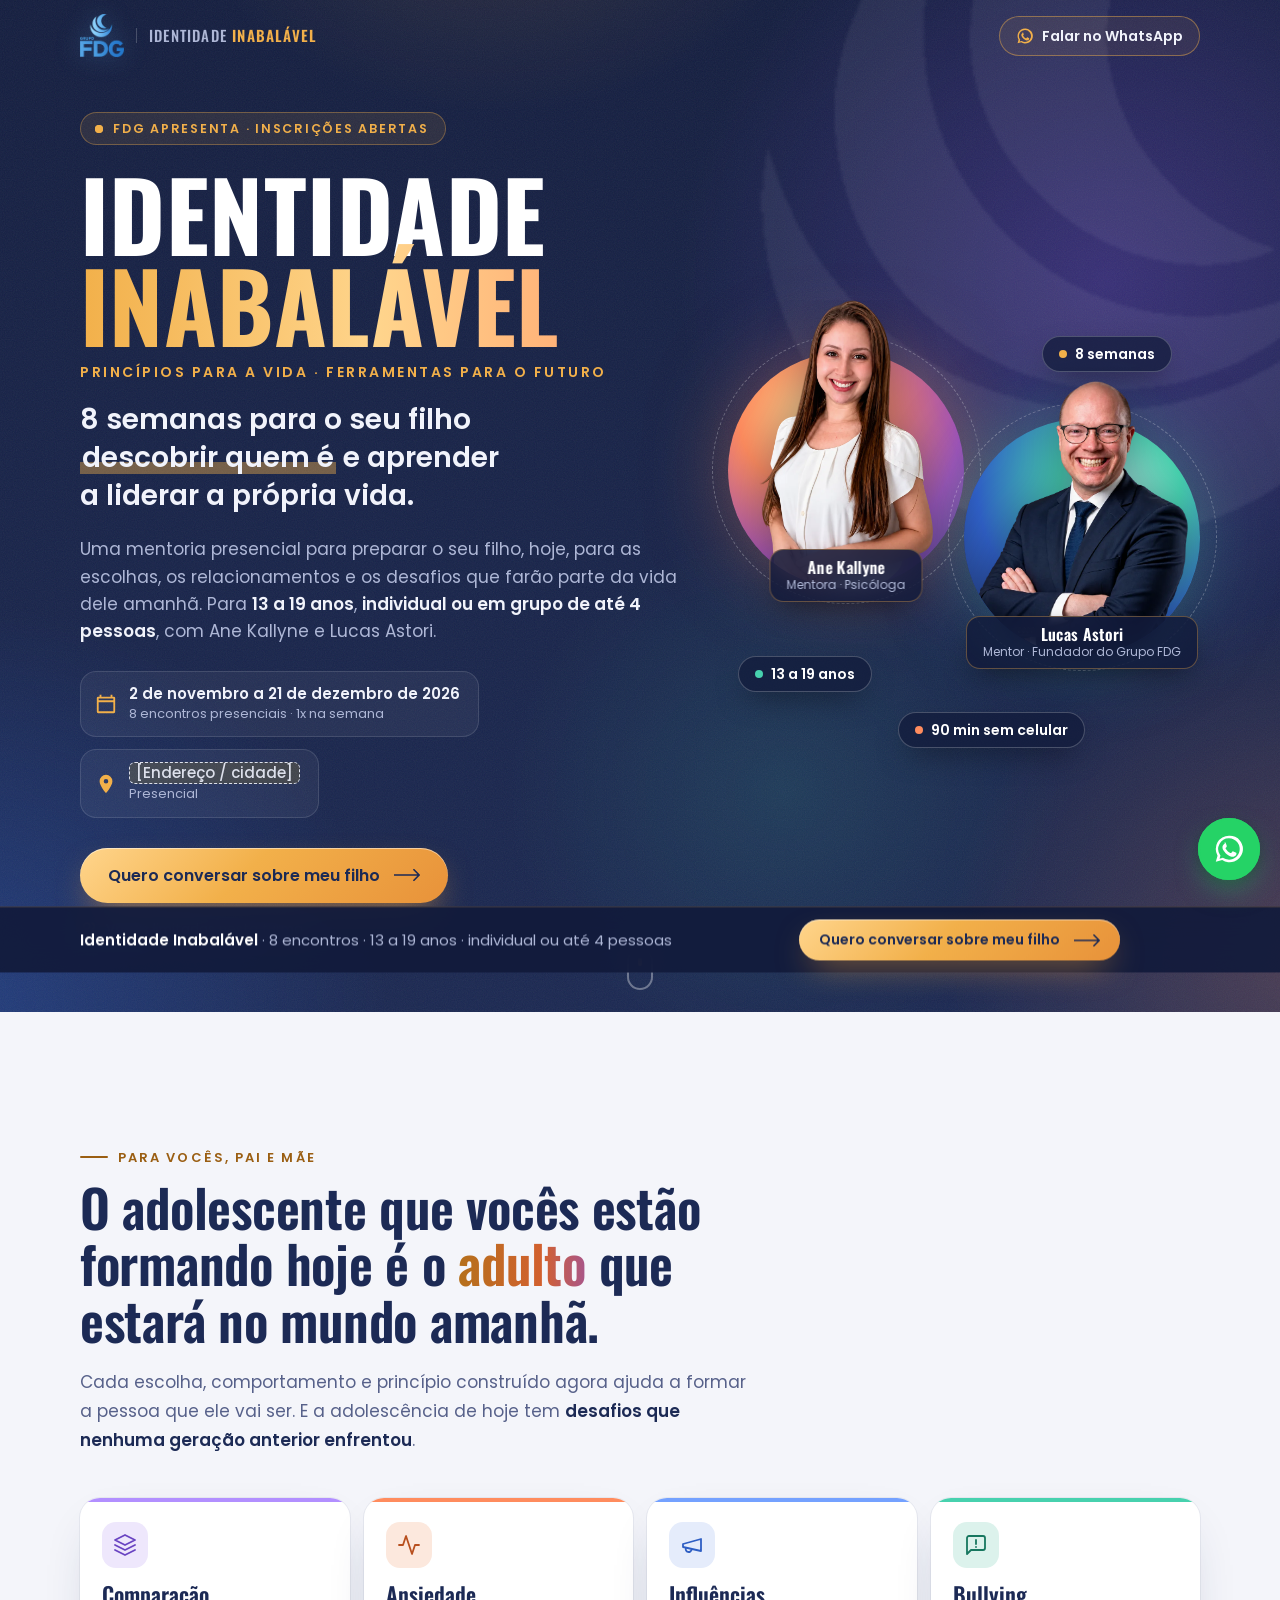
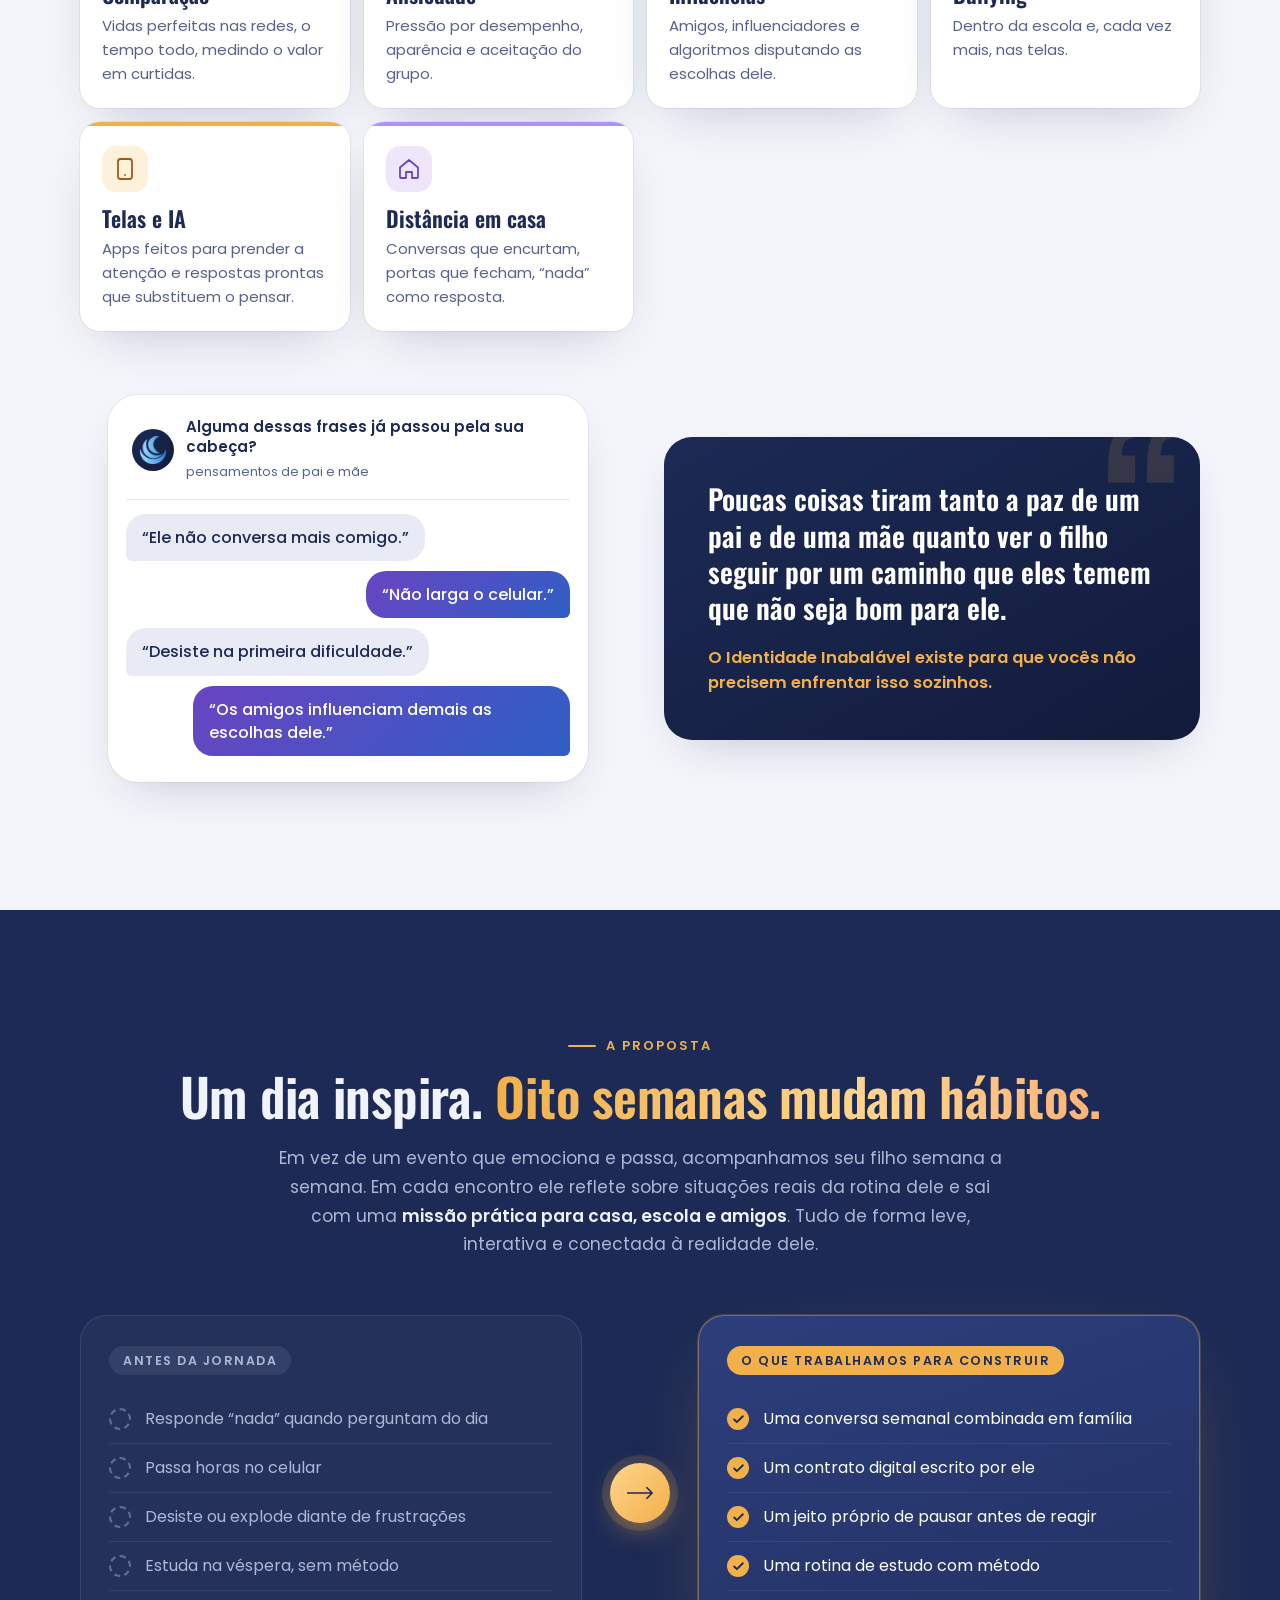
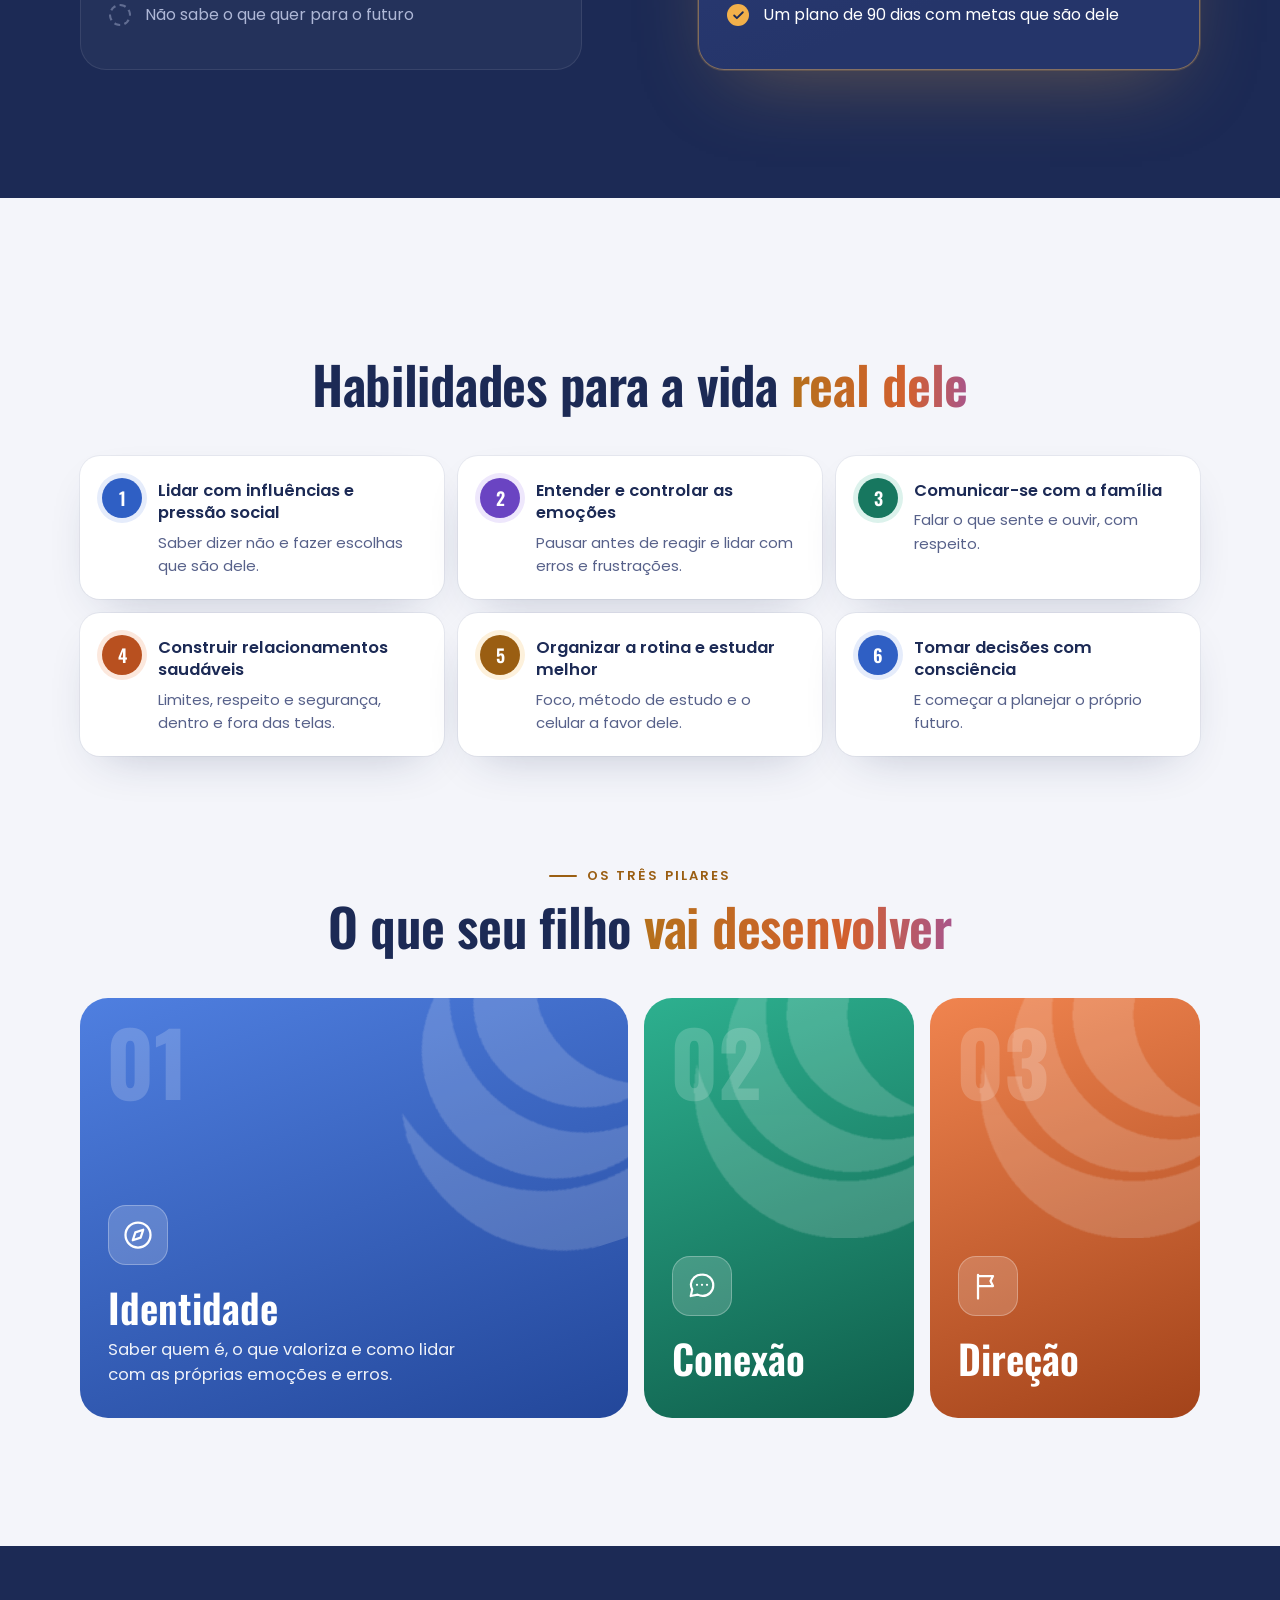
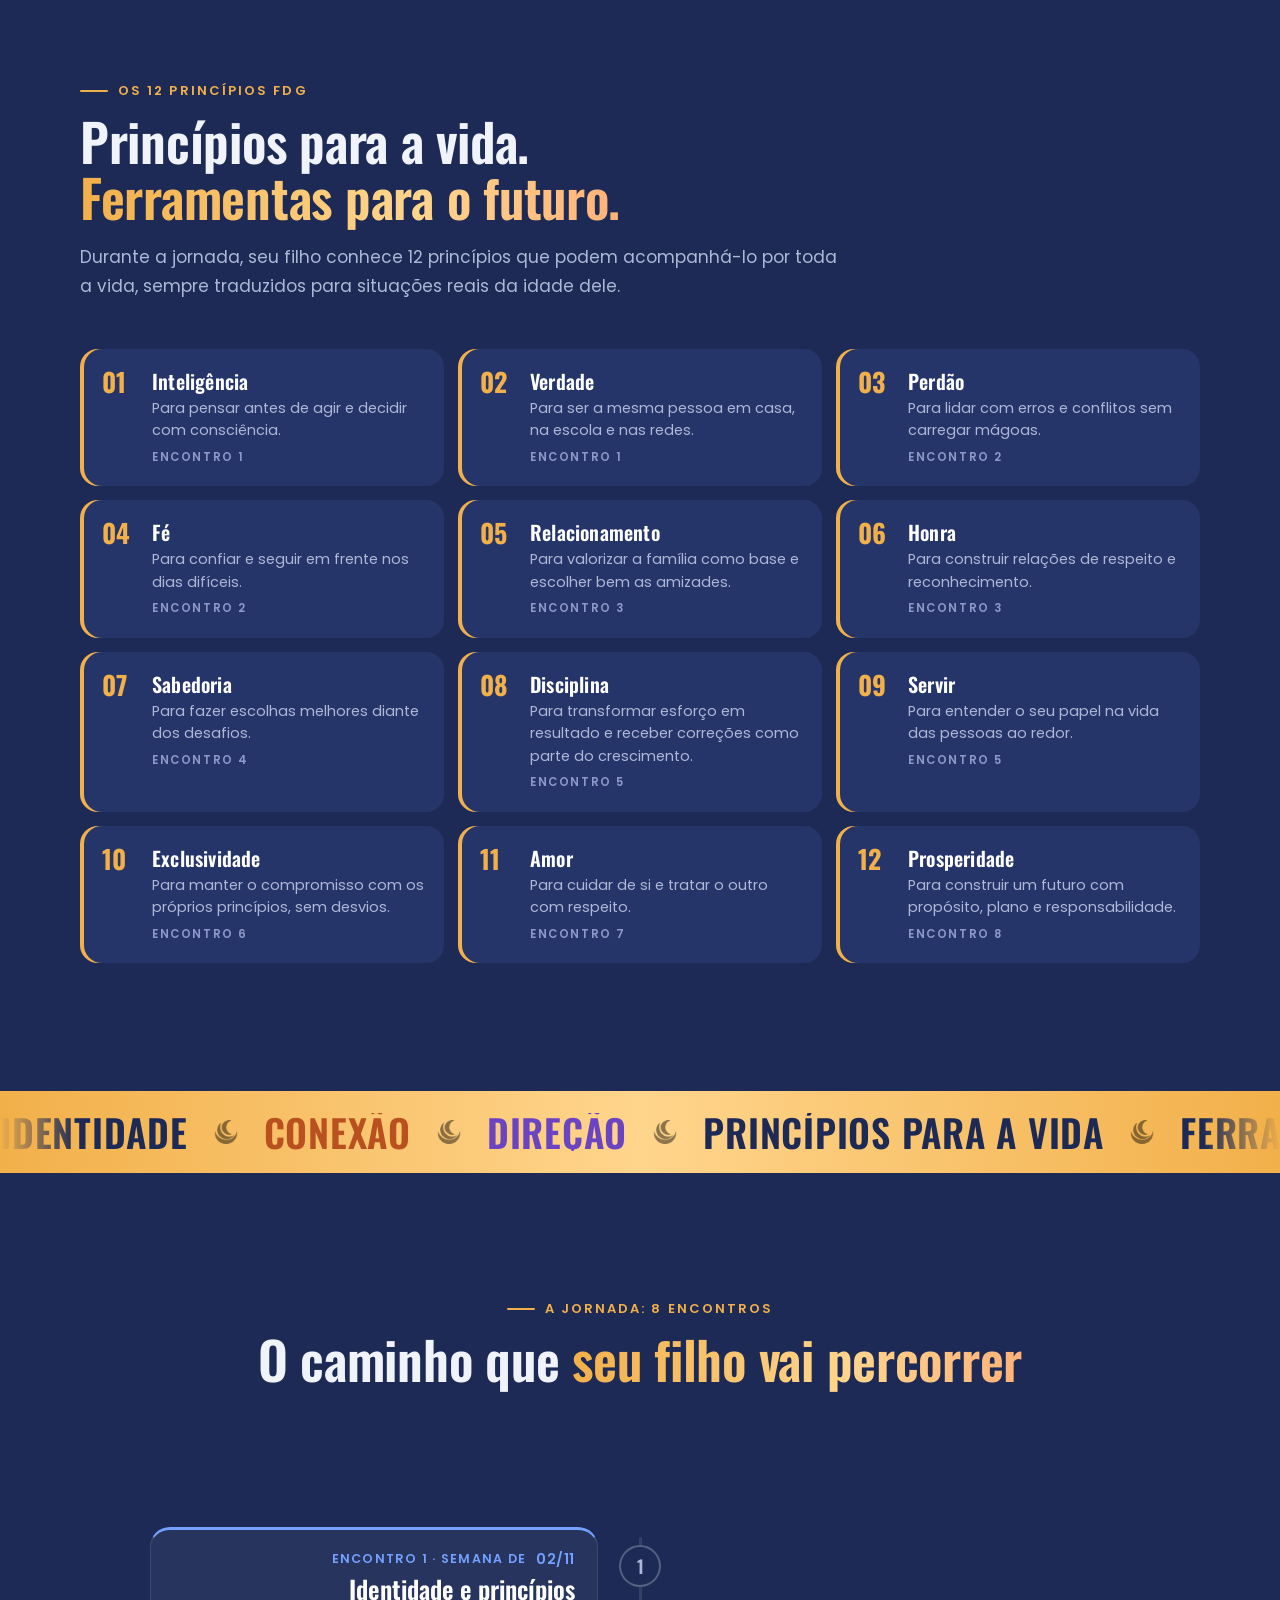
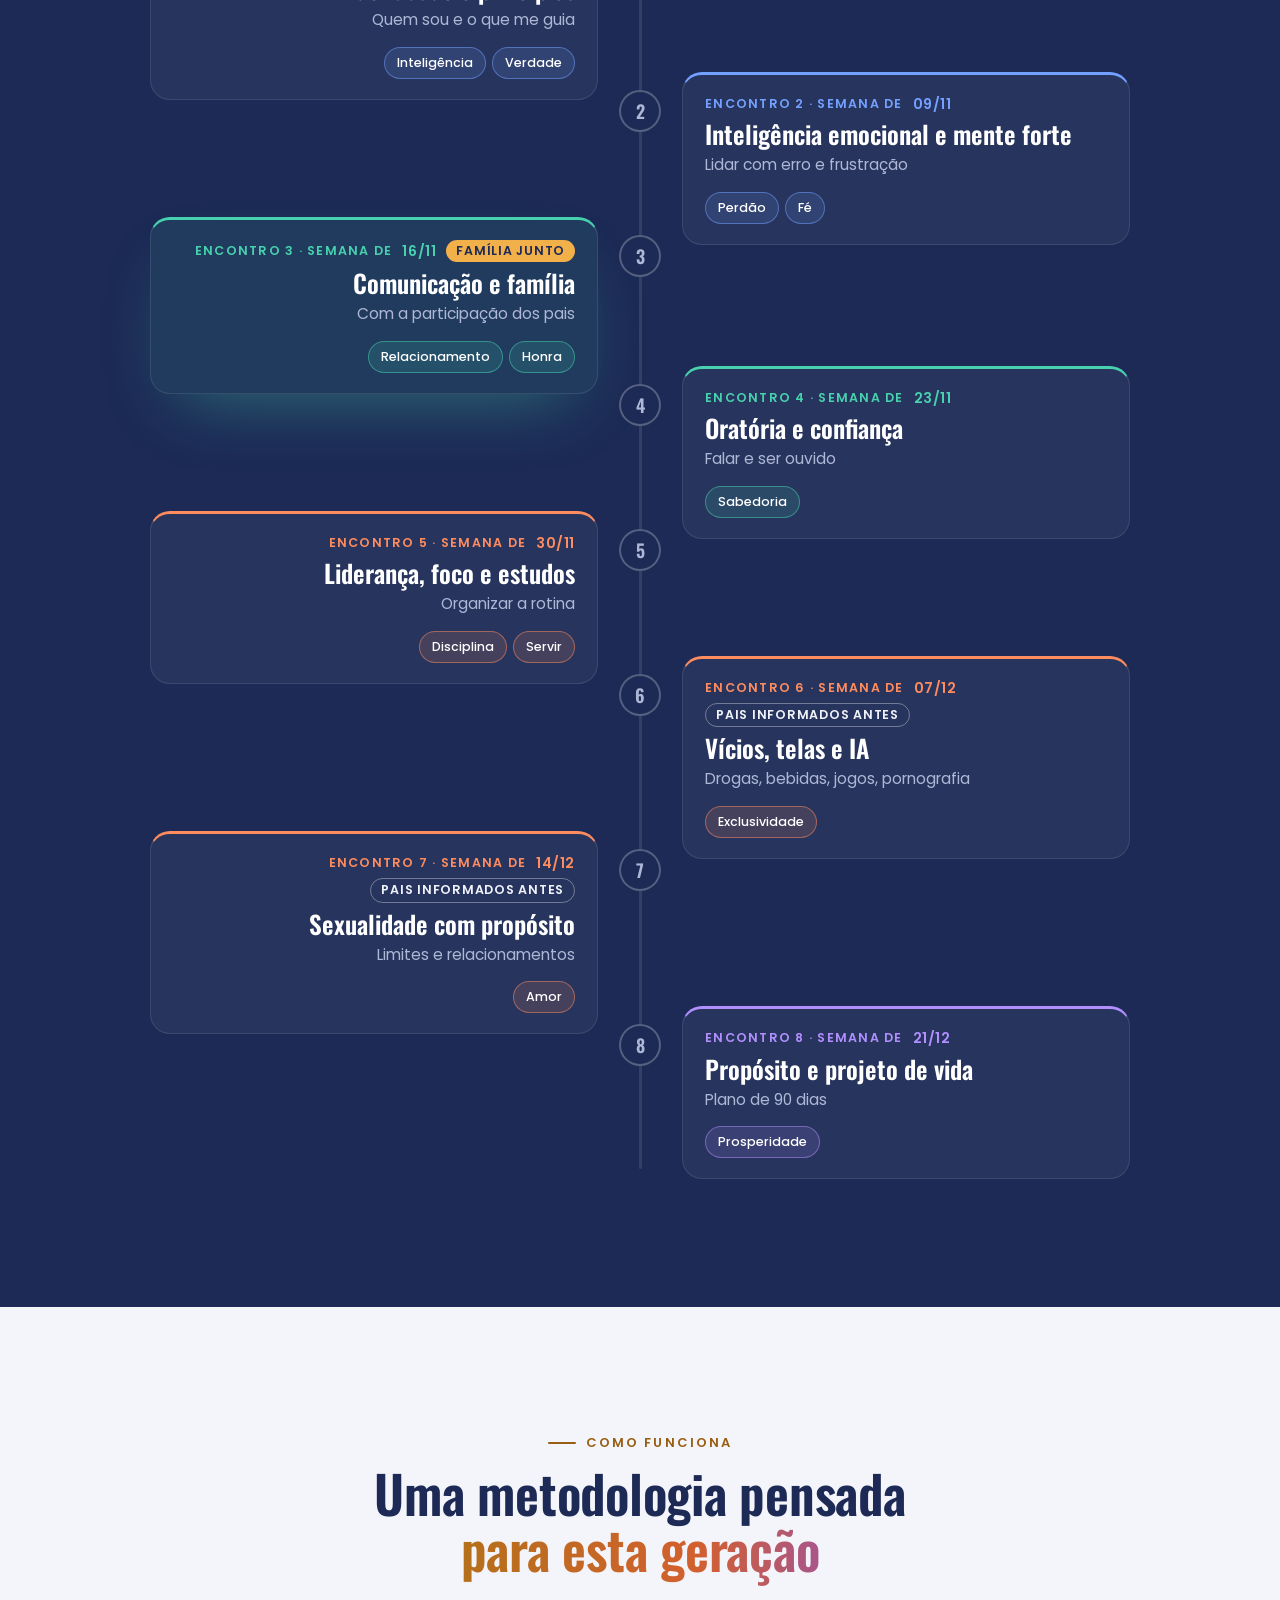
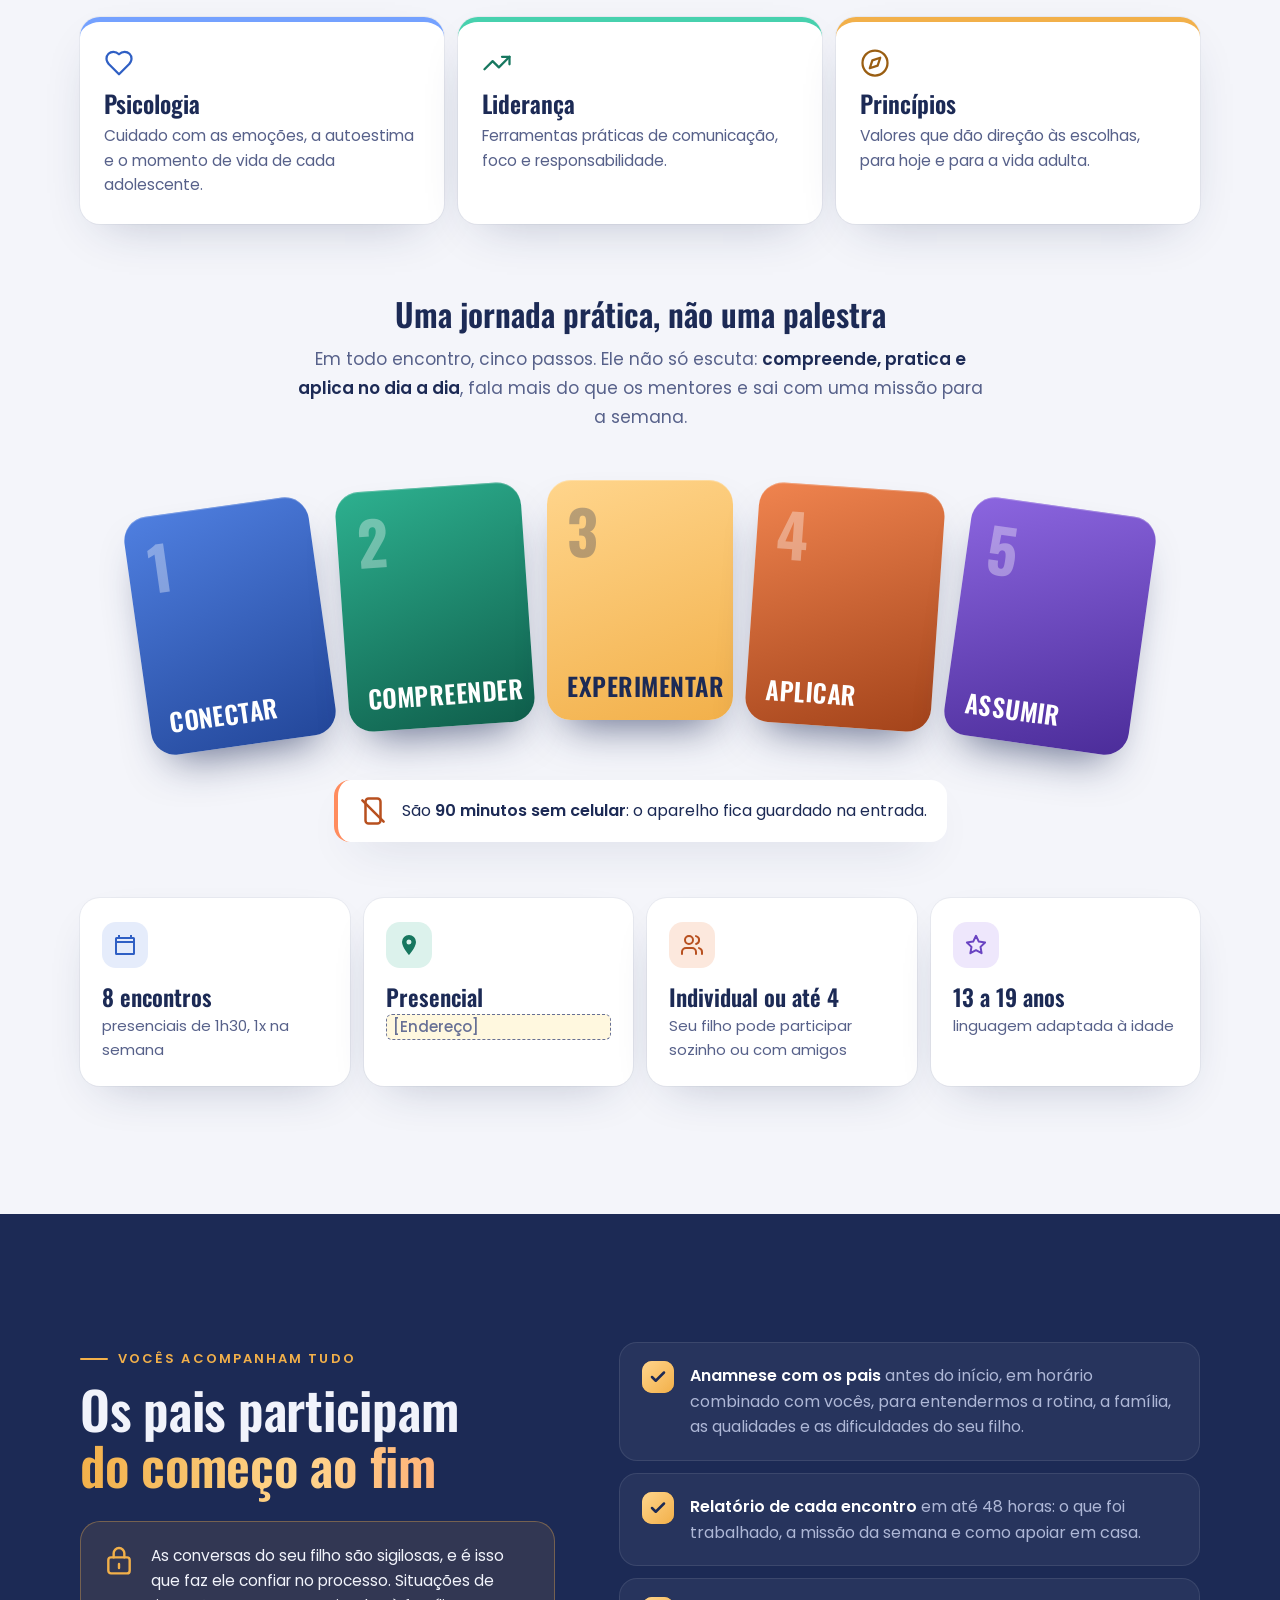
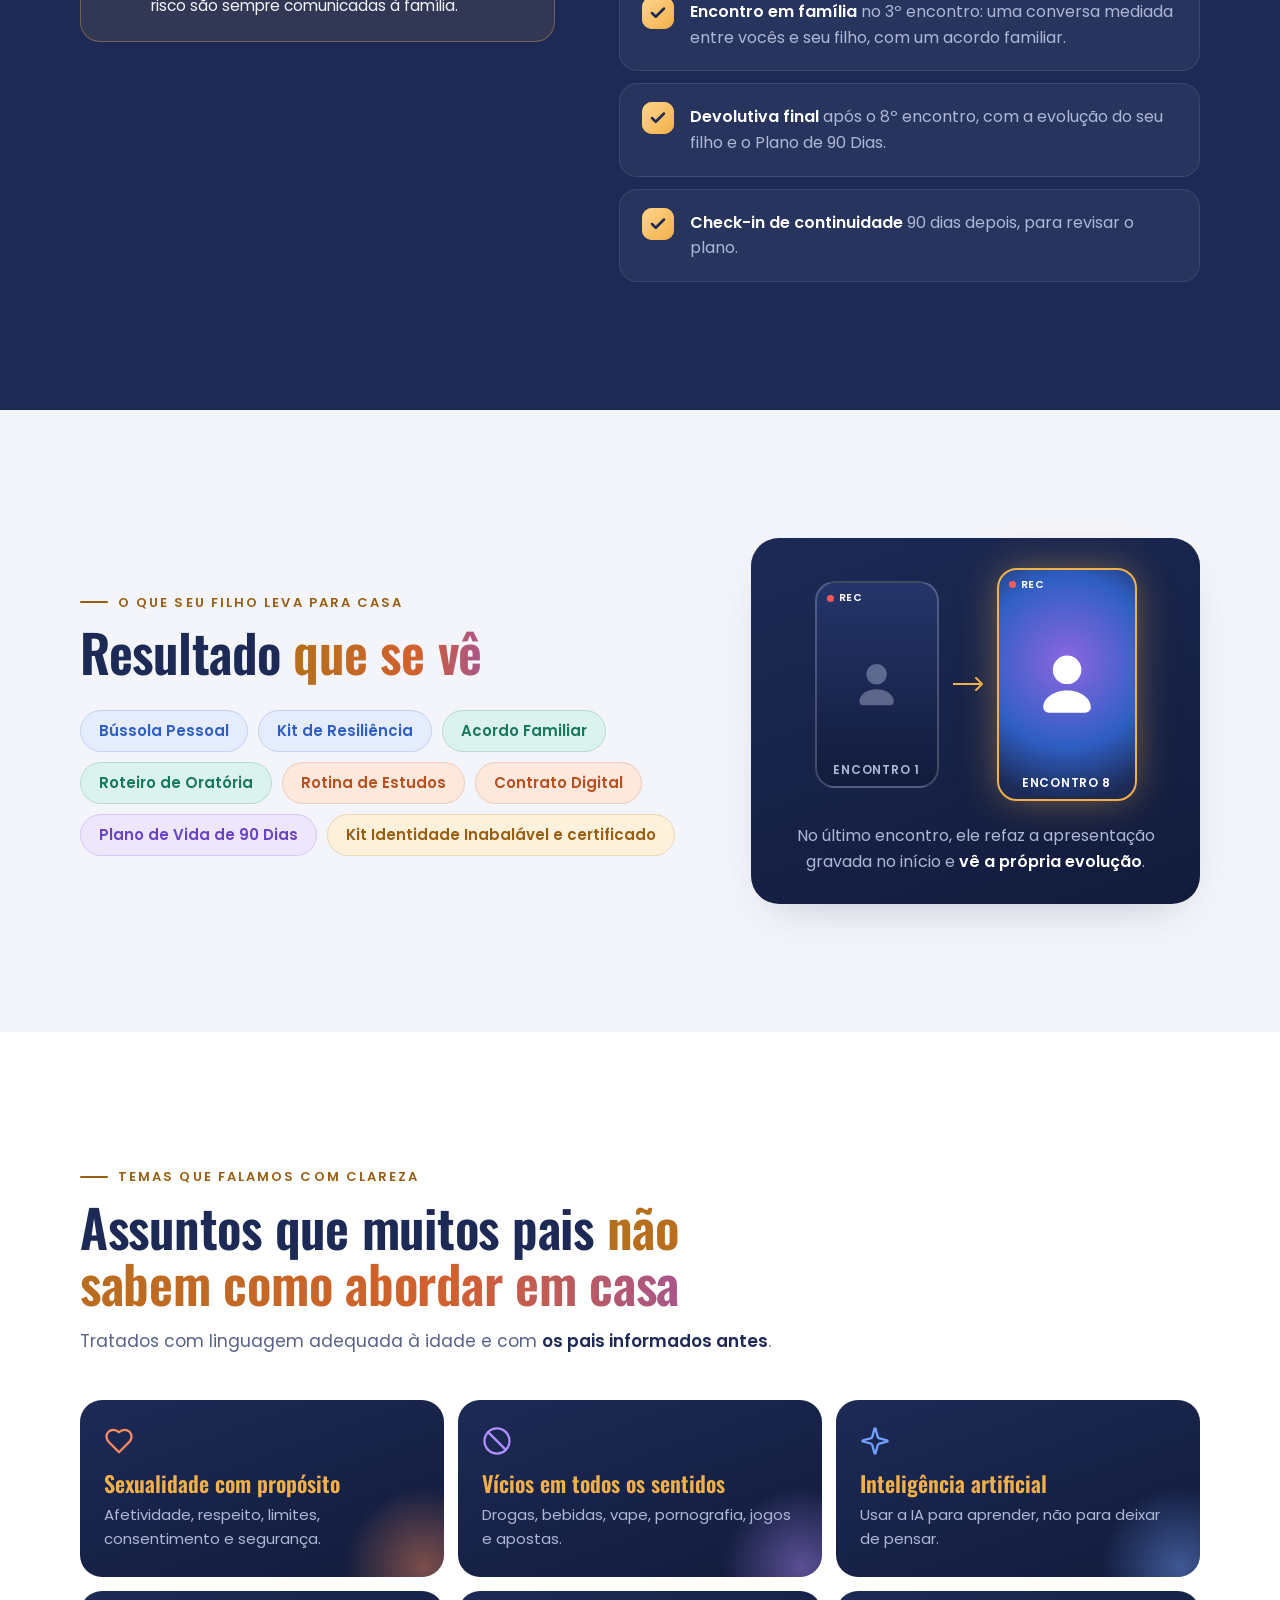
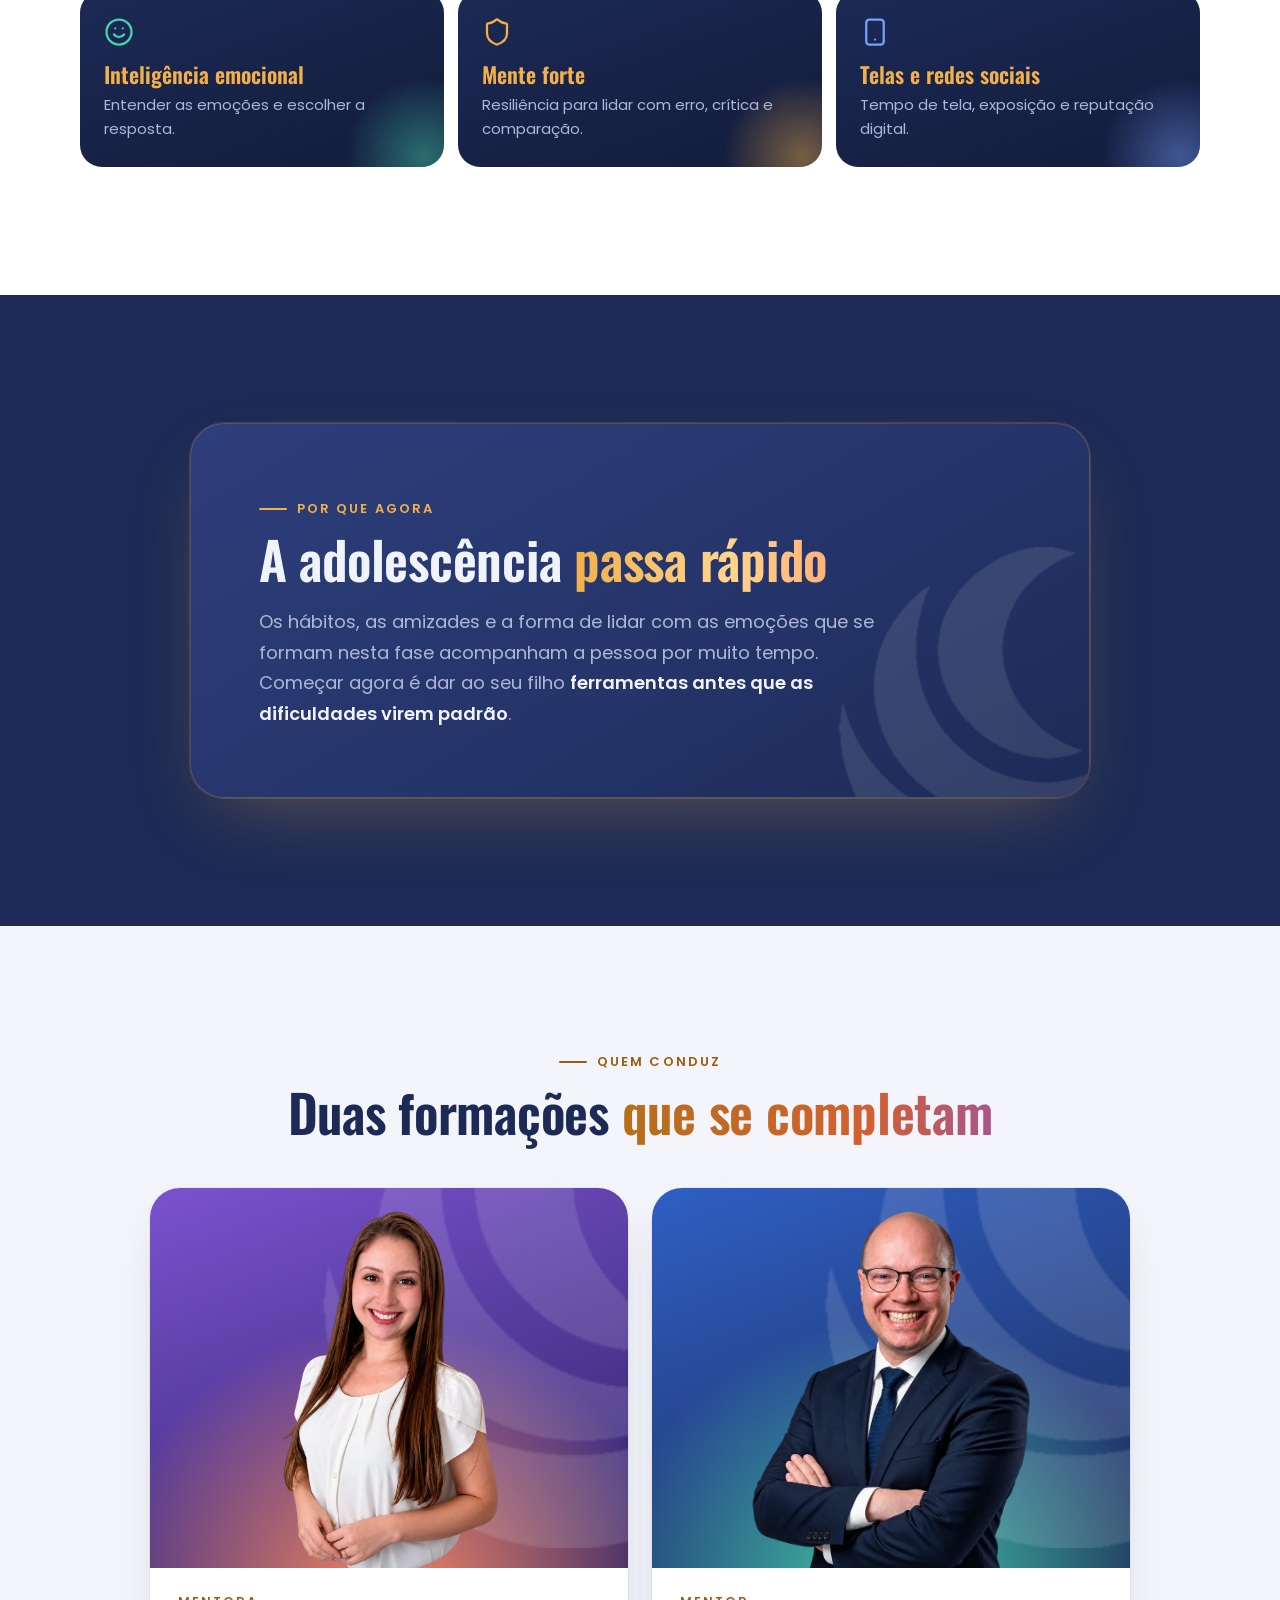
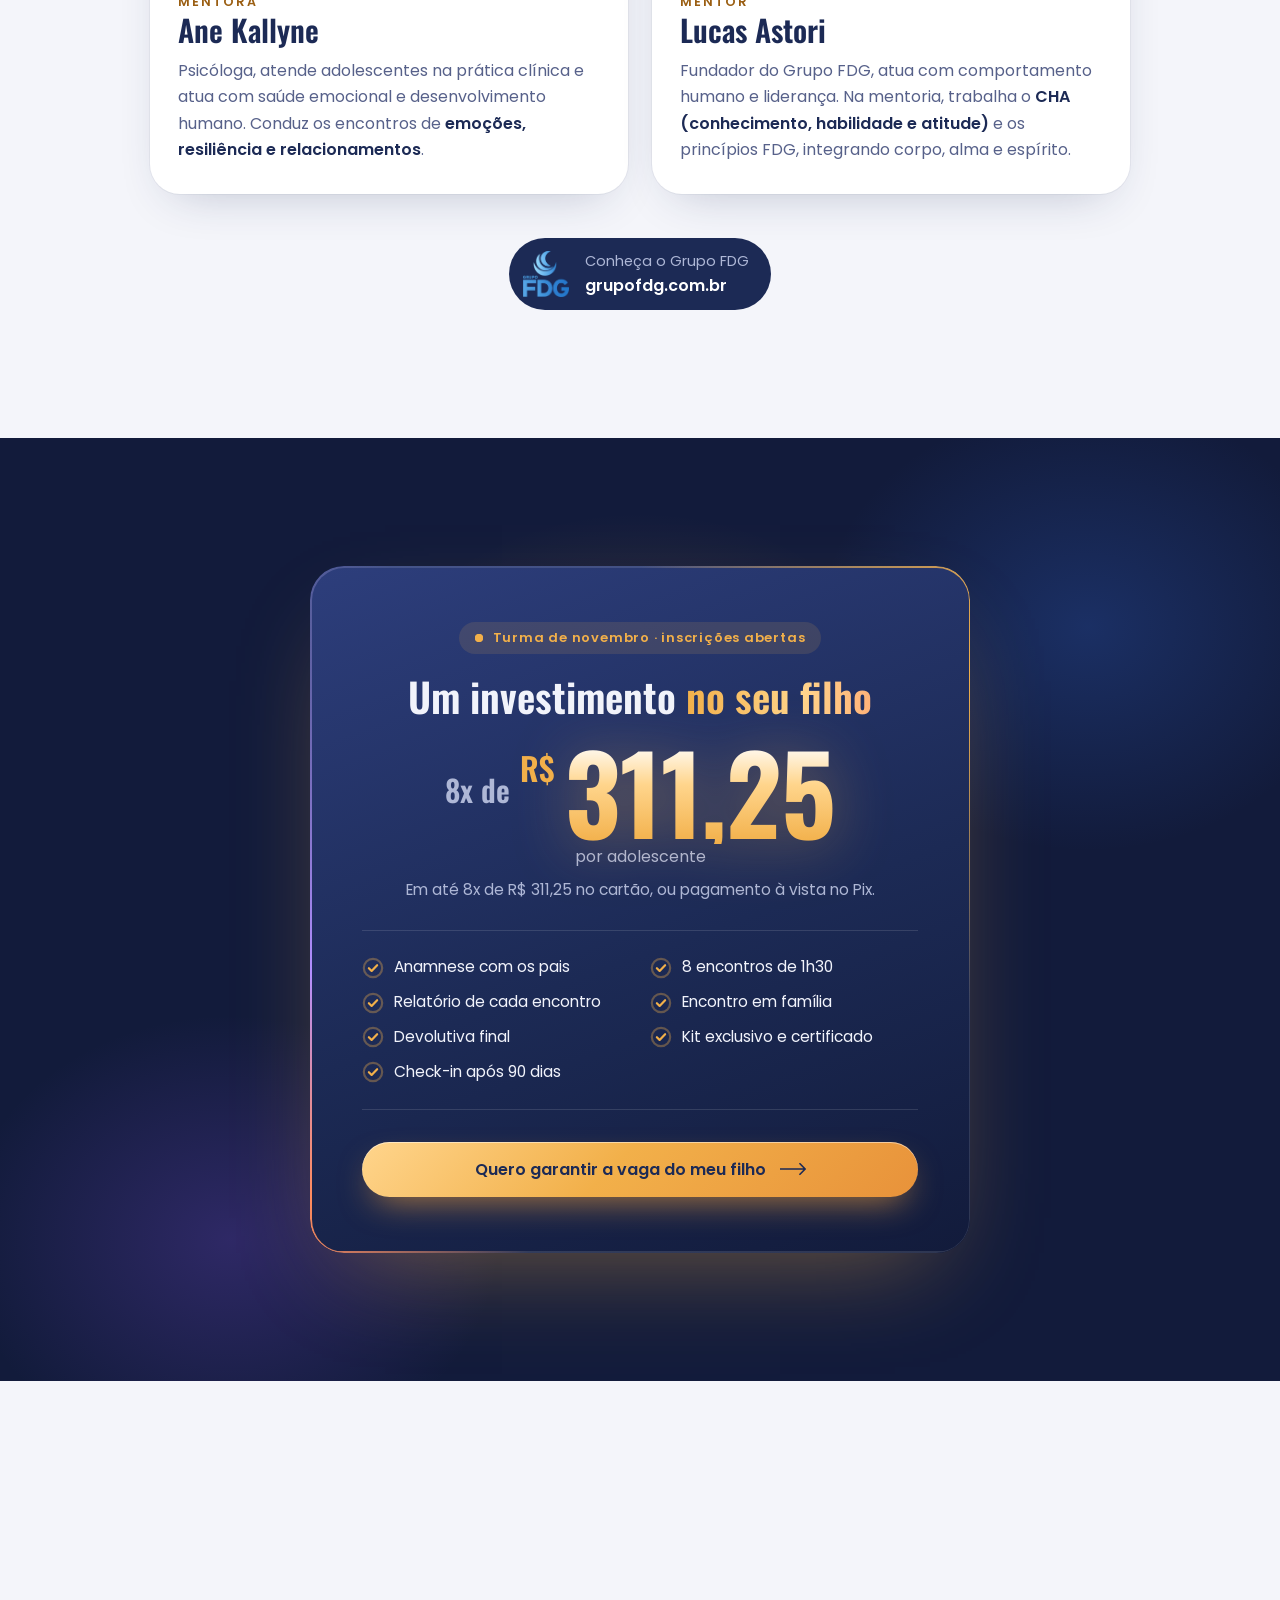
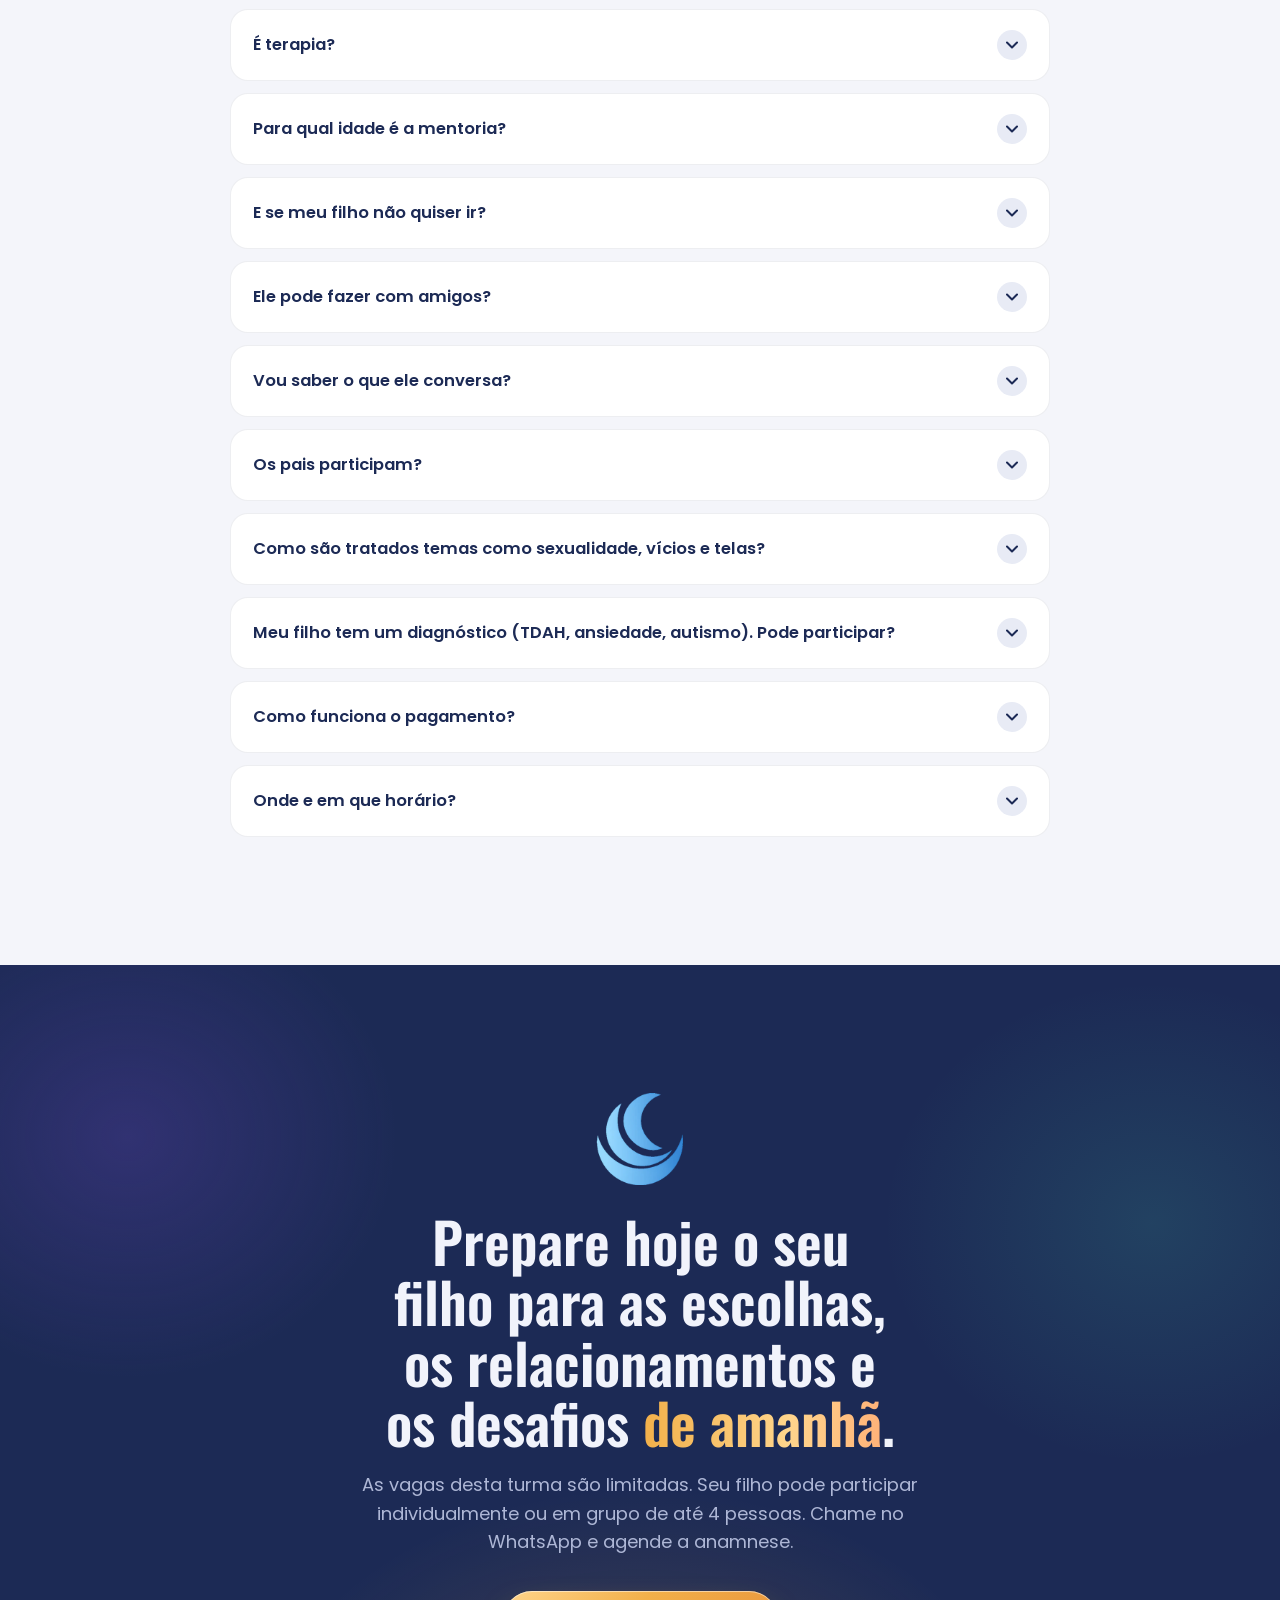
<file: mentoriaidentidade/index.html>
<!DOCTYPE html>
<html lang="pt-BR">
<head>
  <meta charset="utf-8" />
  <meta name="viewport" content="width=device-width, initial-scale=1" />
  <title>Identidade Inabalável · Mentoria para adolescentes · Grupo FDG</title>
  <meta name="description" content="Princípios para a vida, ferramentas para o futuro. Mentoria presencial de 8 semanas para adolescentes e jovens de 13 a 19 anos, individual ou em grupo de até 4 pessoas, com Ane Kallyne e Lucas Astori." />
  <meta name="theme-color" content="#1C2A55" />
  <meta property="og:type" content="website" />
  <meta property="og:locale" content="pt_BR" />
  <meta property="og:site_name" content="Grupo FDG" />
  <meta property="og:title" content="Identidade Inabalável · Mentoria para adolescentes" />
  <meta property="og:description" content="Uma mentoria de 8 semanas para preparar o seu filho, hoje, para as escolhas, os relacionamentos e os desafios de amanhã. 13 a 19 anos, individual ou em grupo de até 4 pessoas." />
  <meta property="og:image" content="assets/img/logo-fdg.png" />
  <link rel="icon" type="image/png" href="assets/img/favicon.png" />
  <link rel="preconnect" href="https://fonts.googleapis.com" />
  <link rel="preconnect" href="https://fonts.gstatic.com" crossorigin />
  <link rel="stylesheet" href="https://fonts.googleapis.com/css2?family=Oswald:wght@500;600;700&family=Poppins:wght@400;500;600;700&display=swap" />
  <link rel="preload" href="assets/img/logo-fdg.webp" as="image" />
  <link rel="stylesheet" href="assets/css/style.css" />
  <script>
    /* Marca a página como animada antes do primeiro quadro. O CSS só
       esconde o que vai ser revelado quando esta marca existe, então
       nada some para quem está sem JavaScript. */
    document.documentElement.dataset.anima = '';
  </script>
  <noscript>
    <style>
      [data-anima] .revela, [data-anima] .revela * { opacity: 1 !important; translate: none !important; transform: none !important; }
      [data-anima] .balao { opacity: 1 !important; translate: none !important; }
    </style>
  </noscript>
</head>
<body>

  <!-- ============ NAV FIXA ============ -->
  <header class="nav" data-nav>
    <div class="container nav__inner">
      <a class="nav__logo" href="#topo" aria-label="Grupo FDG, voltar ao topo">
        <img src="assets/img/logo-fdg.webp" width="200" height="197" alt="Grupo FDG" />
        <span class="nav__produto">Identidade <b>Inabalável</b></span>
      </a>
      <a class="nav__cta" href="https://wa.me/5541995309571?text=Ol%C3%A1!%20Vi%20a%20p%C3%A1gina%20do%20Identidade%20Inabal%C3%A1vel%20e%20quero%20saber%20mais%20para%20o%20meu%20filho." target="_blank" rel="noopener" data-cta="nav">
        <svg viewBox="0 0 24 24" aria-hidden="true"><use href="#i-zap" /></svg>
        <span>Falar no WhatsApp</span>
      </a>
    </div>
  </header>

  <main id="topo">

    <!-- ============ TOPO ============
         Em 5 segundos o pai entende o que é, para quem é e quando acontece. -->
    <section class="hero">
      <div class="hero__tinta" aria-hidden="true"></div>
      <div class="hero__grao" aria-hidden="true"></div>
      <img class="hero__lua" src="assets/img/simbolo-fdg.webp" width="256" height="256" alt="" aria-hidden="true" />

      <div class="container hero__grade">
        <div class="hero__texto">
          <p class="hero__olho entra" style="--d:0">
            <span class="pulso" aria-hidden="true"></span>
            FDG apresenta · Inscrições abertas
          </p>
          <h1 class="hero__titulo">
            <span class="hero__nome entra" style="--d:1">Identidade <span class="brilho">Inabalável</span></span>
            <span class="hero__lema entra" style="--d:2">Princípios para a vida · Ferramentas para o futuro</span>
            <span class="hero__frase entra" style="--d:3">8 semanas para o seu filho <span class="marca">descobrir quem é</span> e aprender a liderar a própria vida.</span>
          </h1>
          <p class="hero__sub entra" style="--d:4">
            Uma mentoria presencial para preparar o seu filho, hoje, para as escolhas, os
            relacionamentos e os desafios que farão parte da vida dele amanhã. Para
            <b>13 a 19 anos</b>, <b>individual ou em grupo de até 4 pessoas</b>, com Ane Kallyne e Lucas Astori.
          </p>

          <ul class="fichas entra" style="--d:5">
            <li class="ficha">
              <svg viewBox="0 0 24 24" aria-hidden="true"><use href="#i-agenda" /></svg>
              <span><b>2 de novembro a 21 de dezembro de 2026</b><small>8 encontros presenciais · 1x na semana</small></span>
            </li>
            <li class="ficha">
              <svg viewBox="0 0 24 24" aria-hidden="true"><use href="#i-local" /></svg>
              <span><b><span class="pendente">[Endereço / cidade]</span></b><small>Presencial</small></span>
            </li>
          </ul>

          <div class="hero__acoes entra" style="--d:6">
            <a class="btn" href="https://wa.me/5541995309571?text=Ol%C3%A1!%20Vi%20a%20p%C3%A1gina%20do%20Identidade%20Inabal%C3%A1vel%20e%20quero%20saber%20mais%20para%20o%20meu%20filho." target="_blank" rel="noopener" data-cta="hero">
              <span>Quero conversar sobre meu filho</span>
              <svg viewBox="0 0 32 16" aria-hidden="true"><use href="#i-seta" /></svg>
            </a>
            <p class="aviso">
              <svg viewBox="0 0 24 24" aria-hidden="true"><use href="#i-grupo" /></svg>
              Vagas limitadas nesta turma
            </p>
          </div>
        </div>

        <!-- Um retrato para cada mentor, cada um no seu disco de luz: um em
             tons quentes, outro em tons frios. -->
        <div class="hero__fotos entra" style="--d:2">
          <figure class="retrato retrato--ane">
            <span class="retrato__disco" aria-hidden="true"></span>
            <div class="retrato__recorte">
              <img src="assets/img/ane-kallyne.webp" width="640" height="1053" alt="Ane Kallyne" fetchpriority="high" />
            </div>
            <figcaption class="retrato__nome"><b>Ane Kallyne</b>Mentora · Psicóloga</figcaption>
          </figure>
          <figure class="retrato retrato--lucas">
            <span class="retrato__disco" aria-hidden="true"></span>
            <div class="retrato__recorte">
              <img src="assets/img/lucas-astori.webp" width="640" height="825" alt="Lucas Astori" fetchpriority="high" />
            </div>
            <figcaption class="retrato__nome"><b>Lucas Astori</b>Mentor · Fundador do Grupo FDG</figcaption>
          </figure>
          <span class="bolha bolha--1" aria-hidden="true">8 semanas</span>
          <span class="bolha bolha--2" aria-hidden="true">90 min sem celular</span>
          <span class="bolha bolha--3" aria-hidden="true">13 a 19 anos</span>
        </div>
      </div>

      <a class="hero__rolar" href="#pais" aria-label="Rolar para a próxima seção">
        <span></span>
      </a>
    </section>

    <!-- ============ PARA VOCÊS, PAI E MÃE ============
         Os desafios desta geração em cartões; depois as frases que os pais
         reconhecem, em balões que entram um a um com o "digitando" antes. -->
    <section class="pais secao secao--clara" id="pais">
      <div class="container">
        <div class="pais__topo revela">
          <p class="olho">Para vocês, pai e mãe</p>
          <h2 class="titulo">O adolescente que vocês estão formando hoje é o <span class="brilho">adulto</span> que estará no mundo amanhã.</h2>
          <p class="texto">
            Cada escolha, comportamento e princípio construído agora ajuda a formar a pessoa
            que ele vai ser. E a adolescência de hoje tem <b>desafios que nenhuma geração
            anterior enfrentou</b>.
          </p>
        </div>

        <ul class="desafios">
          <li class="desafio tom-roxo revela" style="--i:0">
            <span class="desafio__icone" aria-hidden="true"><svg viewBox="0 0 24 24"><use href="#i-camadas" /></svg></span>
            <h3>Comparação</h3>
            <p>Vidas perfeitas nas redes, o tempo todo, medindo o valor em curtidas.</p>
          </li>
          <li class="desafio tom-coral revela" style="--i:1">
            <span class="desafio__icone" aria-hidden="true"><svg viewBox="0 0 24 24"><use href="#i-pulso" /></svg></span>
            <h3>Ansiedade</h3>
            <p>Pressão por desempenho, aparência e aceitação do grupo.</p>
          </li>
          <li class="desafio tom-azul revela" style="--i:2">
            <span class="desafio__icone" aria-hidden="true"><svg viewBox="0 0 24 24"><use href="#i-megafone" /></svg></span>
            <h3>Influências</h3>
            <p>Amigos, influenciadores e algoritmos disputando as escolhas dele.</p>
          </li>
          <li class="desafio tom-verde revela" style="--i:0">
            <span class="desafio__icone" aria-hidden="true"><svg viewBox="0 0 24 24"><use href="#i-balao-alerta" /></svg></span>
            <h3>Bullying</h3>
            <p>Dentro da escola e, cada vez mais, nas telas.</p>
          </li>
          <li class="desafio tom-ouro revela" style="--i:1">
            <span class="desafio__icone" aria-hidden="true"><svg viewBox="0 0 24 24"><use href="#i-celular" /></svg></span>
            <h3>Telas e IA</h3>
            <p>Apps feitos para prender a atenção e respostas prontas que substituem o pensar.</p>
          </li>
          <li class="desafio tom-roxo revela" style="--i:2">
            <span class="desafio__icone" aria-hidden="true"><svg viewBox="0 0 24 24"><use href="#i-casa" /></svg></span>
            <h3>Distância em casa</h3>
            <p>Conversas que encurtam, portas que fecham, “nada” como resposta.</p>
          </li>
        </ul>

        <div class="pais__grade">
          <div class="conversa" data-conversa>
            <div class="conversa__topo" aria-hidden="true">
              <span class="conversa__avatar"></span>
              <span><b>Alguma dessas frases já passou pela sua cabeça?</b><small>pensamentos de pai e mãe</small></span>
            </div>
            <ul class="conversa__lista">
              <li class="balao">“Ele não conversa mais comigo.”</li>
              <li class="balao">“Não larga o celular.”</li>
              <li class="balao">“Desiste na primeira dificuldade.”</li>
              <li class="balao">“Os amigos influenciam demais as escolhas dele.”</li>
            </ul>
            <span class="digitando" aria-hidden="true"><i></i><i></i><i></i></span>
          </div>

          <blockquote class="desabafo revela">
            <p class="desabafo__frase">Poucas coisas tiram tanto a paz de um pai e de uma mãe quanto ver o filho seguir por um caminho que eles temem que não seja bom para ele.</p>
            <p class="desabafo__resposta">O Identidade Inabalável existe para que vocês não precisem enfrentar isso sozinhos.</p>
          </blockquote>
        </div>
      </div>
    </section>

    <!-- ============ A PROPOSTA ============ -->
    <section class="promessa secao secao--escura" id="proposta">
      <div class="container">
        <div class="promessa__topo revela">
          <p class="olho">A proposta</p>
          <h2 class="titulo centro">Um dia inspira. <span class="brilho">Oito semanas mudam hábitos.</span></h2>
          <p class="texto centro promessa__apoio">
            Em vez de um evento que emociona e passa, acompanhamos seu filho semana a semana.
            Em cada encontro ele reflete sobre situações reais da rotina dele e sai com uma
            <b>missão prática para casa, escola e amigos</b>. Tudo de forma leve, interativa e
            conectada à realidade dele.
          </p>
        </div>

        <div class="duelo">
          <article class="carta carta--antes revela">
            <p class="carta__selo">Antes da jornada</p>
            <ul class="carta__lista">
              <li style="--i:0">Responde “nada” quando perguntam do dia</li>
              <li style="--i:1">Passa horas no celular</li>
              <li style="--i:2">Desiste ou explode diante de frustrações</li>
              <li style="--i:3">Estuda na véspera, sem método</li>
              <li style="--i:4">Não sabe o que quer para o futuro</li>
            </ul>
          </article>

          <span class="duelo__seta" aria-hidden="true">
            <svg viewBox="0 0 32 16"><use href="#i-seta" /></svg>
          </span>

          <article class="carta carta--depois revela">
            <p class="carta__selo">O que trabalhamos para construir</p>
            <ul class="carta__lista">
              <li style="--i:0">Uma conversa semanal combinada em família</li>
              <li style="--i:1">Um contrato digital escrito por ele</li>
              <li style="--i:2">Um jeito próprio de pausar antes de reagir</li>
              <li style="--i:3">Uma rotina de estudo com método</li>
              <li style="--i:4">Um plano de 90 dias com metas que são dele</li>
            </ul>
          </article>
        </div>
      </div>
    </section>

    <!-- ============ O QUE VAI APRENDER + OS TRÊS PILARES ============
         Os pilares: no desktop é um acordeão horizontal (o ativo abre); no
         celular o mesmo <ul> vira carrossel com scroll-snap. Sem JS, ficam
         três painéis iguais com todo o texto à mostra. -->
    <section class="aprender secao secao--clara" id="aprender">
      <div class="container">
        <p class="olho centro revela">O que seu filho vai aprender</p>
        <h2 class="titulo centro revela">Habilidades para a vida <span class="brilho">real dele</span></h2>

        <ol class="habilidades">
          <li class="habilidade tom-azul revela" style="--i:0">
            <span class="habilidade__n" aria-hidden="true">1</span>
            <div><h3>Lidar com influências e pressão social</h3><p>Saber dizer não e fazer escolhas que são dele.</p></div>
          </li>
          <li class="habilidade tom-roxo revela" style="--i:1">
            <span class="habilidade__n" aria-hidden="true">2</span>
            <div><h3>Entender e controlar as emoções</h3><p>Pausar antes de reagir e lidar com erros e frustrações.</p></div>
          </li>
          <li class="habilidade tom-verde revela" style="--i:2">
            <span class="habilidade__n" aria-hidden="true">3</span>
            <div><h3>Comunicar-se com a família</h3><p>Falar o que sente e ouvir, com respeito.</p></div>
          </li>
          <li class="habilidade tom-coral revela" style="--i:0">
            <span class="habilidade__n" aria-hidden="true">4</span>
            <div><h3>Construir relacionamentos saudáveis</h3><p>Limites, respeito e segurança, dentro e fora das telas.</p></div>
          </li>
          <li class="habilidade tom-ouro revela" style="--i:1">
            <span class="habilidade__n" aria-hidden="true">5</span>
            <div><h3>Organizar a rotina e estudar melhor</h3><p>Foco, método de estudo e o celular a favor dele.</p></div>
          </li>
          <li class="habilidade tom-azul revela" style="--i:2">
            <span class="habilidade__n" aria-hidden="true">6</span>
            <div><h3>Tomar decisões com consciência</h3><p>E começar a planejar o próprio futuro.</p></div>
          </li>
        </ol>

        <div class="pilares">
          <p class="olho centro revela">Os três pilares</p>
          <h2 class="titulo centro revela">O que seu filho <span class="brilho">vai desenvolver</span></h2>

          <ul class="pilares__painel revela" data-acordeao data-carrossel="pilares">
            <li class="pilar pilar--azul ativo" tabindex="0">
              <span class="pilar__n" aria-hidden="true">01</span>
              <span class="pilar__icone" aria-hidden="true"><svg viewBox="0 0 24 24"><use href="#i-bussola" /></svg></span>
              <div class="pilar__conteudo">
                <h3 class="pilar__titulo">Identidade</h3>
                <p class="pilar__desc">Saber quem é, o que valoriza e como lidar com as próprias emoções e erros.</p>
              </div>
            </li>
            <li class="pilar pilar--verde" tabindex="0">
              <span class="pilar__n" aria-hidden="true">02</span>
              <span class="pilar__icone" aria-hidden="true"><svg viewBox="0 0 24 24"><use href="#i-conexao" /></svg></span>
              <div class="pilar__conteudo">
                <h3 class="pilar__titulo">Conexão</h3>
                <p class="pilar__desc">Conversar com a família, se expressar com confiança e escolher bem as relações.</p>
              </div>
            </li>
            <li class="pilar pilar--coral" tabindex="0">
              <span class="pilar__n" aria-hidden="true">03</span>
              <span class="pilar__icone" aria-hidden="true"><svg viewBox="0 0 24 24"><use href="#i-direcao" /></svg></span>
              <div class="pilar__conteudo">
                <h3 class="pilar__titulo">Direção</h3>
                <p class="pilar__desc">Liderar a rotina, usar a tela com consciência e construir um projeto de vida.</p>
              </div>
            </li>
          </ul>
          <div class="pontos" data-carrossel-pontos="pilares" aria-hidden="true">
            <span class="ativo"></span><span></span><span></span>
          </div>
        </div>
      </div>
    </section>

    <!-- ============ OS 12 PRINCÍPIOS FDG ============ -->
    <section class="principios secao secao--escura" id="principios">
      <div class="container">
        <div class="principios__topo revela">
          <p class="olho">Os 12 princípios FDG</p>
          <h2 class="titulo">Princípios para a vida. <span class="brilho">Ferramentas para o futuro.</span></h2>
          <p class="texto">
            Durante a jornada, seu filho conhece 12 princípios que podem acompanhá-lo por toda
            a vida, sempre traduzidos para situações reais da idade dele.
          </p>
        </div>

        <ol class="principios__lista">
          <li class="principio revela" style="--i:0"><span class="principio__n">01</span><div><h3>Inteligência</h3><p>Para pensar antes de agir e decidir com consciência.</p><small>Encontro 1</small></div></li>
          <li class="principio revela" style="--i:1"><span class="principio__n">02</span><div><h3>Verdade</h3><p>Para ser a mesma pessoa em casa, na escola e nas redes.</p><small>Encontro 1</small></div></li>
          <li class="principio revela" style="--i:2"><span class="principio__n">03</span><div><h3>Perdão</h3><p>Para lidar com erros e conflitos sem carregar mágoas.</p><small>Encontro 2</small></div></li>
          <li class="principio revela" style="--i:0"><span class="principio__n">04</span><div><h3>Fé</h3><p>Para confiar e seguir em frente nos dias difíceis.</p><small>Encontro 2</small></div></li>
          <li class="principio revela" style="--i:1"><span class="principio__n">05</span><div><h3>Relacionamento</h3><p>Para valorizar a família como base e escolher bem as amizades.</p><small>Encontro 3</small></div></li>
          <li class="principio revela" style="--i:2"><span class="principio__n">06</span><div><h3>Honra</h3><p>Para construir relações de respeito e reconhecimento.</p><small>Encontro 3</small></div></li>
          <li class="principio revela" style="--i:0"><span class="principio__n">07</span><div><h3>Sabedoria</h3><p>Para fazer escolhas melhores diante dos desafios.</p><small>Encontro 4</small></div></li>
          <li class="principio revela" style="--i:1"><span class="principio__n">08</span><div><h3>Disciplina</h3><p>Para transformar esforço em resultado e receber correções como parte do crescimento.</p><small>Encontro 5</small></div></li>
          <li class="principio revela" style="--i:2"><span class="principio__n">09</span><div><h3>Servir</h3><p>Para entender o seu papel na vida das pessoas ao redor.</p><small>Encontro 5</small></div></li>
          <li class="principio revela" style="--i:0"><span class="principio__n">10</span><div><h3>Exclusividade</h3><p>Para manter o compromisso com os próprios princípios, sem desvios.</p><small>Encontro 6</small></div></li>
          <li class="principio revela" style="--i:1"><span class="principio__n">11</span><div><h3>Amor</h3><p>Para cuidar de si e tratar o outro com respeito.</p><small>Encontro 7</small></div></li>
          <li class="principio revela" style="--i:2"><span class="principio__n">12</span><div><h3>Prosperidade</h3><p>Para construir um futuro com propósito, plano e responsabilidade.</p><small>Encontro 8</small></div></li>
        </ol>
      </div>
    </section>

    <!-- ============ FAIXA CORRIDA ============
         Marquise de CSS puro: a lista aparece duas vezes e o trilho anda
         metade da própria largura, então a volta é invisível. -->
    <div class="faixa" aria-hidden="true">
      <div class="faixa__janela">
        <div class="faixa__trilho">
          <span>Identidade</span><span>Conexão</span><span>Direção</span><span>Princípios para a vida</span><span>Ferramentas para o futuro</span>
          <span>Identidade</span><span>Conexão</span><span>Direção</span><span>Princípios para a vida</span><span>Ferramentas para o futuro</span>
        </div>
      </div>
    </div>

    <!-- ============ A JORNADA: 8 ENCONTROS ============
         A linha do tempo se desenha conforme a seção sobe na tela. As cores
         seguem o portfólio: azul, verde, coral e roxo por fase. -->
    <section class="jornada secao secao--escura" id="jornada">
      <div class="container">
        <p class="olho centro revela">A jornada: 8 encontros</p>
        <h2 class="titulo centro revela">O caminho que <span class="brilho">seu filho vai percorrer</span></h2>
        <p class="texto centro jornada__apoio revela">
          Um encontro presencial por semana, de <b>1h30</b>, em <b>horário combinado com cada família</b>.
        </p>

        <div class="trilho">
          <span class="trilho__risco" aria-hidden="true"></span>
          <span class="trilho__risco trilho__risco--cheio" data-trilha aria-hidden="true"></span>
          <ol class="passos">
            <li class="passo tom-azul revela">
              <span class="passo__no" aria-hidden="true">1</span>
              <div class="passo__card">
                <p class="passo__data">Encontro 1 · semana de <time datetime="2026-11-02">02/11</time></p>
                <h3 class="passo__titulo">Identidade e princípios</h3>
                <p class="passo__texto">Quem sou e o que me guia</p>
                <p class="principios-chips"><span>Inteligência</span><span>Verdade</span></p>
              </div>
            </li>
            <li class="passo tom-azul revela">
              <span class="passo__no" aria-hidden="true">2</span>
              <div class="passo__card">
                <p class="passo__data">Encontro 2 · semana de <time datetime="2026-11-09">09/11</time></p>
                <h3 class="passo__titulo">Inteligência emocional e mente forte</h3>
                <p class="passo__texto">Lidar com erro e frustração</p>
                <p class="principios-chips"><span>Perdão</span><span>Fé</span></p>
              </div>
            </li>
            <li class="passo tom-verde passo--destaque revela">
              <span class="passo__no" aria-hidden="true">3</span>
              <div class="passo__card">
                <p class="passo__data">Encontro 3 · semana de <time datetime="2026-11-16">16/11</time> <em class="etiqueta">Família junto</em></p>
                <h3 class="passo__titulo">Comunicação e família</h3>
                <p class="passo__texto">Com a participação dos pais</p>
                <p class="principios-chips"><span>Relacionamento</span><span>Honra</span></p>
              </div>
            </li>
            <li class="passo tom-verde revela">
              <span class="passo__no" aria-hidden="true">4</span>
              <div class="passo__card">
                <p class="passo__data">Encontro 4 · semana de <time datetime="2026-11-23">23/11</time></p>
                <h3 class="passo__titulo">Oratória e confiança</h3>
                <p class="passo__texto">Falar e ser ouvido</p>
                <p class="principios-chips"><span>Sabedoria</span></p>
              </div>
            </li>
            <li class="passo tom-coral revela">
              <span class="passo__no" aria-hidden="true">5</span>
              <div class="passo__card">
                <p class="passo__data">Encontro 5 · semana de <time datetime="2026-11-30">30/11</time></p>
                <h3 class="passo__titulo">Liderança, foco e estudos</h3>
                <p class="passo__texto">Organizar a rotina</p>
                <p class="principios-chips"><span>Disciplina</span><span>Servir</span></p>
              </div>
            </li>
            <li class="passo tom-coral revela">
              <span class="passo__no" aria-hidden="true">6</span>
              <div class="passo__card">
                <p class="passo__data">Encontro 6 · semana de <time datetime="2026-12-07">07/12</time> <em class="etiqueta etiqueta--contorno">Pais informados antes</em></p>
                <h3 class="passo__titulo">Vícios, telas e IA</h3>
                <p class="passo__texto">Drogas, bebidas, jogos, pornografia</p>
                <p class="principios-chips"><span>Exclusividade</span></p>
              </div>
            </li>
            <li class="passo tom-coral revela">
              <span class="passo__no" aria-hidden="true">7</span>
              <div class="passo__card">
                <p class="passo__data">Encontro 7 · semana de <time datetime="2026-12-14">14/12</time> <em class="etiqueta etiqueta--contorno">Pais informados antes</em></p>
                <h3 class="passo__titulo">Sexualidade com propósito</h3>
                <p class="passo__texto">Limites e relacionamentos</p>
                <p class="principios-chips"><span>Amor</span></p>
              </div>
            </li>
            <li class="passo tom-roxo revela">
              <span class="passo__no" aria-hidden="true">8</span>
              <div class="passo__card">
                <p class="passo__data">Encontro 8 · semana de <time datetime="2026-12-21">21/12</time></p>
                <h3 class="passo__titulo">Propósito e projeto de vida</h3>
                <p class="passo__texto">Plano de 90 dias</p>
                <p class="principios-chips"><span>Prosperidade</span></p>
              </div>
            </li>
          </ol>
        </div>
      </div>
    </section>

    <!-- ============ COMO FUNCIONA ============
         Os cinco passos chegam empilhados e se abrem em leque quando a
         seção aparece, como quem espalha um baralho na mesa. -->
    <section class="funciona secao secao--clara" id="como-funciona">
      <div class="container">
        <div class="funciona__texto revela">
          <p class="olho">Como funciona</p>
          <h2 class="titulo">Uma metodologia pensada <span class="brilho">para esta geração</span></h2>
        </div>

        <ul class="metodo">
          <li class="metodo__item tom-azul revela" style="--i:0">
            <svg viewBox="0 0 24 24" aria-hidden="true"><use href="#i-coracao" /></svg>
            <h3>Psicologia</h3>
            <p>Cuidado com as emoções, a autoestima e o momento de vida de cada adolescente.</p>
          </li>
          <li class="metodo__item tom-verde revela" style="--i:1">
            <svg viewBox="0 0 24 24" aria-hidden="true"><use href="#i-subindo" /></svg>
            <h3>Liderança</h3>
            <p>Ferramentas práticas de comunicação, foco e responsabilidade.</p>
          </li>
          <li class="metodo__item tom-ouro revela" style="--i:2">
            <svg viewBox="0 0 24 24" aria-hidden="true"><use href="#i-bussola" /></svg>
            <h3>Princípios</h3>
            <p>Valores que dão direção às escolhas, para hoje e para a vida adulta.</p>
          </li>
        </ul>

        <div class="funciona__passos revela">
          <h3 class="funciona__sub">Uma jornada prática, não uma palestra</h3>
          <p class="texto">
            Em todo encontro, cinco passos. Ele não só escuta: <b>compreende, pratica e aplica
            no dia a dia</b>, fala mais do que os mentores e sai com uma missão para a semana.
          </p>
        </div>

        <ol class="leque revela" aria-label="Os cinco passos de cada encontro">
          <li class="leque__carta" style="--i:0"><span>1</span>Conectar</li>
          <li class="leque__carta" style="--i:1"><span>2</span>Compreender</li>
          <li class="leque__carta" style="--i:2"><span>3</span>Experimentar</li>
          <li class="leque__carta" style="--i:3"><span>4</span>Aplicar</li>
          <li class="leque__carta" style="--i:4"><span>5</span>Assumir</li>
        </ol>

        <p class="sem-celular revela">
          <svg viewBox="0 0 24 24" aria-hidden="true"><use href="#i-sem-celular" /></svg>
          <span>São <b>90 minutos sem celular</b>: o aparelho fica guardado na entrada.</span>
        </p>

        <ul class="formato">
          <li class="formato__item tom-azul revela" style="--i:0">
            <svg viewBox="0 0 24 24" aria-hidden="true"><use href="#i-agenda" /></svg>
            <b>8 encontros</b><span>presenciais de 1h30, 1x na semana</span>
          </li>
          <li class="formato__item tom-verde revela" style="--i:1">
            <svg viewBox="0 0 24 24" aria-hidden="true"><use href="#i-local" /></svg>
            <b>Presencial</b><span class="pendente">[Endereço]</span>
          </li>
          <li class="formato__item tom-coral revela" style="--i:2">
            <svg viewBox="0 0 24 24" aria-hidden="true"><use href="#i-grupo" /></svg>
            <b>Individual ou até 4</b><span>Seu filho pode participar sozinho ou com amigos</span>
          </li>
          <li class="formato__item tom-roxo revela" style="--i:3">
            <svg viewBox="0 0 24 24" aria-hidden="true"><use href="#i-estrela" /></svg>
            <b>13 a 19 anos</b><span>linguagem adaptada à idade</span>
          </li>
        </ul>
      </div>
    </section>

    <!-- ============ VOCÊS ACOMPANHAM TUDO ============
         O maior diferencial para os pais. -->
    <section class="acompanha secao secao--escura" id="acompanha">
      <div class="container acompanha__grade">
        <div class="acompanha__lado revela">
          <p class="olho">Vocês acompanham tudo</p>
          <h2 class="titulo">Os pais participam <span class="brilho">do começo ao fim</span></h2>
          <div class="sigilo">
            <svg viewBox="0 0 24 24" aria-hidden="true"><use href="#i-cadeado" /></svg>
            <p>As conversas do seu filho são sigilosas, e é isso que faz ele confiar no processo. Situações de risco são sempre comunicadas à família.</p>
          </div>
        </div>

        <ol class="checklist revela">
          <li style="--i:0">
            <span class="checkbox" aria-hidden="true"><svg viewBox="0 0 24 24"><path d="M20 6 9 17l-5-5" /></svg></span>
            <p><b>Anamnese com os pais</b> antes do início, em horário combinado com vocês, para entendermos a rotina, a família, as qualidades e as dificuldades do seu filho.</p>
          </li>
          <li style="--i:1">
            <span class="checkbox" aria-hidden="true"><svg viewBox="0 0 24 24"><path d="M20 6 9 17l-5-5" /></svg></span>
            <p><b>Relatório de cada encontro</b> em até 48 horas: o que foi trabalhado, a missão da semana e como apoiar em casa.</p>
          </li>
          <li style="--i:2">
            <span class="checkbox" aria-hidden="true"><svg viewBox="0 0 24 24"><path d="M20 6 9 17l-5-5" /></svg></span>
            <p><b>Encontro em família</b> no 3º encontro: uma conversa mediada entre vocês e seu filho, com um acordo familiar.</p>
          </li>
          <li style="--i:3">
            <span class="checkbox" aria-hidden="true"><svg viewBox="0 0 24 24"><path d="M20 6 9 17l-5-5" /></svg></span>
            <p><b>Devolutiva final</b> após o 8º encontro, com a evolução do seu filho e o Plano de 90 Dias.</p>
          </li>
          <li style="--i:4">
            <span class="checkbox" aria-hidden="true"><svg viewBox="0 0 24 24"><path d="M20 6 9 17l-5-5" /></svg></span>
            <p><b>Check-in de continuidade</b> 90 dias depois, para revisar o plano.</p>
          </li>
        </ol>
      </div>
    </section>

    <!-- ============ O QUE SEU FILHO LEVA PARA CASA ============ -->
    <section class="leva secao secao--clara" id="leva">
      <div class="container leva__grade">
        <div class="leva__texto revela">
          <p class="olho">O que seu filho leva para casa</p>
          <h2 class="titulo">Resultado <span class="brilho">que se vê</span></h2>
          <ul class="etiquetas">
            <li class="tom-azul" style="--i:0">Bússola Pessoal</li>
            <li class="tom-azul" style="--i:1">Kit de Resiliência</li>
            <li class="tom-verde" style="--i:2">Acordo Familiar</li>
            <li class="tom-verde" style="--i:3">Roteiro de Oratória</li>
            <li class="tom-coral" style="--i:4">Rotina de Estudos</li>
            <li class="tom-coral" style="--i:5">Contrato Digital</li>
            <li class="tom-roxo" style="--i:6">Plano de Vida de 90 Dias</li>
            <li class="tom-ouro" style="--i:7">Kit Identidade Inabalável e certificado</li>
          </ul>
        </div>

        <!-- Quando o kit estiver pronto, trocar este bloco por uma foto dele. -->
        <figure class="evolucao revela">
          <div class="evolucao__telas">
            <div class="tela tela--antes">
              <span class="tela__rec"><i></i>REC</span>
              <span class="tela__rotulo">Encontro 1</span>
              <svg viewBox="0 0 24 24" aria-hidden="true"><use href="#i-pessoa" /></svg>
            </div>
            <span class="evolucao__seta" aria-hidden="true"><svg viewBox="0 0 32 16"><use href="#i-seta" /></svg></span>
            <div class="tela tela--depois">
              <span class="tela__rec"><i></i>REC</span>
              <span class="tela__rotulo">Encontro 8</span>
              <svg viewBox="0 0 24 24" aria-hidden="true"><use href="#i-pessoa" /></svg>
            </div>
          </div>
          <figcaption>No último encontro, ele refaz a apresentação gravada no início e <b>vê a própria evolução</b>.</figcaption>
        </figure>
      </div>
    </section>

    <!-- ============ TEMAS QUE FALAMOS COM CLAREZA ============ -->
    <section class="temas secao secao--branca" id="temas">
      <div class="container">
        <div class="temas__topo revela">
          <p class="olho">Temas que falamos com clareza</p>
          <h2 class="titulo">Assuntos que muitos pais <span class="brilho">não sabem como abordar em casa</span></h2>
          <p class="texto">Tratados com linguagem adequada à idade e com <b>os pais informados antes</b>.</p>
        </div>

        <ul class="temas__lista">
          <li class="tema tom-coral revela" style="--i:0">
            <svg viewBox="0 0 24 24" aria-hidden="true"><use href="#i-coracao" /></svg>
            <h3>Sexualidade com propósito</h3>
            <p>Afetividade, respeito, limites, consentimento e segurança.</p>
          </li>
          <li class="tema tom-roxo revela" style="--i:1">
            <svg viewBox="0 0 24 24" aria-hidden="true"><use href="#i-proibido" /></svg>
            <h3>Vícios em todos os sentidos</h3>
            <p>Drogas, bebidas, vape, pornografia, jogos e apostas.</p>
          </li>
          <li class="tema tom-azul revela" style="--i:2">
            <svg viewBox="0 0 24 24" aria-hidden="true"><use href="#i-brilhos" /></svg>
            <h3>Inteligência artificial</h3>
            <p>Usar a IA para aprender, não para deixar de pensar.</p>
          </li>
          <li class="tema tom-verde revela" style="--i:0">
            <svg viewBox="0 0 24 24" aria-hidden="true"><use href="#i-sorriso" /></svg>
            <h3>Inteligência emocional</h3>
            <p>Entender as emoções e escolher a resposta.</p>
          </li>
          <li class="tema tom-ouro revela" style="--i:1">
            <svg viewBox="0 0 24 24" aria-hidden="true"><use href="#i-escudo" /></svg>
            <h3>Mente forte</h3>
            <p>Resiliência para lidar com erro, crítica e comparação.</p>
          </li>
          <li class="tema tom-azul revela" style="--i:2">
            <svg viewBox="0 0 24 24" aria-hidden="true"><use href="#i-celular" /></svg>
            <h3>Telas e redes sociais</h3>
            <p>Tempo de tela, exposição e reputação digital.</p>
          </li>
        </ul>
      </div>
    </section>

    <!-- ============ POR QUE AGORA ============
         Tom de cuidado, não de medo. Sem contagem regressiva. -->
    <section class="agora secao secao--escura" id="agora">
      <div class="container">
        <article class="agora__card revela">
          <img class="agora__lua" src="assets/img/simbolo-fdg.webp" width="256" height="256" alt="" aria-hidden="true" loading="lazy" />
          <p class="olho">Por que agora</p>
          <h2 class="titulo">A adolescência <span class="brilho">passa rápido</span></h2>
          <p class="texto">
            Os hábitos, as amizades e a forma de lidar com as emoções que se formam nesta fase
            acompanham a pessoa por muito tempo. Começar agora é dar ao seu filho
            <b>ferramentas antes que as dificuldades virem padrão</b>.
          </p>
        </article>
      </div>
    </section>

    <!-- ============ QUEM CONDUZ ============
         Antes de publicar o número do CRP da Ane ou depoimentos, confirmar
         as regras de publicidade do CRP-08. -->
    <section class="time secao secao--clara" id="quem-conduz">
      <div class="container">
        <p class="olho centro revela">Quem conduz</p>
        <h2 class="titulo centro revela">Duas formações <span class="brilho">que se completam</span></h2>

        <ul class="time__lista">
          <li class="pessoa pessoa--ane revela" style="--i:0">
            <figure class="pessoa__foto">
              <img src="assets/img/ane-kallyne.webp" width="640" height="1053" loading="lazy" decoding="async" alt="Ane Kallyne, psicóloga" />
            </figure>
            <div class="pessoa__info">
              <p class="pessoa__papel">Mentora</p>
              <h3 class="pessoa__nome">Ane Kallyne</h3>
              <p class="pessoa__bio">
                Psicóloga, atende adolescentes na prática clínica e atua com saúde emocional e
                desenvolvimento humano. Conduz os encontros de <b>emoções, resiliência e
                relacionamentos</b>.
              </p>
            </div>
          </li>
          <li class="pessoa pessoa--lucas revela" style="--i:1">
            <figure class="pessoa__foto">
              <img src="assets/img/lucas-astori.webp" width="640" height="825" loading="lazy" decoding="async" alt="Lucas Astori, fundador do Grupo FDG" />
            </figure>
            <div class="pessoa__info">
              <p class="pessoa__papel">Mentor</p>
              <h3 class="pessoa__nome">Lucas Astori</h3>
              <p class="pessoa__bio">
                Fundador do Grupo FDG, atua com comportamento humano e liderança. Na mentoria,
                trabalha o <b>CHA (conhecimento, habilidade e atitude)</b> e os princípios FDG,
                integrando corpo, alma e espírito.
              </p>
            </div>
          </li>
        </ul>

        <a class="time__fdg revela" href="https://grupofdg.com.br" target="_blank" rel="noopener">
          <img src="assets/img/logo-fdg.webp" width="200" height="197" loading="lazy" decoding="async" alt="Grupo FDG" />
          <span>Conheça o Grupo FDG <b>grupofdg.com.br</b></span>
        </a>
      </div>
    </section>

    <!-- ============ INVESTIMENTO ============ -->
    <section class="investimento secao" id="investimento">
      <div class="investimento__luz" aria-hidden="true"></div>
      <div class="container">
        <article class="preco revela">
          <p class="preco__lote"><span class="pulso" aria-hidden="true"></span> Turma de novembro · inscrições abertas</p>
          <h2 class="preco__titulo">Um investimento <span class="brilho">no seu filho</span></h2>
          <p class="preco__valor">
            <span class="preco__vezes">8x de</span>
            <span class="preco__moeda">R$</span><span class="preco__num">311,25</span>
            <span class="preco__por">por adolescente</span>
          </p>
          <p class="preco__parcelas">Em até 8x de R$ 311,25 no cartão, ou pagamento à vista no Pix.</p>

          <ul class="incluso">
            <li><svg viewBox="0 0 24 24" aria-hidden="true"><use href="#i-check" /></svg>Anamnese com os pais</li>
            <li><svg viewBox="0 0 24 24" aria-hidden="true"><use href="#i-check" /></svg>8 encontros de 1h30</li>
            <li><svg viewBox="0 0 24 24" aria-hidden="true"><use href="#i-check" /></svg>Relatório de cada encontro</li>
            <li><svg viewBox="0 0 24 24" aria-hidden="true"><use href="#i-check" /></svg>Encontro em família</li>
            <li><svg viewBox="0 0 24 24" aria-hidden="true"><use href="#i-check" /></svg>Devolutiva final</li>
            <li><svg viewBox="0 0 24 24" aria-hidden="true"><use href="#i-check" /></svg>Kit exclusivo e certificado</li>
            <li><svg viewBox="0 0 24 24" aria-hidden="true"><use href="#i-check" /></svg>Check-in após 90 dias</li>
          </ul>

          <a class="btn btn--bloco" href="https://wa.me/5541995309571?text=Ol%C3%A1!%20Vi%20a%20p%C3%A1gina%20do%20Identidade%20Inabal%C3%A1vel%20e%20quero%20saber%20mais%20para%20o%20meu%20filho." target="_blank" rel="noopener" data-cta="investimento">
            <span>Quero garantir a vaga do meu filho</span>
            <svg viewBox="0 0 32 16" aria-hidden="true"><use href="#i-seta" /></svg>
          </a>
        </article>
      </div>
    </section>

    <!-- ============ PERGUNTAS FREQUENTES ============
         <details> nativo: abre e fecha sem JavaScript; o main.js só
         acrescenta a animação de altura. -->
    <section class="faq secao secao--clara" id="faq">
      <div class="container">
        <h2 class="titulo centro revela">Perguntas <span class="brilho">frequentes</span></h2>
        <div class="faq__lista revela">
          <details class="faq__item">
            <summary><span>É terapia?</span><svg class="faq__seta" viewBox="0 0 24 24" aria-hidden="true"><path d="m6 9 6 6 6-6" /></svg></summary>
            <div class="faq__resposta"><p>Não. É uma mentoria educacional e de desenvolvimento pessoal, com conteúdo estruturado e começo, meio e fim. Quando percebemos uma necessidade clínica, orientamos a família a buscar acompanhamento especializado.</p></div>
          </details>
          <details class="faq__item">
            <summary><span>Para qual idade é a mentoria?</span><svg class="faq__seta" viewBox="0 0 24 24" aria-hidden="true"><path d="m6 9 6 6 6-6" /></svg></summary>
            <div class="faq__resposta"><p>Para adolescentes e jovens de 13 a 19 anos, com linguagem adaptada à idade de cada um.</p></div>
          </details>
          <details class="faq__item">
            <summary><span>E se meu filho não quiser ir?</span><svg class="faq__seta" viewBox="0 0 24 24" aria-hidden="true"><path d="m6 9 6 6 6-6" /></svg></summary>
            <div class="faq__resposta"><p>É comum. Apresente como um programa de confiança e liderança, não como um “conserto”. Participar com amigos costuma ajudar muito.</p></div>
          </details>
          <details class="faq__item">
            <summary><span>Ele pode fazer com amigos?</span><svg class="faq__seta" viewBox="0 0 24 24" aria-hidden="true"><path d="m6 9 6 6 6-6" /></svg></summary>
            <div class="faq__resposta"><p>Sim. Seu filho pode participar individualmente ou em grupo de até 4 pessoas. O investimento é por adolescente, e cada família tem a sua anamnese, os seus relatórios e a sua devolutiva.</p></div>
          </details>
          <details class="faq__item">
            <summary><span>Vou saber o que ele conversa?</span><svg class="faq__seta" viewBox="0 0 24 24" aria-hidden="true"><path d="m6 9 6 6 6-6" /></svg></summary>
            <div class="faq__resposta"><p>Você recebe o relatório de cada encontro com o tema, as atividades, a missão e como apoiar em casa. O conteúdo das conversas fica na sala, exceto em situação de risco.</p></div>
          </details>
          <details class="faq__item">
            <summary><span>Os pais participam?</span><svg class="faq__seta" viewBox="0 0 24 24" aria-hidden="true"><path d="m6 9 6 6 6-6" /></svg></summary>
            <div class="faq__resposta"><p>Sim: anamnese, relatórios, encontro em família, devolutiva final e check-in após 90 dias.</p></div>
          </details>
          <details class="faq__item">
            <summary><span>Como são tratados temas como sexualidade, vícios e telas?</span><svg class="faq__seta" viewBox="0 0 24 24" aria-hidden="true"><path d="m6 9 6 6 6-6" /></svg></summary>
            <div class="faq__resposta"><p>Vícios, telas e IA são o tema do encontro 6; sexualidade com propósito, do encontro 7. Sempre com linguagem adequada à idade e foco em respeito, limites, consentimento e segurança. Os pais recebem antes uma explicação do conteúdo.</p></div>
          </details>
          <details class="faq__item">
            <summary><span>Meu filho tem um diagnóstico (TDAH, ansiedade, autismo). Pode participar?</span><svg class="faq__seta" viewBox="0 0 24 24" aria-hidden="true"><path d="m6 9 6 6 6-6" /></svg></summary>
            <div class="faq__resposta"><p>Na maioria dos casos, sim. Conversamos na anamnese para entender e adaptar. A mentoria complementa, mas não substitui o acompanhamento que ele já faz.</p></div>
          </details>
          <details class="faq__item">
            <summary><span>Como funciona o pagamento?</span><svg class="faq__seta" viewBox="0 0 24 24" aria-hidden="true"><path d="m6 9 6 6 6-6" /></svg></summary>
            <div class="faq__resposta"><p>Em até 8x de R$ 311,25 no cartão, ou à vista no Pix, por adolescente.</p></div>
          </details>
          <details class="faq__item">
            <summary><span>Onde e em que horário?</span><svg class="faq__seta" viewBox="0 0 24 24" aria-hidden="true"><path d="m6 9 6 6 6-6" /></svg></summary>
            <div class="faq__resposta"><p><span class="pendente">[Endereço]</span>. Um encontro por semana, de 1h30, em horário combinado com cada família.</p></div>
          </details>
          <!-- PENDENTE: definir se haverá garantia. Se houver, descomentar e preencher;
               se não houver, apagar este bloco.
          <details class="faq__item">
            <summary><span>E se não gostarmos?</span><svg class="faq__seta" viewBox="0 0 24 24" aria-hidden="true"><path d="m6 9 6 6 6-6" /></svg></summary>
            <div class="faq__resposta"><p>[Texto da garantia]</p></div>
          </details>
          -->
        </div>
      </div>
    </section>

    <!-- ============ FECHAMENTO E CONTATO ============ -->
    <section class="fecho secao" id="contato">
      <div class="fecho__luz" aria-hidden="true"></div>
      <div class="container">
        <img class="fecho__lua revela" src="assets/img/simbolo-fdg.webp" width="256" height="256" alt="" aria-hidden="true" loading="lazy" />
        <h2 class="fecho__frase revela">Prepare hoje o seu filho para as escolhas, os relacionamentos e os desafios <span class="brilho">de amanhã</span>.</h2>
        <p class="fecho__texto revela">
          As vagas desta turma são limitadas. Seu filho pode participar individualmente ou em
          grupo de até 4 pessoas. Chame no WhatsApp e agende a anamnese.
        </p>
        <a class="btn revela" href="https://wa.me/5541995309571?text=Ol%C3%A1!%20Vi%20a%20p%C3%A1gina%20do%20Identidade%20Inabal%C3%A1vel%20e%20quero%20saber%20mais%20para%20o%20meu%20filho." target="_blank" rel="noopener" data-cta="fechamento">
          <svg viewBox="0 0 24 24" aria-hidden="true"><use href="#i-zap" /></svg>
          <span>Chamar no WhatsApp</span>
        </a>
        <p class="fecho__fone revela"><b>(41) 99530-9571</b> · Ane Kallyne</p>
      </div>
    </section>
  </main>

  <!-- ============ RODAPÉ ============ -->
  <footer class="rodape">
    <div class="container rodape__inner">
      <img class="rodape__logo" src="assets/img/logo-fdg.webp" width="200" height="197" loading="lazy" decoding="async" alt="Grupo FDG" />
      <p class="rodape__aviso">Mentoria educacional e de desenvolvimento pessoal. Não substitui psicoterapia.</p>
      <ul class="rodape__links">
        <li><a href="https://grupofdg.com.br" target="_blank" rel="noopener">grupofdg.com.br</a></li>
        <li>
          <a href="https://www.instagram.com/grupofdg.oficial/" target="_blank" rel="noopener">
            <svg viewBox="0 0 24 24" aria-hidden="true"><use href="#i-insta" /></svg>@grupofdg.oficial
          </a>
        </li>
        <li>
          <a href="https://wa.me/5541995309571?text=Ol%C3%A1!%20Vi%20a%20p%C3%A1gina%20do%20Identidade%20Inabal%C3%A1vel%20e%20quero%20saber%20mais%20para%20o%20meu%20filho." target="_blank" rel="noopener">
            <svg viewBox="0 0 24 24" aria-hidden="true"><use href="#i-zap" /></svg>(41) 99530-9571
          </a>
        </li>
      </ul>
      <p class="rodape__copy">© <span data-ano>2026</span> Grupo FDG · Identidade Inabalável</p>
    </div>
  </footer>

  <!-- ============ BARRA FIXA (desktop) ============
       Sobe depois que o topo sai da tela e some na seção de investimento
       e no fechamento, onde o botão já está à vista. -->
  <div class="barra" data-barra>
    <div class="container barra__inner">
      <p class="barra__texto"><b>Identidade Inabalável</b> · 8 encontros · 13 a 19 anos · individual ou até 4 pessoas</p>
      <a class="btn btn--mini" href="https://wa.me/5541995309571?text=Ol%C3%A1!%20Vi%20a%20p%C3%A1gina%20do%20Identidade%20Inabal%C3%A1vel%20e%20quero%20saber%20mais%20para%20o%20meu%20filho." target="_blank" rel="noopener" data-cta="barra">
        <span>Quero conversar sobre meu filho</span>
        <svg viewBox="0 0 32 16" aria-hidden="true"><use href="#i-seta" /></svg>
      </a>
    </div>
  </div>

  <!-- ============ BOTÃO FLUTUANTE DE WHATSAPP ============ -->
  <a class="zap-flutuante" href="https://wa.me/5541995309571?text=Ol%C3%A1!%20Vi%20a%20p%C3%A1gina%20do%20Identidade%20Inabal%C3%A1vel%20e%20quero%20saber%20mais%20para%20o%20meu%20filho." target="_blank" rel="noopener" aria-label="Conversar no WhatsApp" data-cta="flutuante">
    <svg viewBox="0 0 24 24" aria-hidden="true"><use href="#i-zap" /></svg>
  </a>

  <!-- ============ ÍCONES ============ -->
  <svg width="0" height="0" style="position:absolute" aria-hidden="true">
    <symbol id="i-seta" viewBox="0 0 32 16"><path fill="currentColor" d="M31.7 8.7a1 1 0 0 0 0-1.4L25.3.9a1 1 0 1 0-1.4 1.4L29.6 8l-5.7 5.7a1 1 0 1 0 1.4 1.4ZM0 9h31V7H0Z" /></symbol>
    <symbol id="i-zap" viewBox="0 0 24 24"><path fill="currentColor" d="M12 2a10 10 0 0 0-8.6 15l-1.3 4.6 4.8-1.3A10 10 0 1 0 12 2Zm0 2a8 8 0 1 1-4.2 14.8l-.4-.2-2.5.7.7-2.4-.3-.4A8 8 0 0 1 12 4Zm-3.3 4.3c-.2 0-.5.1-.7.4-.3.3-.9.9-.9 2.1s.9 2.4 1 2.6c.1.2 1.7 2.8 4.3 3.8 2.1.8 2.6.7 3 .6.6-.1 1.7-.7 2-1.4.2-.7.2-1.2.2-1.4l-.6-.3-1.8-.9c-.2-.1-.4-.1-.6.1l-.8 1c-.2.2-.3.2-.6.1-.3-.1-1.2-.5-2.2-1.4-.8-.7-1.4-1.6-1.5-1.9-.2-.3 0-.4.1-.6l.4-.5.3-.5v-.5c0-.2-.6-1.6-.9-2.2-.2-.5-.4-.5-.6-.5Z" /></symbol>
    <symbol id="i-agenda" viewBox="0 0 24 24"><path fill="currentColor" d="M7 2v2h10V2h2v2h1.5A1.5 1.5 0 0 1 22 5.5v15a1.5 1.5 0 0 1-1.5 1.5h-17A1.5 1.5 0 0 1 2 20.5v-15A1.5 1.5 0 0 1 3.5 4H5V2h2ZM20 10H4v10h16V10Zm0-4H4v2h16V6Z" /></symbol>
    <symbol id="i-local" viewBox="0 0 24 24"><path fill="currentColor" d="M12 2a7 7 0 0 1 7 7c0 5.2-7 13-7 13S5 14.2 5 9a7 7 0 0 1 7-7Zm0 4.5A2.5 2.5 0 1 0 12 11.5a2.5 2.5 0 0 0 0-5Z" /></symbol>
    <symbol id="i-grupo" viewBox="0 0 24 24"><g fill="none" stroke="currentColor" stroke-width="2" stroke-linecap="round" stroke-linejoin="round"><path d="M16 21v-2a4 4 0 0 0-4-4H6a4 4 0 0 0-4 4v2" /><circle cx="9" cy="7" r="4" /><path d="M22 21v-2a4 4 0 0 0-3-3.9" /><path d="M16 3.1a4 4 0 0 1 0 7.8" /></g></symbol>
    <symbol id="i-estrela" viewBox="0 0 24 24"><path fill="none" stroke="currentColor" stroke-width="2" stroke-linejoin="round" d="m12 2.8 2.8 5.8 6.3.9-4.6 4.4 1.1 6.3L12 17.2l-5.6 3 1.1-6.3-4.6-4.4 6.3-.9L12 2.8Z" /></symbol>
    <symbol id="i-sem-celular" viewBox="0 0 24 24"><g fill="none" stroke="currentColor" stroke-width="2" stroke-linecap="round" stroke-linejoin="round"><rect x="6" y="2" width="12" height="20" rx="2.5" /><path d="M3.5 3.5 20.5 20.5" /></g></symbol>
    <symbol id="i-bussola" viewBox="0 0 24 24"><g fill="none" stroke="currentColor" stroke-width="1.8" stroke-linecap="round" stroke-linejoin="round"><circle cx="12" cy="12" r="10" /><path d="m16.2 7.8-2.1 6.3-6.3 2.1 2.1-6.3 6.3-2.1Z" /></g></symbol>
    <symbol id="i-conexao" viewBox="0 0 24 24"><g fill="none" stroke="currentColor" stroke-width="1.8" stroke-linecap="round" stroke-linejoin="round"><path d="M21 11.5a8.4 8.4 0 0 1-8.5 8.4 8.6 8.6 0 0 1-4-1L3 20l1.2-5.3a8.2 8.2 0 0 1-1.1-4.1A8.4 8.4 0 0 1 11.6 3a8.4 8.4 0 0 1 9.4 8.5Z" /><path d="M8 11h.01M12 11h.01M16 11h.01" /></g></symbol>
    <symbol id="i-direcao" viewBox="0 0 24 24"><g fill="none" stroke="currentColor" stroke-width="1.8" stroke-linecap="round" stroke-linejoin="round"><path d="M4 22V3" /><path d="M4 4h12l-2 4 2 4H4" /></g></symbol>
    <symbol id="i-cadeado" viewBox="0 0 24 24"><g fill="none" stroke="currentColor" stroke-width="1.8" stroke-linecap="round" stroke-linejoin="round"><rect x="4" y="10" width="16" height="12" rx="2" /><path d="M8 10V7a4 4 0 0 1 8 0v3" /><path d="M12 15v3" /></g></symbol>
    <symbol id="i-check" viewBox="0 0 24 24"><g fill="none" stroke="currentColor" stroke-width="2.4" stroke-linecap="round" stroke-linejoin="round"><circle cx="12" cy="12" r="10" opacity=".35" /><path d="m7.5 12.2 3 3 6-6.2" /></g></symbol>
    <symbol id="i-pessoa" viewBox="0 0 24 24"><path fill="currentColor" d="M12 12a4.5 4.5 0 1 0 0-9 4.5 4.5 0 0 0 0 9Zm0 2c-4.2 0-7.5 2.4-7.5 5.3 0 .9.8 1.7 1.8 1.7h11.4c1 0 1.8-.8 1.8-1.7 0-2.9-3.3-5.3-7.5-5.3Z" /></symbol>
    <symbol id="i-insta" viewBox="0 0 24 24"><g fill="none" stroke="currentColor" stroke-width="1.9"><rect x="3" y="3" width="18" height="18" rx="5" /><circle cx="12" cy="12" r="4" /><circle cx="17.5" cy="6.5" r=".6" fill="currentColor" /></g></symbol>
    <symbol id="i-camadas" viewBox="0 0 24 24"><g fill="none" stroke="currentColor" stroke-width="1.8" stroke-linecap="round" stroke-linejoin="round"><path d="m12 2 10 5-10 5L2 7l10-5Z" /><path d="m2 17 10 5 10-5" /><path d="m2 12 10 5 10-5" /></g></symbol>
    <symbol id="i-pulso" viewBox="0 0 24 24"><path fill="none" stroke="currentColor" stroke-width="1.8" stroke-linecap="round" stroke-linejoin="round" d="M22 12h-4l-3 9L9 3l-3 9H2" /></symbol>
    <symbol id="i-megafone" viewBox="0 0 24 24"><g fill="none" stroke="currentColor" stroke-width="1.8" stroke-linecap="round" stroke-linejoin="round"><path d="m3 11 18-5v12L3 14v-3Z" /><path d="M11.6 16.8a3 3 0 1 1-5.8-1.6" /></g></symbol>
    <symbol id="i-balao-alerta" viewBox="0 0 24 24"><g fill="none" stroke="currentColor" stroke-width="1.8" stroke-linecap="round" stroke-linejoin="round"><path d="M21 15a2 2 0 0 1-2 2H7l-4 4V5a2 2 0 0 1 2-2h14a2 2 0 0 1 2 2Z" /><path d="M12 7v4M12 14h.01" /></g></symbol>
    <symbol id="i-celular" viewBox="0 0 24 24"><g fill="none" stroke="currentColor" stroke-width="1.8" stroke-linecap="round" stroke-linejoin="round"><rect x="5" y="2" width="14" height="20" rx="2.5" /><path d="M12 18h.01" /></g></symbol>
    <symbol id="i-casa" viewBox="0 0 24 24"><path fill="none" stroke="currentColor" stroke-width="1.8" stroke-linecap="round" stroke-linejoin="round" d="M3 10.5 12 3l9 7.5V20a1 1 0 0 1-1 1h-5v-6H9v6H4a1 1 0 0 1-1-1Z" /></symbol>
    <symbol id="i-coracao" viewBox="0 0 24 24"><path fill="none" stroke="currentColor" stroke-width="1.8" stroke-linecap="round" stroke-linejoin="round" d="M19 14c1.5-1.5 3-3.2 3-5.5A5.5 5.5 0 0 0 16.5 3c-1.8 0-3 .5-4.5 2-1.5-1.5-2.7-2-4.5-2A5.5 5.5 0 0 0 2 8.5c0 2.3 1.5 4 3 5.5l7 7Z" /></symbol>
    <symbol id="i-subindo" viewBox="0 0 24 24"><g fill="none" stroke="currentColor" stroke-width="1.8" stroke-linecap="round" stroke-linejoin="round"><path d="M22 7 13.5 15.5 8.5 10.5 2 17" /><path d="M16 7h6v6" /></g></symbol>
    <symbol id="i-escudo" viewBox="0 0 24 24"><path fill="none" stroke="currentColor" stroke-width="1.8" stroke-linecap="round" stroke-linejoin="round" d="M20 13c0 5-3.5 7.5-7.7 9a1 1 0 0 1-.6 0C7.5 20.5 4 18 4 13V6a1 1 0 0 1 1-1c2 0 4.5-1.2 6.2-2.7a1.2 1.2 0 0 1 1.6 0C14.5 3.8 17 5 19 5a1 1 0 0 1 1 1Z" /></symbol>
    <symbol id="i-proibido" viewBox="0 0 24 24"><g fill="none" stroke="currentColor" stroke-width="1.8" stroke-linecap="round"><circle cx="12" cy="12" r="10" /><path d="m4.9 4.9 14.2 14.2" /></g></symbol>
    <symbol id="i-brilhos" viewBox="0 0 24 24"><path fill="none" stroke="currentColor" stroke-width="1.8" stroke-linejoin="round" d="M9.9 15.5A2 2 0 0 0 8.5 14l-6.1-1.6a.5.5 0 0 1 0-1L8.5 9.9A2 2 0 0 0 9.9 8.5l1.6-6.1a.5.5 0 0 1 1 0l1.6 6.1a2 2 0 0 0 1.4 1.4l6.1 1.6a.5.5 0 0 1 0 1l-6.1 1.6a2 2 0 0 0-1.4 1.4l-1.6 6.1a.5.5 0 0 1-1 0Z" /></symbol>
    <symbol id="i-sorriso" viewBox="0 0 24 24"><g fill="none" stroke="currentColor" stroke-width="1.8" stroke-linecap="round" stroke-linejoin="round"><circle cx="12" cy="12" r="10" /><path d="M8 14s1.5 2 4 2 4-2 4-2" /><path d="M9 9h.01M15 9h.01" /></g></symbol>
  </svg>

  <script src="assets/js/main.js" defer></script>
</body>
</html>
</file>
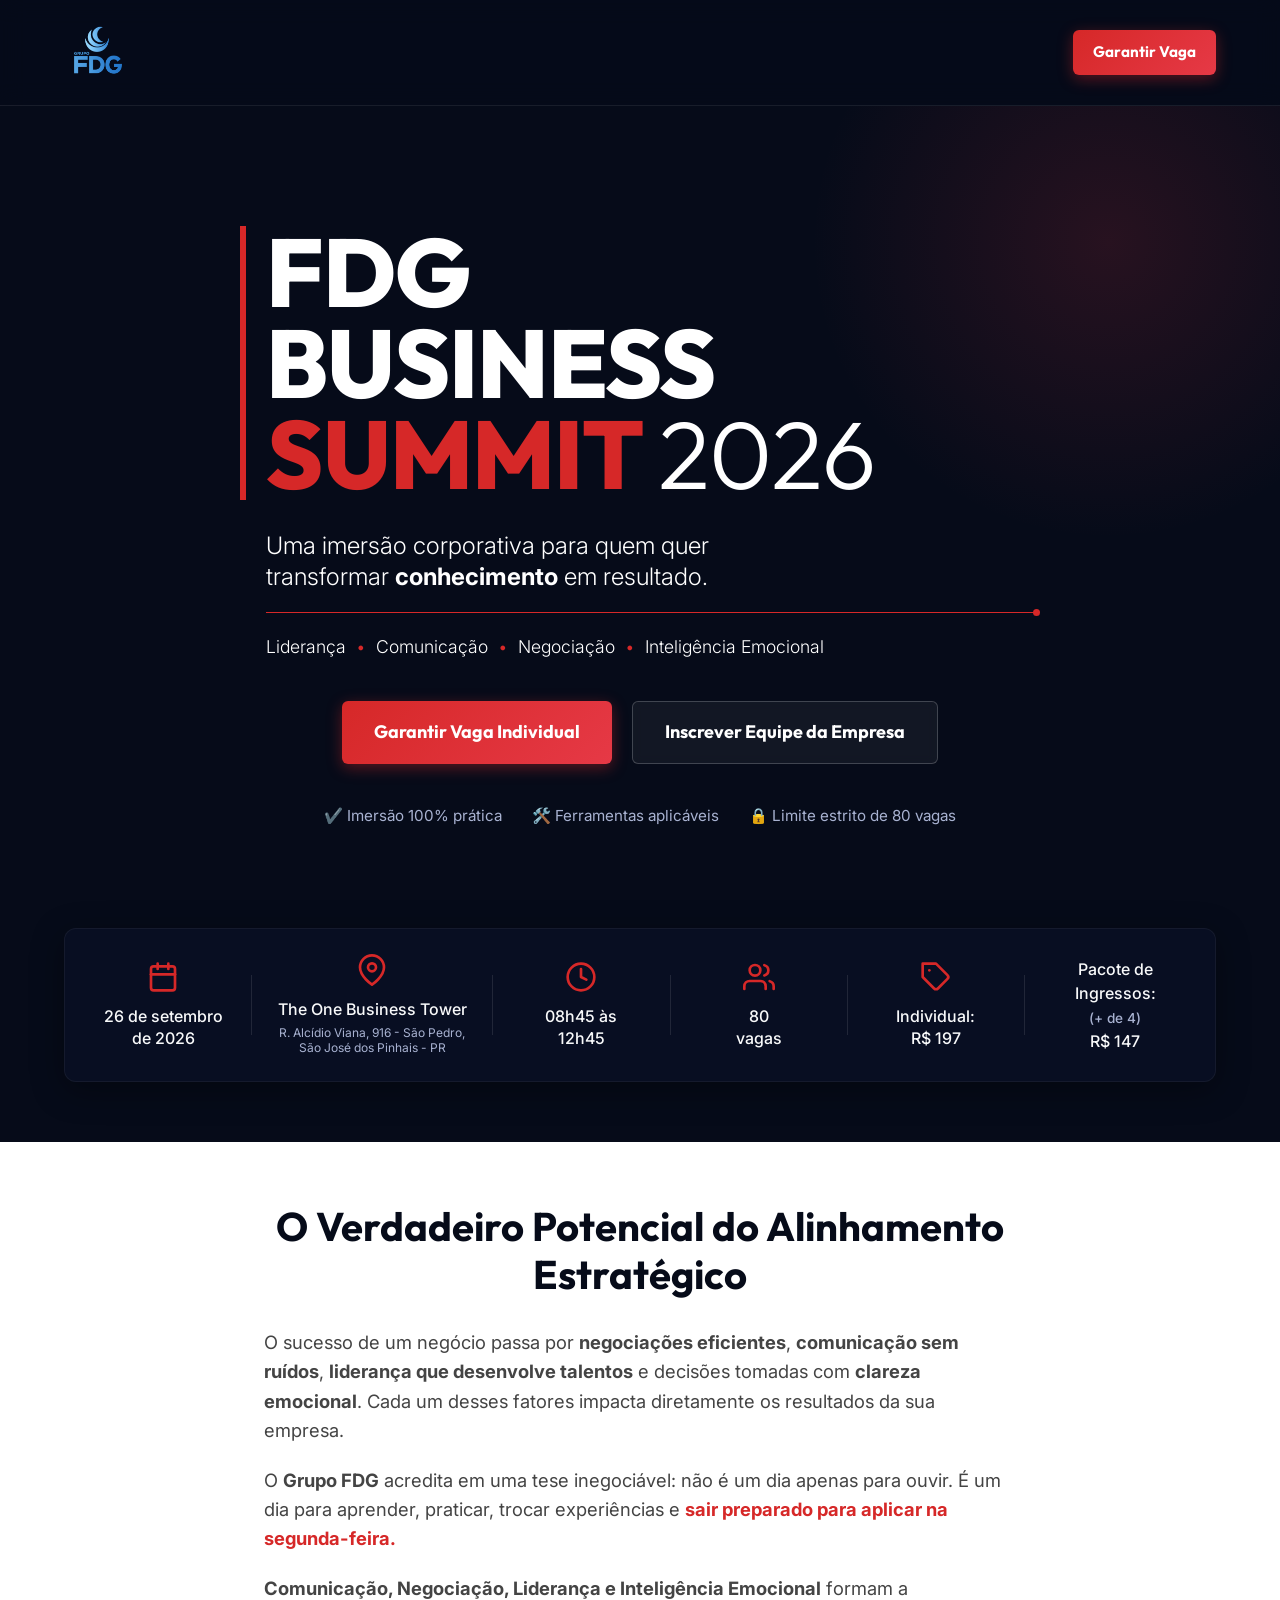
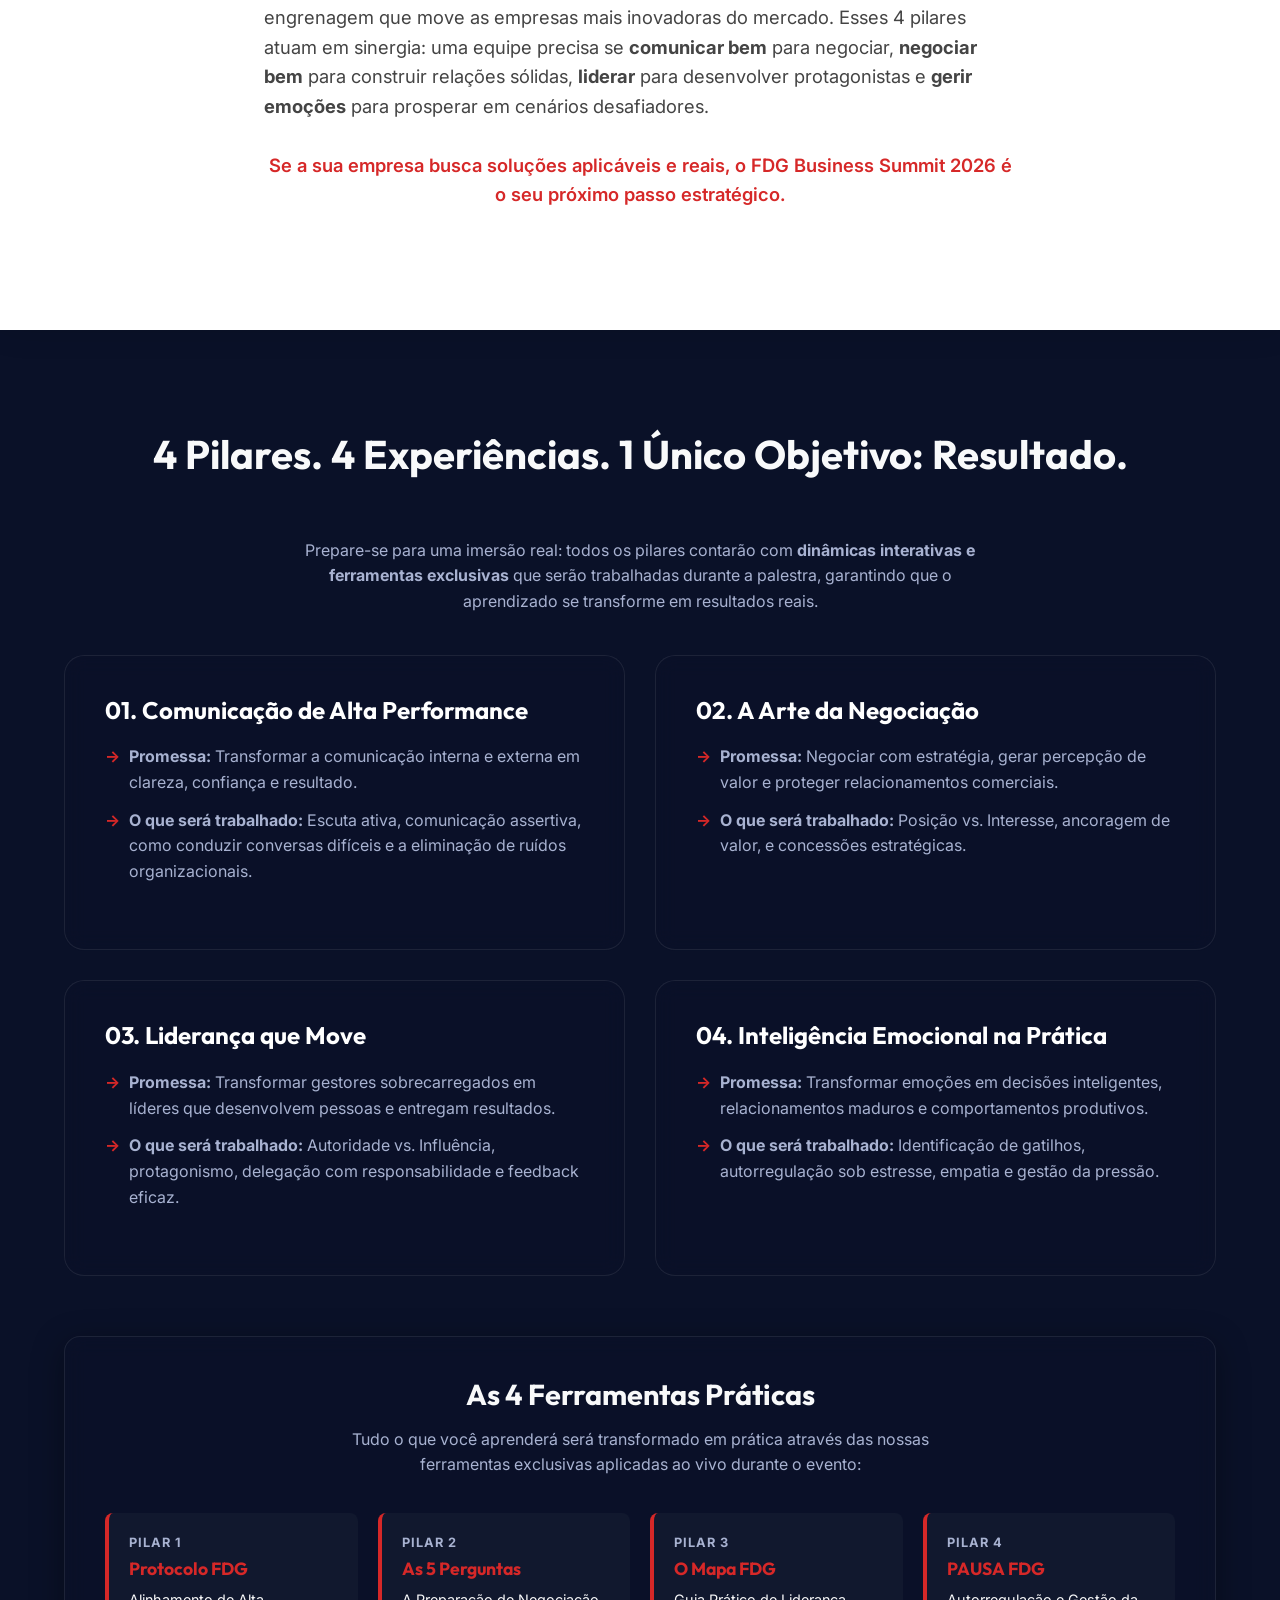
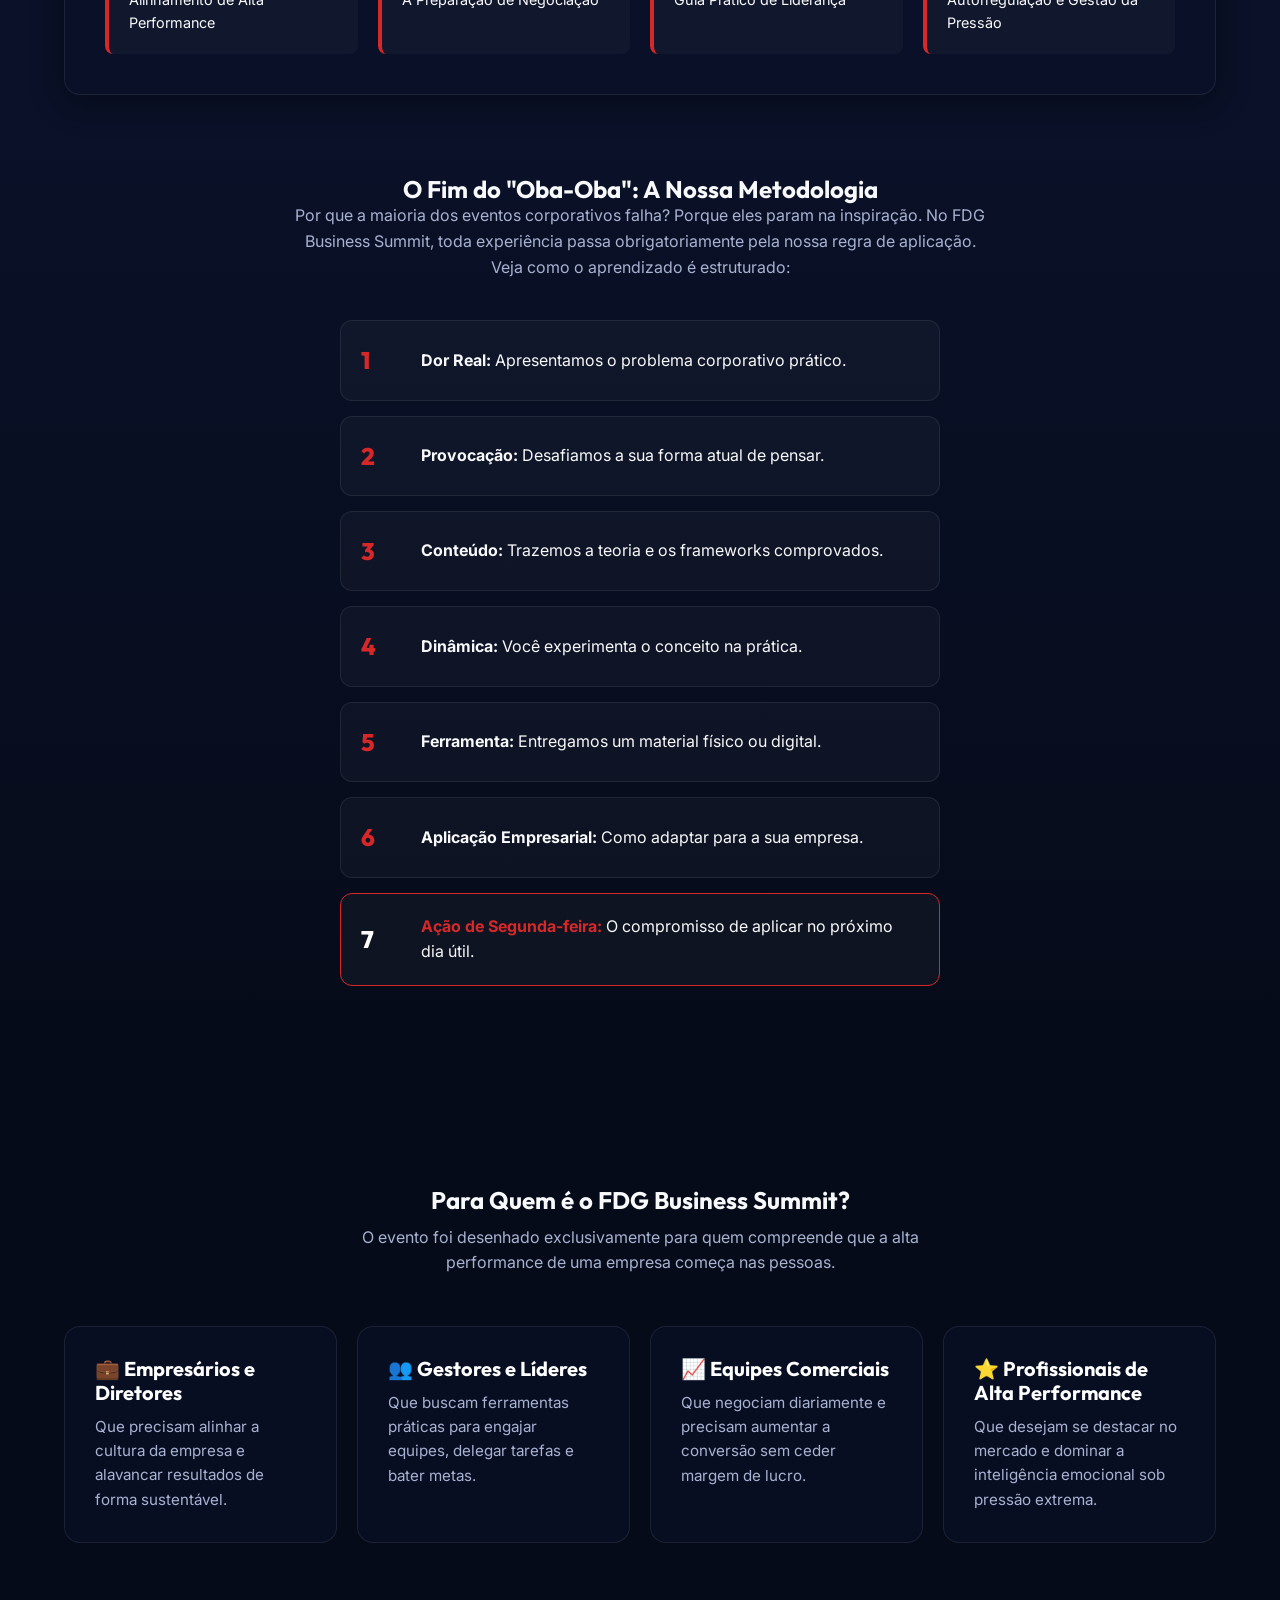
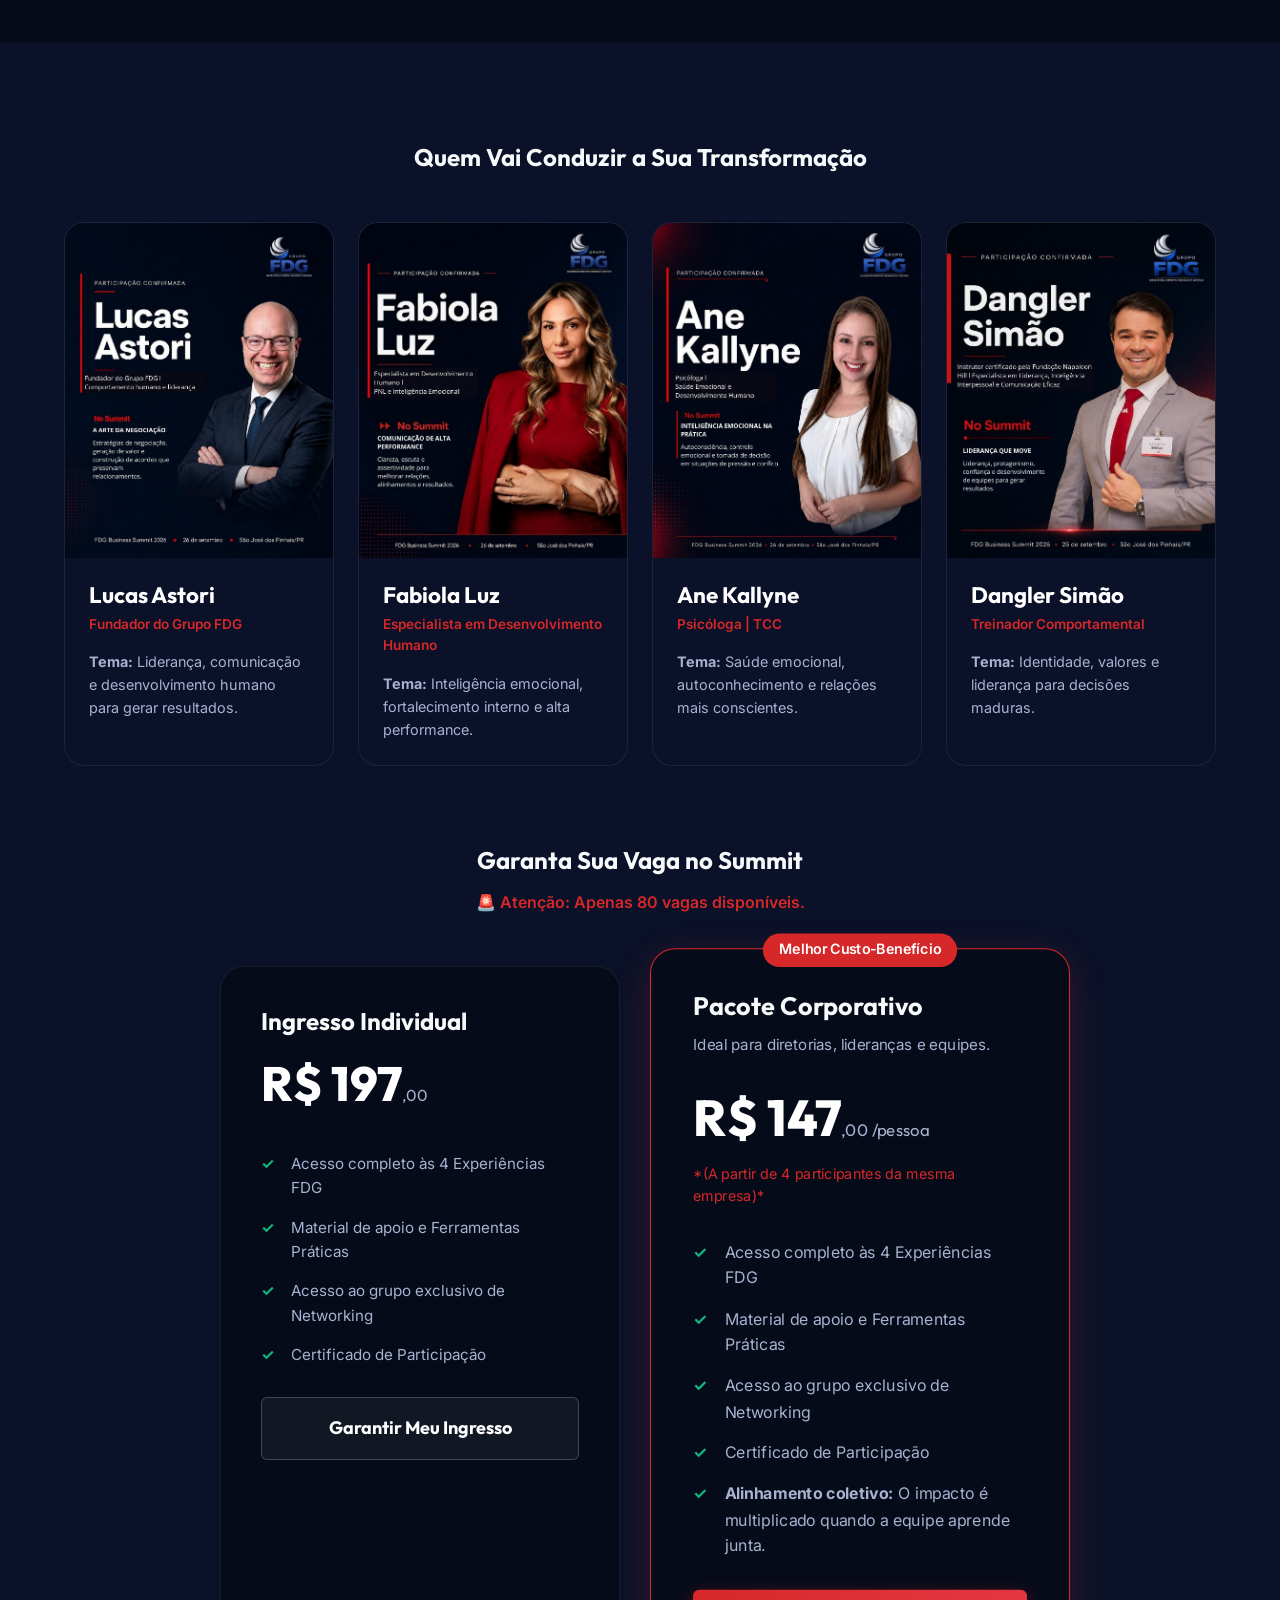
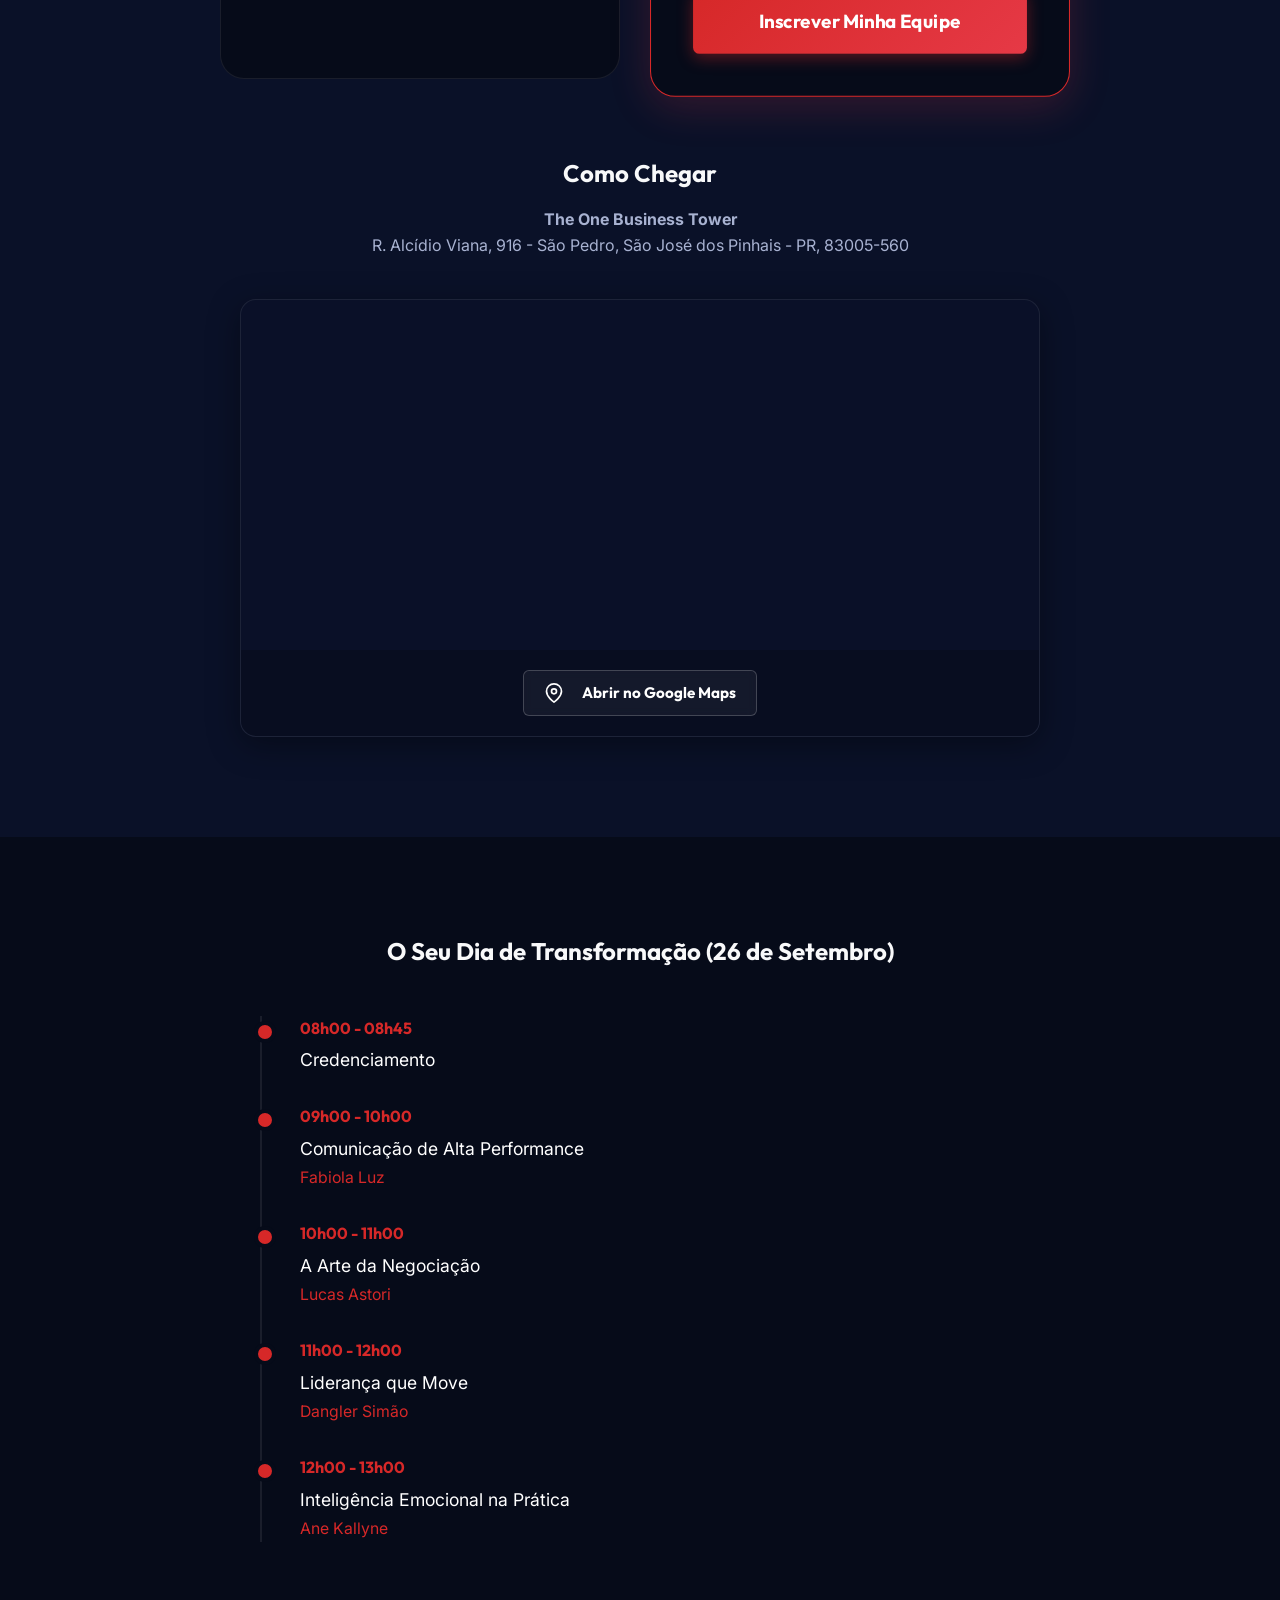
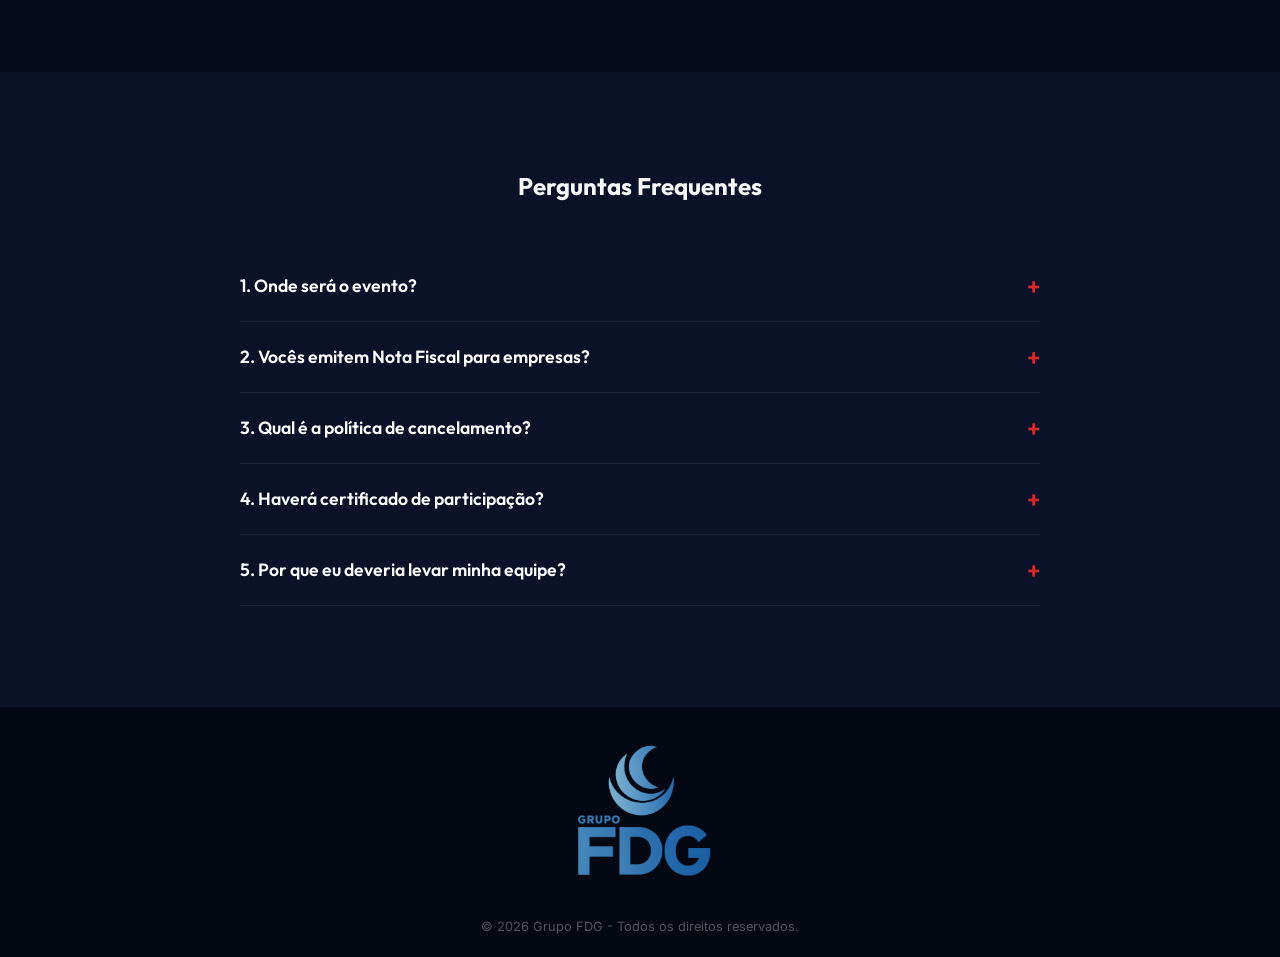
<file: performancequemove/index.html>
<!DOCTYPE html>
<html lang="pt-BR">

<head>
    <meta charset="UTF-8" />
    <meta name="viewport" content="width=device-width, initial-scale=1.0" />
    <title>FDG Business Summit 2026 - O Maior Motor de Resultados</title>

    <meta name="description"
        content="O FDG Business Summit 2026 transforma Comunicação, Negociação, Liderança e Inteligência Emocional em resultados práticos para sua empresa." />
    <meta name="author" content="Grupo FDG" />
    <meta name="keywords"
        content="liderança, negociação, inteligência emocional, comunicação corporativa, evento corporativo, FDG Business Summit" />

    <meta property="og:type" content="website" />
    <meta property="og:title" content="FDG Business Summit 2026 - Performance que Move" />
    <meta property="og:description"
        content="Empresas não precisam de mais conteúdo que termine quando a palestra acabar. Precisam de experiências que gerem reflexão, atitude e resultado." />
    <meta property="og:image"
        content="https://pub-bb2e103a32db4e198524a2e9ed8f35b4.r2.dev/1c620894-750a-4762-99f4-dfb0a093b654/id-preview-6aa3a929--ab237af7-a664-40a6-93f9-e608ab9f322d.lovable.app-1778099895234.png" />

    <meta name="twitter:card" content="summary_large_image" />
    <meta name="twitter:title" content="FDG Business Summit 2026 - Performance que Move" />
    <meta name="twitter:description"
        content="Empresas não precisam de mais conteúdo que termine quando a palestra acabar. Precisam de experiências que gerem reflexão, atitude e resultado." />
    <meta name="twitter:image"
        content="https://pub-bb2e103a32db4e198524a2e9ed8f35b4.r2.dev/1c620894-750a-4762-99f4-dfb0a093b654/id-preview-6aa3a929--ab237af7-a664-40a6-93f9-e608ab9f322d.lovable.app-1778099895234.png" />

    <!-- Meta Pixel Code -->
    <script>
        !function (f, b, e, v, n, t, s) {
            if (f.fbq) return; n = f.fbq = function () {
                n.callMethod ?
                    n.callMethod.apply(n, arguments) : n.queue.push(arguments)
            };
            if (!f._fbq) f._fbq = n; n.push = n; n.loaded = !0; n.version = '2.0';
            n.queue = []; t = b.createElement(e); t.async = !0;
            t.src = v; s = b.getElementsByTagName(e)[0];
            s.parentNode.insertBefore(t, s)
        }(window, document, 'script',
            'https://connect.facebook.net/en_US/fbevents.js');
        fbq('init', '1463704374780907');
        fbq('track', 'PageView');
    </script>
    <noscript>
        <img height="1" width="1" style="display:none"
            src="https://www.facebook.com/tr?id=1463704374780907&ev=PageView&noscript=1" />
    </noscript>
    <!-- End Meta Pixel Code -->

    <!-- Clarity Code -->
    <script type="text/javascript">
        (function (c, l, a, r, i, t, y) {
            c[a] = c[a] || function () { (c[a].q = c[a].q || []).push(arguments) };
            t = l.createElement(r); t.async = 1; t.src = "https://www.clarity.ms/tag/" + i;
            y = l.getElementsByTagName(r)[0]; y.parentNode.insertBefore(t, y);
        })(window, document, "clarity", "script", "tbqxpksva5");
    </script>

    <link rel="stylesheet" href="styles.css?v=2" />
</head>

<body>

    <!-- NAVBAR -->
    <nav class="navbar">
        <div class="container">
            <a href="#" class="logo">
                <img src="logo-azul.png" alt="Grupo FDG" style="height: 65px; width: auto;">
            </a>
            <a href="#ingressos" class="btn btn-primary" style="padding: 10px 20px; font-size: 0.95rem;">Garantir
                Vaga</a>
        </div>
    </nav>

    <!-- HERO SECTION -->
    <header class="hero">
        <div class="container" style="display: flex; flex-direction: column; align-items: center;">
            <div class="hero-custom-content"
                style="display: flex; flex-direction: column; align-items: flex-start; text-align: left; margin: 0 auto 40px auto; max-width: 800px; width: 100%;">
                <div style="display: flex; align-items: stretch; gap: 20px; margin-bottom: 30px;">
                    <div style="width: 6px; background-color: var(--accent-primary);"></div>
                    <div style="font-family: var(--font-heading); line-height: 0.95; letter-spacing: -1px;">
                        <div style="font-size: clamp(3rem, 8vw, 6rem); font-weight: 800; color: #fff;">FDG</div>
                        <div style="font-size: clamp(3rem, 8vw, 6rem); font-weight: 800; color: #fff;">BUSINESS</div>
                        <div style="font-size: clamp(3rem, 8vw, 6rem); font-weight: 800; color: #fff;"><span
                                style="color: var(--accent-primary);">SUMMIT</span> <span
                                style="font-weight: 300;">2026</span></div>
                    </div>
                </div>

                <div style="width: 100%; padding-left: 26px;">
                    <p
                        style="font-size: clamp(1.2rem, 3vw, 1.5rem); color: #fff; margin-bottom: 20px; font-weight: 300; line-height: 1.3;">
                        Uma imersão corporativa para quem quer<br>
                        transformar <strong>conhecimento</strong> em resultado.
                    </p>

                    <div
                        style="position: relative; height: 1px; background-color: var(--accent-primary); width: 100%; margin-bottom: 20px;">
                        <div
                            style="position: absolute; right: 0; top: -3px; width: 7px; height: 7px; background-color: var(--accent-primary); border-radius: 50%;">
                        </div>
                    </div>

                    <p style="font-size: clamp(0.9rem, 2vw, 1.1rem); color: #fff; font-weight: 300;">
                        Liderança <span style="color: var(--accent-primary); margin: 0 5px;">•</span> Comunicação <span
                            style="color: var(--accent-primary); margin: 0 5px;">•</span> Negociação <span
                            style="color: var(--accent-primary); margin: 0 5px;">•</span> Inteligência Emocional
                    </p>
                </div>
            </div>

            <div class="hero-ctas">
                <a href="#ingressos" class="btn btn-primary">Garantir Vaga Individual</a>
                <a href="#ingressos" class="btn btn-secondary">Inscrever Equipe da Empresa</a>
            </div>

            <div class="badges">
                <span>✔️ Imersão 100% prática</span>
                <span>🛠️ Ferramentas aplicáveis</span>
                <span>🔒 Limite estrito de 80 vagas</span>
            </div>
        </div>
    </header>

    <!-- EVENT INFO STRIP -->
    <section class="event-info-strip"
        style="background-color: var(--bg-primary); padding: 0 0 60px 0; position: relative; z-index: 10;">
        <div class="container">
            <div class="info-strip-box"
                style="background: rgba(10, 17, 40, 0.6); border: 1px solid rgba(255, 255, 255, 0.05); border-radius: 12px; padding: 25px 30px; display: flex; justify-content: space-between; align-items: center; flex-wrap: wrap; gap: 20px; box-shadow: 0 8px 32px 0 rgba(0, 0, 0, 0.37);">

                <!-- Date -->
                <div class="info-strip-item"
                    style="display: flex; flex-direction: column; align-items: center; text-align: center; flex: 1; min-width: 120px;">
                    <svg width="32" height="32" viewBox="0 0 24 24" fill="none" stroke="var(--accent-primary)"
                        stroke-width="2" stroke-linecap="round" stroke-linejoin="round" style="margin-bottom: 12px;">
                        <rect x="3" y="4" width="18" height="18" rx="2" ry="2"></rect>
                        <line x1="16" y1="2" x2="16" y2="6"></line>
                        <line x1="8" y1="2" x2="8" y2="6"></line>
                        <line x1="3" y1="10" x2="21" y2="10"></line>
                    </svg>
                    <span style="font-size: 1rem; font-weight: 500; line-height: 1.4;">26 de setembro<br>de 2026</span>
                </div>

                <div class="strip-divider"
                    style="width: 1px; height: 60px; background: rgba(255,255,255,0.1); display: block;"></div>

                <!-- Location -->
                <div class="info-strip-item"
                    style="display: flex; flex-direction: column; align-items: center; text-align: center; flex: 1; min-width: 200px;">
                    <svg width="32" height="32" viewBox="0 0 24 24" fill="none" stroke="var(--accent-primary)"
                        stroke-width="2" stroke-linecap="round" stroke-linejoin="round" style="margin-bottom: 12px;">
                        <path d="M21 10c0 7-9 13-9 13s-9-6-9-13a9 9 0 0 1 18 0z"></path>
                        <circle cx="12" cy="10" r="3"></circle>
                    </svg>
                    <span style="font-size: 1rem; font-weight: 500; line-height: 1.4;">The One Business Tower</span>
                    <span
                        style="font-size: 0.75rem; color: var(--text-muted); line-height: 1.3; margin-top: 4px; max-width: 220px;">R.
                        Alcídio Viana, 916 - São Pedro, São José dos Pinhais - PR</span>
                </div>

                <div class="strip-divider"
                    style="width: 1px; height: 60px; background: rgba(255,255,255,0.1); display: block;"></div>

                <!-- Time -->
                <div class="info-strip-item"
                    style="display: flex; flex-direction: column; align-items: center; text-align: center; flex: 1; min-width: 100px;">
                    <svg width="32" height="32" viewBox="0 0 24 24" fill="none" stroke="var(--accent-primary)"
                        stroke-width="2" stroke-linecap="round" stroke-linejoin="round" style="margin-bottom: 12px;">
                        <circle cx="12" cy="12" r="10"></circle>
                        <polyline points="12 6 12 12 16 14"></polyline>
                    </svg>
                    <span style="font-size: 1rem; font-weight: 500; line-height: 1.4;">08h45 às<br>12h45</span>
                </div>

                <div class="strip-divider"
                    style="width: 1px; height: 60px; background: rgba(255,255,255,0.1); display: block;"></div>

                <!-- Capacity -->
                <div class="info-strip-item"
                    style="display: flex; flex-direction: column; align-items: center; text-align: center; flex: 1; min-width: 80px;">
                    <svg width="32" height="32" viewBox="0 0 24 24" fill="none" stroke="var(--accent-primary)"
                        stroke-width="2" stroke-linecap="round" stroke-linejoin="round" style="margin-bottom: 12px;">
                        <path d="M17 21v-2a4 4 0 0 0-4-4H5a4 4 0 0 0-4 4v2"></path>
                        <circle cx="9" cy="7" r="4"></circle>
                        <path d="M23 21v-2a4 4 0 0 0-3-3.87"></path>
                        <path d="M16 3.13a4 4 0 0 1 0 7.75"></path>
                    </svg>
                    <span style="font-size: 1rem; font-weight: 500; line-height: 1.4;">80<br>vagas</span>
                </div>

                <div class="strip-divider"
                    style="width: 1px; height: 60px; background: rgba(255,255,255,0.1); display: block;"></div>

                <!-- Price Individual -->
                <div class="info-strip-item"
                    style="display: flex; flex-direction: column; align-items: center; text-align: center; flex: 1; min-width: 120px;">
                    <svg width="32" height="32" viewBox="0 0 24 24" fill="none" stroke="var(--accent-primary)"
                        stroke-width="2" stroke-linecap="round" stroke-linejoin="round" style="margin-bottom: 12px;">
                        <path d="M20.59 13.41l-7.17 7.17a2 2 0 0 1-2.83 0L2 12V2h10l8.59 8.59a2 2 0 0 1 0 2.82z"></path>
                        <line x1="7" y1="7" x2="7.01" y2="7"></line>
                    </svg>
                    <span style="font-size: 1rem; font-weight: 500; line-height: 1.4;">Individual:<br>R$ 197</span>
                </div>

                <div class="strip-divider"
                    style="width: 1px; height: 60px; background: rgba(255,255,255,0.1); display: block;"></div>

                <!-- Price Pacote -->
                <div class="info-strip-item"
                    style="display: flex; flex-direction: column; align-items: center; text-align: center; flex: 1; min-width: 140px; justify-content: center;">
                    <span style="font-size: 1rem; font-weight: 500; line-height: 1.5;">Pacote de<br>Ingressos:<br><span
                            style="font-size: 0.85rem; color: var(--text-muted);">(+ de 4)</span><br>R$ 147</span>
                </div>
            </div>
        </div>
    </section>

    <!-- STYLE OVERRIDES FOR MOBILE STRIP -->
    <style>
        @media (max-width: 992px) {
            .info-strip-box {
                flex-direction: column;
                gap: 20px !important;
            }

            .strip-divider {
                width: 100% !important;
                height: 1px !important;
            }
        }
    </style>

    <!-- MANIFESTO -->
    <section class="manifesto section-padding">
        <div class="container">
            <h2 class="text-center">O Verdadeiro Potencial do Alinhamento Estratégico</h2>
            <p>O sucesso de um negócio passa por <strong>negociações eficientes</strong>, <strong>comunicação sem
                    ruídos</strong>, <strong>liderança que desenvolve talentos</strong> e decisões tomadas com
                <strong>clareza emocional</strong>. Cada um desses fatores impacta diretamente os resultados da sua
                empresa.
            </p>
            <p>O <strong>Grupo FDG</strong> acredita em uma tese inegociável: não é um dia apenas para ouvir. É um dia
                para aprender, praticar, trocar experiências e <span class="highlight">sair preparado para aplicar na
                    segunda-feira.</span></p>
            <p><strong>Comunicação, Negociação, Liderança e Inteligência Emocional</strong> formam a engrenagem que move
                as empresas mais inovadoras do mercado. Esses 4 pilares atuam em sinergia: uma equipe precisa se
                <strong>comunicar bem</strong> para negociar, <strong>negociar bem</strong> para construir relações
                sólidas, <strong>liderar</strong> para desenvolver protagonistas e <strong>gerir emoções</strong> para
                prosperar em cenários desafiadores.
            </p>
            <p class="text-center" style="margin-top: 30px; font-weight: 600; color: var(--accent-primary);">Se a sua
                empresa busca soluções aplicáveis e reais, o FDG Business Summit 2026 é o seu próximo passo estratégico.
            </p>
        </div>
    </section>

    <!-- EXPERIÊNCIAS -->
    <section class="experiencias section-padding bg-alt" style="padding-bottom: 40px;">
        <div class="container">
            <h2 class="text-center">4 Pilares. 4 Experiências. 1 Único Objetivo: Resultado.</h2>
            <p class="text-center" style="color: var(--text-muted); max-width: 700px; margin: 10px auto 40px;">
                Prepare-se para uma imersão real: todos os pilares contarão com <strong>dinâmicas interativas e
                    ferramentas exclusivas</strong> que serão trabalhadas durante a palestra, garantindo que o
                aprendizado se transforme em resultados reais.
            </p>

            <div class="grid-experiencias">

                <div class="card-experiencia">
                    <h3>01. Comunicação de Alta Performance</h3>
                    <ul>
                        <li><strong>Promessa:</strong> Transformar a comunicação interna e externa em clareza, confiança
                            e resultado.</li>
                        <li><strong>O que será trabalhado:</strong> Escuta ativa, comunicação assertiva, como conduzir
                            conversas difíceis e a eliminação de ruídos organizacionais.</li>
                    </ul>
                </div>

                <div class="card-experiencia">
                    <h3>02. A Arte da Negociação</h3>
                    <ul>
                        <li><strong>Promessa:</strong> Negociar com estratégia, gerar percepção de valor e proteger
                            relacionamentos comerciais.</li>
                        <li><strong>O que será trabalhado:</strong> Posição vs. Interesse, ancoragem de valor, e
                            concessões estratégicas.</li>
                    </ul>
                </div>

                <div class="card-experiencia">
                    <h3>03. Liderança que Move</h3>
                    <ul>
                        <li><strong>Promessa:</strong> Transformar gestores sobrecarregados em líderes que desenvolvem
                            pessoas e entregam resultados.</li>
                        <li><strong>O que será trabalhado:</strong> Autoridade vs. Influência, protagonismo, delegação
                            com responsabilidade e feedback eficaz.</li>
                    </ul>
                </div>

                <div class="card-experiencia">
                    <h3>04. Inteligência Emocional na Prática</h3>
                    <ul>
                        <li><strong>Promessa:</strong> Transformar emoções em decisões inteligentes, relacionamentos
                            maduros e comportamentos produtivos.</li>
                        <li><strong>O que será trabalhado:</strong> Identificação de gatilhos, autorregulação sob
                            estresse, empatia e gestão da pressão.</li>
                    </ul>
                </div>

            </div>

            <!-- BOX DE FERRAMENTAS PRÁTICAS -->
            <div class="box-ferramentas text-center"
                style="margin-top: 60px; padding: 40px; background: var(--bg-card); border: 1px solid var(--glass-border); border-radius: 16px; backdrop-filter: blur(10px); box-shadow: var(--glass-shadow);">
                <h3 style="margin-bottom: 15px; font-size: 1.8rem; color: var(--text-main);">As 4 Ferramentas Práticas
                </h3>
                <p
                    style="color: var(--text-muted); margin-bottom: 35px; max-width: 600px; margin-left: auto; margin-right: auto;">
                    Tudo o que você aprenderá será transformado em prática através das nossas ferramentas exclusivas
                    aplicadas ao vivo durante o evento:
                </p>

                <div class="grid-ferramentas"
                    style="display: grid; grid-template-columns: repeat(auto-fit, minmax(220px, 1fr)); gap: 20px; text-align: left;">

                    <div class="ferramenta-item"
                        style="padding: 20px; background: rgba(255,255,255,0.03); border-radius: 8px; border-left: 4px solid var(--accent-primary); transition: transform 0.3s ease;"
                        onmouseover="this.style.transform='translateY(-5px)'"
                        onmouseout="this.style.transform='translateY(0)'">
                        <div
                            style="font-size: 0.8rem; font-weight: bold; color: var(--text-muted); margin-bottom: 5px; text-transform: uppercase; letter-spacing: 1px;">
                            Pilar 1</div>
                        <h4 style="color: var(--accent-primary); margin-bottom: 8px; font-size: 1.1rem;">Protocolo FDG
                        </h4>
                        <p style="font-size: 0.9rem; margin: 0; color: var(--text-main);">Alinhamento de Alta
                            Performance</p>
                    </div>

                    <div class="ferramenta-item"
                        style="padding: 20px; background: rgba(255,255,255,0.03); border-radius: 8px; border-left: 4px solid var(--accent-primary); transition: transform 0.3s ease;"
                        onmouseover="this.style.transform='translateY(-5px)'"
                        onmouseout="this.style.transform='translateY(0)'">
                        <div
                            style="font-size: 0.8rem; font-weight: bold; color: var(--text-muted); margin-bottom: 5px; text-transform: uppercase; letter-spacing: 1px;">
                            Pilar 2</div>
                        <h4 style="color: var(--accent-primary); margin-bottom: 8px; font-size: 1.1rem;">As 5 Perguntas
                        </h4>
                        <p style="font-size: 0.9rem; margin: 0; color: var(--text-main);">A Preparação de Negociação</p>
                    </div>

                    <div class="ferramenta-item"
                        style="padding: 20px; background: rgba(255,255,255,0.03); border-radius: 8px; border-left: 4px solid var(--accent-primary); transition: transform 0.3s ease;"
                        onmouseover="this.style.transform='translateY(-5px)'"
                        onmouseout="this.style.transform='translateY(0)'">
                        <div
                            style="font-size: 0.8rem; font-weight: bold; color: var(--text-muted); margin-bottom: 5px; text-transform: uppercase; letter-spacing: 1px;">
                            Pilar 3</div>
                        <h4 style="color: var(--accent-primary); margin-bottom: 8px; font-size: 1.1rem;">O Mapa FDG</h4>
                        <p style="font-size: 0.9rem; margin: 0; color: var(--text-main);">Guia Prático de Liderança</p>
                    </div>

                    <div class="ferramenta-item"
                        style="padding: 20px; background: rgba(255,255,255,0.03); border-radius: 8px; border-left: 4px solid var(--accent-primary); transition: transform 0.3s ease;"
                        onmouseover="this.style.transform='translateY(-5px)'"
                        onmouseout="this.style.transform='translateY(0)'">
                        <div
                            style="font-size: 0.8rem; font-weight: bold; color: var(--text-muted); margin-bottom: 5px; text-transform: uppercase; letter-spacing: 1px;">
                            Pilar 4</div>
                        <h4 style="color: var(--accent-primary); margin-bottom: 8px; font-size: 1.1rem;">PAUSA FDG</h4>
                        <p style="font-size: 0.9rem; margin: 0; color: var(--text-main);">Autorregulação e Gestão da
                            Pressão</p>
                    </div>

                </div>
            </div>

        </div>
    </section>

    <!-- METODOLOGIA -->
    <section class="metodologia section-padding" style="padding-top: 40px;">
        <div class="container text-center">
            <h2>O Fim do "Oba-Oba": A Nossa Metodologia</h2>
            <p style="color: var(--text-muted); max-width: 700px; margin: 0 auto;">Por que a maioria dos eventos
                corporativos falha? Porque eles param na inspiração. No FDG Business Summit, toda experiência passa
                obrigatoriamente pela nossa regra de aplicação. Veja como o aprendizado é estruturado:</p>

            <div class="funil-steps text-left" style="text-align: left;">
                <div class="step">
                    <div class="step-num">1</div>
                    <div><strong>Dor Real:</strong> Apresentamos o problema corporativo prático.</div>
                </div>
                <div class="step">
                    <div class="step-num">2</div>
                    <div><strong>Provocação:</strong> Desafiamos a sua forma atual de pensar.</div>
                </div>
                <div class="step">
                    <div class="step-num">3</div>
                    <div><strong>Conteúdo:</strong> Trazemos a teoria e os frameworks comprovados.</div>
                </div>
                <div class="step">
                    <div class="step-num">4</div>
                    <div><strong>Dinâmica:</strong> Você experimenta o conceito na prática.</div>
                </div>
                <div class="step">
                    <div class="step-num">5</div>
                    <div><strong>Ferramenta:</strong> Entregamos um material físico ou digital.</div>
                </div>
                <div class="step">
                    <div class="step-num">6</div>
                    <div><strong>Aplicação Empresarial:</strong> Como adaptar para a sua empresa.</div>
                </div>
                <div class="step" style="border-color: var(--accent-primary);">
                    <div class="step-num" style="color: #fff;">7</div>
                    <div><strong style="color: var(--accent-primary);">Ação de Segunda-feira:</strong> O compromisso de
                        aplicar no próximo dia útil.</div>
                </div>
            </div>
        </div>
    </section>

    <!-- PUBLICO ALVO -->
    <section class="publico">
        <div class="container text-center">
            <h2>Para Quem é o FDG Business Summit?</h2>
            <p style="color: var(--text-muted); max-width: 600px; margin: 10px auto 0;">O evento foi desenhado
                exclusivamente para quem compreende que a alta performance de uma empresa começa nas pessoas.</p>

            <div class="publico-grid text-left" style="text-align: left;">
                <div class="publico-card">
                    <h4>💼 Empresários e Diretores</h4>
                    <p>Que precisam alinhar a cultura da empresa e alavancar resultados de forma sustentável.</p>
                </div>
                <div class="publico-card">
                    <h4>👥 Gestores e Líderes</h4>
                    <p>Que buscam ferramentas práticas para engajar equipes, delegar tarefas e bater metas.</p>
                </div>
                <div class="publico-card">
                    <h4>📈 Equipes Comerciais</h4>
                    <p>Que negociam diariamente e precisam aumentar a conversão sem ceder margem de lucro.</p>
                </div>
                <div class="publico-card">
                    <h4>⭐ Profissionais de Alta Performance</h4>
                    <p>Que desejam se destacar no mercado e dominar a inteligência emocional sob pressão extrema.</p>
                </div>
            </div>
        </div>
    </section>

    <!-- ESPECIALISTAS -->
    <section class="especialistas section-padding bg-alt" style="padding-bottom: 40px;">
        <div class="container">
            <h2 class="text-center">Quem Vai Conduzir a Sua Transformação</h2>

            <div class="grid">

                <div class="palestrante-card">
                    <img src="./fotos-palestrantes/lucas-astori.jpeg" alt="Lucas Astori" class="palestrante-img">
                    <div class="palestrante-info">
                        <h3>Lucas Astori</h3>
                        <span class="cargo">Fundador do Grupo FDG</span>
                        <p><strong>Tema:</strong> Liderança, comunicação e desenvolvimento humano para gerar resultados.
                        </p>
                    </div>
                </div>

                <div class="palestrante-card">
                    <img src="./fotos-palestrantes/fabiola-luz.jpeg" alt="Fabiola Luz" class="palestrante-img">
                    <div class="palestrante-info">
                        <h3>Fabiola Luz</h3>
                        <span class="cargo">Especialista em Desenvolvimento Humano</span>
                        <p><strong>Tema:</strong> Inteligência emocional, fortalecimento interno e alta performance.</p>
                    </div>
                </div>

                <div class="palestrante-card">
                    <img src="./fotos-palestrantes/ane-kallyne.jpeg" alt="Ane Kallyne" class="palestrante-img">
                    <div class="palestrante-info">
                        <h3>Ane Kallyne</h3>
                        <span class="cargo">Psicóloga | TCC</span>
                        <p><strong>Tema:</strong> Saúde emocional, autoconhecimento e relações mais conscientes.</p>
                    </div>
                </div>

                <div class="palestrante-card">
                    <img src="./fotos-palestrantes/dangler-simao.jpeg" alt="Dangler Simão" class="palestrante-img">
                    <div class="palestrante-info">
                        <h3>Dangler Simão</h3>
                        <span class="cargo">Treinador Comportamental</span>
                        <p><strong>Tema:</strong> Identidade, valores e liderança para decisões maduras.</p>
                    </div>
                </div>

            </div>
        </div>
    </section>

    <!-- INGRESSOS -->
    <section id="ingressos" class="ingressos section-padding" style="padding-top: 40px; padding-bottom: 40px;">
        <div class="container text-center">
            <h2>Garanta Sua Vaga no Summit</h2>
            <div class="escassez">🚨 Atenção: Apenas 80 vagas disponíveis.</div>

            <div class="cards-preco text-left" style="text-align: left;">

                <div class="card-preco">
                    <h3>Ingresso Individual</h3>
                    <div class="preco">R$ 197<span>,00</span></div>
                    <ul>
                        <li>Acesso completo às 4 Experiências FDG</li>
                        <li>Material de apoio e Ferramentas Práticas</li>
                        <li>Acesso ao grupo exclusivo de Networking</li>
                        <li>Certificado de Participação</li>
                    </ul>
                    <a href="#" onclick="abrirModal('modal-individual'); return false;"
                        class="btn btn-secondary">Garantir Meu Ingresso</a>
                </div>

                <div class="card-preco destaque">
                    <h3>Pacote Corporativo</h3>
                    <p style="color: var(--text-muted); font-size: 0.9rem; margin-bottom: 20px;">Ideal para diretorias,
                        lideranças e equipes.</p>
                    <div class="preco">R$ 147<span>,00 /pessoa</span></div>
                    <p style="color: var(--accent-primary); font-size: 0.85rem; margin-top: -15px;">*(A partir de 4
                        participantes da mesma empresa)*</p>
                    <ul>
                        <li>Acesso completo às 4 Experiências FDG</li>
                        <li>Material de apoio e Ferramentas Práticas</li>
                        <li>Acesso ao grupo exclusivo de Networking</li>
                        <li>Certificado de Participação</li>
                        <li><strong>Alinhamento coletivo:</strong> O impacto é multiplicado quando a equipe aprende
                            junta.</li>
                    </ul>
                    <a href="#" onclick="abrirModal('modal-equipe'); return false;" class="btn btn-primary">Inscrever
                        Minha Equipe</a>
                </div>

            </div>
        </div>
    </section>

    <!-- LOCAL DO EVENTO / MAPA -->
    <section class="local-evento section-padding bg-alt" style="padding-top: 40px;">
        <div class="container text-center">
            <h2 style="margin-bottom: 20px;">Como Chegar</h2>
            <p
                style="color: var(--text-muted); margin-bottom: 40px; max-width: 600px; margin-left: auto; margin-right: auto;">
                <strong>The One Business Tower</strong><br>
                R. Alcídio Viana, 916 - São Pedro, São José dos Pinhais - PR, 83005-560
            </p>
            <div class="map-box"
                style="border-radius: 16px; overflow: hidden; border: 1px solid var(--glass-border); box-shadow: var(--glass-shadow); max-width: 800px; margin: 0 auto; background: var(--bg-card);">
                <iframe
                    src="https://maps.google.com/maps?q=The%20One%20Business%20Tower,%20Sao%20Jose%20dos%20Pinhais&t=&z=15&ie=UTF8&iwloc=&output=embed"
                    width="100%" height="350" style="border:0; display: block;" allowfullscreen="" loading="lazy"
                    referrerpolicy="no-referrer-when-downgrade">
                </iframe>
                <div style="padding: 20px; background: rgba(0,0,0,0.2); display: flex; justify-content: center;">
                    <a href="https://maps.app.goo.gl/KMEcyvw8XHFReB487" target="_blank" class="btn btn-secondary"
                        style="padding: 10px 20px; font-size: 0.95rem;">
                        <svg width="20" height="20" viewBox="0 0 24 24" fill="none" stroke="currentColor"
                            stroke-width="2" stroke-linecap="round" stroke-linejoin="round" style="margin-right: 8px;">
                            <path d="M21 10c0 7-9 13-9 13s-9-6-9-13a9 9 0 0 1 18 0z"></path>
                            <circle cx="12" cy="10" r="3"></circle>
                        </svg>
                        Abrir no Google Maps
                    </a>
                </div>
            </div>
        </div>
    </section>

    <!-- CRONOGRAMA -->
    <section class="cronograma section-padding">
        <div class="container">
            <h2 class="text-center">O Seu Dia de Transformação (26 de Setembro)</h2>
            <div class="timeline">
                <div class="timeline-item">
                    <div class="time">08h00 - 08h45</div>
                    <div class="event">Credenciamento</div>
                </div>
                <div class="timeline-item">
                    <div class="time">09h00 - 10h00</div>
                    <div class="event">Comunicação de Alta Performance<br><span
                            style="font-size: 0.9em; color: var(--accent-primary);">Fabiola Luz</span></div>
                </div>
                <div class="timeline-item">
                    <div class="time">10h00 - 11h00</div>
                    <div class="event">A Arte da Negociação<br><span
                            style="font-size: 0.9em; color: var(--accent-primary);">Lucas Astori</span></div>
                </div>
                <div class="timeline-item">
                    <div class="time">11h00 - 12h00</div>
                    <div class="event">Liderança que Move<br><span
                            style="font-size: 0.9em; color: var(--accent-primary);">Dangler Simão</span></div>
                </div>
                <div class="timeline-item">
                    <div class="time">12h00 - 13h00</div>
                    <div class="event">Inteligência Emocional na Prática<br><span
                            style="font-size: 0.9em; color: var(--accent-primary);">Ane Kallyne</span></div>
                </div>
            </div>
        </div>
    </section>

    <!-- FAQ -->
    <section class="faq section-padding">
        <div class="container text-center">
            <h2>Perguntas Frequentes</h2>

            <div class="faq-list">

                <div class="faq-item">
                    <button class="faq-question">1. Onde será o evento?</button>
                    <div class="faq-answer">
                        The One Business Tower<br>
                        R. Alcídio Viana, 916 - São Pedro, São José dos Pinhais - PR
                    </div>
                </div>

                <div class="faq-item">
                    <button class="faq-question">2. Vocês emitem Nota Fiscal para empresas?</button>
                    <div class="faq-answer">
                        Sim. No momento do checkout ou através do nosso atendimento corporativo, você pode informar os
                        dados da sua empresa e a Nota Fiscal será emitida após a confirmação do pagamento.
                    </div>
                </div>

                <div class="faq-item">
                    <button class="faq-question">3. Qual é a política de cancelamento?</button>
                    <div class="faq-answer">
                        Você pode solicitar o cancelamento e reembolso integral até 7 dias após a compra, conforme o
                        código de defesa do consumidor, desde que a solicitação seja feita até 48 horas antes do evento.
                    </div>
                </div>

                <div class="faq-item">
                    <button class="faq-question">4. Haverá certificado de participação?</button>
                    <div class="faq-answer">
                        Sim! Todos os participantes receberão um certificado oficial do Grupo FDG comprovando a carga
                        horária e os conteúdos práticos desenvolvidos na imersão.
                    </div>
                </div>

                <div class="faq-item">
                    <button class="faq-question">5. Por que eu deveria levar minha equipe?</button>
                    <div class="faq-answer">
                        A transformação organizacional acontece mais rápido quando as lideranças compartilham a mesma
                        visão e vocabulário. O Pacote Corporativo garante que sua equipe saia da imersão com o mesmo
                        nível de alinhamento, acelerando a "Ação de Segunda-feira".
                    </div>
                </div>

            </div>
        </div>
    </section>

    <!-- MODAIS -->
    <div id="modal-individual" class="modal">
        <div class="modal-content">
            <span class="close-modal" onclick="fecharModal('modal-individual')">&times;</span>
            <h2>Garantir Ingresso Individual</h2>
            <form id="form-individual" onsubmit="enviarWhatsAppIndividual(event)">
                <div class="input-group">
                    <label for="ind-nome">Nome completo</label>
                    <input type="text" id="ind-nome" required>
                </div>
                <div class="input-group">
                    <label for="ind-email">E-mail</label>
                    <input type="email" id="ind-email" required>
                </div>
                <div class="input-group">
                    <label for="ind-telefone">WhatsApp</label>
                    <input type="tel" id="ind-telefone" required>
                </div>
                <div class="input-group">
                    <label for="ind-pagamento">Forma de Pagamento</label>
                    <select id="ind-pagamento" required onchange="toggleParcelas('ind')">
                        <option value="">Selecione...</option>
                        <option value="Pix">Pix</option>
                        <option value="Débito">Débito</option>
                        <option value="Crédito">Crédito</option>
                    </select>
                </div>
                <div class="input-group" id="ind-parcelas-group" style="display: none;">
                    <label for="ind-parcelas">Parcelamento</label>
                    <select id="ind-parcelas">
                        <option value="1x">1x</option>
                        <option value="2x">2x</option>
                        <option value="3x">3x</option>
                    </select>
                </div>
                <button type="submit" class="btn btn-primary" style="width: 100%; border: none;">Garantir Ingresso via
                    WhatsApp</button>
            </form>
        </div>
    </div>

    <div id="modal-equipe" class="modal">
        <div class="modal-content">
            <span class="close-modal" onclick="fecharModal('modal-equipe')">&times;</span>
            <h2>Inscrever Minha Equipe</h2>
            <form id="form-equipe" onsubmit="enviarWhatsAppEquipe(event)">
                <div class="input-group">
                    <label for="eq-nome">Nome do Responsável</label>
                    <input type="text" id="eq-nome" required>
                </div>
                <div class="input-group">
                    <label for="eq-empresa">Nome da Empresa</label>
                    <input type="text" id="eq-empresa" required>
                </div>
                <div class="input-group">
                    <label for="eq-email">E-mail Corporativo</label>
                    <input type="email" id="eq-email" required>
                </div>
                <div class="input-group">
                    <label for="eq-telefone">WhatsApp</label>
                    <input type="tel" id="eq-telefone" required>
                </div>
                <div class="input-group">
                    <label for="eq-quantidade">Quantidade de Participantes (Min. 4)</label>
                    <input type="number" id="eq-quantidade" min="4" value="4" required>
                </div>
                <div class="input-group">
                    <label for="eq-pagamento">Forma de Pagamento</label>
                    <select id="eq-pagamento" required onchange="toggleParcelas('eq')">
                        <option value="">Selecione...</option>
                        <option value="Pix">Pix</option>
                        <option value="Débito">Débito</option>
                        <option value="Crédito">Crédito</option>
                    </select>
                </div>
                <div class="input-group" id="eq-parcelas-group" style="display: none;">
                    <label for="eq-parcelas">Parcelamento</label>
                    <select id="eq-parcelas">
                        <option value="1x">1x</option>
                        <option value="2x">2x</option>
                        <option value="3x">3x</option>
                    </select>
                </div>
                <button type="submit" class="btn btn-primary" style="width: 100%; border: none;">Inscrever Equipe via
                    WhatsApp</button>
            </form>
        </div>
    </div>

    <!-- FOOTER -->
    <footer>
        <div class="container">
            <a href="#" class="logo">
                <img src="logo-azul.png" alt="Grupo FDG"
                    style="height: 180px; width: auto; opacity: 0.8; transition: opacity 0.3s;"
                    onmouseover="this.style.opacity=1" onmouseout="this.style.opacity=0.8">
            </a>
            <div class="copyright">
                © 2026 Grupo FDG - Todos os direitos reservados.
            </div>
        </div>
    </footer>

    <script>
        // Simple FAQ Accordion Script
        const faqItems = document.querySelectorAll('.faq-item');
        faqItems.forEach(item => {
            const btn = item.querySelector('.faq-question');
            btn.addEventListener('click', () => {
                const isActive = item.classList.contains('active');
                // Close all
                faqItems.forEach(i => i.classList.remove('active'));
                // Toggle current
                if (!isActive) {
                    item.classList.add('active');
                }
            });
        });

        // Modals and WhatsApp Logic
        function abrirModal(id) {
            document.getElementById(id).style.display = 'flex';
        }

        function fecharModal(id) {
            document.getElementById(id).style.display = 'none';
        }

        // Close modal when clicking outside
        window.onclick = function (event) {
            if (event.target.classList.contains('modal')) {
                event.target.style.display = "none";
            }
        }

        // Configuração Google Sheets
        const GOOGLE_APP_SCRIPT_URL = "https://script.google.com/macros/s/AKfycbwGATUzZ0NAJ-sfRncNgCiYom1rc1VroD_ouRgwxmnPoko5_nEmRrqBbfbhFDwPUFoP/exec";

        function salvarNoGoogleSheets(dados) {
            // Se ainda não colocou a URL, apenas ignora o salvamento e segue para o WhatsApp
            if (GOOGLE_APP_SCRIPT_URL === "COLE_SUA_URL_DO_GOOGLE_SCRIPT_AQUI") return;

            const formData = new FormData();
            for (const key in dados) {
                formData.append(key, dados[key]);
            }

            // Faz o envio silencioso para a planilha (no-cors evita erros de segurança no navegador)
            fetch(GOOGLE_APP_SCRIPT_URL, {
                method: 'POST',
                body: formData,
                mode: 'no-cors'
            }).catch(error => console.error('Erro ao salvar na planilha:', error));
        }

        function enviarWhatsAppIndividual(e) {
            e.preventDefault();
            const nome = document.getElementById('ind-nome').value;
            const email = document.getElementById('ind-email').value;
            const telefone = document.getElementById('ind-telefone').value;
            const pagamento = document.getElementById('ind-pagamento').value;
            let pagamentoTexto = pagamento;
            if (pagamento === 'Crédito') {
                pagamentoTexto += ` (${document.getElementById('ind-parcelas').value})`;
            }

            // Prepara os dados para a planilha
            const dadosPlanilha = {
                tipo: 'Individual',
                nome: nome,
                email: email,
                telefone: telefone,
                empresa: 'Individual',
                quantidade: 1,
                pagamento: pagamentoTexto,
                data: new Date().toLocaleString('pt-BR')
            };
            salvarNoGoogleSheets(dadosPlanilha);

            const texto = `Olá! Gostaria de garantir meu ingresso INDIVIDUAL para o FDG Business Summit.%0A%0A*Nome:* ${nome}%0A*E-mail:* ${email}%0A*WhatsApp:* ${telefone}%0A*Forma de Pagamento:* ${pagamentoTexto}`;
            window.open(`https://wa.me/554195309571?text=${texto}`, '_blank');
            fecharModal('modal-individual');
        }

        function enviarWhatsAppEquipe(e) {
            e.preventDefault();
            const nome = document.getElementById('eq-nome').value;
            const empresa = document.getElementById('eq-empresa').value;
            const email = document.getElementById('eq-email').value;
            const telefone = document.getElementById('eq-telefone').value;
            const quantidade = document.getElementById('eq-quantidade').value;
            const pagamento = document.getElementById('eq-pagamento').value;
            let pagamentoTexto = pagamento;
            if (pagamento === 'Crédito') {
                pagamentoTexto += ` (${document.getElementById('eq-parcelas').value})`;
            }

            // Prepara os dados para a planilha
            const dadosPlanilha = {
                tipo: 'Equipe',
                nome: nome,
                email: email,
                telefone: telefone,
                empresa: empresa,
                quantidade: quantidade,
                pagamento: pagamentoTexto,
                data: new Date().toLocaleString('pt-BR')
            };
            salvarNoGoogleSheets(dadosPlanilha);

            const texto = `Olá! Gostaria de inscrever minha EQUIPE no FDG Business Summit.%0A%0A*Responsável:* ${nome}%0A*Empresa:* ${empresa}%0A*E-mail:* ${email}%0A*WhatsApp:* ${telefone}%0A*Participantes:* ${quantidade}%0A*Forma de Pagamento:* ${pagamentoTexto}`;
            window.open(`https://wa.me/554195309571?text=${texto}`, '_blank');
            fecharModal('modal-equipe');
        }

        function toggleParcelas(prefix) {
            const pagamento = document.getElementById(prefix + '-pagamento').value;
            const parcelasGroup = document.getElementById(prefix + '-parcelas-group');
            if (pagamento === 'Crédito') {
                parcelasGroup.style.display = 'block';
            } else {
                parcelasGroup.style.display = 'none';
            }
        }
    </script>
</body>

</html>
</file>
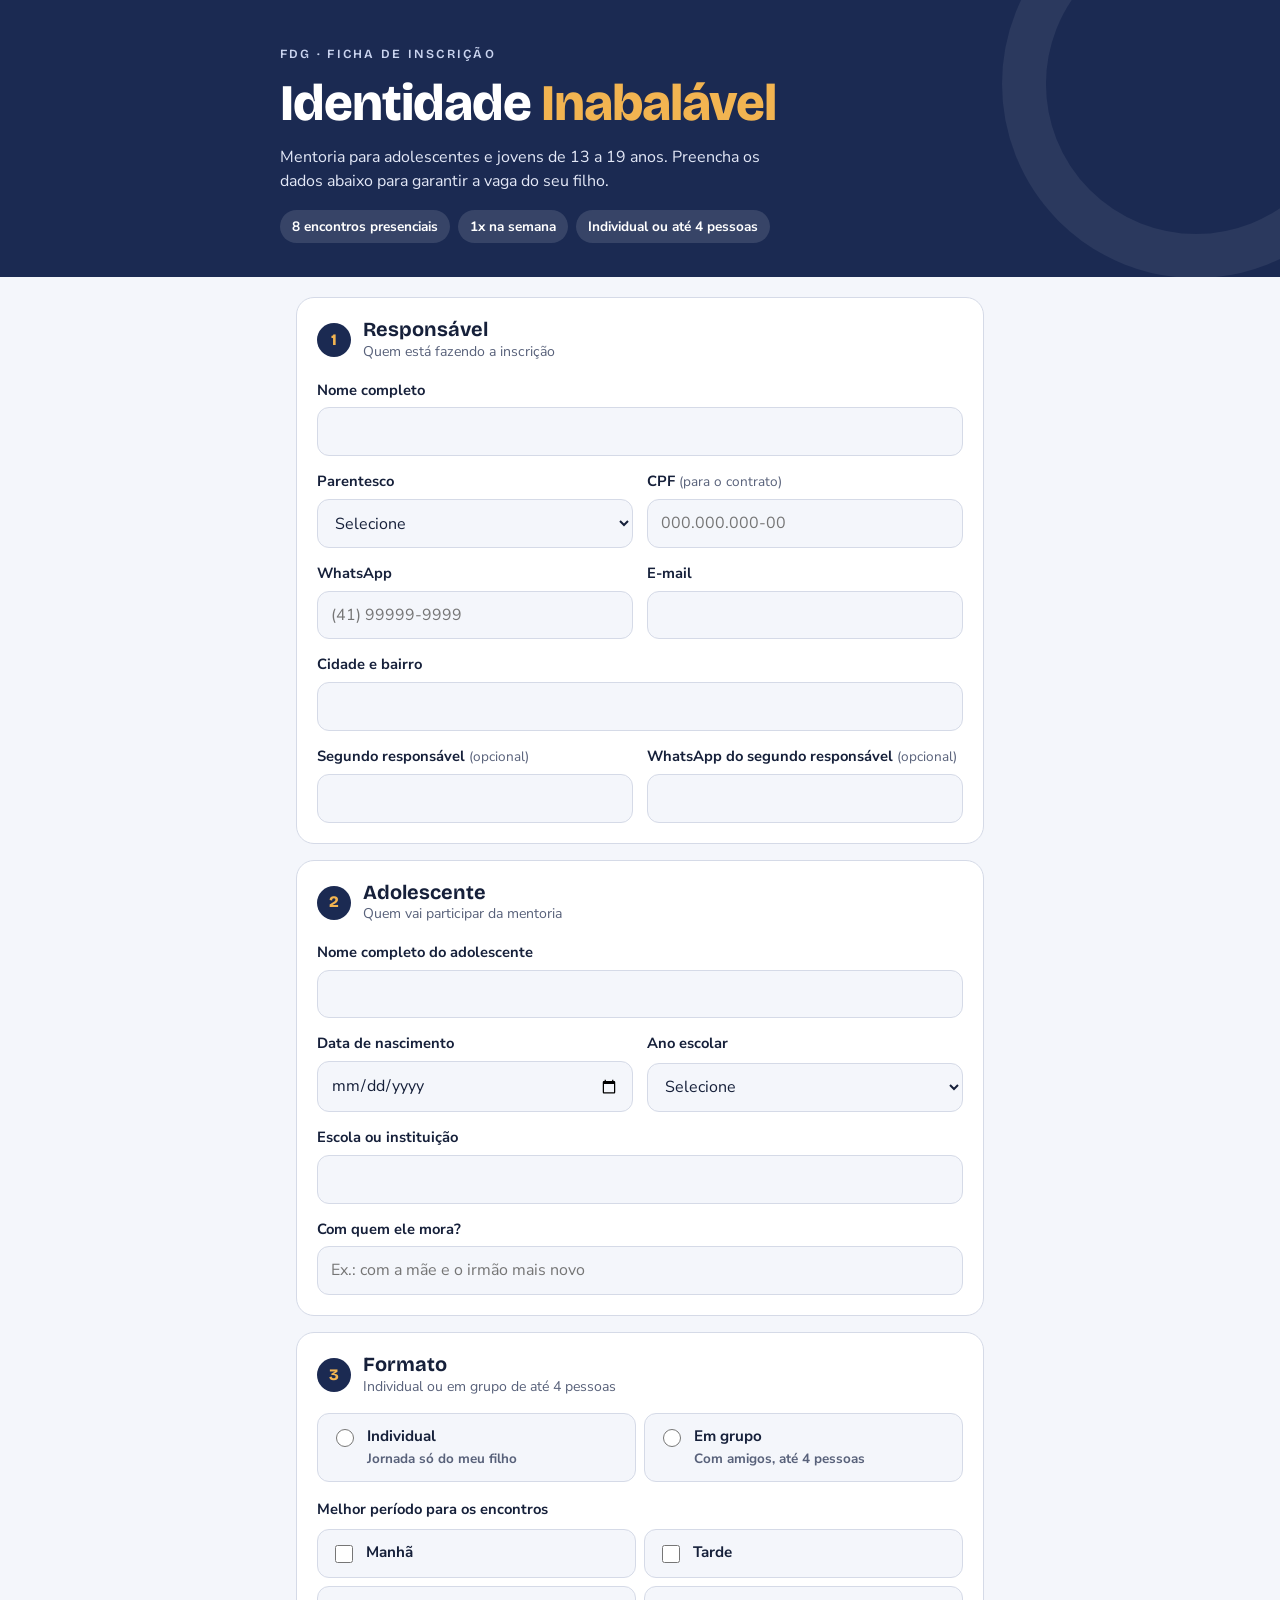
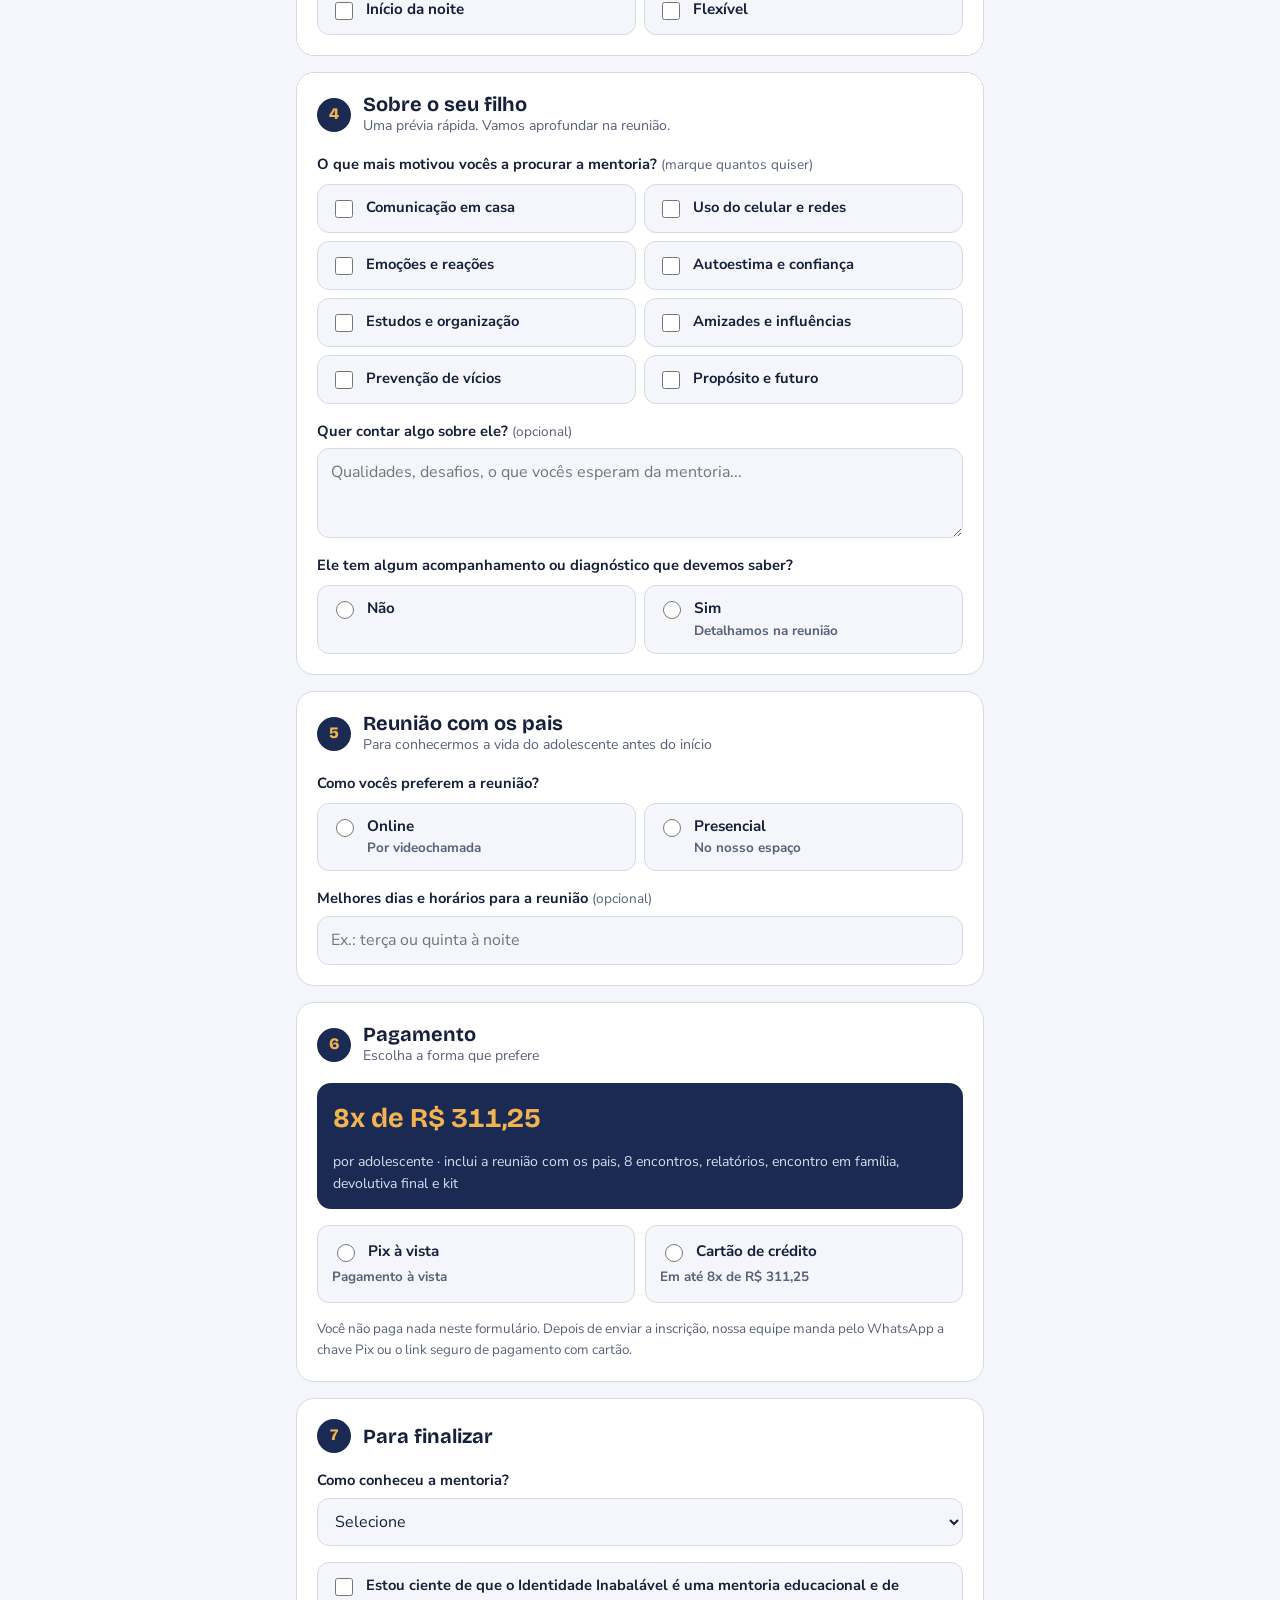
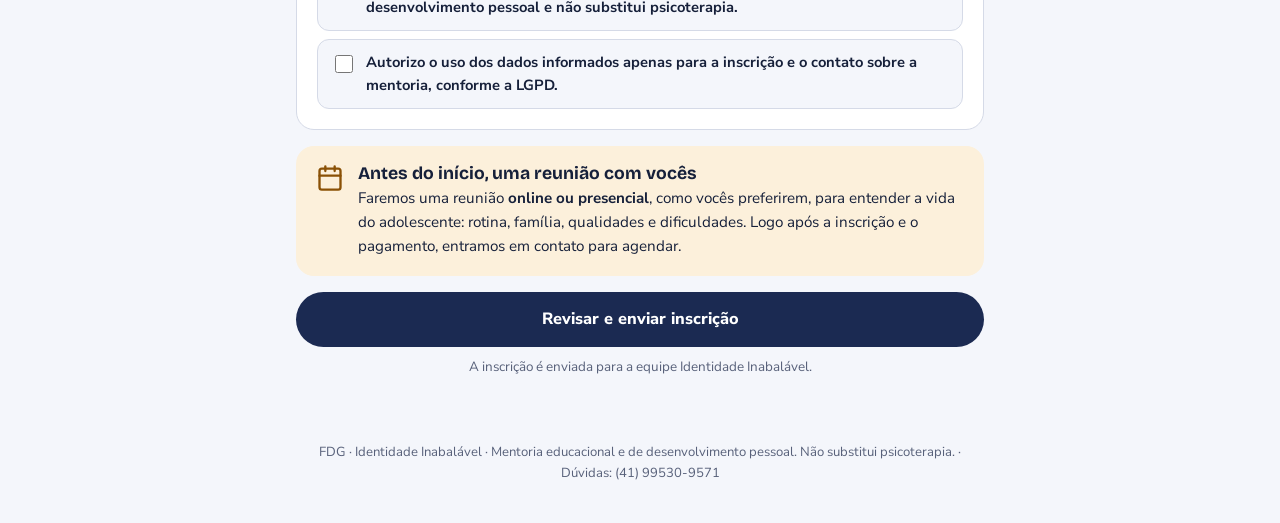
<file: mentoriaidentidade/formulario/index.html>
<!doctype html>
<html lang="pt-BR">
<head>
<meta charset="utf-8">
<meta name="viewport" content="width=device-width,initial-scale=1,viewport-fit=cover">
<title>Inscrição Identidade Inabalável</title>
<link rel="preconnect" href="https://fonts.googleapis.com">
<link rel="preconnect" href="https://fonts.gstatic.com" crossorigin>
<link rel="stylesheet" href="https://fonts.googleapis.com/css2?family=Bricolage+Grotesque:opsz,wght@12..96,600;12..96,800&family=Nunito+Sans:wght@400;600;700;800&display=swap">
<style>
/* Layout: faixa azul de capa → aviso da reunião → formulário em etapas numeradas (cartões) → resumo e envio pelo WhatsApp */
:root{
  --bg:#F4F6FB; --paper:#FFFFFF; --ink:#16203A; --muted:#58617A; --line:#D5DAE7;
  --navy:#1B2A52; --navy-2:#2C3D6E; --gold:#E9A23B; --gold-ink:#8A5106; --gold-soft:#FCF0DB;
  --focus:#2F6FD6; --ok:#136B60; --ok-soft:#E1F4F1; --err:#B4362D; --err-soft:#FBE6E4;
  --display:"Bricolage Grotesque","Trebuchet MS",system-ui,sans-serif;
  --body:"Nunito Sans","Segoe UI",system-ui,sans-serif;
}
@media (prefers-color-scheme: dark){:root:not([data-theme="light"]){
  --bg:#0F1528; --paper:#172036; --ink:#E9ECF5; --muted:#A3ABC2; --line:#2E3A58;
  --navy:#22325F; --navy-2:#30437A; --gold:#F2B451; --gold-ink:#F2B451; --gold-soft:#3A2E1A;
  --focus:#6E9CF0; --ok:#4CC3B3; --ok-soft:#14332F; --err:#EE7A70; --err-soft:#3B1D1B; color-scheme:dark}}
:root[data-theme="dark"]{
  --bg:#0F1528; --paper:#172036; --ink:#E9ECF5; --muted:#A3ABC2; --line:#2E3A58;
  --navy:#22325F; --navy-2:#30437A; --gold:#F2B451; --gold-ink:#F2B451; --gold-soft:#3A2E1A;
  --focus:#6E9CF0; --ok:#4CC3B3; --ok-soft:#14332F; --err:#EE7A70; --err-soft:#3B1D1B; color-scheme:dark}
*{box-sizing:border-box}
body{background:var(--bg);color:var(--ink);font-family:var(--body);font-size:16px;line-height:1.55}
h1,h2,h3{font-family:var(--display);line-height:1.12;margin:0;text-wrap:balance}
p{margin:0}
.hero{background:var(--navy);color:#fff;padding-inline:20px;padding-block:44px 34px;position:relative;overflow:hidden}
.hero::after{content:"";position:absolute;right:-110px;top:-110px;width:300px;height:300px;border-radius:50%;border:44px solid rgba(255,255,255,.07)}
.hero-in{max-width:720px;margin:0 auto;display:grid;gap:12px;position:relative}
.tag{font-family:var(--display);font-weight:600;font-size:.78rem;letter-spacing:.18em;text-transform:uppercase;color:#C9D3EE}
.hero h1{font-size:clamp(2.1rem,7vw,3.2rem);font-weight:800;letter-spacing:-.02em}
.hero h1 span{color:#F2B451}
.hero p{color:#E3E8F7;max-width:52ch}
.facts{display:flex;flex-wrap:wrap;gap:8px;margin-top:4px}
.facts span{font-size:.85rem;font-weight:700;padding:6px 12px;border-radius:99px;background:rgba(255,255,255,.12)}
.wrap{max-width:720px;margin:0 auto;padding-inline:16px;padding-block:20px 64px;display:grid;gap:16px}
.notice{background:var(--gold-soft);border-radius:18px;padding:18px 20px;display:grid;grid-template-columns:auto 1fr;gap:14px;align-items:start}
.notice svg{width:28px;height:28px;color:var(--gold-ink);flex:none}
.notice h2{font-size:1.1rem;margin-bottom:4px}
.notice p{font-size:.95rem}
.card{background:var(--paper);border:1px solid var(--line);border-radius:18px;padding:20px;display:grid;gap:16px}
.card-h{display:flex;gap:12px;align-items:center}
.num{font-family:var(--display);font-weight:800;width:34px;height:34px;border-radius:50%;background:var(--navy);color:#F2B451;display:grid;place-items:center;flex:none}
.card-h h2{font-size:1.25rem}
.card-h p{font-size:.88rem;color:var(--muted)}
.grid{display:grid;grid-template-columns:1fr 1fr;gap:14px}
.full{grid-column:1/-1}
.field{display:grid;gap:6px;min-width:0}
label,.lbl{font-weight:700;font-size:.92rem}
.opt{font-weight:400;color:var(--muted);font-size:.85rem}
input[type=text],input[type=email],input[type=tel],input[type=date],select,textarea{
  width:100%;font:inherit;font-size:1rem;color:var(--ink);background:var(--bg);border:1.5px solid var(--line);border-radius:12px;padding:11px 13px;min-height:46px}
textarea{min-height:90px;resize:vertical}
input:focus-visible,select:focus-visible,textarea:focus-visible{outline:none;border-color:var(--focus);box-shadow:0 0 0 3px color-mix(in srgb,var(--focus) 25%,transparent)}
.choices{display:grid;gap:8px}
.choices.two{grid-template-columns:1fr 1fr}
.choice{display:flex;gap:10px;align-items:flex-start;border:1.5px solid var(--line);border-radius:12px;padding:11px 13px;cursor:pointer;background:var(--bg)}
.choice input{margin-top:4px;accent-color:var(--navy);width:18px;height:18px;flex:none}
.choice:has(input:checked){border-color:var(--gold);background:var(--gold-soft)}
.choice:has(input:focus-visible){outline:3px solid color-mix(in srgb,var(--focus) 35%,transparent)}
.choice b{display:block;font-size:.95rem}
.choice small{display:block;color:var(--muted);font-size:.84rem}
.pay{display:grid;grid-template-columns:1fr 1fr;gap:10px}
.pay .choice{flex-direction:column;gap:4px;padding:14px}
.pay .choice .row{display:flex;gap:10px;align-items:center}
.price{background:var(--navy);color:#fff;border-radius:14px;padding:14px 16px;display:flex;justify-content:space-between;align-items:center;gap:12px;flex-wrap:wrap}
.price b{font-family:var(--display);font-size:1.7rem;color:#F2B451;font-variant-numeric:tabular-nums}
.price span{font-size:.88rem;color:#D6DDF0}
.err{color:var(--err);font-size:.84rem;font-weight:700;display:none}
.field.invalid .err,.block.invalid .err{display:block}
.field.invalid input,.field.invalid select{border-color:var(--err)}
.block{display:grid;gap:8px}
.hidden{display:none!important}
.submit{display:grid;gap:10px}
button,.btn{font:inherit;font-weight:800;font-size:1.02rem;border:none;border-radius:99px;padding:15px 22px;cursor:pointer;min-height:52px;display:inline-flex;align-items:center;justify-content:center;gap:10px;text-decoration:none}
.primary{background:var(--navy);color:#fff}
.primary:hover{background:var(--navy-2)}
.wa{background:#1F8F5F;color:#fff}
.wa:hover{background:#18784F}
.ghost{background:transparent;color:var(--ink);border:1.5px solid var(--line)}
button:focus-visible,.btn:focus-visible{outline:3px solid var(--focus);outline-offset:3px}
.fine{font-size:.84rem;color:var(--muted)}
.summary{white-space:pre-wrap;font-size:.88rem;background:var(--bg);border:1px solid var(--line);border-radius:12px;padding:14px;max-height:280px;overflow:auto}
.steps{display:grid;gap:10px;counter-reset:s}
.steps li{list-style:none;display:grid;grid-template-columns:32px 1fr;gap:12px;align-items:start}
.steps li::before{counter-increment:s;content:counter(s);width:32px;height:32px;border-radius:50%;background:var(--gold);color:#16203A;font-weight:800;display:grid;place-items:center;font-family:var(--display)}
.steps{padding:0;margin:0}
.done-h{display:flex;gap:12px;align-items:center}
.done-h svg{width:34px;height:34px;color:var(--ok)}
footer{max-width:720px;margin:0 auto;padding-inline:16px;padding-block:0 40px;font-size:.82rem;color:var(--muted);text-align:center}
@media (max-width:560px){.grid,.choices.two,.pay{grid-template-columns:1fr}.card{padding:16px}}
@media (prefers-reduced-motion:reduce){*{transition:none!important}}
</style>

<style>body{margin:0}button:disabled{opacity:.7;cursor:wait}</style>
</head>
<body>
<header class="hero">
  <div class="hero-in">
    <div class="tag">FDG · Ficha de inscrição</div>
    <h1>Identidade <span>Inabalável</span></h1>
    <p>Mentoria para adolescentes e jovens de 13 a 19 anos. Preencha os dados abaixo para garantir a vaga do seu filho.</p>
    <div class="facts"><span>8 encontros presenciais</span><span>1x na semana</span><span>Individual ou até 4 pessoas</span></div>
  </div>
</header>

<main class="wrap">

  <form id="form" novalidate>
  <div style="display:grid;gap:16px">

    <section class="card" aria-labelledby="c1">
      <div class="card-h"><span class="num">1</span><div><h2 id="c1">Responsável</h2><p>Quem está fazendo a inscrição</p></div></div>
      <div class="grid">
        <div class="field full"><label for="r_nome">Nome completo</label><input type="text" id="r_nome" autocomplete="name" required><span class="err">Informe o nome do responsável.</span></div>
        <div class="field"><label for="r_par">Parentesco</label><select id="r_par" required><option value="">Selecione</option><option>Mãe</option><option>Pai</option><option>Avó / Avô</option><option>Outro responsável legal</option></select><span class="err">Selecione o parentesco.</span></div>
        <div class="field"><label for="r_cpf">CPF <span class="opt">(para o contrato)</span></label><input type="text" id="r_cpf" inputmode="numeric" maxlength="14" placeholder="000.000.000-00" required><span class="err">Informe um CPF válido.</span></div>
        <div class="field"><label for="r_tel">WhatsApp</label><input type="tel" id="r_tel" autocomplete="tel" placeholder="(41) 99999-9999" required><span class="err">Informe um WhatsApp com DDD.</span></div>
        <div class="field"><label for="r_email">E-mail</label><input type="email" id="r_email" autocomplete="email" required><span class="err">Informe um e-mail válido.</span></div>
        <div class="field full"><label for="r_cidade">Cidade e bairro</label><input type="text" id="r_cidade" autocomplete="address-level2" required><span class="err">Informe a cidade.</span></div>
        <div class="field"><label for="r2_nome">Segundo responsável <span class="opt">(opcional)</span></label><input type="text" id="r2_nome"></div>
        <div class="field"><label for="r2_tel">WhatsApp do segundo responsável <span class="opt">(opcional)</span></label><input type="tel" id="r2_tel"></div>
      </div>
    </section>

    <section class="card" aria-labelledby="c2">
      <div class="card-h"><span class="num">2</span><div><h2 id="c2">Adolescente</h2><p>Quem vai participar da mentoria</p></div></div>
      <div class="grid">
        <div class="field full"><label for="a_nome">Nome completo do adolescente</label><input type="text" id="a_nome" required><span class="err">Informe o nome do adolescente.</span></div>
        <div class="field"><label for="a_nasc">Data de nascimento</label><input type="date" id="a_nasc" required><span class="err" id="a_nasc_err">Informe a data de nascimento.</span></div>
        <div class="field"><label for="a_ano">Ano escolar</label><select id="a_ano" required><option value="">Selecione</option><option>6º ano</option><option>7º ano</option><option>8º ano</option><option>9º ano</option><option>1º ano do Ensino Médio</option><option>2º ano do Ensino Médio</option><option>3º ano do Ensino Médio</option><option>Ensino Médio concluído</option><option>Ensino superior / técnico</option><option>Outro</option></select><span class="err">Selecione o ano escolar.</span></div>
        <div class="field full"><label for="a_escola">Escola ou instituição</label><input type="text" id="a_escola" required><span class="err">Informe a escola.</span></div>
        <div class="field full"><label for="a_mora">Com quem ele mora?</label><input type="text" id="a_mora" placeholder="Ex.: com a mãe e o irmão mais novo" required><span class="err">Conte com quem ele mora.</span></div>
      </div>
    </section>

    <section class="card" aria-labelledby="c3">
      <div class="card-h"><span class="num">3</span><div><h2 id="c3">Formato</h2><p>Individual ou em grupo de até 4 pessoas</p></div></div>
      <div class="block" id="b_formato">
        <div class="choices two" role="radiogroup" aria-label="Formato">
          <label class="choice"><input type="radio" name="formato" value="Individual" required><span><b>Individual</b><small>Jornada só do meu filho</small></span></label>
          <label class="choice"><input type="radio" name="formato" value="Em grupo"><span><b>Em grupo</b><small>Com amigos, até 4 pessoas</small></span></label>
        </div>
        <span class="err">Escolha o formato.</span>
      </div>
      <div class="field hidden" id="f_amigo"><label for="amigo">Nomes dos amigos e contato dos responsáveis</label><textarea id="amigo" placeholder="Ex.: Pedro, mãe Júlia (41) 99999-9999; Ana, pai Carlos (41) 98888-8888"></textarea><span class="fine">Cada família faz a sua própria inscrição.</span></div>
      <div class="block" id="b_periodo">
        <span class="lbl">Melhor período para os encontros</span>
        <div class="choices two">
          <label class="choice"><input type="checkbox" name="periodo" value="Manhã"><span><b>Manhã</b></span></label>
          <label class="choice"><input type="checkbox" name="periodo" value="Tarde"><span><b>Tarde</b></span></label>
          <label class="choice"><input type="checkbox" name="periodo" value="Início da noite"><span><b>Início da noite</b></span></label>
          <label class="choice"><input type="checkbox" name="periodo" value="Flexível"><span><b>Flexível</b></span></label>
        </div>
        <span class="err">Escolha pelo menos um período.</span>
      </div>
    </section>

    <section class="card" aria-labelledby="c4">
      <div class="card-h"><span class="num">4</span><div><h2 id="c4">Sobre o seu filho</h2><p>Uma prévia rápida. Vamos aprofundar na reunião.</p></div></div>
      <div class="block">
        <span class="lbl">O que mais motivou vocês a procurar a mentoria? <span class="opt">(marque quantos quiser)</span></span>
        <div class="choices two">
          <label class="choice"><input type="checkbox" name="motivo" value="Comunicação em casa"><span>Comunicação em casa</span></label>
          <label class="choice"><input type="checkbox" name="motivo" value="Uso do celular e redes"><span>Uso do celular e redes</span></label>
          <label class="choice"><input type="checkbox" name="motivo" value="Emoções e reações"><span>Emoções e reações</span></label>
          <label class="choice"><input type="checkbox" name="motivo" value="Autoestima e confiança"><span>Autoestima e confiança</span></label>
          <label class="choice"><input type="checkbox" name="motivo" value="Estudos e organização"><span>Estudos e organização</span></label>
          <label class="choice"><input type="checkbox" name="motivo" value="Amizades e influências"><span>Amizades e influências</span></label>
          <label class="choice"><input type="checkbox" name="motivo" value="Prevenção de vícios"><span>Prevenção de vícios</span></label>
          <label class="choice"><input type="checkbox" name="motivo" value="Propósito e futuro"><span>Propósito e futuro</span></label>
        </div>
      </div>
      <div class="field"><label for="obs">Quer contar algo sobre ele? <span class="opt">(opcional)</span></label><textarea id="obs" placeholder="Qualidades, desafios, o que vocês esperam da mentoria..."></textarea></div>
      <div class="block" id="b_acomp">
        <span class="lbl">Ele tem algum acompanhamento ou diagnóstico que devemos saber?</span>
        <div class="choices two">
          <label class="choice"><input type="radio" name="acomp" value="Não"><span><b>Não</b></span></label>
          <label class="choice"><input type="radio" name="acomp" value="Sim, conversamos na reunião"><span><b>Sim</b><small>Detalhamos na reunião</small></span></label>
        </div>
        <span class="err">Responda esta pergunta.</span>
      </div>
    </section>

    <section class="card" aria-labelledby="c5">
      <div class="card-h"><span class="num">5</span><div><h2 id="c5">Reunião com os pais</h2><p>Para conhecermos a vida do adolescente antes do início</p></div></div>
      <div class="block" id="b_reuniao">
        <span class="lbl">Como vocês preferem a reunião?</span>
        <div class="choices two">
          <label class="choice"><input type="radio" name="reuniao" value="Online"><span><b>Online</b><small>Por videochamada</small></span></label>
          <label class="choice"><input type="radio" name="reuniao" value="Presencial"><span><b>Presencial</b><small>No nosso espaço</small></span></label>
        </div>
        <span class="err">Escolha online ou presencial.</span>
      </div>
      <div class="field"><label for="reu_hor">Melhores dias e horários para a reunião <span class="opt">(opcional)</span></label><input type="text" id="reu_hor" placeholder="Ex.: terça ou quinta à noite"></div>
    </section>

    <section class="card" aria-labelledby="c6">
      <div class="card-h"><span class="num">6</span><div><h2 id="c6">Pagamento</h2><p>Escolha a forma que prefere</p></div></div>
      <div class="price"><b>8x de R$ 311,25</b><span>por adolescente · inclui a reunião com os pais, 8 encontros, relatórios, encontro em família, devolutiva final e kit</span></div>
      <div class="block" id="b_pag">
        <div class="pay">
          <label class="choice"><span class="row"><input type="radio" name="pag" value="Pix à vista"><b>Pix à vista</b></span><small>Pagamento à vista</small></label>
          <label class="choice"><span class="row"><input type="radio" name="pag" value="Cartão de crédito"><b>Cartão de crédito</b></span><small>Em até 8x de R$ 311,25</small></label>
        </div>
        <span class="err">Escolha a forma de pagamento.</span>
      </div>
      <div class="field hidden" id="f_parc"><label for="parc">Em quantas vezes?</label><select id="parc"><option>1x</option><option>2x</option><option>3x</option><option>4x</option><option>5x</option><option>6x</option><option>7x</option><option>8x</option></select></div>
      <p class="fine">Você não paga nada neste formulário. Depois de enviar a inscrição, nossa equipe manda pelo WhatsApp a chave Pix ou o link seguro de pagamento com cartão.</p>
    </section>

    <section class="card" aria-labelledby="c7">
      <div class="card-h"><span class="num">7</span><div><h2 id="c7">Para finalizar</h2></div></div>
      <div class="field"><label for="origem">Como conheceu a mentoria?</label><select id="origem"><option value="">Selecione</option><option>Instagram</option><option>Indicação de amigos ou família</option><option>Escola</option><option>Igreja</option><option>Empresa ou palestra da FDG</option><option>Outro</option></select></div>
      <div class="block" id="b_termos">
        <label class="choice"><input type="checkbox" id="t1"><span>Estou ciente de que o Identidade Inabalável é uma mentoria educacional e de desenvolvimento pessoal e não substitui psicoterapia.</span></label>
        <label class="choice"><input type="checkbox" id="t2"><span>Autorizo o uso dos dados informados apenas para a inscrição e o contato sobre a mentoria, conforme a LGPD.</span></label>
        <span class="err">Marque as duas opções para continuar.</span>
      </div>
    </section>

    <section class="notice" aria-labelledby="n-t">
    <svg viewBox="0 0 24 24" fill="none" stroke="currentColor" stroke-width="2" stroke-linecap="round" stroke-linejoin="round" aria-hidden="true"><rect x="3" y="4" width="18" height="18" rx="2"/><path d="M16 2v4M8 2v4M3 10h18"/></svg>
    <div>
      <h2 id="n-t">Antes do início, uma reunião com vocês</h2>
      <p>Faremos uma reunião <b>online ou presencial</b>, como vocês preferirem, para entender a vida do adolescente: rotina, família, qualidades e dificuldades. Logo após a inscrição e o pagamento, entramos em contato para agendar.</p>
    </div>
  </section>

    <div class="submit">
      <button type="submit" class="primary">Revisar e enviar inscrição</button>
      <p class="fine" style="text-align:center">A inscrição é enviada para a equipe Identidade Inabalável.</p>
    </div>
  </div>
  </form>

  <section class="card hidden" id="review" aria-labelledby="rv">
    <div class="done-h">
      <svg viewBox="0 0 24 24" fill="none" stroke="currentColor" stroke-width="2.2" stroke-linecap="round" stroke-linejoin="round" aria-hidden="true"><circle cx="12" cy="12" r="10"/><path d="m8 12 3 3 5-6"/></svg>
      <div><h2 id="rv">Inscrição recebida!</h2><p class="fine" id="rvSub"></p></div>
    </div>
    <a class="btn wa" id="waBtn" href="#" target="_blank" rel="noopener">
      <svg viewBox="0 0 24 24" width="22" height="22" fill="none" stroke="currentColor" stroke-width="2" stroke-linecap="round" stroke-linejoin="round" aria-hidden="true"><path d="M21 11.5a8.4 8.4 0 0 1-12.6 7.3L3 20l1.3-5.2A8.4 8.4 0 1 1 21 11.5Z"/></svg>
      Avisar pelo WhatsApp
    </a>
    <div class="grid">
      <button type="button" class="ghost" id="copyBtn">Copiar inscrição</button>
      <button type="button" class="ghost" id="editBtn">Corrigir dados</button>
    </div>
    <p class="fine" id="copyMsg" aria-live="polite">Se precisar, copie a inscrição e envie para (41) 99530-9571.</p>
    <div class="summary" id="summary" tabindex="0" aria-label="Resumo da inscrição"></div>
    <h3 style="font-size:1.1rem">Próximos passos</h3>
    <ol class="steps">
      <li><span><b>Pagamento:</b> enviamos pelo WhatsApp a chave Pix ou o link de pagamento com cartão.</span></li>
      <li><span><b>Reunião com os pais:</b> logo após o pagamento, entramos em contato para agendar a reunião online ou presencial.</span></li>
      <li><span><b>Início da jornada:</b> combinamos o horário dos encontros e seu filho recebe o Kit Identidade Inabalável.</span></li>
    </ol>
  </section>
</main>

<footer>FDG · Identidade Inabalável · Mentoria educacional e de desenvolvimento pessoal. Não substitui psicoterapia. · Dúvidas: (41) 99530-9571</footer>

<script>
(function(){
  var WA = "5541995309571";
  var $ = function(id){return document.getElementById(id);};
  var form = $("form");
  function val(id){return ($(id).value||"").trim();}
  function radio(n){var e=form.querySelector('input[name="'+n+'"]:checked');return e?e.value:"";}
  function checks(n){return Array.prototype.map.call(form.querySelectorAll('input[name="'+n+'"]:checked'),function(e){return e.value;});}
  function digits(s){return s.replace(/\D/g,"");}
  function setInvalid(el,bad){var f=el.closest(".field")||el.closest(".block");if(f)f.classList.toggle("invalid",bad);}

  $("r_cpf").addEventListener("input",function(e){var d=digits(e.target.value).slice(0,11);var o=d;if(d.length>9)o=d.slice(0,3)+"."+d.slice(3,6)+"."+d.slice(6,9)+"-"+d.slice(9);else if(d.length>6)o=d.slice(0,3)+"."+d.slice(3,6)+"."+d.slice(6);else if(d.length>3)o=d.slice(0,3)+"."+d.slice(3);e.target.value=o;});
  form.addEventListener("change",function(e){
    if(e.target.name==="formato")$("f_amigo").classList.toggle("hidden",radio("formato")!=="Em grupo");
    if(e.target.name==="pag")$("f_parc").classList.toggle("hidden",radio("pag")!=="Cartão de crédito");
    var b=e.target.closest(".block");if(b)b.classList.remove("invalid");
    var f=e.target.closest(".field");if(f)f.classList.remove("invalid");
  });
  form.addEventListener("input",function(e){var f=e.target.closest(".field");if(f)f.classList.remove("invalid");});

  function cpfOk(c){c=digits(c);if(c.length!==11||/^(\d)\1+$/.test(c))return false;var s=0,r;for(var i=0;i<9;i++)s+=+c[i]*(10-i);r=(s*10)%11%10;if(r!==+c[9])return false;s=0;for(i=0;i<10;i++)s+=+c[i]*(11-i);r=(s*10)%11%10;return r===+c[10];}
  function age(d){if(!d)return null;var b=new Date(d+"T12:00:00"),n=new Date();var a=n.getFullYear()-b.getFullYear();var m=n.getMonth()-b.getMonth();if(m<0||(m===0&&n.getDate()<b.getDate()))a--;return a;}

  function validate(){
    var first=null,ok=true;
    function check(el,bad){setInvalid(el,bad);if(bad){ok=false;if(!first)first=el;}}
    ["r_nome","r_cidade","a_nome","a_escola","a_mora"].forEach(function(id){check($(id),val(id).length<2);});
    check($("r_par"),!val("r_par"));
    check($("a_ano"),!val("a_ano"));
    check($("r_cpf"),!cpfOk(val("r_cpf")));
    check($("r_tel"),digits(val("r_tel")).length<10);
    check($("r_email"),!/^[^\s@]+@[^\s@]+\.[^\s@]{2,}$/.test(val("r_email")));
    var a=age(val("a_nasc"));
    $("a_nasc_err").textContent=!val("a_nasc")?"Informe a data de nascimento.":"A mentoria é para jovens de 13 a 19 anos.";
    check($("a_nasc"),a===null||a<13||a>19);
    function blk(id,bad){var b=$(id);b.classList.toggle("invalid",bad);if(bad){ok=false;if(!first)first=b;}}
    blk("b_formato",!radio("formato"));
    blk("b_periodo",checks("periodo").length===0);
    blk("b_acomp",!radio("acomp"));
    blk("b_reuniao",!radio("reuniao"));
    blk("b_pag",!radio("pag"));
    blk("b_termos",!($("t1").checked&&$("t2").checked));
    if(first){first.scrollIntoView({behavior:"smooth",block:"center"});var fo=first.querySelector?first.querySelector("input,select")||first:first;try{fo.focus({preventScroll:true});}catch(e){}}
    return ok;
  }

  function fmtDate(d){var p=d.split("-");return p[2]+"/"+p[1]+"/"+p[0];}
  function buildText(){
    var a=age(val("a_nasc"));
    var pag=radio("pag")+(radio("pag")==="Cartão de crédito"?" em "+val("parc"):"");
    var L=[];
    L.push("*INSCRIÇÃO · IDENTIDADE INABALÁVEL*","");
    L.push("*Responsável*");
    L.push("Nome: "+val("r_nome")+" ("+val("r_par")+")");
    L.push("CPF: "+val("r_cpf"));
    L.push("WhatsApp: "+val("r_tel"));
    L.push("E-mail: "+val("r_email"));
    L.push("Cidade/bairro: "+val("r_cidade"));
    if(val("r2_nome"))L.push("2º responsável: "+val("r2_nome")+(val("r2_tel")?" · "+val("r2_tel"):""));
    L.push("","*Adolescente*");
    L.push("Nome: "+val("a_nome"));
    L.push("Nascimento: "+fmtDate(val("a_nasc"))+" ("+a+" anos)");
    L.push("Ano escolar: "+val("a_ano")+" · Escola: "+val("a_escola"));
    L.push("Mora com: "+val("a_mora"));
    L.push("","*Formato*");
    L.push(radio("formato")+(radio("formato")==="Em grupo"&&val("amigo")?" · "+val("amigo"):""));
    L.push("Períodos: "+checks("periodo").join(", "));
    L.push("","*Sobre o adolescente*");
    var m=checks("motivo");if(m.length)L.push("Motivos: "+m.join(", "));
    if(val("obs"))L.push("Observações: "+val("obs"));
    L.push("Acompanhamento/diagnóstico: "+radio("acomp"));
    L.push("","*Reunião com os pais*");
    L.push(radio("reuniao")+(val("reu_hor")?" · "+val("reu_hor"):""));
    L.push("","*Pagamento*");
    L.push(pag);
    if(val("origem"))L.push("","Conheceu por: "+val("origem"));
    L.push("","Ciente de que é mentoria e não psicoterapia: sim · Autoriza uso dos dados (LGPD): sim");
    return L.join("\n");
  }

  var EMAIL = "anekallynec@gmail.com";
  form.addEventListener("submit",function(e){
    e.preventDefault();
    if(!validate())return;
    var t=buildText();
    var btn=form.querySelector("button[type=submit]");
    btn.disabled=true;btn.textContent="Enviando inscrição...";
    var payload={
      _subject:"Nova inscrição Identidade Inabalável: "+val("a_nome"),
      _template:"box", _captcha:"false",
      "Responsável":val("r_nome")+" ("+val("r_par")+")",
      "CPF":val("r_cpf"),"WhatsApp":val("r_tel"),"email":val("r_email"),
      "Adolescente":val("a_nome"),
      "Inscrição completa":t
    };
    fetch("https://formsubmit.co/ajax/"+EMAIL,{method:"POST",headers:{"Content-Type":"application/json","Accept":"application/json"},body:JSON.stringify(payload)})
      .then(function(r){return r.json().then(function(j){if(!r.ok||String(j.success)!=="true")throw new Error(j.message||"falha");});})
      .then(function(){showDone(t,true);})
      .catch(function(){showDone(t,false);});
  });
  function showDone(t,ok){
    var btn=form.querySelector("button[type=submit]");btn.disabled=false;btn.textContent="Revisar e enviar inscrição";
    $("summary").textContent=t;
    $("waBtn").href="https://wa.me/"+WA+"?text="+encodeURIComponent(t);
    $("rv").textContent=ok?"Inscrição recebida!":"Falta um toque";
    $("rvSub").textContent=ok?"Recebemos seus dados por e-mail. Se quiser, avise também pelo WhatsApp.":"Não conseguimos enviar automaticamente. Toque no botão verde para enviar pelo WhatsApp.";
    form.classList.add("hidden");
    $("review").classList.remove("hidden");
    $("review").scrollIntoView({behavior:"smooth",block:"start"});
  }
  $("editBtn").addEventListener("click",function(){$("review").classList.add("hidden");form.classList.remove("hidden");form.scrollIntoView({behavior:"smooth"});});
  $("copyBtn").addEventListener("click",function(){
    var t=$("summary").textContent,msg=$("copyMsg");
    function sel(){var r=document.createRange();r.selectNodeContents($("summary"));var s=window.getSelection();s.removeAllRanges();s.addRange(r);msg.textContent="Texto selecionado. Copie e envie para (41) 99530-9571.";}
    try{navigator.clipboard.writeText(t).then(function(){msg.textContent="Inscrição copiada. Cole no WhatsApp (41) 99530-9571.";},sel);}catch(err){sel();}
  });
})();
</script>

</body>
</html>
</file>
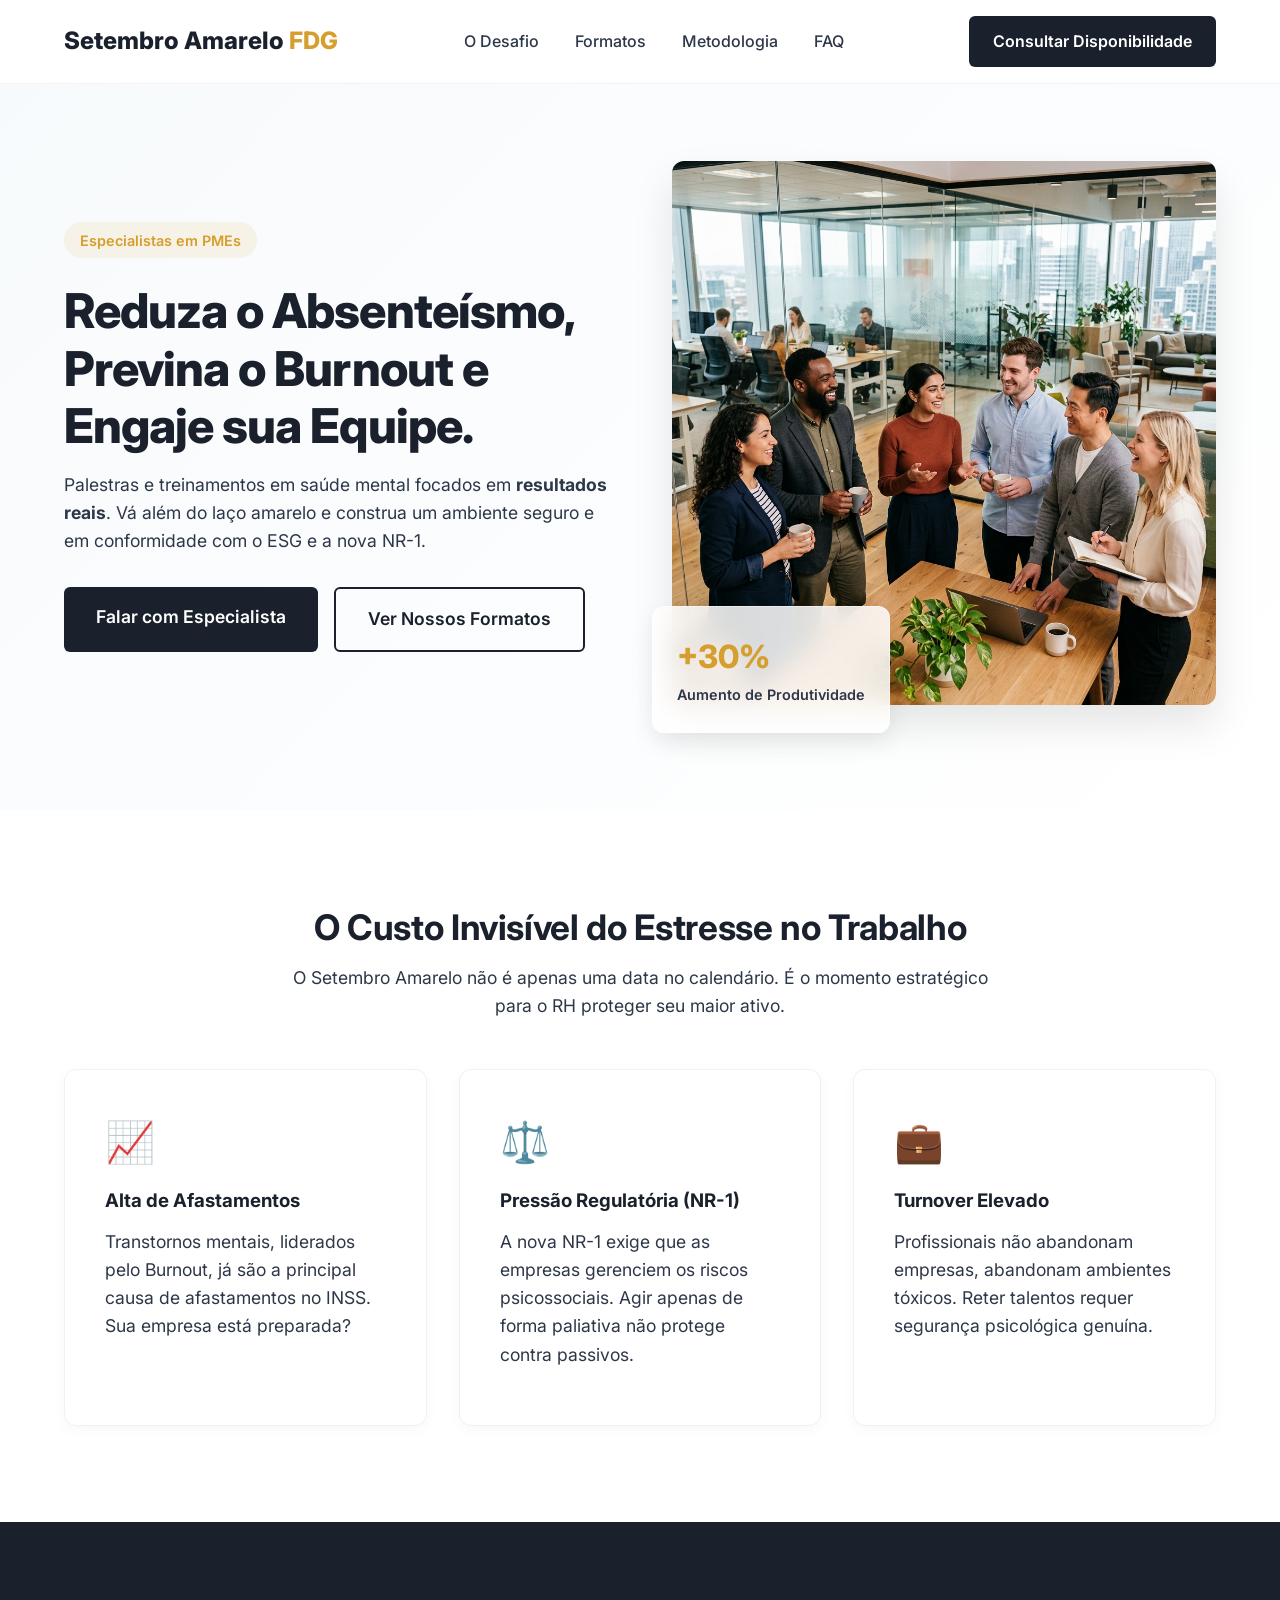
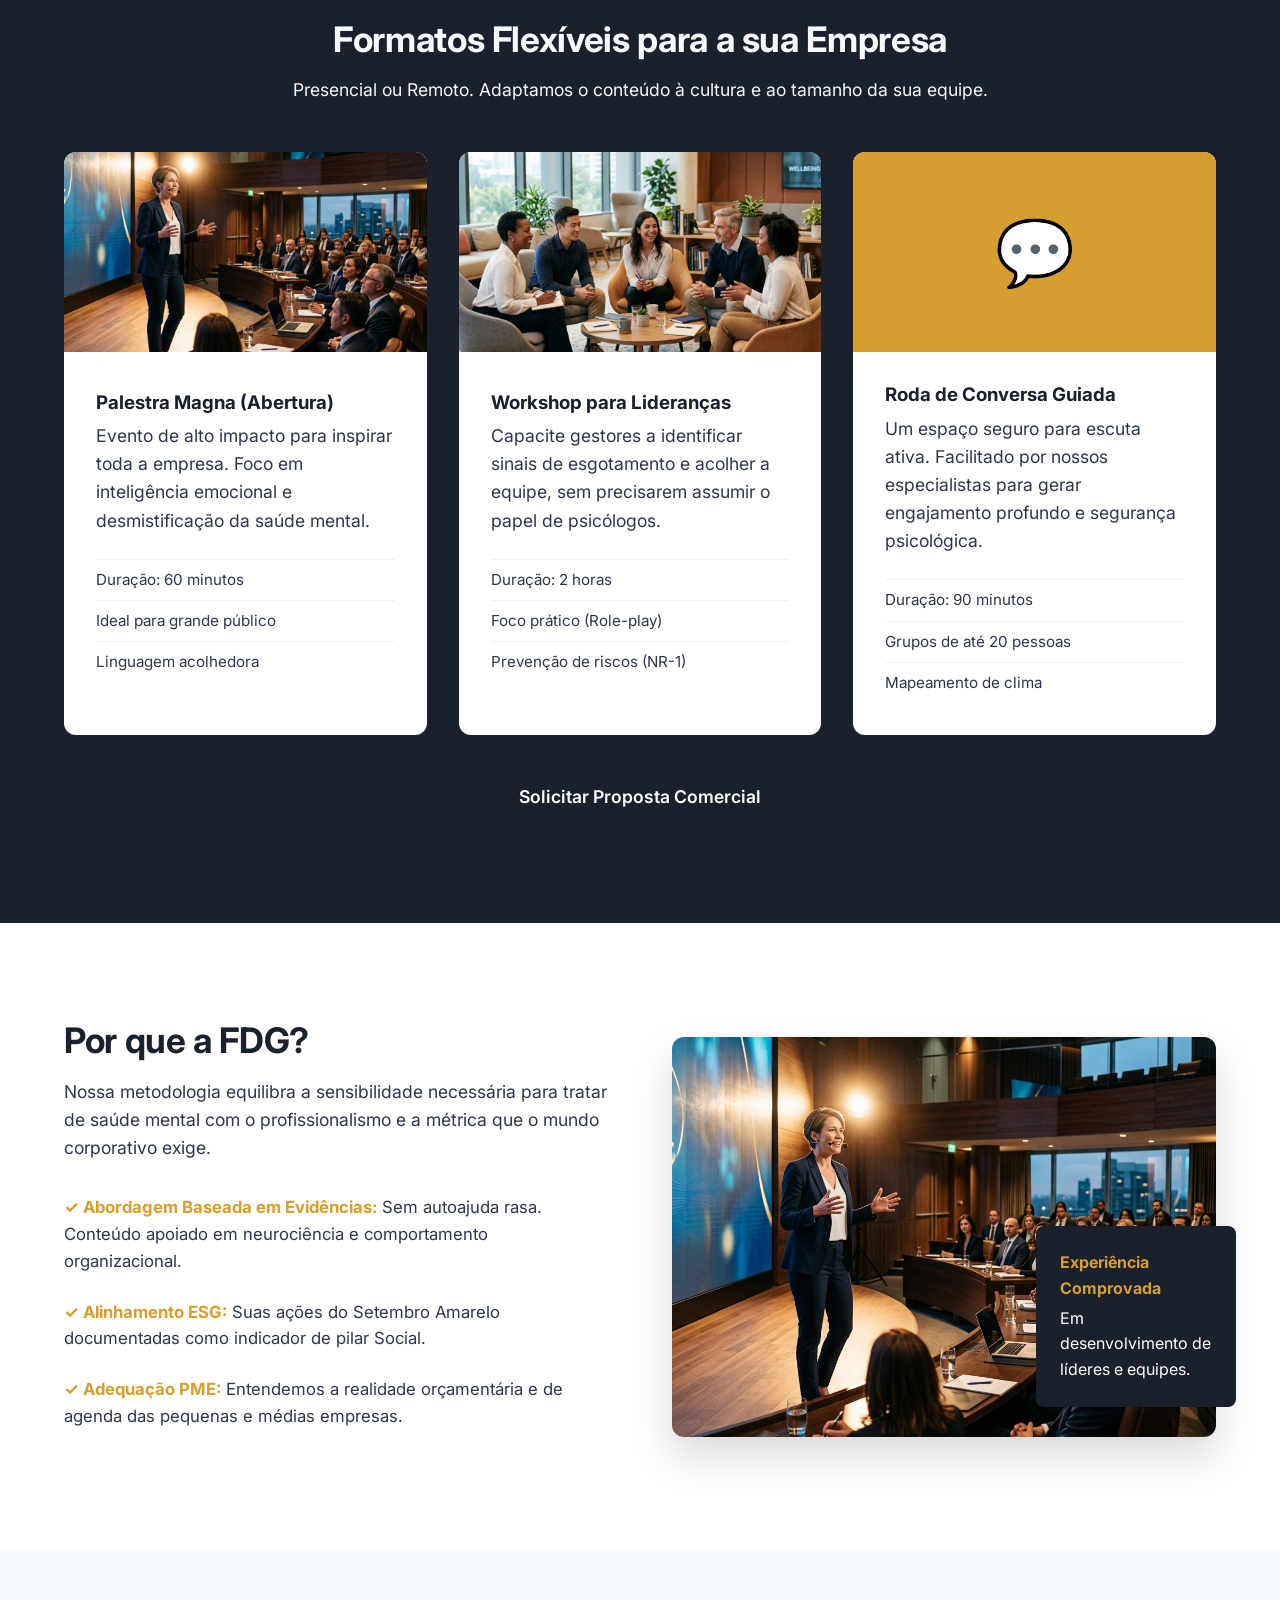
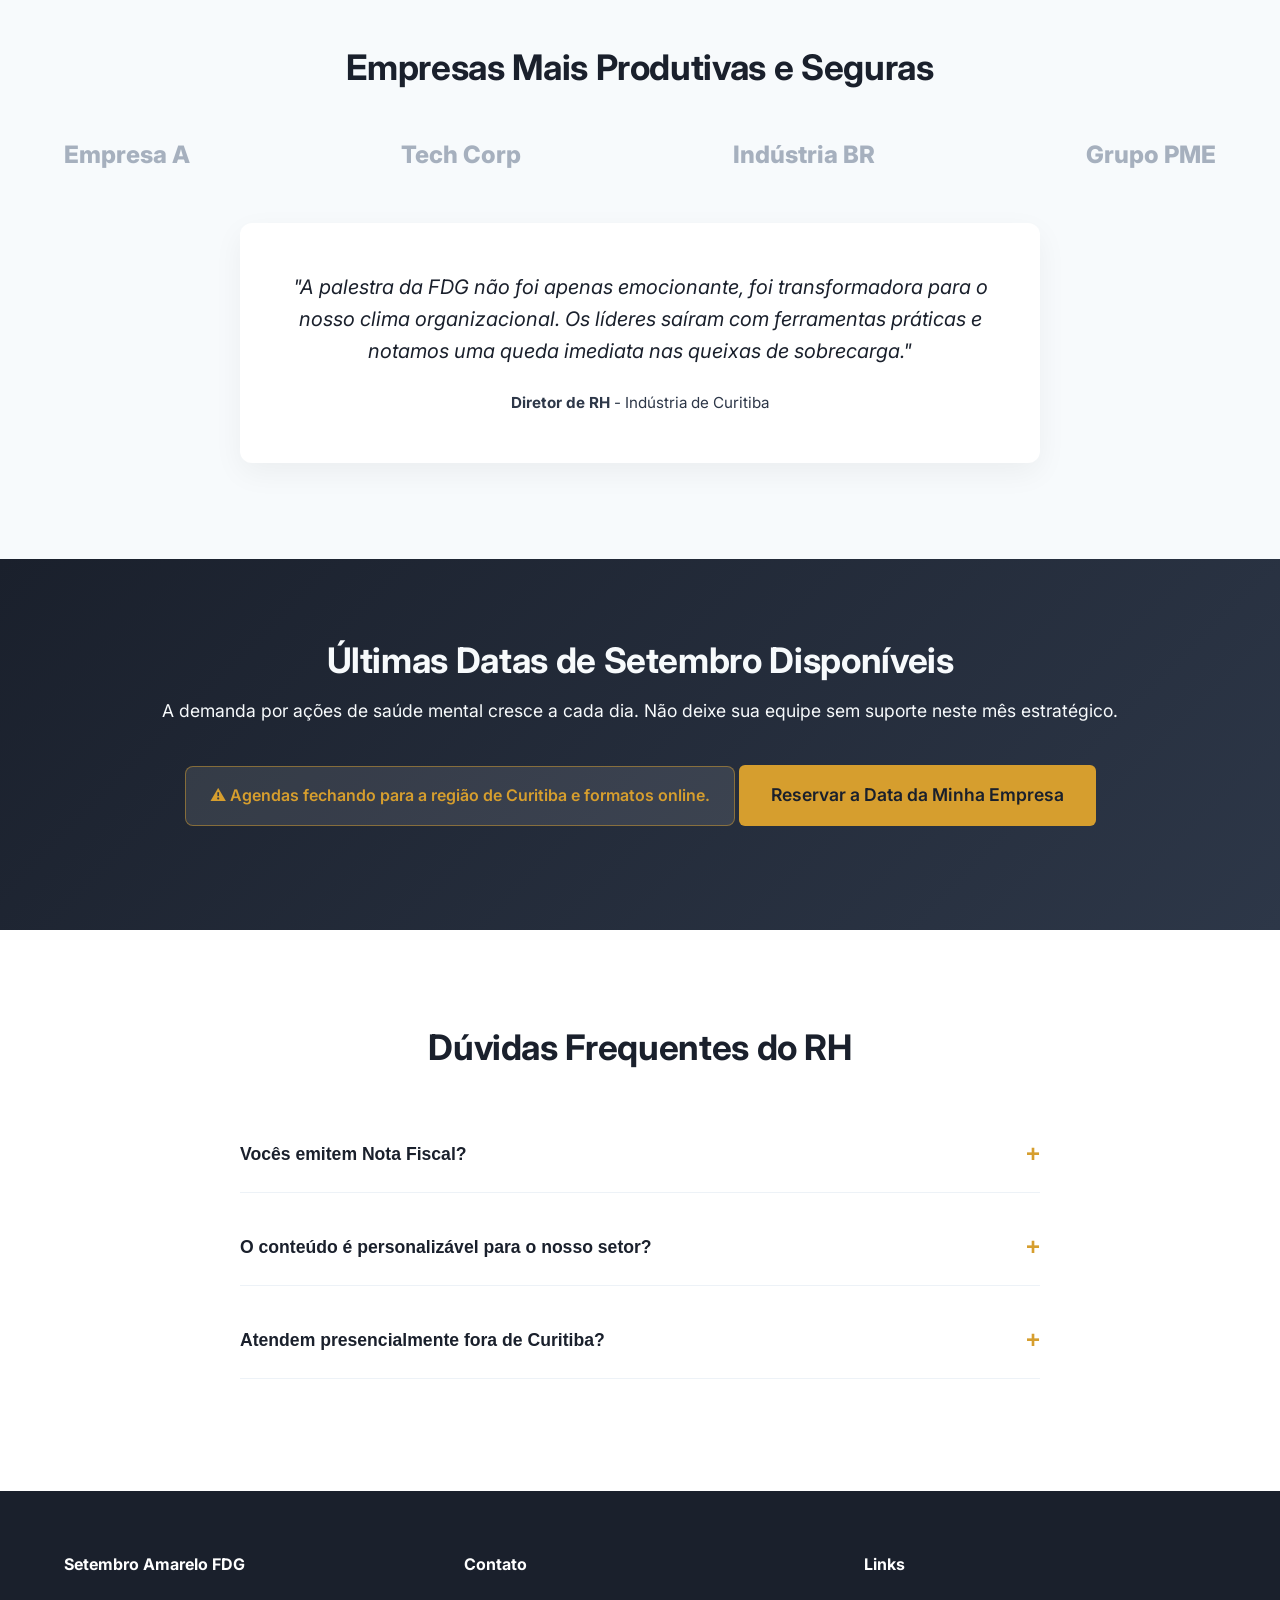
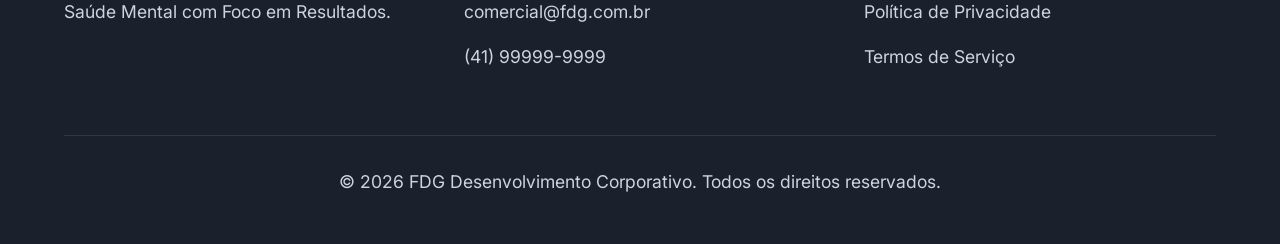
<file: setembroamarelo/Site 1/index.html>
<!DOCTYPE html>
<html lang="pt-BR">
<head>
    <meta charset="UTF-8">
    <meta name="viewport" content="width=device-width, initial-scale=1.0">
    <title>Setembro Amarelo FDG | Engajamento e Prevenção para Empresas</title>
    <link href="https://fonts.googleapis.com/css2?family=Inter:wght@300;400;500;600;700;800&display=swap" rel="stylesheet">
    <link rel="stylesheet" href="styles.css">
</head>
<body>
    <!-- Navbar -->
    <header class="navbar">
        <div class="container nav-container">
            <div class="logo">Setembro Amarelo <span>FDG</span></div>
            <nav class="nav-links">
                <a href="#contexto">O Desafio</a>
                <a href="#solucoes">Formatos</a>
                <a href="#diferenciais">Metodologia</a>
                <a href="#faq">FAQ</a>
            </nav>
            <a href="https://wa.me/5541999999999" class="btn btn-primary" target="_blank">Consultar Disponibilidade</a>
        </div>
    </header>

    <!-- 1. Hero Section -->
    <section class="hero">
        <div class="container hero-content">
            <div class="hero-text">
                <div class="badge">Especialistas em PMEs</div>
                <h1>Reduza o Absenteísmo, Previna o Burnout e Engaje sua Equipe.</h1>
                <p>Palestras e treinamentos em saúde mental focados em <strong>resultados reais</strong>. Vá além do laço amarelo e construa um ambiente seguro e em conformidade com o ESG e a nova NR-1.</p>
                <div class="hero-cta">
                    <a href="https://wa.me/5541999999999" class="btn btn-primary btn-large" target="_blank">Falar com Especialista</a>
                    <a href="#solucoes" class="btn btn-secondary btn-large">Ver Nossos Formatos</a>
                </div>
            </div>
            <div class="hero-image-wrapper">
                <img src="assets/images/hero.png" alt="Equipe corporativa engajada" class="hero-image">
                <div class="glass-card stat-card">
                    <span class="stat-number">+30%</span>
                    <span class="stat-text">Aumento de Produtividade</span>
                </div>
            </div>
        </div>
    </section>

    <!-- 2. Contexto (Dor) -->
    <section id="contexto" class="contexto-section">
        <div class="container">
            <div class="section-header">
                <h2>O Custo Invisível do Estresse no Trabalho</h2>
                <p>O Setembro Amarelo não é apenas uma data no calendário. É o momento estratégico para o RH proteger seu maior ativo.</p>
            </div>
            <div class="contexto-grid">
                <div class="context-card fade-in">
                    <div class="icon-warning">📈</div>
                    <h3>Alta de Afastamentos</h3>
                    <p>Transtornos mentais, liderados pelo Burnout, já são a principal causa de afastamentos no INSS. Sua empresa está preparada?</p>
                </div>
                <div class="context-card fade-in">
                    <div class="icon-warning">⚖️</div>
                    <h3>Pressão Regulatória (NR-1)</h3>
                    <p>A nova NR-1 exige que as empresas gerenciem os riscos psicossociais. Agir apenas de forma paliativa não protege contra passivos.</p>
                </div>
                <div class="context-card fade-in">
                    <div class="icon-warning">💼</div>
                    <h3>Turnover Elevado</h3>
                    <p>Profissionais não abandonam empresas, abandonam ambientes tóxicos. Reter talentos requer segurança psicológica genuína.</p>
                </div>
            </div>
        </div>
    </section>

    <!-- 3. Soluções e Formatos -->
    <section id="solucoes" class="solucoes-section bg-dark">
        <div class="container">
            <div class="section-header text-light">
                <h2>Formatos Flexíveis para a sua Empresa</h2>
                <p>Presencial ou Remoto. Adaptamos o conteúdo à cultura e ao tamanho da sua equipe.</p>
            </div>
            <div class="solucoes-grid">
                <div class="solucao-card card-premium fade-in">
                    <img src="assets/images/speaker.png" alt="Palestra Magna" class="card-img">
                    <div class="card-content">
                        <h3>Palestra Magna (Abertura)</h3>
                        <p>Evento de alto impacto para inspirar toda a empresa. Foco em inteligência emocional e desmistificação da saúde mental.</p>
                        <ul class="features">
                            <li>Duração: 60 minutos</li>
                            <li>Ideal para grande público</li>
                            <li>Linguagem acolhedora</li>
                        </ul>
                    </div>
                </div>
                <div class="solucao-card card-premium fade-in" style="animation-delay: 0.2s">
                    <img src="assets/images/wellness.png" alt="Treinamento de Liderança" class="card-img">
                    <div class="card-content">
                        <h3>Workshop para Lideranças</h3>
                        <p>Capacite gestores a identificar sinais de esgotamento e acolher a equipe, sem precisarem assumir o papel de psicólogos.</p>
                        <ul class="features">
                            <li>Duração: 2 horas</li>
                            <li>Foco prático (Role-play)</li>
                            <li>Prevenção de riscos (NR-1)</li>
                        </ul>
                    </div>
                </div>
                <div class="solucao-card card-premium fade-in" style="animation-delay: 0.4s">
                    <div class="card-img-placeholder bg-gold">
                        <span>💬</span>
                    </div>
                    <div class="card-content">
                        <h3>Roda de Conversa Guiada</h3>
                        <p>Um espaço seguro para escuta ativa. Facilitado por nossos especialistas para gerar engajamento profundo e segurança psicológica.</p>
                        <ul class="features">
                            <li>Duração: 90 minutos</li>
                            <li>Grupos de até 20 pessoas</li>
                            <li>Mapeamento de clima</li>
                        </ul>
                    </div>
                </div>
            </div>
            <div class="center-cta mt-4">
                 <a href="https://wa.me/5541999999999" class="btn btn-primary btn-large" target="_blank">Solicitar Proposta Comercial</a>
            </div>
        </div>
    </section>

    <!-- 4. Diferenciais e Metodologia -->
    <section id="diferenciais" class="diferenciais-section">
         <div class="container layout-split">
            <div class="split-text">
                <h2>Por que a FDG?</h2>
                <p>Nossa metodologia equilibra a sensibilidade necessária para tratar de saúde mental com o profissionalismo e a métrica que o mundo corporativo exige.</p>
                <ul class="diferencial-list">
                    <li>
                        <strong>✓ Abordagem Baseada em Evidências:</strong> Sem autoajuda rasa. Conteúdo apoiado em neurociência e comportamento organizacional.
                    </li>
                    <li>
                        <strong>✓ Alinhamento ESG:</strong> Suas ações do Setembro Amarelo documentadas como indicador de pilar Social.
                    </li>
                    <li>
                        <strong>✓ Adequação PME:</strong> Entendemos a realidade orçamentária e de agenda das pequenas e médias empresas.
                    </li>
                </ul>
            </div>
            <div class="split-image">
                <div class="expert-badge">
                    <span class="expert-title">Experiência Comprovada</span>
                    <span class="expert-desc">Em desenvolvimento de líderes e equipes.</span>
                </div>
            </div>
         </div>
    </section>

    <!-- 5. Prova Social -->
    <section class="prova-social-section bg-light">
        <div class="container">
            <div class="section-header">
                <h2>Empresas Mais Produtivas e Seguras</h2>
            </div>
            <div class="logos-grid">
                <div class="logo-item">Empresa A</div>
                <div class="logo-item">Tech Corp</div>
                <div class="logo-item">Indústria BR</div>
                <div class="logo-item">Grupo PME</div>
            </div>
            <div class="depoimento-box mt-4">
                <p class="quote">"A palestra da FDG não foi apenas emocionante, foi transformadora para o nosso clima organizacional. Os líderes saíram com ferramentas práticas e notamos uma queda imediata nas queixas de sobrecarga."</p>
                <div class="author">
                    <strong>Diretor de RH</strong> - Indústria de Curitiba
                </div>
            </div>
        </div>
    </section>

    <!-- 6. Escassez e Urgência -->
    <section class="escassez-section">
        <div class="container text-center text-light">
            <h2>Últimas Datas de Setembro Disponíveis</h2>
            <p>A demanda por ações de saúde mental cresce a cada dia. Não deixe sua equipe sem suporte neste mês estratégico.</p>
            <div class="urgency-banner">
                <span>⚠️ Agendas fechando para a região de Curitiba e formatos online.</span>
            </div>
            <a href="https://wa.me/5541999999999" class="btn btn-gold btn-large mt-3" target="_blank">Reservar a Data da Minha Empresa</a>
        </div>
    </section>

    <!-- 7. FAQ -->
    <section id="faq" class="faq-section">
        <div class="container">
            <div class="section-header">
                <h2>Dúvidas Frequentes do RH</h2>
            </div>
            <div class="faq-accordion">
                <div class="faq-item">
                    <button class="faq-question">Vocês emitem Nota Fiscal? <span class="icon">+</span></button>
                    <div class="faq-answer"><p>Sim, atuamos 100% regulamentados e emitimos NF para todas as soluções e pacotes empresariais.</p></div>
                </div>
                <div class="faq-item">
                    <button class="faq-question">O conteúdo é personalizável para o nosso setor? <span class="icon">+</span></button>
                    <div class="faq-answer"><p>Absolutamente. Realizamos um briefing prévio com o RH para entender o perfil da equipe e as dores específicas do seu segmento de mercado.</p></div>
                </div>
                <div class="faq-item">
                    <button class="faq-question">Atendem presencialmente fora de Curitiba? <span class="icon">+</span></button>
                    <div class="faq-answer"><p>Atendemos presencialmente toda a região de Curitiba e metropolitana. Para outras localidades, oferecemos a solução 100% online (ao vivo) ou avaliamos o deslocamento.</p></div>
                </div>
            </div>
        </div>
    </section>

    <!-- 8. Footer -->
    <footer class="footer">
        <div class="container">
            <div class="footer-grid">
                <div>
                    <h4>Setembro Amarelo FDG</h4>
                    <p>Saúde Mental com Foco em Resultados.</p>
                </div>
                <div>
                    <h4>Contato</h4>
                    <p>comercial@fdg.com.br</p>
                    <p>(41) 99999-9999</p>
                </div>
                <div>
                    <h4>Links</h4>
                    <p><a href="#">Política de Privacidade</a></p>
                    <p><a href="#">Termos de Serviço</a></p>
                </div>
            </div>
            <div class="footer-bottom">
                <p>&copy; 2026 FDG Desenvolvimento Corporativo. Todos os direitos reservados.</p>
            </div>
        </div>
    </footer>

    <script src="script.js"></script>
</body>
</html>
</file>
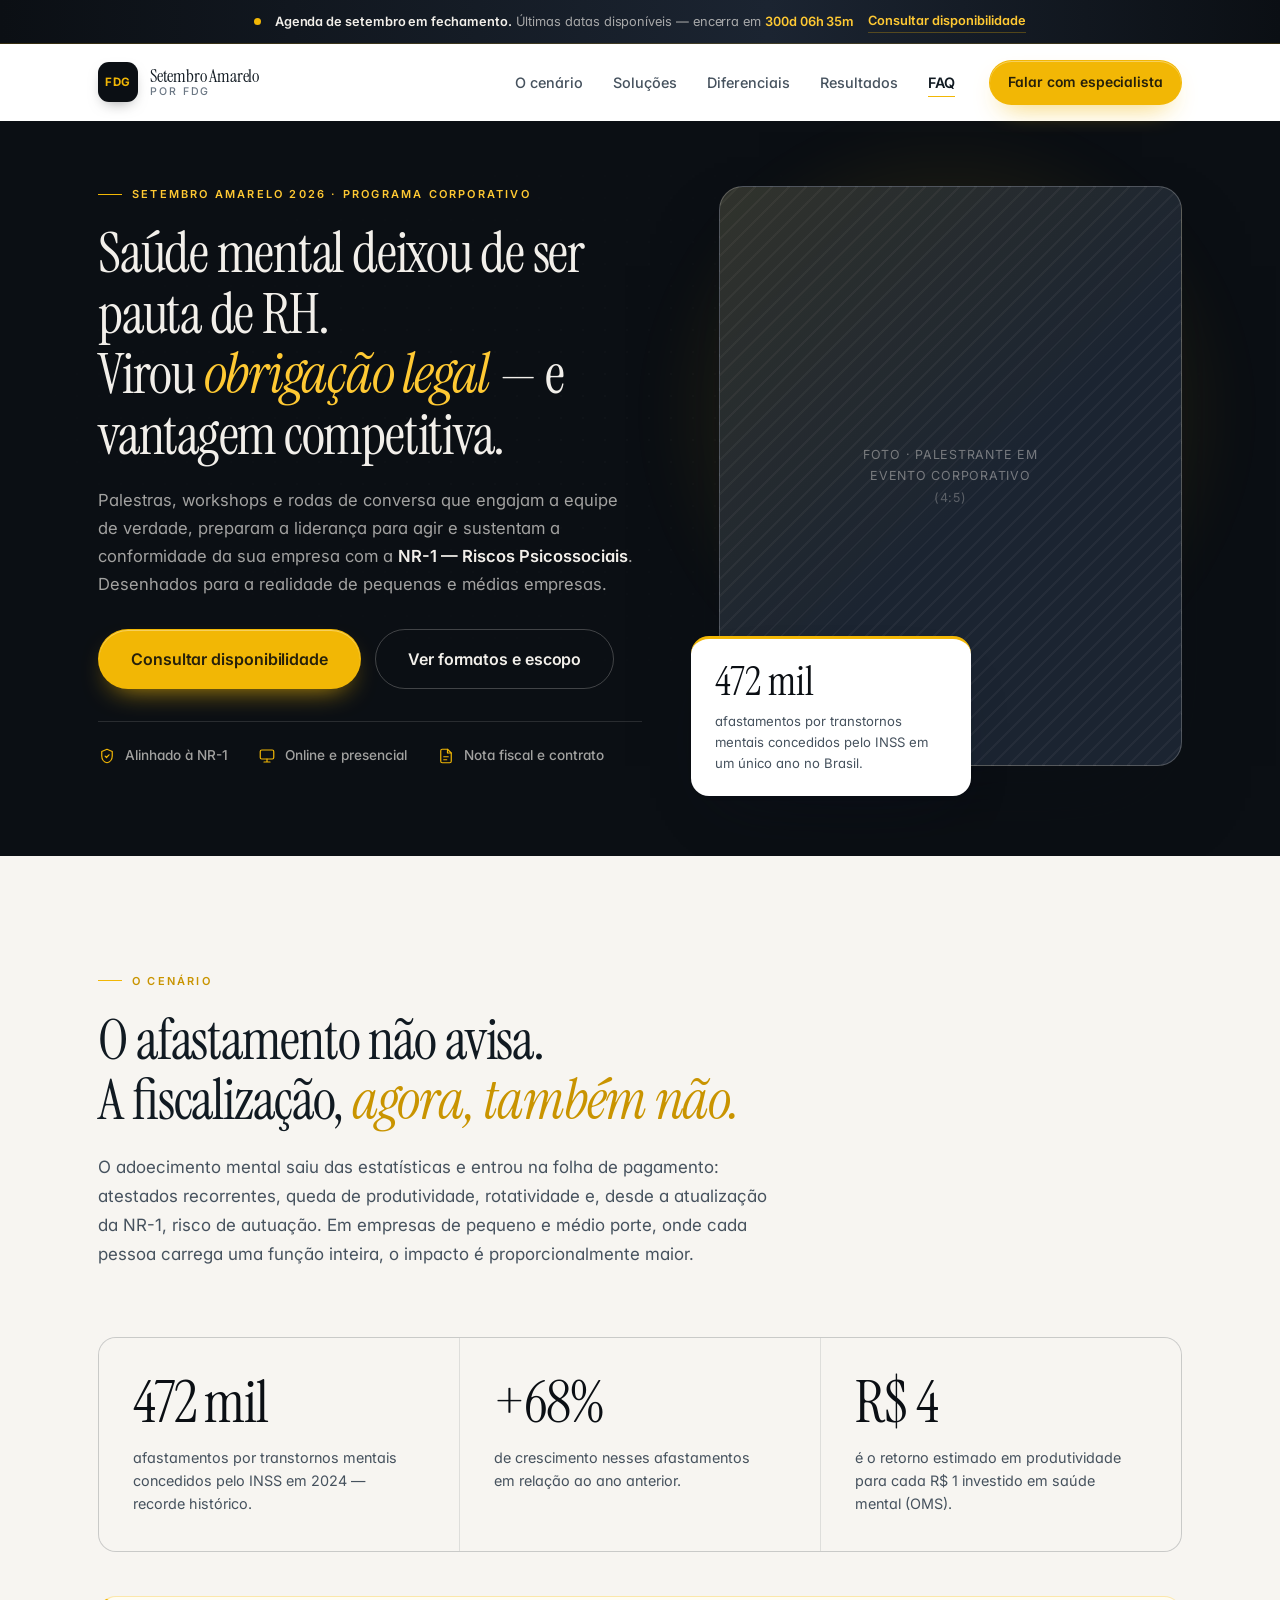
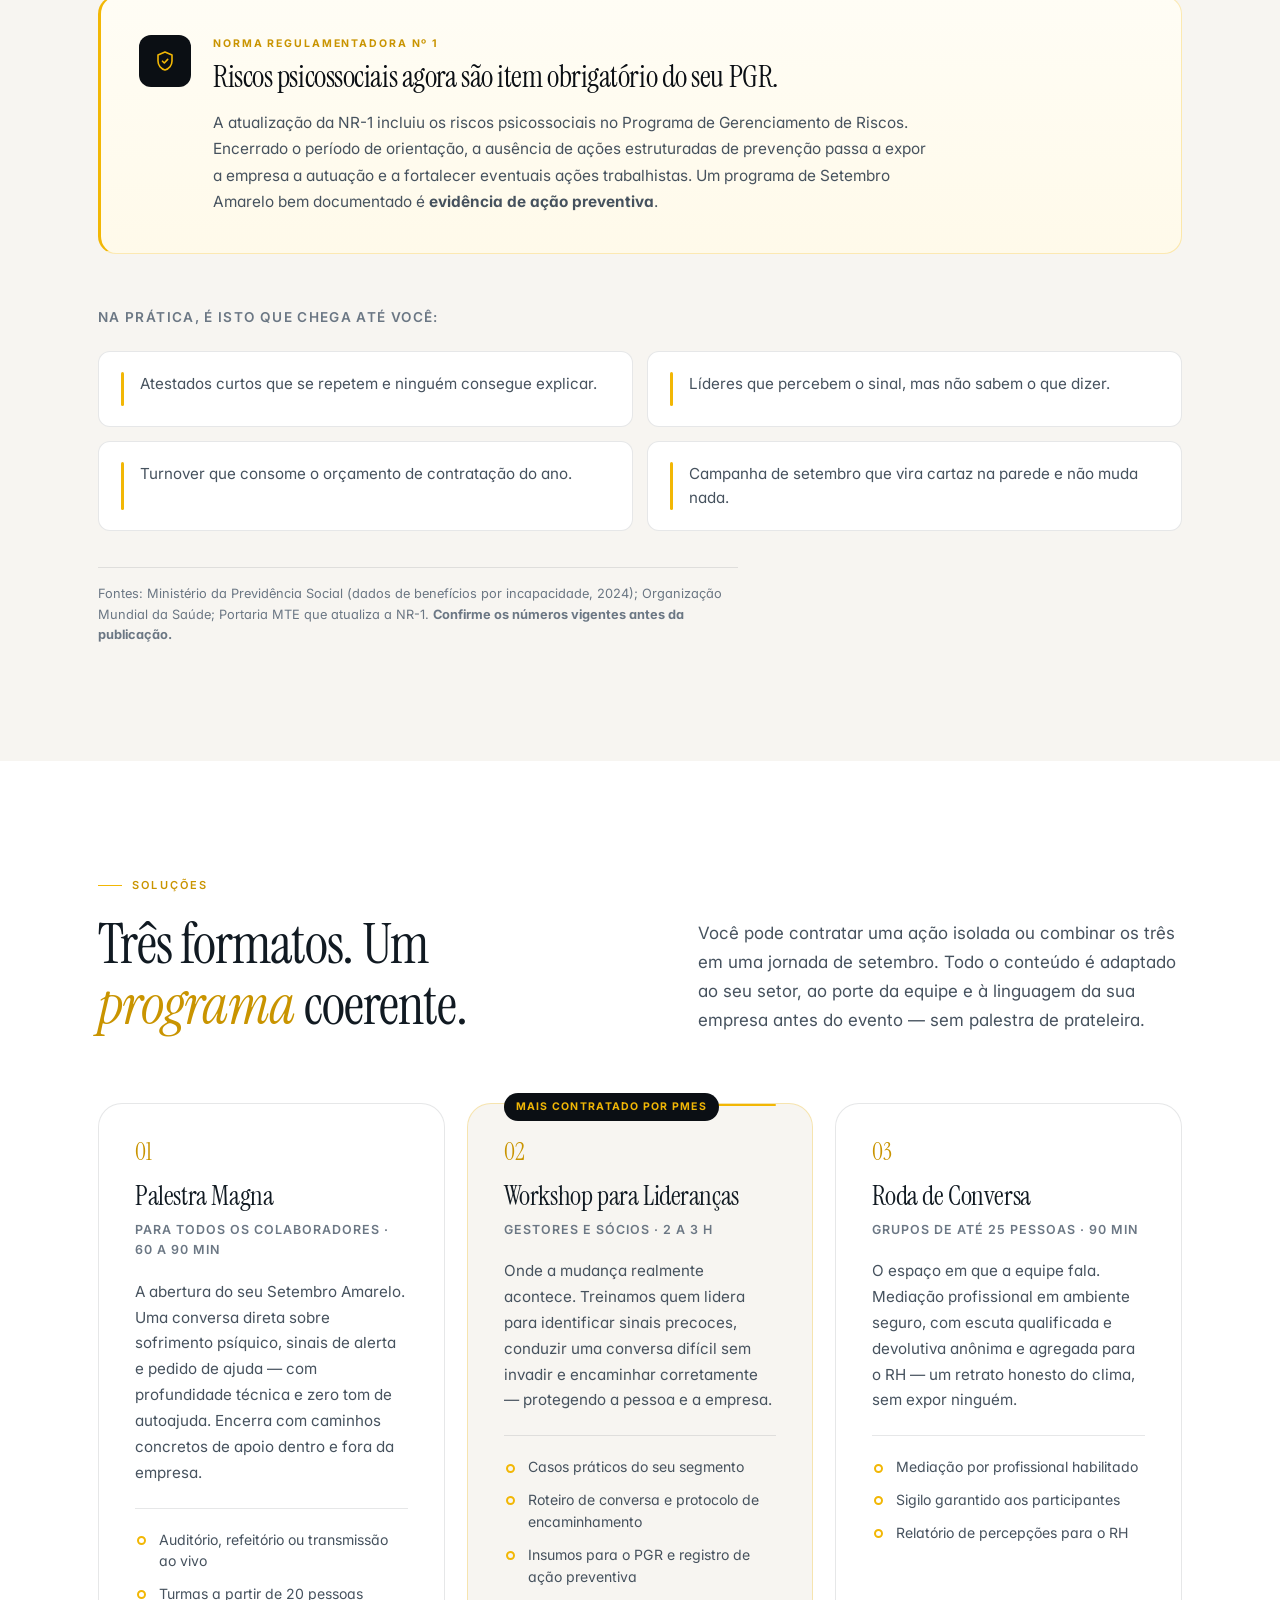
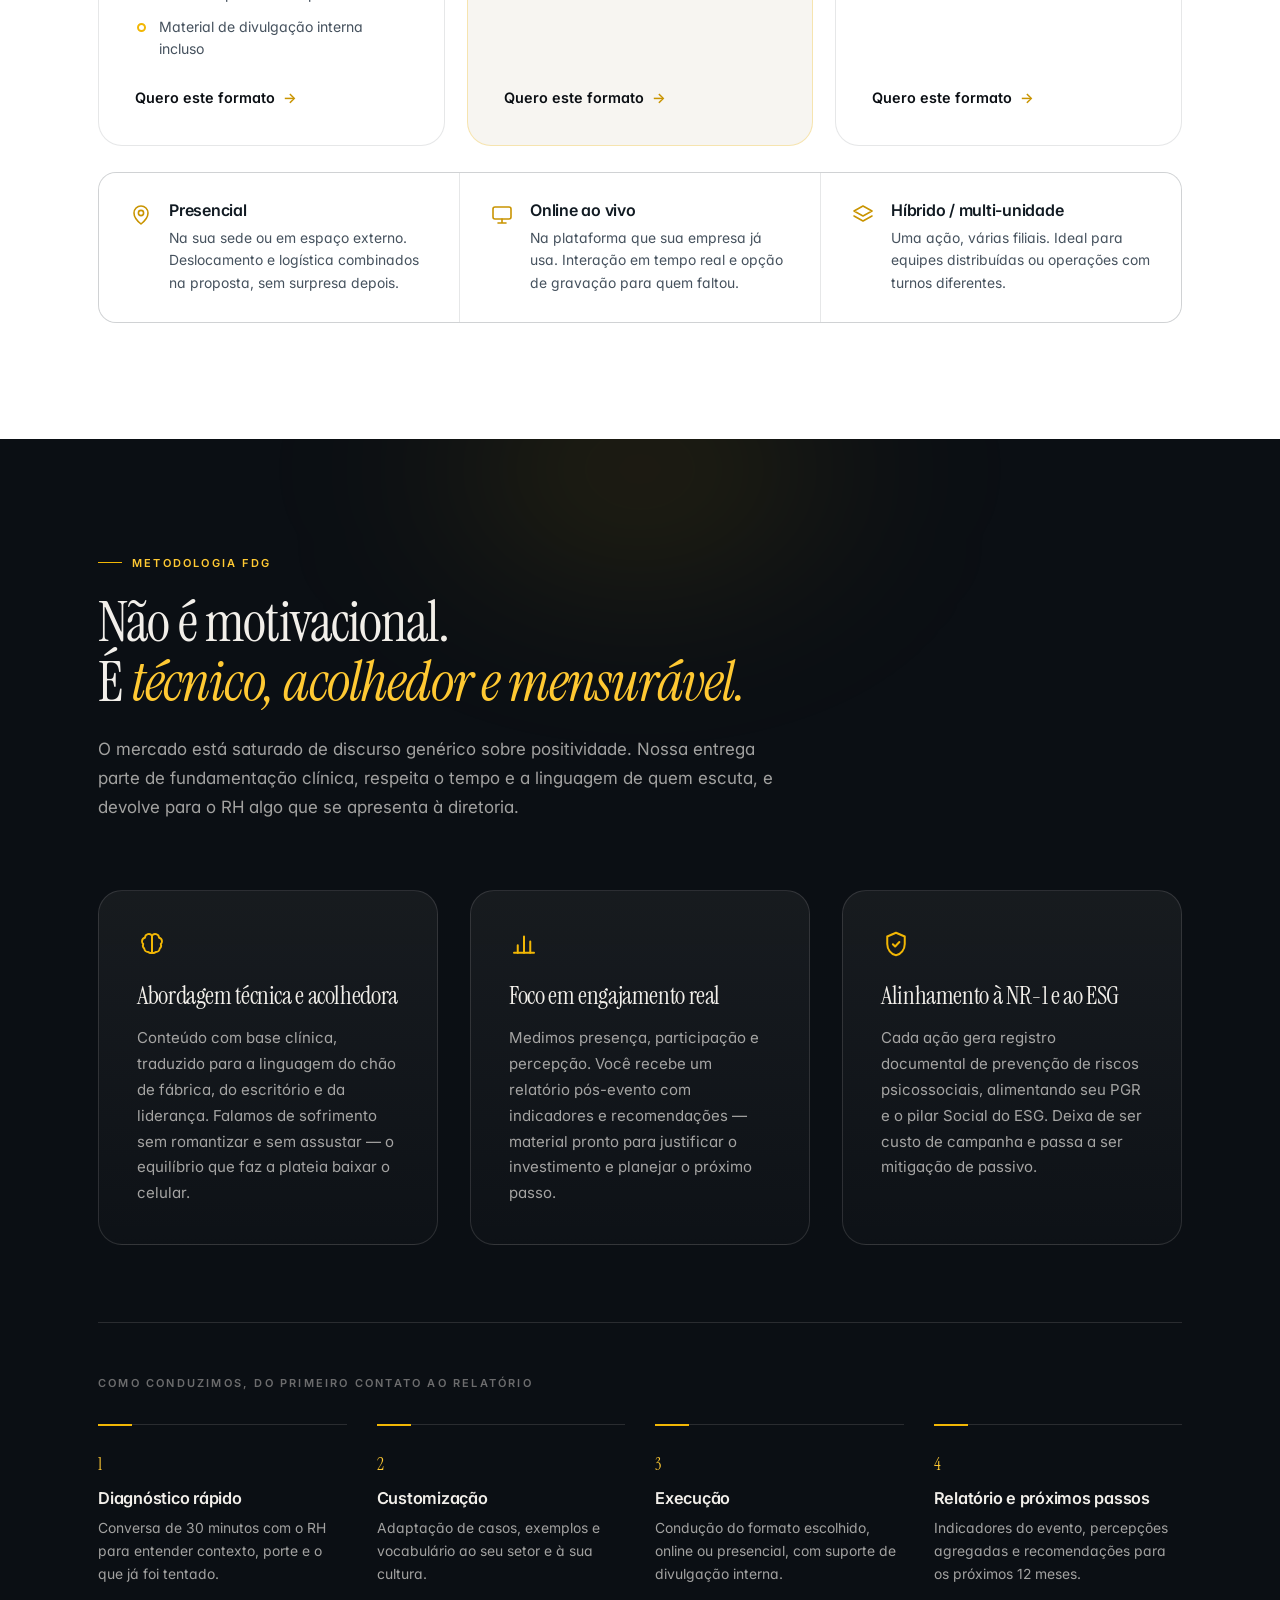
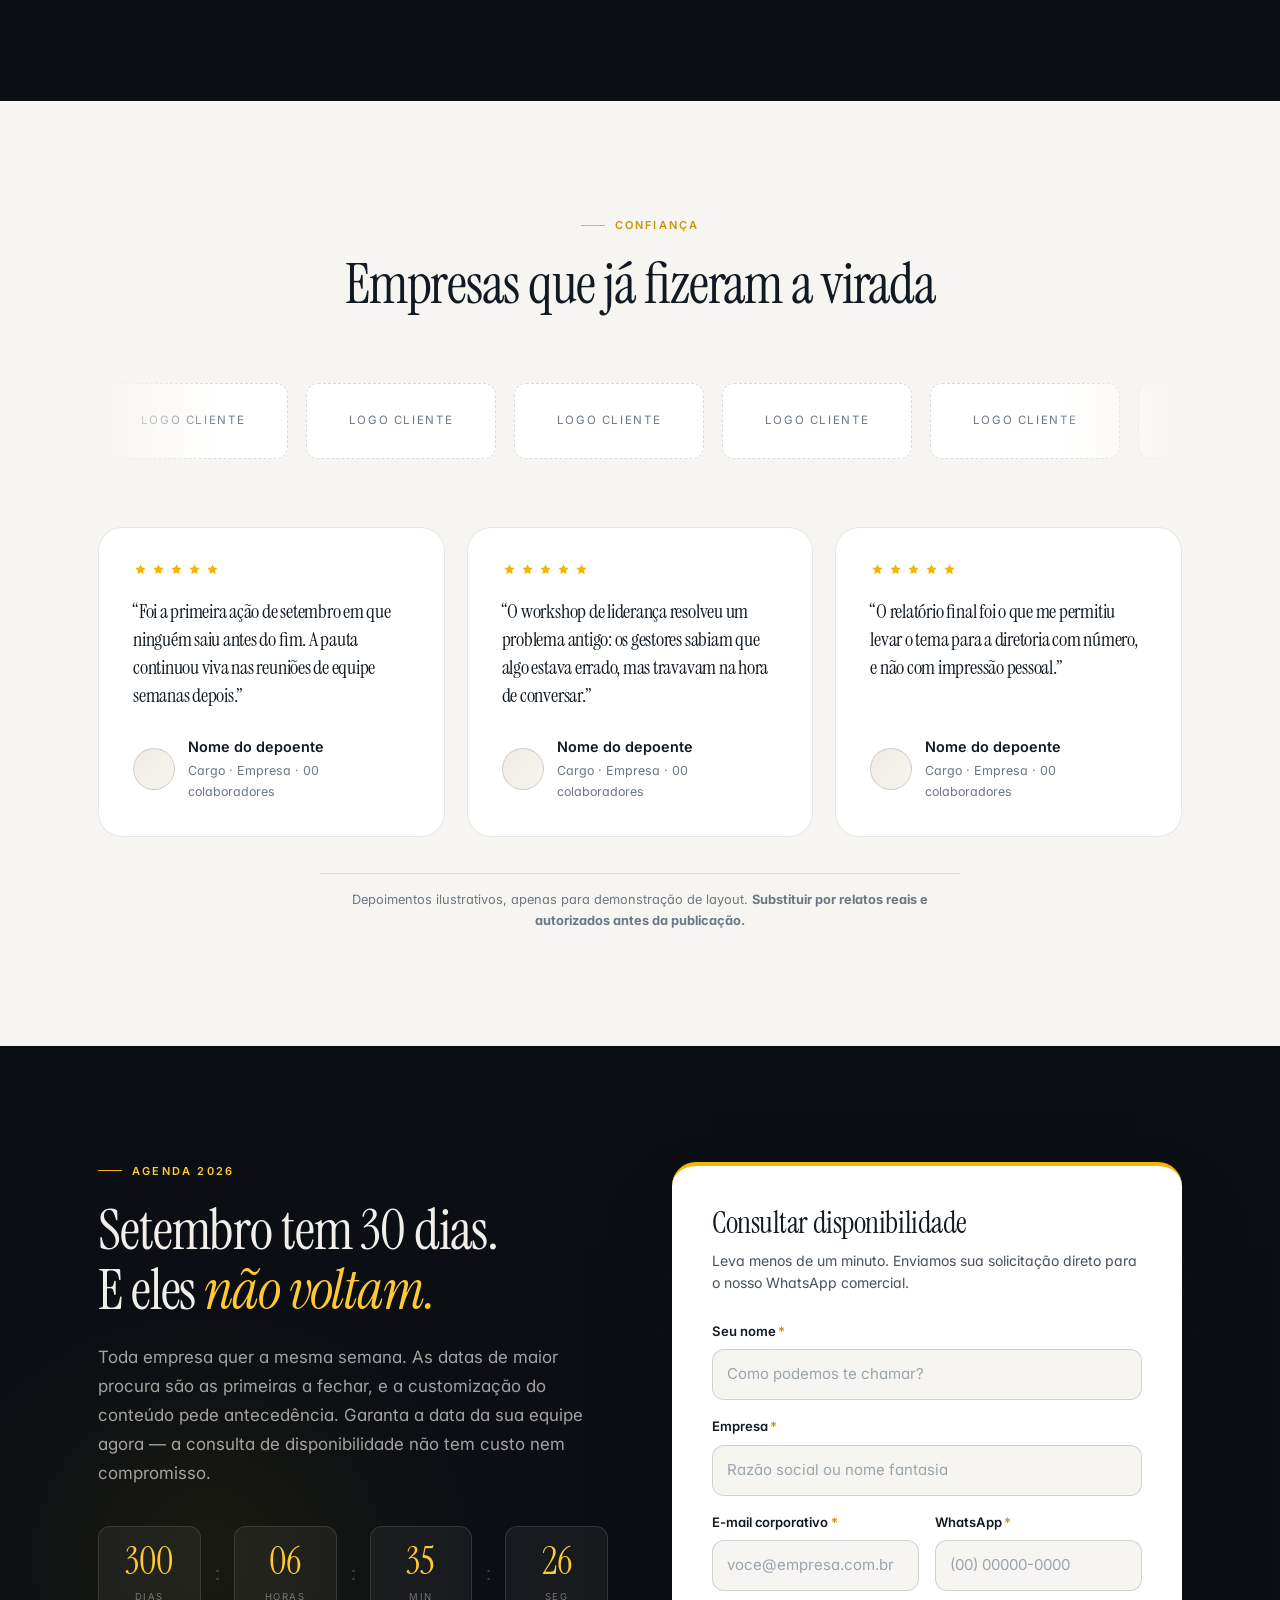
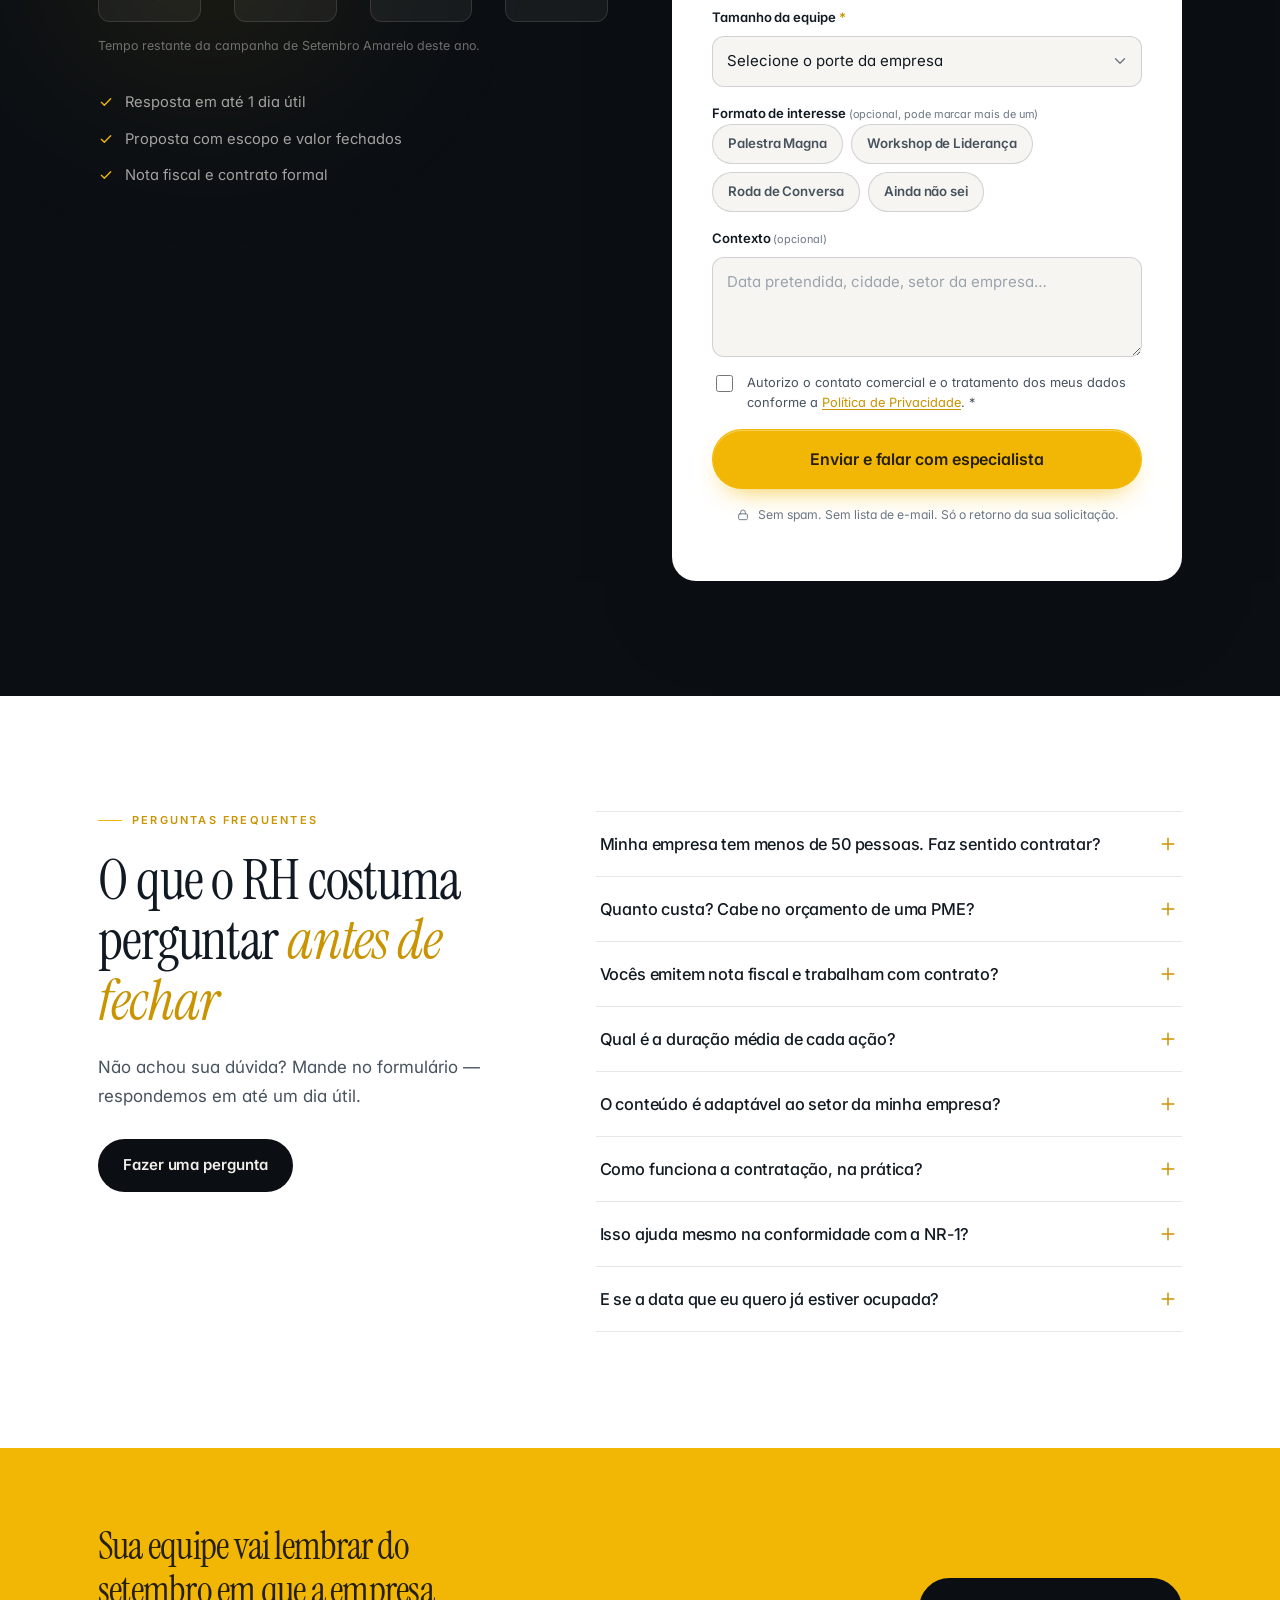
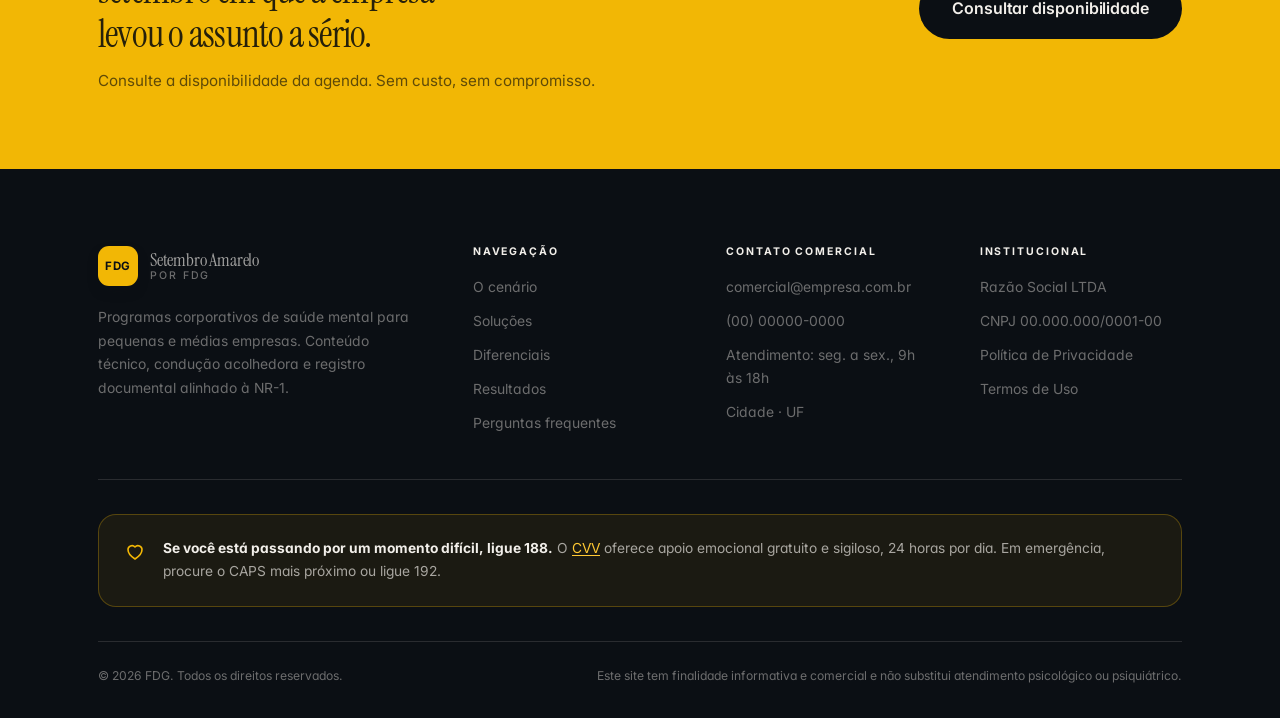
<file: setembroamarelo/Site 2/index.html>
<!DOCTYPE html>
<html lang="pt-BR">
<head>
<meta charset="UTF-8">
<meta name="viewport" content="width=device-width, initial-scale=1">
<meta name="theme-color" content="#0B0F14">

<title>Setembro Amarelo FDG | Programa corporativo de saúde mental para PMEs</title>
<meta name="description" content="Palestras, workshops e rodas de conversa para o Setembro Amarelo da sua empresa. Conteúdo técnico e acolhedor, alinhado à NR-1 (riscos psicossociais). Online e presencial, sob medida para pequenas e médias empresas.">
<link rel="canonical" href="https://www.exemplo.com.br/">

<!-- Open Graph / Social -->
<meta property="og:type" content="website">
<meta property="og:locale" content="pt_BR">
<meta property="og:site_name" content="Setembro Amarelo FDG">
<meta property="og:title" content="Setembro Amarelo FDG | Saúde mental corporativa para PMEs">
<meta property="og:description" content="Um programa que engaja a equipe, prepara a liderança e coloca sua empresa em conformidade com a NR-1. Online e presencial.">
<meta property="og:image" content="assets/img/og-image.jpg">
<meta property="og:url" content="https://www.exemplo.com.br/">
<meta name="twitter:card" content="summary_large_image">

<link rel="icon" href="data:image/svg+xml,%3Csvg xmlns='http://www.w3.org/2000/svg' viewBox='0 0 64 64'%3E%3Crect width='64' height='64' rx='14' fill='%230B0F14'/%3E%3Cpath d='M20 44V20h18v5H26v5h10v5H26v9z' fill='%23F2B705'/%3E%3C/svg%3E">

<link rel="preconnect" href="https://fonts.googleapis.com">
<link rel="preconnect" href="https://fonts.gstatic.com" crossorigin>
<link href="https://fonts.googleapis.com/css2?family=Instrument+Serif:ital@0;1&family=Inter:wght@400;500;600;700&display=swap" rel="stylesheet">

<link rel="stylesheet" href="assets/css/styles.css">
</head>
<body>

<a class="skip-link" href="#hero">Pular para o conteúdo</a>

<!-- ═══════════════ BARRA DE URGÊNCIA ═══════════════ -->
<div class="topbar" id="topbar">
  <div class="topbar__inner">
    <span class="topbar__dot" aria-hidden="true"></span>
    <p class="topbar__text">
      <strong>Agenda de setembro em fechamento.</strong>
      <span class="topbar__hide-sm">Últimas datas disponíveis &mdash;</span>
      encerra em <span class="topbar__count" id="topbar-countdown" aria-live="off">--d --h --m</span>
    </p>
    <a class="topbar__link" href="#contato">Consultar disponibilidade</a>
  </div>
</div>

<!-- ═══════════════ HEADER ═══════════════ -->
<header class="header" id="header">
  <div class="header__inner">
    <a class="brand" href="#hero" aria-label="Setembro Amarelo FDG — início">
      <span class="brand__mark" aria-hidden="true">FDG</span>
      <span class="brand__text">
        <span class="brand__name">Setembro Amarelo</span>
        <span class="brand__sub">por FDG</span>
      </span>
    </a>

    <nav class="nav" id="nav" aria-label="Navegação principal">
      <ul class="nav__list">
        <li><a class="nav__link" href="#contexto">O cenário</a></li>
        <li><a class="nav__link" href="#solucoes">Soluções</a></li>
        <li><a class="nav__link" href="#diferenciais">Diferenciais</a></li>
        <li><a class="nav__link" href="#prova">Resultados</a></li>
        <li><a class="nav__link" href="#faq">FAQ</a></li>
      </ul>
      <a class="btn btn--primary btn--sm nav__cta" href="#contato">Falar com especialista</a>
    </nav>

    <button class="burger" id="burger" type="button" aria-label="Abrir menu" aria-expanded="false" aria-controls="nav">
      <span></span><span></span><span></span>
    </button>
  </div>
</header>
<div class="nav-backdrop" id="nav-backdrop" hidden></div>

<main>

<!-- ═══════════════ 1. HERO ═══════════════ -->
<section class="hero" id="hero">
  <div class="hero__glow" aria-hidden="true"></div>
  <div class="wrap hero__grid">

    <div class="hero__copy">
      <p class="eyebrow eyebrow--light reveal">Setembro Amarelo 2026 &middot; Programa corporativo</p>

      <h1 class="hero__title reveal" data-delay="1">
        Saúde mental deixou de ser pauta de RH.<br>
        Virou <em>obrigação legal</em> &mdash; e vantagem competitiva.
      </h1>

      <p class="hero__lead reveal" data-delay="2">
        Palestras, workshops e rodas de conversa que engajam a equipe de verdade,
        preparam a liderança para agir e sustentam a conformidade da sua empresa
        com a <strong>NR-1 &mdash; Riscos Psicossociais</strong>. Desenhados para a
        realidade de pequenas e médias empresas.
      </p>

      <div class="hero__actions reveal" data-delay="3">
        <a class="btn btn--primary btn--lg" href="#contato">Consultar disponibilidade</a>
        <a class="btn btn--ghost btn--lg" href="#solucoes">Ver formatos e escopo</a>
      </div>

      <ul class="hero__trust reveal" data-delay="4">
        <li><svg class="ic" aria-hidden="true"><use href="#i-shield"></use></svg> Alinhado à NR-1</li>
        <li><svg class="ic" aria-hidden="true"><use href="#i-screen"></use></svg> Online e presencial</li>
        <li><svg class="ic" aria-hidden="true"><use href="#i-doc"></use></svg> Nota fiscal e contrato</li>
      </ul>
    </div>

    <div class="hero__visual reveal" data-delay="3">
      <!-- SUBSTITUIR: foto do palestrante em evento corporativo (proporção 4:5, mín. 900x1125px) -->
      <figure class="photo photo--hero">
        <div class="photo__slot" role="img" aria-label="Foto do palestrante em evento corporativo">
          <span class="photo__label">Foto &middot; palestrante em evento corporativo <em>(4:5)</em></span>
        </div>
      </figure>

      <div class="hero__card">
        <p class="hero__card-num"><span data-count="472" data-suffix=" mil">0</span></p>
        <p class="hero__card-txt">afastamentos por transtornos mentais concedidos pelo INSS em um único ano no Brasil.</p>
      </div>
    </div>

  </div>
</section>

<!-- ═══════════════ 2. CONTEXTO E URGÊNCIA ═══════════════ -->
<section class="section section--bone" id="contexto">
  <div class="wrap">

    <header class="sec-head reveal">
      <p class="eyebrow">O cenário</p>
      <h2 class="sec-title">O afastamento não avisa.<br>A fiscalização, <em>agora, também não.</em></h2>
      <p class="sec-lead">
        O adoecimento mental saiu das estatísticas e entrou na folha de pagamento:
        atestados recorrentes, queda de produtividade, rotatividade e, desde a
        atualização da NR-1, risco de autuação. Em empresas de pequeno e médio porte,
        onde cada pessoa carrega uma função inteira, o impacto é proporcionalmente maior.
      </p>
    </header>

    <div class="stats reveal" data-delay="1">
      <div class="stat">
        <p class="stat__num"><span data-count="472" data-suffix=" mil">0</span></p>
        <p class="stat__label">afastamentos por transtornos mentais concedidos pelo INSS em 2024 &mdash; recorde histórico.</p>
      </div>
      <div class="stat">
        <p class="stat__num"><span data-count="68" data-prefix="+" data-suffix="%">0</span></p>
        <p class="stat__label">de crescimento nesses afastamentos em relação ao ano anterior.</p>
      </div>
      <div class="stat">
        <p class="stat__num">R$ <span data-count="4">0</span></p>
        <p class="stat__label">é o retorno estimado em produtividade para cada R$ 1 investido em saúde mental (OMS).</p>
      </div>
    </div>

    <div class="alert reveal" data-delay="2">
      <div class="alert__icon" aria-hidden="true"><svg class="ic ic--lg"><use href="#i-shield"></use></svg></div>
      <div class="alert__body">
        <p class="alert__tag">Norma Regulamentadora nº 1</p>
        <h3 class="alert__title">Riscos psicossociais agora são item obrigatório do seu PGR.</h3>
        <p class="alert__text">
          A atualização da NR-1 incluiu os riscos psicossociais no Programa de Gerenciamento de Riscos.
          Encerrado o período de orientação, a ausência de ações estruturadas de prevenção passa a
          expor a empresa a autuação e a fortalecer eventuais ações trabalhistas. Um programa de
          Setembro Amarelo bem documentado é <strong>evidência de ação preventiva</strong>.
        </p>
      </div>
    </div>

    <p class="pains-intro reveal" data-delay="3">Na prática, é isto que chega até você:</p>
    <ul class="pains reveal" data-delay="3">
      <li class="pain"><span class="pain__bar" aria-hidden="true"></span>Atestados curtos que se repetem e ninguém consegue explicar.</li>
      <li class="pain"><span class="pain__bar" aria-hidden="true"></span>Líderes que percebem o sinal, mas não sabem o que dizer.</li>
      <li class="pain"><span class="pain__bar" aria-hidden="true"></span>Turnover que consome o orçamento de contratação do ano.</li>
      <li class="pain"><span class="pain__bar" aria-hidden="true"></span>Campanha de setembro que vira cartaz na parede e não muda nada.</li>
    </ul>

    <p class="note reveal">
      Fontes: Ministério da Previdência Social (dados de benefícios por incapacidade, 2024);
      Organização Mundial da Saúde; Portaria MTE que atualiza a NR-1.
      <strong>Confirme os números vigentes antes da publicação.</strong>
    </p>

  </div>
</section>

<!-- ═══════════════ 3. SOLUÇÕES E FORMATOS ═══════════════ -->
<section class="section" id="solucoes">
  <div class="wrap">

    <header class="sec-head sec-head--split reveal">
      <div>
        <p class="eyebrow">Soluções</p>
        <h2 class="sec-title">Três formatos. Um <em>programa</em> coerente.</h2>
      </div>
      <p class="sec-lead sec-lead--right">
        Você pode contratar uma ação isolada ou combinar os três em uma jornada de setembro.
        Todo o conteúdo é adaptado ao seu setor, ao porte da equipe e à linguagem da sua empresa
        antes do evento &mdash; sem palestra de prateleira.
      </p>
    </header>

    <div class="cards">

      <article class="card reveal" data-delay="1">
        <p class="card__num">01</p>
        <h3 class="card__title">Palestra Magna</h3>
        <p class="card__for">Para todos os colaboradores &middot; 60 a 90 min</p>
        <p class="card__text">
          A abertura do seu Setembro Amarelo. Uma conversa direta sobre sofrimento psíquico,
          sinais de alerta e pedido de ajuda &mdash; com profundidade técnica e zero
          tom de autoajuda. Encerra com caminhos concretos de apoio dentro e fora da empresa.
        </p>
        <ul class="card__list">
          <li>Auditório, refeitório ou transmissão ao vivo</li>
          <li>Turmas a partir de 20 pessoas</li>
          <li>Material de divulgação interna incluso</li>
        </ul>
        <a class="card__cta" href="#contato">Quero este formato <span aria-hidden="true">&rarr;</span></a>
      </article>

      <article class="card card--featured reveal" data-delay="2">
        <p class="card__flag">Mais contratado por PMEs</p>
        <p class="card__num">02</p>
        <h3 class="card__title">Workshop para Lideranças</h3>
        <p class="card__for">Gestores e sócios &middot; 2 a 3 h</p>
        <p class="card__text">
          Onde a mudança realmente acontece. Treinamos quem lidera para identificar sinais
          precoces, conduzir uma conversa difícil sem invadir e encaminhar corretamente &mdash;
          protegendo a pessoa e a empresa.
        </p>
        <ul class="card__list">
          <li>Casos práticos do seu segmento</li>
          <li>Roteiro de conversa e protocolo de encaminhamento</li>
          <li>Insumos para o PGR e registro de ação preventiva</li>
        </ul>
        <a class="card__cta" href="#contato">Quero este formato <span aria-hidden="true">&rarr;</span></a>
      </article>

      <article class="card reveal" data-delay="3">
        <p class="card__num">03</p>
        <h3 class="card__title">Roda de Conversa</h3>
        <p class="card__for">Grupos de até 25 pessoas &middot; 90 min</p>
        <p class="card__text">
          O espaço em que a equipe fala. Mediação profissional em ambiente seguro,
          com escuta qualificada e devolutiva anônima e agregada para o RH &mdash;
          um retrato honesto do clima, sem expor ninguém.
        </p>
        <ul class="card__list">
          <li>Mediação por profissional habilitado</li>
          <li>Sigilo garantido aos participantes</li>
          <li>Relatório de percepções para o RH</li>
        </ul>
        <a class="card__cta" href="#contato">Quero este formato <span aria-hidden="true">&rarr;</span></a>
      </article>

    </div>

    <div class="modes reveal" data-delay="1">
      <div class="mode">
        <svg class="ic ic--lg" aria-hidden="true"><use href="#i-pin"></use></svg>
        <div>
          <h4>Presencial</h4>
          <p>Na sua sede ou em espaço externo. Deslocamento e logística combinados na proposta, sem surpresa depois.</p>
        </div>
      </div>
      <div class="mode">
        <svg class="ic ic--lg" aria-hidden="true"><use href="#i-screen"></use></svg>
        <div>
          <h4>Online ao vivo</h4>
          <p>Na plataforma que sua empresa já usa. Interação em tempo real e opção de gravação para quem faltou.</p>
        </div>
      </div>
      <div class="mode">
        <svg class="ic ic--lg" aria-hidden="true"><use href="#i-layers"></use></svg>
        <div>
          <h4>Híbrido / multi-unidade</h4>
          <p>Uma ação, várias filiais. Ideal para equipes distribuídas ou operações com turnos diferentes.</p>
        </div>
      </div>
    </div>

  </div>
</section>

<!-- ═══════════════ 4. DIFERENCIAIS ═══════════════ -->
<section class="section section--ink" id="diferenciais">
  <div class="glow glow--top" aria-hidden="true"></div>
  <div class="wrap">

    <header class="sec-head reveal">
      <p class="eyebrow eyebrow--light">Metodologia FDG</p>
      <h2 class="sec-title sec-title--light">Não é motivacional.<br>É <em>técnico, acolhedor e mensurável.</em></h2>
      <p class="sec-lead sec-lead--light">
        O mercado está saturado de discurso genérico sobre positividade. Nossa entrega
        parte de fundamentação clínica, respeita o tempo e a linguagem de quem escuta,
        e devolve para o RH algo que se apresenta à diretoria.
      </p>
    </header>

    <div class="pillars">
      <article class="pillar reveal" data-delay="1">
        <svg class="ic ic--xl" aria-hidden="true"><use href="#i-brain"></use></svg>
        <h3>Abordagem técnica e acolhedora</h3>
        <p>
          Conteúdo com base clínica, traduzido para a linguagem do chão de fábrica,
          do escritório e da liderança. Falamos de sofrimento sem romantizar e sem
          assustar &mdash; o equilíbrio que faz a plateia baixar o celular.
        </p>
      </article>
      <article class="pillar reveal" data-delay="2">
        <svg class="ic ic--xl" aria-hidden="true"><use href="#i-chart"></use></svg>
        <h3>Foco em engajamento real</h3>
        <p>
          Medimos presença, participação e percepção. Você recebe um relatório pós-evento
          com indicadores e recomendações &mdash; material pronto para justificar o
          investimento e planejar o próximo passo.
        </p>
      </article>
      <article class="pillar reveal" data-delay="3">
        <svg class="ic ic--xl" aria-hidden="true"><use href="#i-shield"></use></svg>
        <h3>Alinhamento à NR-1 e ao ESG</h3>
        <p>
          Cada ação gera registro documental de prevenção de riscos psicossociais,
          alimentando seu PGR e o pilar Social do ESG. Deixa de ser custo de campanha
          e passa a ser mitigação de passivo.
        </p>
      </article>
    </div>

    <div class="steps reveal" data-delay="1">
      <p class="steps__title">Como conduzimos, do primeiro contato ao relatório</p>
      <ol class="steps__list">
        <li class="stepx">
          <span class="stepx__n">1</span>
          <h4>Diagnóstico rápido</h4>
          <p>Conversa de 30 minutos com o RH para entender contexto, porte e o que já foi tentado.</p>
        </li>
        <li class="stepx">
          <span class="stepx__n">2</span>
          <h4>Customização</h4>
          <p>Adaptação de casos, exemplos e vocabulário ao seu setor e à sua cultura.</p>
        </li>
        <li class="stepx">
          <span class="stepx__n">3</span>
          <h4>Execução</h4>
          <p>Condução do formato escolhido, online ou presencial, com suporte de divulgação interna.</p>
        </li>
        <li class="stepx">
          <span class="stepx__n">4</span>
          <h4>Relatório e próximos passos</h4>
          <p>Indicadores do evento, percepções agregadas e recomendações para os próximos 12 meses.</p>
        </li>
      </ol>
    </div>

  </div>
</section>

<!-- ═══════════════ 5. PROVA SOCIAL ═══════════════ -->
<section class="section section--bone" id="prova">
  <div class="wrap">

    <header class="sec-head sec-head--center reveal">
      <p class="eyebrow">Confiança</p>
      <h2 class="sec-title">Empresas que já fizeram a virada</h2>
    </header>

    <!-- SUBSTITUIR: logos reais de clientes (SVG ou PNG transparente, altura 40px) -->
    <div class="marquee reveal" data-delay="1" aria-label="Empresas atendidas">
      <div class="marquee__track" id="marquee-track">
        <div class="marquee__group">
          <span class="logo-slot">Logo cliente</span>
          <span class="logo-slot">Logo cliente</span>
          <span class="logo-slot">Logo cliente</span>
          <span class="logo-slot">Logo cliente</span>
          <span class="logo-slot">Logo cliente</span>
          <span class="logo-slot">Logo cliente</span>
        </div>
      </div>
    </div>

    <div class="quotes">
      <!-- SUBSTITUIR: depoimentos reais (nome, cargo, empresa e foto opcional) -->
      <figure class="quote reveal" data-delay="1">
        <div class="quote__stars" aria-label="Avaliação 5 de 5">
          <svg class="ic" aria-hidden="true"><use href="#i-star"></use></svg>
          <svg class="ic" aria-hidden="true"><use href="#i-star"></use></svg>
          <svg class="ic" aria-hidden="true"><use href="#i-star"></use></svg>
          <svg class="ic" aria-hidden="true"><use href="#i-star"></use></svg>
          <svg class="ic" aria-hidden="true"><use href="#i-star"></use></svg>
        </div>
        <blockquote>
          <p>&ldquo;Foi a primeira ação de setembro em que ninguém saiu antes do fim.
          A pauta continuou viva nas reuniões de equipe semanas depois.&rdquo;</p>
        </blockquote>
        <figcaption>
          <span class="quote__avatar" aria-hidden="true"></span>
          <span>
            <strong>Nome do depoente</strong>
            <em>Cargo &middot; Empresa &middot; 00 colaboradores</em>
          </span>
        </figcaption>
      </figure>

      <figure class="quote reveal" data-delay="2">
        <div class="quote__stars" aria-label="Avaliação 5 de 5">
          <svg class="ic" aria-hidden="true"><use href="#i-star"></use></svg>
          <svg class="ic" aria-hidden="true"><use href="#i-star"></use></svg>
          <svg class="ic" aria-hidden="true"><use href="#i-star"></use></svg>
          <svg class="ic" aria-hidden="true"><use href="#i-star"></use></svg>
          <svg class="ic" aria-hidden="true"><use href="#i-star"></use></svg>
        </div>
        <blockquote>
          <p>&ldquo;O workshop de liderança resolveu um problema antigo: os gestores sabiam
          que algo estava errado, mas travavam na hora de conversar.&rdquo;</p>
        </blockquote>
        <figcaption>
          <span class="quote__avatar" aria-hidden="true"></span>
          <span>
            <strong>Nome do depoente</strong>
            <em>Cargo &middot; Empresa &middot; 00 colaboradores</em>
          </span>
        </figcaption>
      </figure>

      <figure class="quote reveal" data-delay="3">
        <div class="quote__stars" aria-label="Avaliação 5 de 5">
          <svg class="ic" aria-hidden="true"><use href="#i-star"></use></svg>
          <svg class="ic" aria-hidden="true"><use href="#i-star"></use></svg>
          <svg class="ic" aria-hidden="true"><use href="#i-star"></use></svg>
          <svg class="ic" aria-hidden="true"><use href="#i-star"></use></svg>
          <svg class="ic" aria-hidden="true"><use href="#i-star"></use></svg>
        </div>
        <blockquote>
          <p>&ldquo;O relatório final foi o que me permitiu levar o tema para a diretoria
          com número, e não com impressão pessoal.&rdquo;</p>
        </blockquote>
        <figcaption>
          <span class="quote__avatar" aria-hidden="true"></span>
          <span>
            <strong>Nome do depoente</strong>
            <em>Cargo &middot; Empresa &middot; 00 colaboradores</em>
          </span>
        </figcaption>
      </figure>
    </div>

    <p class="note note--center reveal">
      Depoimentos ilustrativos, apenas para demonstração de layout.
      <strong>Substituir por relatos reais e autorizados antes da publicação.</strong>
    </p>

  </div>
</section>

<!-- ═══════════════ 6. ESCASSEZ + FORMULÁRIO ═══════════════ -->
<section class="section section--ink offer" id="contato">
  <div class="glow glow--center" aria-hidden="true"></div>
  <div class="wrap offer__grid">

    <div class="offer__copy reveal">
      <p class="eyebrow eyebrow--light">Agenda 2026</p>
      <h2 class="sec-title sec-title--light">Setembro tem 30 dias.<br>E eles <em>não voltam.</em></h2>
      <p class="sec-lead sec-lead--light">
        Toda empresa quer a mesma semana. As datas de maior procura são as primeiras a fechar,
        e a customização do conteúdo pede antecedência. Garanta a data da sua equipe agora &mdash;
        a consulta de disponibilidade não tem custo nem compromisso.
      </p>

      <div class="countdown" id="countdown" aria-live="polite">
        <div class="countdown__unit"><span id="cd-d">--</span><small>dias</small></div>
        <div class="countdown__sep" aria-hidden="true">:</div>
        <div class="countdown__unit"><span id="cd-h">--</span><small>horas</small></div>
        <div class="countdown__sep" aria-hidden="true">:</div>
        <div class="countdown__unit"><span id="cd-m">--</span><small>min</small></div>
        <div class="countdown__sep" aria-hidden="true">:</div>
        <div class="countdown__unit"><span id="cd-s">--</span><small>seg</small></div>
      </div>
      <p class="countdown__cap">Tempo restante da campanha de Setembro Amarelo deste ano.</p>

      <ul class="offer__list">
        <li><svg class="ic" aria-hidden="true"><use href="#i-check"></use></svg> Resposta em até 1 dia útil</li>
        <li><svg class="ic" aria-hidden="true"><use href="#i-check"></use></svg> Proposta com escopo e valor fechados</li>
        <li><svg class="ic" aria-hidden="true"><use href="#i-check"></use></svg> Nota fiscal e contrato formal</li>
      </ul>
    </div>

    <div class="form-card reveal" data-delay="1">
      <h3 class="form-card__title">Consultar disponibilidade</h3>
      <p class="form-card__sub">Leva menos de um minuto. Enviamos sua solicitação direto para o nosso WhatsApp comercial.</p>

      <form class="form" id="lead-form" novalidate>
        <div class="field">
          <label for="f-nome">Seu nome <span aria-hidden="true">*</span></label>
          <input type="text" id="f-nome" name="nome" autocomplete="name" required placeholder="Como podemos te chamar?">
          <p class="field__err" data-err-for="f-nome"></p>
        </div>

        <div class="field">
          <label for="f-empresa">Empresa <span aria-hidden="true">*</span></label>
          <input type="text" id="f-empresa" name="empresa" autocomplete="organization" required placeholder="Razão social ou nome fantasia">
          <p class="field__err" data-err-for="f-empresa"></p>
        </div>

        <div class="field-row">
          <div class="field">
            <label for="f-email">E-mail corporativo <span aria-hidden="true">*</span></label>
            <input type="email" id="f-email" name="email" autocomplete="email" required placeholder="voce@empresa.com.br">
            <p class="field__err" data-err-for="f-email"></p>
          </div>
          <div class="field">
            <label for="f-tel">WhatsApp <span aria-hidden="true">*</span></label>
            <input type="tel" id="f-tel" name="telefone" autocomplete="tel" required inputmode="numeric" maxlength="15" placeholder="(00) 00000-0000">
            <p class="field__err" data-err-for="f-tel"></p>
          </div>
        </div>

        <div class="field">
          <label for="f-porte">Tamanho da equipe <span aria-hidden="true">*</span></label>
          <div class="select-wrap">
            <select id="f-porte" name="porte" required>
              <option value="" selected disabled>Selecione o porte da empresa</option>
              <option>Até 50 colaboradores</option>
              <option>De 51 a 200 colaboradores</option>
              <option>De 201 a 500 colaboradores</option>
              <option>Mais de 500 colaboradores</option>
            </select>
            <svg class="ic select-wrap__ic" aria-hidden="true"><use href="#i-chevron"></use></svg>
          </div>
          <p class="field__err" data-err-for="f-porte"></p>
        </div>

        <fieldset class="field field--chips">
          <legend>Formato de interesse <small>(opcional, pode marcar mais de um)</small></legend>
          <div class="chips">
            <label class="chip"><input type="checkbox" name="formato" value="Palestra Magna"><span>Palestra Magna</span></label>
            <label class="chip"><input type="checkbox" name="formato" value="Workshop para Lideranças"><span>Workshop de Liderança</span></label>
            <label class="chip"><input type="checkbox" name="formato" value="Roda de Conversa"><span>Roda de Conversa</span></label>
            <label class="chip"><input type="checkbox" name="formato" value="Ainda não sei"><span>Ainda não sei</span></label>
          </div>
        </fieldset>

        <div class="field">
          <label for="f-msg">Contexto <small>(opcional)</small></label>
          <textarea id="f-msg" name="mensagem" rows="3" placeholder="Data pretendida, cidade, setor da empresa…"></textarea>
        </div>

        <label class="consent">
          <input type="checkbox" id="f-lgpd" name="lgpd" required>
          <span>Autorizo o contato comercial e o tratamento dos meus dados conforme a <a href="#" class="link">Política de Privacidade</a>. <span aria-hidden="true">*</span></span>
        </label>
        <p class="field__err" data-err-for="f-lgpd"></p>

        <!-- honeypot anti-spam -->
        <div class="hp" aria-hidden="true"><label>Não preencha<input type="text" name="website" tabindex="-1" autocomplete="off"></label></div>

        <button class="btn btn--primary btn--lg btn--block" type="submit">
          Enviar e falar com especialista
        </button>
        <p class="form__foot">
          <svg class="ic" aria-hidden="true"><use href="#i-lock"></use></svg>
          Sem spam. Sem lista de e-mail. Só o retorno da sua solicitação.
        </p>
        <p class="form__status" id="form-status" role="status" aria-live="polite"></p>
      </form>
    </div>

  </div>
</section>

<!-- ═══════════════ 7. FAQ ═══════════════ -->
<section class="section" id="faq">
  <div class="wrap faq__grid">

    <header class="sec-head reveal">
      <p class="eyebrow">Perguntas frequentes</p>
      <h2 class="sec-title">O que o RH costuma<br>perguntar <em>antes de fechar</em></h2>
      <p class="sec-lead">Não achou sua dúvida? Mande no formulário &mdash; respondemos em até um dia útil.</p>
      <a class="btn btn--dark" href="#contato">Fazer uma pergunta</a>
    </header>

    <div class="accordion reveal" data-delay="1" id="accordion">

      <div class="acc">
        <h3><button class="acc__head" type="button" aria-expanded="false" aria-controls="acc-1" id="acc-btn-1">
          <span>Minha empresa tem menos de 50 pessoas. Faz sentido contratar?</span>
          <svg class="ic acc__ic" aria-hidden="true"><use href="#i-plus"></use></svg>
        </button></h3>
        <div class="acc__panel" id="acc-1" role="region" aria-labelledby="acc-btn-1">
          <div class="acc__inner"><p>
            Faz, e talvez mais do que em uma empresa grande. Em equipes enxutas, um único
            afastamento redistribui trabalho para todo mundo e o efeito aparece no mês seguinte.
            Além disso, a NR-1 não isenta pequenas e médias empresas da gestão de riscos
            psicossociais. Temos formatos e turmas dimensionados para times a partir de 20 pessoas.
          </p></div>
        </div>
      </div>

      <div class="acc">
        <h3><button class="acc__head" type="button" aria-expanded="false" aria-controls="acc-2" id="acc-btn-2">
          <span>Quanto custa? Cabe no orçamento de uma PME?</span>
          <svg class="ic acc__ic" aria-hidden="true"><use href="#i-plus"></use></svg>
        </button></h3>
        <div class="acc__panel" id="acc-2" role="region" aria-labelledby="acc-btn-2">
          <div class="acc__inner"><p>
            O investimento varia conforme formato, duração, número de participantes e
            modalidade (online ou presencial, com ou sem deslocamento). Justamente por isso
            não trabalhamos com tabela fixa: você recebe uma proposta fechada, sem custo
            surpresa, depois de uma conversa de 30 minutos. O formato online costuma ser
            a porta de entrada mais acessível.
          </p></div>
        </div>
      </div>

      <div class="acc">
        <h3><button class="acc__head" type="button" aria-expanded="false" aria-controls="acc-3" id="acc-btn-3">
          <span>Vocês emitem nota fiscal e trabalham com contrato?</span>
          <svg class="ic acc__ic" aria-hidden="true"><use href="#i-plus"></use></svg>
        </button></h3>
        <div class="acc__panel" id="acc-3" role="region" aria-labelledby="acc-btn-3">
          <div class="acc__inner"><p>
            Sim. Emitimos nota fiscal de serviço e formalizamos contrato com escopo,
            data, valor e condições de pagamento. Também fornecemos os documentos usuais
            para cadastro de fornecedor no seu departamento financeiro.
          </p></div>
        </div>
      </div>

      <div class="acc">
        <h3><button class="acc__head" type="button" aria-expanded="false" aria-controls="acc-4" id="acc-btn-4">
          <span>Qual é a duração média de cada ação?</span>
          <svg class="ic acc__ic" aria-hidden="true"><use href="#i-plus"></use></svg>
        </button></h3>
        <div class="acc__panel" id="acc-4" role="region" aria-labelledby="acc-btn-4">
          <div class="acc__inner"><p>
            A Palestra Magna leva de 60 a 90 minutos, incluindo espaço para perguntas.
            O Workshop para Lideranças ocupa de 2 a 3 horas. A Roda de Conversa dura
            cerca de 90 minutos por grupo. Tudo pode ser ajustado à janela que a sua
            operação consegue abrir &mdash; inclusive em horários de troca de turno.
          </p></div>
        </div>
      </div>

      <div class="acc">
        <h3><button class="acc__head" type="button" aria-expanded="false" aria-controls="acc-5" id="acc-btn-5">
          <span>O conteúdo é adaptável ao setor da minha empresa?</span>
          <svg class="ic acc__ic" aria-hidden="true"><use href="#i-plus"></use></svg>
        </button></h3>
        <div class="acc__panel" id="acc-5" role="region" aria-labelledby="acc-btn-5">
          <div class="acc__inner"><p>
            Sempre. Antes do evento fazemos um diagnóstico rápido com o RH para adequar
            exemplos, vocabulário e casos práticos à sua realidade &mdash; indústria,
            varejo, serviços, saúde, tecnologia ou logística. A diferença entre uma ação
            que engaja e uma que não engaja costuma estar exatamente aí.
          </p></div>
        </div>
      </div>

      <div class="acc">
        <h3><button class="acc__head" type="button" aria-expanded="false" aria-controls="acc-6" id="acc-btn-6">
          <span>Como funciona a contratação, na prática?</span>
          <svg class="ic acc__ic" aria-hidden="true"><use href="#i-plus"></use></svg>
        </button></h3>
        <div class="acc__panel" id="acc-6" role="region" aria-labelledby="acc-btn-6">
          <div class="acc__inner"><p>
            São quatro passos: (1) você envia o formulário e retornamos para uma conversa
            de 30 minutos; (2) enviamos proposta com escopo, data e valor; (3) aprovada a
            proposta, assinamos contrato e reservamos a data na agenda; (4) executamos a
            ação e entregamos o relatório pós-evento.
          </p></div>
        </div>
      </div>

      <div class="acc">
        <h3><button class="acc__head" type="button" aria-expanded="false" aria-controls="acc-7" id="acc-btn-7">
          <span>Isso ajuda mesmo na conformidade com a NR-1?</span>
          <svg class="ic acc__ic" aria-hidden="true"><use href="#i-plus"></use></svg>
        </button></h3>
        <div class="acc__panel" id="acc-7" role="region" aria-labelledby="acc-btn-7">
          <div class="acc__inner"><p>
            As ações geram registro documental de medidas preventivas relacionadas a riscos
            psicossociais, que podem compor o seu PGR. Importante ser transparente: uma ação
            de Setembro Amarelo é uma peça do conjunto, não substitui o levantamento de riscos
            nem a assessoria jurídica e de SST da sua empresa. Entregamos a evidência da ação
            preventiva para que o seu time a integre ao programa.
          </p></div>
        </div>
      </div>

      <div class="acc">
        <h3><button class="acc__head" type="button" aria-expanded="false" aria-controls="acc-8" id="acc-btn-8">
          <span>E se a data que eu quero já estiver ocupada?</span>
          <svg class="ic acc__ic" aria-hidden="true"><use href="#i-plus"></use></svg>
        </button></h3>
        <div class="acc__panel" id="acc-8" role="region" aria-labelledby="acc-btn-8">
          <div class="acc__inner"><p>
            Oferecemos as datas mais próximas disponíveis e, quando faz sentido, o formato
            online como alternativa para a semana desejada. Vale lembrar que a pauta não
            precisa morrer em 30 de setembro &mdash; muitas empresas estendem o programa ao
            longo do ano, o que costuma dar resultado melhor.
          </p></div>
        </div>
      </div>

    </div>
  </div>
</section>

<!-- ═══════════════ CTA FINAL ═══════════════ -->
<section class="cta-final">
  <div class="wrap cta-final__inner reveal">
    <div>
      <h2>Sua equipe vai lembrar do setembro em que a empresa levou o assunto a sério.</h2>
      <p>Consulte a disponibilidade da agenda. Sem custo, sem compromisso.</p>
    </div>
    <a class="btn btn--dark btn--lg" href="#contato">Consultar disponibilidade</a>
  </div>
</section>

</main>

<!-- ═══════════════ 8. RODAPÉ ═══════════════ -->
<footer class="footer">
  <div class="wrap">
    <div class="footer__top">

      <div class="footer__brand">
        <a class="brand brand--light" href="#hero">
          <span class="brand__mark" aria-hidden="true">FDG</span>
          <span class="brand__text">
            <span class="brand__name">Setembro Amarelo</span>
            <span class="brand__sub">por FDG</span>
          </span>
        </a>
        <p class="footer__desc">
          Programas corporativos de saúde mental para pequenas e médias empresas.
          Conteúdo técnico, condução acolhedora e registro documental alinhado à NR-1.
        </p>
      </div>

      <nav class="footer__col" aria-label="Navegação do rodapé">
        <h3>Navegação</h3>
        <ul>
          <li><a href="#contexto">O cenário</a></li>
          <li><a href="#solucoes">Soluções</a></li>
          <li><a href="#diferenciais">Diferenciais</a></li>
          <li><a href="#prova">Resultados</a></li>
          <li><a href="#faq">Perguntas frequentes</a></li>
        </ul>
      </nav>

      <div class="footer__col">
        <h3>Contato comercial</h3>
        <!-- SUBSTITUIR: dados reais de contato -->
        <ul>
          <li><a href="mailto:comercial@empresa.com.br">comercial@empresa.com.br</a></li>
          <li><a href="tel:+550000000000">(00) 00000-0000</a></li>
          <li>Atendimento: seg. a sex., 9h &agrave;s 18h</li>
          <li>Cidade &middot; UF</li>
        </ul>
      </div>

      <div class="footer__col">
        <h3>Institucional</h3>
        <!-- SUBSTITUIR: CNPJ e links das políticas -->
        <ul>
          <li>Razão Social LTDA</li>
          <li>CNPJ 00.000.000/0001-00</li>
          <li><a href="#">Política de Privacidade</a></li>
          <li><a href="#">Termos de Uso</a></li>
        </ul>
      </div>

    </div>

    <div class="footer__crisis">
      <svg class="ic ic--lg" aria-hidden="true"><use href="#i-heart"></use></svg>
      <p>
        <strong>Se você está passando por um momento difícil, ligue 188.</strong>
        O <a href="https://www.cvv.org.br" target="_blank" rel="noopener">CVV</a> oferece
        apoio emocional gratuito e sigiloso, 24 horas por dia. Em emergência, procure o
        CAPS mais próximo ou ligue 192.
      </p>
    </div>

    <div class="footer__bottom">
      <p>&copy; <span id="year">2026</span> FDG. Todos os direitos reservados.</p>
      <p>Este site tem finalidade informativa e comercial e não substitui atendimento psicológico ou psiquiátrico.</p>
    </div>
  </div>
</footer>

<!-- WhatsApp flutuante -->
<a class="wa" id="wa-float" href="#contato" aria-label="Falar no WhatsApp">
  <svg viewBox="0 0 24 24" aria-hidden="true"><use href="#i-whats"></use></svg>
  <span>Falar agora</span>
</a>

<!-- Voltar ao topo -->
<button class="totop" id="totop" type="button" aria-label="Voltar ao topo">
  <svg class="ic" aria-hidden="true"><use href="#i-arrow-up"></use></svg>
</button>

<!-- ═══════════════ SPRITE DE ÍCONES ═══════════════ -->
<svg class="sprite" aria-hidden="true" focusable="false">
  <symbol id="i-shield" viewBox="0 0 24 24" fill="none" stroke="currentColor" stroke-width="1.6" stroke-linecap="round" stroke-linejoin="round"><path d="M12 3l7 3v6c0 4.4-3 8.2-7 9-4-.8-7-4.6-7-9V6l7-3z"/><path d="M9.5 12.2l1.8 1.8 3.4-3.6"/></symbol>
  <symbol id="i-screen" viewBox="0 0 24 24" fill="none" stroke="currentColor" stroke-width="1.6" stroke-linecap="round" stroke-linejoin="round"><rect x="3" y="4" width="18" height="12" rx="2"/><path d="M8 20h8M12 16v4"/></symbol>
  <symbol id="i-doc" viewBox="0 0 24 24" fill="none" stroke="currentColor" stroke-width="1.6" stroke-linecap="round" stroke-linejoin="round"><path d="M14 3H7a2 2 0 00-2 2v14a2 2 0 002 2h10a2 2 0 002-2V8z"/><path d="M14 3v5h5M9 13h6M9 17h4"/></symbol>
  <symbol id="i-pin" viewBox="0 0 24 24" fill="none" stroke="currentColor" stroke-width="1.6" stroke-linecap="round" stroke-linejoin="round"><path d="M12 21s7-5.6 7-11a7 7 0 10-14 0c0 5.4 7 11 7 11z"/><circle cx="12" cy="10" r="2.6"/></symbol>
  <symbol id="i-layers" viewBox="0 0 24 24" fill="none" stroke="currentColor" stroke-width="1.6" stroke-linecap="round" stroke-linejoin="round"><path d="M12 3l9 5-9 5-9-5 9-5z"/><path d="M3 13l9 5 9-5"/></symbol>
  <symbol id="i-brain" viewBox="0 0 24 24" fill="none" stroke="currentColor" stroke-width="1.5" stroke-linecap="round" stroke-linejoin="round"><path d="M12 5.5A3 3 0 006.4 7 3 3 0 004 9.8a3 3 0 001 2.2 3 3 0 00.8 3.6A3 3 0 009 18.4a3 3 0 003 .6z"/><path d="M12 5.5A3 3 0 0117.6 7 3 3 0 0120 9.8a3 3 0 01-1 2.2 3 3 0 01-.8 3.6A3 3 0 0115 18.4a3 3 0 01-3 .6z"/><path d="M12 5.5V19"/></symbol>
  <symbol id="i-chart" viewBox="0 0 24 24" fill="none" stroke="currentColor" stroke-width="1.6" stroke-linecap="round" stroke-linejoin="round"><path d="M4 19h16"/><path d="M7 19v-6M12 19V6M17 19v-9"/></symbol>
  <symbol id="i-check" viewBox="0 0 24 24" fill="none" stroke="currentColor" stroke-width="2" stroke-linecap="round" stroke-linejoin="round"><path d="M5 12.5l4.5 4.5L19 7"/></symbol>
  <symbol id="i-plus" viewBox="0 0 24 24" fill="none" stroke="currentColor" stroke-width="1.8" stroke-linecap="round"><path d="M12 5v14M5 12h14"/></symbol>
  <symbol id="i-chevron" viewBox="0 0 24 24" fill="none" stroke="currentColor" stroke-width="1.8" stroke-linecap="round" stroke-linejoin="round"><path d="M6 9l6 6 6-6"/></symbol>
  <symbol id="i-arrow-up" viewBox="0 0 24 24" fill="none" stroke="currentColor" stroke-width="1.8" stroke-linecap="round" stroke-linejoin="round"><path d="M12 19V5M6 11l6-6 6 6"/></symbol>
  <symbol id="i-lock" viewBox="0 0 24 24" fill="none" stroke="currentColor" stroke-width="1.6" stroke-linecap="round" stroke-linejoin="round"><rect x="4.5" y="10" width="15" height="10" rx="2"/><path d="M8 10V7.5a4 4 0 018 0V10"/></symbol>
  <symbol id="i-star" viewBox="0 0 24 24" fill="currentColor"><path d="M12 3.6l2.5 5.2 5.7.8-4.1 4 1 5.7-5.1-2.7-5.1 2.7 1-5.7-4.1-4 5.7-.8z"/></symbol>
  <symbol id="i-heart" viewBox="0 0 24 24" fill="none" stroke="currentColor" stroke-width="1.6" stroke-linecap="round" stroke-linejoin="round"><path d="M12 20s-7-4.4-7-9.2A4 4 0 0112 8a4 4 0 017 2.8C19 15.6 12 20 12 20z"/></symbol>
  <symbol id="i-whats" viewBox="0 0 24 24" fill="currentColor"><path d="M12 2a10 10 0 00-8.6 15L2 22l5.2-1.4A10 10 0 1012 2zm0 2a8 8 0 11-4.2 14.8l-.3-.2-3 .8.8-3-.2-.3A8 8 0 0112 4zm-3.5 4c-.2 0-.5.1-.8.4-.3.3-.9.9-.9 2.1s.9 2.4 1 2.6c.1.2 1.8 2.9 4.5 3.9 2.2.9 2.7.7 3.2.7.5 0 1.6-.7 1.9-1.3.2-.7.2-1.2.2-1.3-.1-.1-.3-.2-.6-.3l-2-1c-.3-.1-.5-.2-.7.1l-.7.9c-.1.2-.3.2-.5.1-.3-.1-1.2-.4-2.2-1.4-.8-.7-1.4-1.6-1.5-1.9-.2-.3 0-.4.1-.5l.5-.6c.1-.2.2-.3.3-.5 0-.2 0-.4-.1-.5l-.8-2c-.2-.5-.4-.5-.6-.5z"/></symbol>
</svg>

<!-- Dados estruturados -->
<script type="application/ld+json">
{
  "@context": "https://schema.org",
  "@graph": [
    {
      "@type": "Organization",
      "@id": "https://www.exemplo.com.br/#org",
      "name": "Setembro Amarelo FDG",
      "description": "Programas corporativos de saúde mental para pequenas e médias empresas.",
      "areaServed": "BR"
    },
    {
      "@type": "Service",
      "name": "Programa corporativo de Setembro Amarelo",
      "serviceType": "Palestras, workshops e rodas de conversa em saúde mental corporativa",
      "provider": { "@id": "https://www.exemplo.com.br/#org" },
      "audience": { "@type": "BusinessAudience", "name": "Pequenas e médias empresas" }
    },
    {
      "@type": "FAQPage",
      "mainEntity": [
        { "@type": "Question", "name": "Minha empresa tem menos de 50 pessoas. Faz sentido contratar?", "acceptedAnswer": { "@type": "Answer", "text": "Sim. Em equipes enxutas um único afastamento redistribui trabalho para toda a equipe, e a NR-1 não isenta pequenas e médias empresas da gestão de riscos psicossociais. Há formatos dimensionados para times a partir de 20 pessoas." } },
        { "@type": "Question", "name": "Vocês emitem nota fiscal e trabalham com contrato?", "acceptedAnswer": { "@type": "Answer", "text": "Sim. Emitimos nota fiscal de serviço e formalizamos contrato com escopo, data, valor e condições de pagamento, além dos documentos para cadastro de fornecedor." } },
        { "@type": "Question", "name": "Qual é a duração média de cada ação?", "acceptedAnswer": { "@type": "Answer", "text": "Palestra Magna de 60 a 90 minutos; Workshop para Lideranças de 2 a 3 horas; Roda de Conversa de cerca de 90 minutos por grupo, com ajuste à janela operacional da empresa." } },
        { "@type": "Question", "name": "O conteúdo é adaptável ao setor da minha empresa?", "acceptedAnswer": { "@type": "Answer", "text": "Sim. Antes do evento é feito um diagnóstico com o RH para adequar exemplos, vocabulário e casos práticos ao setor e à cultura da empresa." } },
        { "@type": "Question", "name": "Como funciona a contratação?", "acceptedAnswer": { "@type": "Answer", "text": "Envio do formulário e conversa de 30 minutos, proposta com escopo e valor, assinatura de contrato com reserva de data e execução com relatório pós-evento." } }
      ]
    }
  ]
}
</script>

<script src="assets/js/main.js" defer></script>
</body>
</html>
</file>
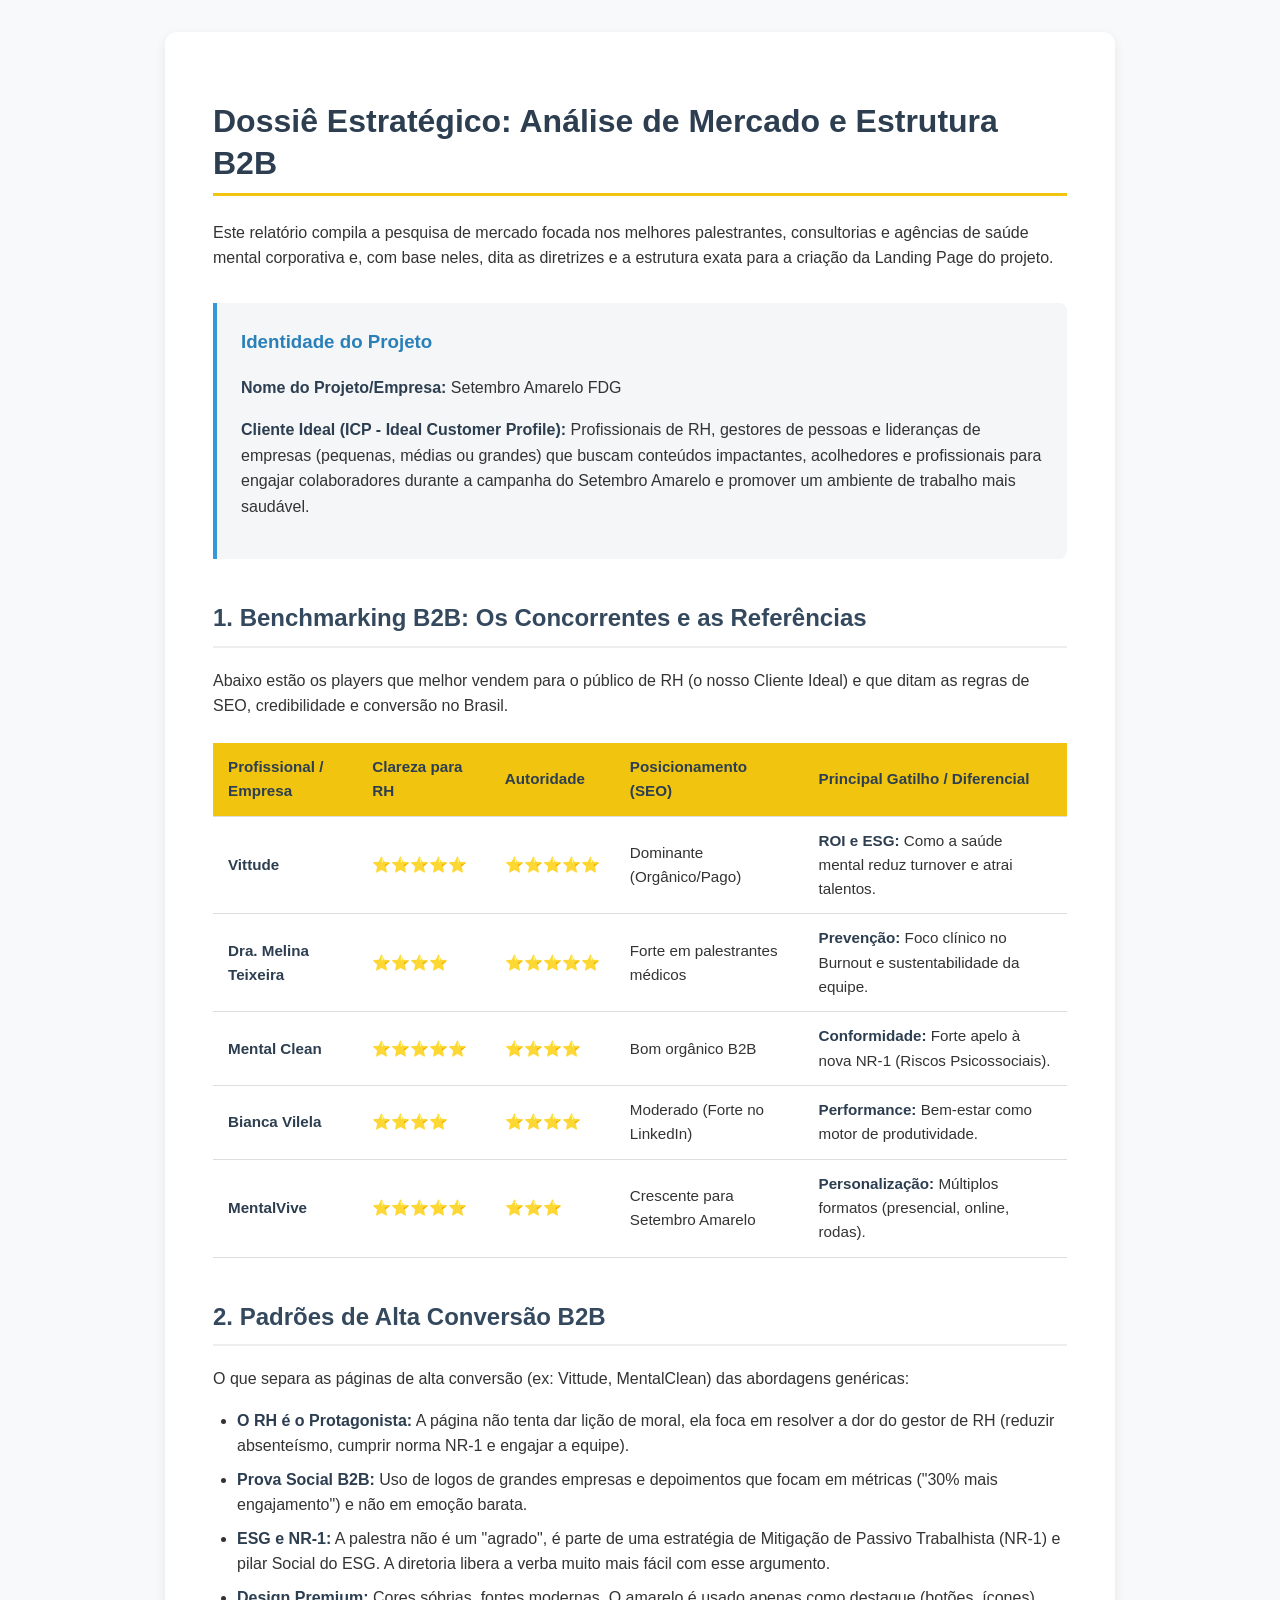
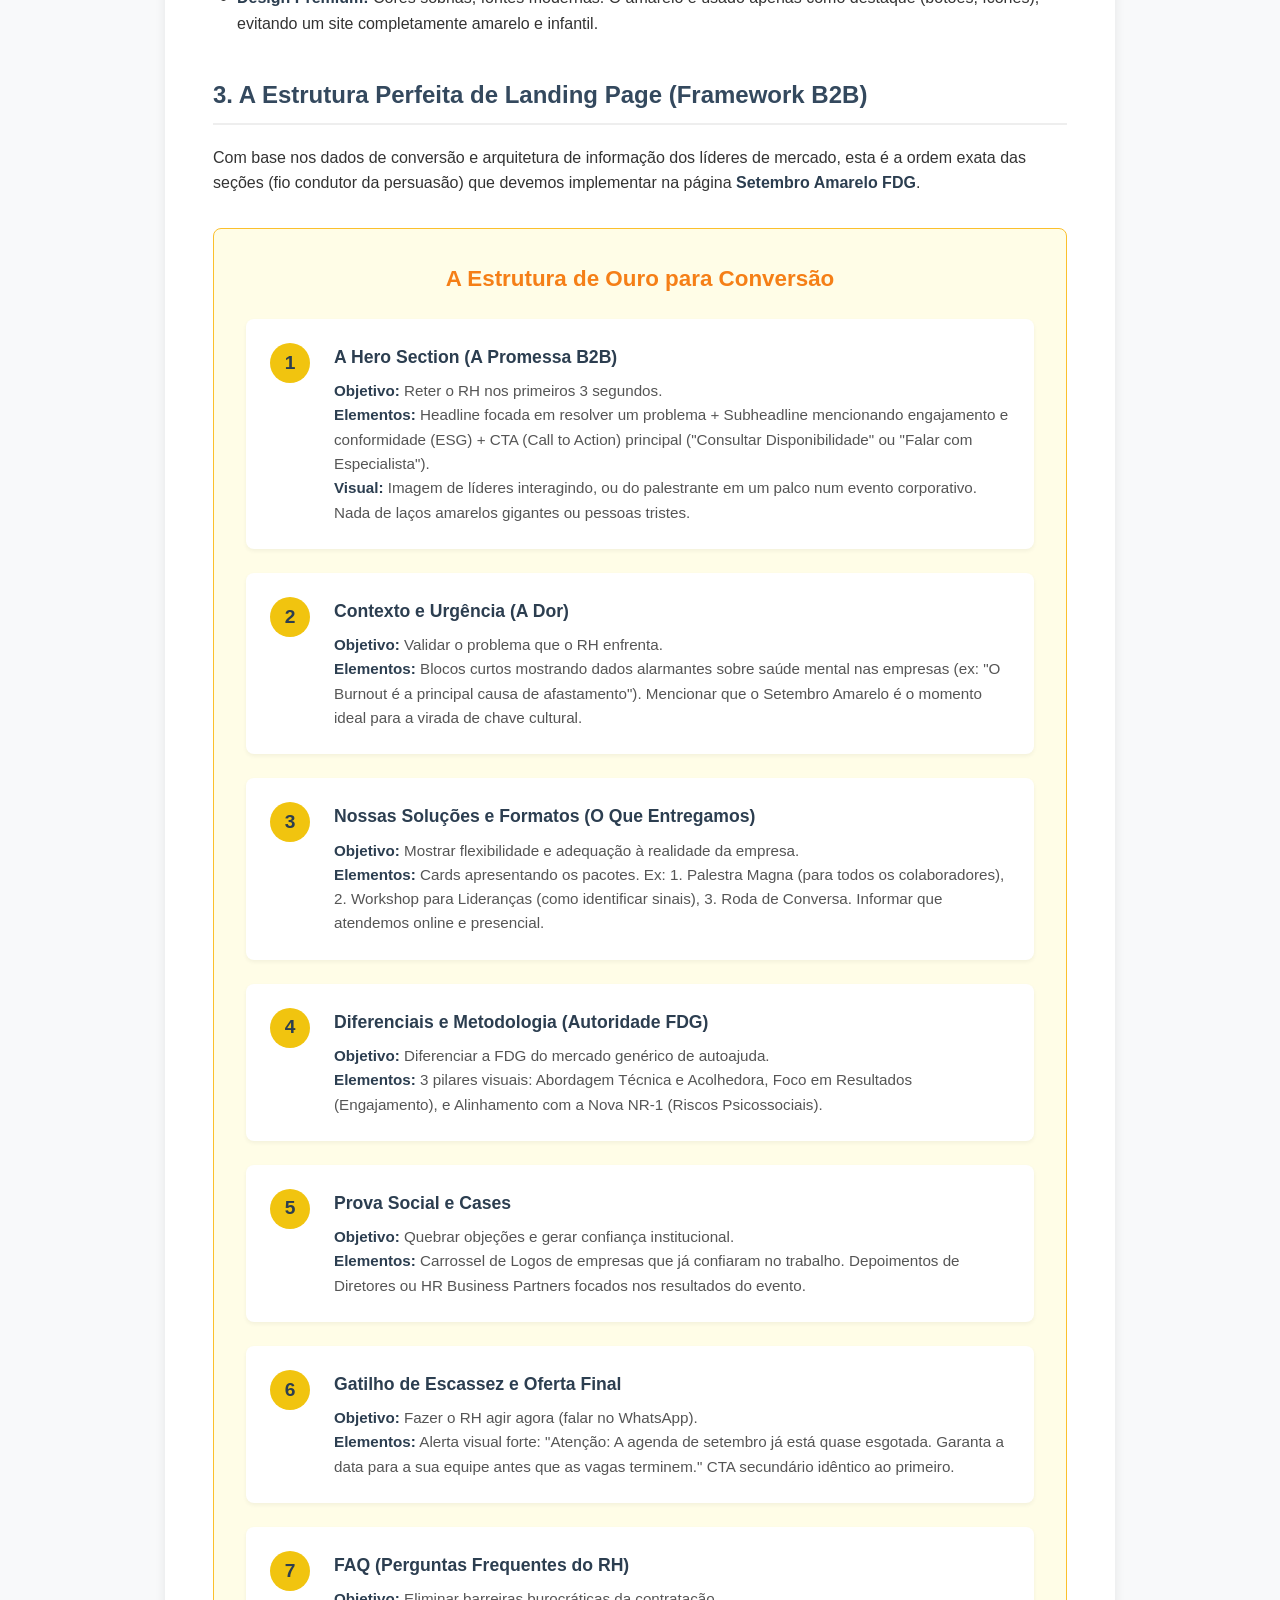
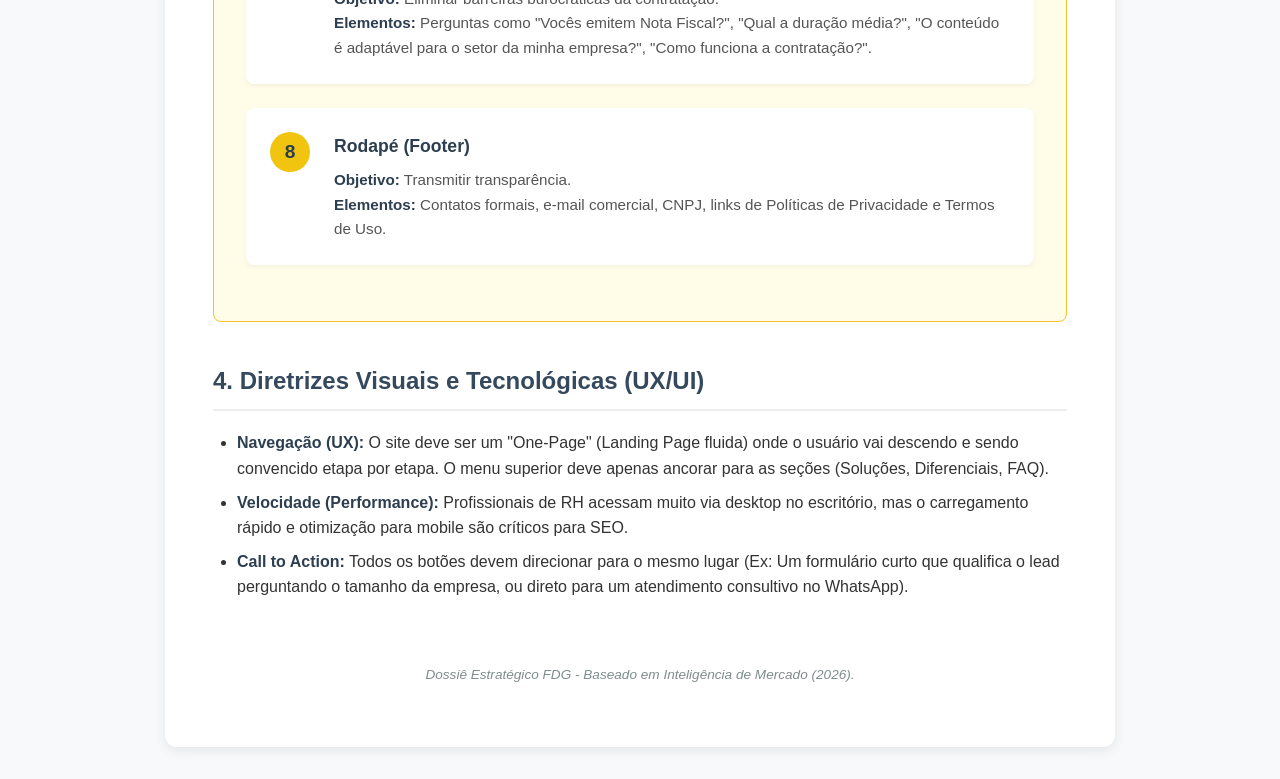
<file: setembroamarelo/relatorio_concorrencia.html>
<!DOCTYPE html>
<html lang="pt-BR">
<head>
    <meta charset="UTF-8">
    <meta name="viewport" content="width=device-width, initial-scale=1.0">
    <title>Dossiê Completo - Setembro Amarelo FDG</title>
    <style>
        body {
            font-family: 'Inter', -apple-system, BlinkMacSystemFont, "Segoe UI", Roboto, Helvetica, Arial, sans-serif;
            line-height: 1.6;
            color: #333;
            max-width: 950px;
            margin: 0 auto;
            padding: 2rem;
            background-color: #f8f9fa;
        }
        .container {
            background-color: #ffffff;
            padding: 3rem;
            border-radius: 12px;
            box-shadow: 0 4px 12px rgba(0,0,0,0.08);
        }
        h1 {
            color: #2c3e50;
            border-bottom: 3px solid #f1c40f;
            padding-bottom: 0.5rem;
            margin-bottom: 1.5rem;
            line-height: 1.3;
        }
        h2 {
            color: #34495e;
            margin-top: 2.5rem;
            border-bottom: 2px solid #eee;
            padding-bottom: 0.5rem;
        }
        h3 {
            color: #455a64;
            margin-top: 2rem;
        }
        .dossier-box {
            background-color: #f4f6f7;
            border-left: 4px solid #3498db;
            padding: 1.5rem;
            margin: 2rem 0;
            border-radius: 0 8px 8px 0;
        }
        .dossier-box h3 {
            margin-top: 0;
            color: #2980b9;
        }
        table {
            width: 100%;
            border-collapse: collapse;
            margin: 1.5rem 0;
            font-size: 0.95rem;
        }
        th, td {
            padding: 12px 15px;
            border-bottom: 1px solid #ddd;
            text-align: left;
        }
        th {
            background-color: #f1c40f;
            color: #2c3e50;
            font-weight: 600;
        }
        tr:hover {
            background-color: #f9f9f9;
        }
        .structure-box {
            background-color: #fffde7;
            border: 1px solid #fbc02d;
            padding: 2rem;
            margin: 2rem 0;
            border-radius: 8px;
        }
        .structure-box h3 {
            margin-top: 0;
            color: #f57f17;
            text-align: center;
            font-size: 1.4rem;
        }
        .step {
            display: flex;
            margin-bottom: 1.5rem;
            background: #fff;
            padding: 1.5rem;
            border-radius: 8px;
            box-shadow: 0 2px 4px rgba(0,0,0,0.05);
        }
        .step-number {
            background-color: #f1c40f;
            color: #2c3e50;
            font-weight: bold;
            font-size: 1.2rem;
            min-width: 40px;
            height: 40px;
            border-radius: 50%;
            display: flex;
            align-items: center;
            justify-content: center;
            margin-right: 1.5rem;
            flex-shrink: 0;
        }
        .step-content h4 {
            margin: 0 0 0.5rem 0;
            color: #2c3e50;
            font-size: 1.1rem;
        }
        .step-content p {
            margin: 0;
            font-size: 0.95rem;
            color: #555;
        }
        ul, ol {
            padding-left: 1.5rem;
        }
        li {
            margin-bottom: 0.5rem;
        }
        strong {
            color: #2c3e50;
        }
    </style>
</head>
<body>
    <div class="container">
        <h1>Dossiê Estratégico: Análise de Mercado e Estrutura B2B</h1>
        
        <p>Este relatório compila a pesquisa de mercado focada nos melhores palestrantes, consultorias e agências de saúde mental corporativa e, com base neles, dita as diretrizes e a estrutura exata para a criação da Landing Page do projeto.</p>

        <div class="dossier-box">
            <h3>Identidade do Projeto</h3>
            <p><strong>Nome do Projeto/Empresa:</strong> Setembro Amarelo FDG</p>
            <p><strong>Cliente Ideal (ICP - Ideal Customer Profile):</strong> Profissionais de RH, gestores de pessoas e lideranças de empresas (pequenas, médias ou grandes) que buscam conteúdos impactantes, acolhedores e profissionais para engajar colaboradores durante a campanha do Setembro Amarelo e promover um ambiente de trabalho mais saudável.</p>
        </div>

        <h2>1. Benchmarking B2B: Os Concorrentes e as Referências</h2>
        <p>Abaixo estão os players que melhor vendem para o público de RH (o nosso Cliente Ideal) e que ditam as regras de SEO, credibilidade e conversão no Brasil.</p>
        
        <table>
            <thead>
                <tr>
                    <th>Profissional / Empresa</th>
                    <th>Clareza para RH</th>
                    <th>Autoridade</th>
                    <th>Posicionamento (SEO)</th>
                    <th>Principal Gatilho / Diferencial</th>
                </tr>
            </thead>
            <tbody>
                <tr>
                    <td><strong>Vittude</strong></td>
                    <td>⭐⭐⭐⭐⭐</td>
                    <td>⭐⭐⭐⭐⭐</td>
                    <td>Dominante (Orgânico/Pago)</td>
                    <td><strong>ROI e ESG:</strong> Como a saúde mental reduz turnover e atrai talentos.</td>
                </tr>
                <tr>
                    <td><strong>Dra. Melina Teixeira</strong></td>
                    <td>⭐⭐⭐⭐</td>
                    <td>⭐⭐⭐⭐⭐</td>
                    <td>Forte em palestrantes médicos</td>
                    <td><strong>Prevenção:</strong> Foco clínico no Burnout e sustentabilidade da equipe.</td>
                </tr>
                <tr>
                    <td><strong>Mental Clean</strong></td>
                    <td>⭐⭐⭐⭐⭐</td>
                    <td>⭐⭐⭐⭐</td>
                    <td>Bom orgânico B2B</td>
                    <td><strong>Conformidade:</strong> Forte apelo à nova NR-1 (Riscos Psicossociais).</td>
                </tr>
                <tr>
                    <td><strong>Bianca Vilela</strong></td>
                    <td>⭐⭐⭐⭐</td>
                    <td>⭐⭐⭐⭐</td>
                    <td>Moderado (Forte no LinkedIn)</td>
                    <td><strong>Performance:</strong> Bem-estar como motor de produtividade.</td>
                </tr>
                <tr>
                    <td><strong>MentalVive</strong></td>
                    <td>⭐⭐⭐⭐⭐</td>
                    <td>⭐⭐⭐</td>
                    <td>Crescente para Setembro Amarelo</td>
                    <td><strong>Personalização:</strong> Múltiplos formatos (presencial, online, rodas).</td>
                </tr>
            </tbody>
        </table>

        <h2>2. Padrões de Alta Conversão B2B</h2>
        <p>O que separa as páginas de alta conversão (ex: Vittude, MentalClean) das abordagens genéricas:</p>
        <ul>
            <li><strong>O RH é o Protagonista:</strong> A página não tenta dar lição de moral, ela foca em resolver a dor do gestor de RH (reduzir absenteísmo, cumprir norma NR-1 e engajar a equipe).</li>
            <li><strong>Prova Social B2B:</strong> Uso de logos de grandes empresas e depoimentos que focam em métricas ("30% mais engajamento") e não em emoção barata.</li>
            <li><strong>ESG e NR-1:</strong> A palestra não é um "agrado", é parte de uma estratégia de Mitigação de Passivo Trabalhista (NR-1) e pilar Social do ESG. A diretoria libera a verba muito mais fácil com esse argumento.</li>
            <li><strong>Design Premium:</strong> Cores sóbrias, fontes modernas. O amarelo é usado apenas como destaque (botões, ícones), evitando um site completamente amarelo e infantil.</li>
        </ul>

        <h2>3. A Estrutura Perfeita de Landing Page (Framework B2B)</h2>
        <p>Com base nos dados de conversão e arquitetura de informação dos líderes de mercado, esta é a ordem exata das seções (fio condutor da persuasão) que devemos implementar na página <strong>Setembro Amarelo FDG</strong>.</p>

        <div class="structure-box">
            <h3>A Estrutura de Ouro para Conversão</h3>
            
            <div class="step">
                <div class="step-number">1</div>
                <div class="step-content">
                    <h4>A Hero Section (A Promessa B2B)</h4>
                    <p><strong>Objetivo:</strong> Reter o RH nos primeiros 3 segundos.<br>
                    <strong>Elementos:</strong> Headline focada em resolver um problema + Subheadline mencionando engajamento e conformidade (ESG) + CTA (Call to Action) principal ("Consultar Disponibilidade" ou "Falar com Especialista").<br>
                    <strong>Visual:</strong> Imagem de líderes interagindo, ou do palestrante em um palco num evento corporativo. Nada de laços amarelos gigantes ou pessoas tristes.</p>
                </div>
            </div>

            <div class="step">
                <div class="step-number">2</div>
                <div class="step-content">
                    <h4>Contexto e Urgência (A Dor)</h4>
                    <p><strong>Objetivo:</strong> Validar o problema que o RH enfrenta.<br>
                    <strong>Elementos:</strong> Blocos curtos mostrando dados alarmantes sobre saúde mental nas empresas (ex: "O Burnout é a principal causa de afastamento"). Mencionar que o Setembro Amarelo é o momento ideal para a virada de chave cultural.</p>
                </div>
            </div>

            <div class="step">
                <div class="step-number">3</div>
                <div class="step-content">
                    <h4>Nossas Soluções e Formatos (O Que Entregamos)</h4>
                    <p><strong>Objetivo:</strong> Mostrar flexibilidade e adequação à realidade da empresa.<br>
                    <strong>Elementos:</strong> Cards apresentando os pacotes. Ex: 1. Palestra Magna (para todos os colaboradores), 2. Workshop para Lideranças (como identificar sinais), 3. Roda de Conversa. Informar que atendemos online e presencial.</p>
                </div>
            </div>

            <div class="step">
                <div class="step-number">4</div>
                <div class="step-content">
                    <h4>Diferenciais e Metodologia (Autoridade FDG)</h4>
                    <p><strong>Objetivo:</strong> Diferenciar a FDG do mercado genérico de autoajuda.<br>
                    <strong>Elementos:</strong> 3 pilares visuais: Abordagem Técnica e Acolhedora, Foco em Resultados (Engajamento), e Alinhamento com a Nova NR-1 (Riscos Psicossociais).</p>
                </div>
            </div>

            <div class="step">
                <div class="step-number">5</div>
                <div class="step-content">
                    <h4>Prova Social e Cases</h4>
                    <p><strong>Objetivo:</strong> Quebrar objeções e gerar confiança institucional.<br>
                    <strong>Elementos:</strong> Carrossel de Logos de empresas que já confiaram no trabalho. Depoimentos de Diretores ou HR Business Partners focados nos resultados do evento.</p>
                </div>
            </div>

            <div class="step">
                <div class="step-number">6</div>
                <div class="step-content">
                    <h4>Gatilho de Escassez e Oferta Final</h4>
                    <p><strong>Objetivo:</strong> Fazer o RH agir agora (falar no WhatsApp).<br>
                    <strong>Elementos:</strong> Alerta visual forte: "Atenção: A agenda de setembro já está quase esgotada. Garanta a data para a sua equipe antes que as vagas terminem." CTA secundário idêntico ao primeiro.</p>
                </div>
            </div>

            <div class="step">
                <div class="step-number">7</div>
                <div class="step-content">
                    <h4>FAQ (Perguntas Frequentes do RH)</h4>
                    <p><strong>Objetivo:</strong> Eliminar barreiras burocráticas da contratação.<br>
                    <strong>Elementos:</strong> Perguntas como "Vocês emitem Nota Fiscal?", "Qual a duração média?", "O conteúdo é adaptável para o setor da minha empresa?", "Como funciona a contratação?".</p>
                </div>
            </div>

            <div class="step">
                <div class="step-number">8</div>
                <div class="step-content">
                    <h4>Rodapé (Footer)</h4>
                    <p><strong>Objetivo:</strong> Transmitir transparência.<br>
                    <strong>Elementos:</strong> Contatos formais, e-mail comercial, CNPJ, links de Políticas de Privacidade e Termos de Uso.</p>
                </div>
            </div>
        </div>

        <h2>4. Diretrizes Visuais e Tecnológicas (UX/UI)</h2>
        <ul>
            <li><strong>Navegação (UX):</strong> O site deve ser um "One-Page" (Landing Page fluida) onde o usuário vai descendo e sendo convencido etapa por etapa. O menu superior deve apenas ancorar para as seções (Soluções, Diferenciais, FAQ).</li>
            <li><strong>Velocidade (Performance):</strong> Profissionais de RH acessam muito via desktop no escritório, mas o carregamento rápido e otimização para mobile são críticos para SEO.</li>
            <li><strong>Call to Action:</strong> Todos os botões devem direcionar para o mesmo lugar (Ex: Um formulário curto que qualifica o lead perguntando o tamanho da empresa, ou direto para um atendimento consultivo no WhatsApp).</li>
        </ul>
        
        <p style="text-align: center; color: #7f8c8d; font-size: 0.85rem; margin-top: 4rem;">
            <em>Dossiê Estratégico FDG - Baseado em Inteligência de Mercado (2026).</em>
        </p>
    </div>
</body>
</html>
</file>
<file: mentoriaidentidade/assets/css/style.css>
/* =========================================================
   Identidade Inabalável · Grupo FDG
   Paleta do portfólio para os pais: marinho e dourado como base,
   e quatro tons de apoio (azul, verde, coral e roxo) que separam
   as fases da jornada e falam com meninos e meninas.
   ========================================================= */

:root {
  /* base */
  --marinho: #1C2A55;
  --noite: #121B3B;
  --fundo: #1C2A55;
  --painel: #25356A;
  --ouro: #F2B04A;
  --ouro-claro: #FFD58C;
  --ouro-escuro: #9A5E12;
  --creme: #FDF1DC;
  /* claros */
  --gelo: #F4F5FA;
  --gelo-2: #E8EBF5;
  --branco: #FFFFFF;
  /* texto */
  --claro: #F1F3FB;
  --claro-suave: #AEB7D6;
  --tinta: #1C2A55;
  --tinta-suave: #57618A;

  /* tons de apoio: escuro (texto em fundo claro), claro (fundo) e vivo (em fundo escuro) */
  --azul: #2F5FC4;   --azul-claro: #E5ECFB;   --azul-vivo: #74A1FF;
  --verde: #17775F;  --verde-claro: #DCF2EC;  --verde-vivo: #47D1AE;
  --coral: #B8501F;  --coral-claro: #FCE8DD;  --coral-vivo: #FF8C5E;
  --roxo: #6A44C2;   --roxo-claro: #EEE7FC;   --roxo-vivo: #B28FFF;

  --raio: 20px;
  --sombra: 0 18px 50px -24px rgba(28, 42, 85, .3);
  --sombra-ouro: 0 0 0 1px rgba(242, 176, 74, .18), 0 30px 80px -30px rgba(242, 176, 74, .35);
  --mola: cubic-bezier(.34, 1.56, .64, 1);
  --suave: cubic-bezier(.2, .7, .2, 1);

  --f-titulo: 'Oswald', 'Arial Narrow', sans-serif;
  --f-texto: 'Poppins', system-ui, -apple-system, 'Segoe UI', sans-serif;
}

/* Cada componente com tom lê estas três variáveis */
.tom-azul  { --cor: var(--azul);        --cor-clara: var(--azul-claro);  --cor-viva: var(--azul-vivo); }
.tom-verde { --cor: var(--verde);       --cor-clara: var(--verde-claro); --cor-viva: var(--verde-vivo); }
.tom-coral { --cor: var(--coral);       --cor-clara: var(--coral-claro); --cor-viva: var(--coral-vivo); }
.tom-roxo  { --cor: var(--roxo);        --cor-clara: var(--roxo-claro);  --cor-viva: var(--roxo-vivo); }
.tom-ouro  { --cor: var(--ouro-escuro); --cor-clara: var(--creme);       --cor-viva: var(--ouro); }

/* ---------- base ---------- */
*, *::before, *::after { box-sizing: border-box; }
html { scroll-behavior: smooth; scroll-padding-top: 84px; overflow-x: clip; -webkit-text-size-adjust: 100%; }
body {
  margin: 0;
  background: var(--noite);
  color: var(--claro);
  font: 400 16px/1.6 var(--f-texto);
  -webkit-font-smoothing: antialiased;
  overflow-x: clip;
}
img, svg { display: block; max-width: 100%; }
img { height: auto; }
a { color: inherit; }
b, strong { font-weight: 600; }
h1, h2, h3, p, ul, ol, figure, blockquote { margin: 0; }
ul, ol { padding: 0; list-style: none; }
::selection { background: var(--ouro); color: var(--marinho); }
:focus-visible { outline: 3px solid var(--ouro); outline-offset: 3px; border-radius: 6px; }

.container { width: 100%; max-width: 1160px; margin-inline: auto; padding-inline: 20px; }
.secao { position: relative; padding-block: clamp(72px, 10vw, 128px); }
.secao--clara { background: var(--gelo); color: var(--tinta); }
.secao--branca { background: var(--branco); color: var(--tinta); }
.secao--escura { background: var(--fundo); color: var(--claro); }

.olho {
  display: inline-flex; align-items: center; gap: 10px;
  margin-bottom: 14px;
  font: 600 13px/1.2 var(--f-texto); letter-spacing: .16em; text-transform: uppercase;
  color: var(--ouro);
}
.olho::before { content: ""; width: 28px; height: 2px; border-radius: 2px; background: currentColor; }
.secao--clara .olho, .secao--branca .olho { color: var(--ouro-escuro); }
.olho.centro { display: flex; justify-content: center; }

.titulo {
  font: 600 clamp(30px, 4.6vw, 52px)/1.08 var(--f-titulo);
  letter-spacing: -.005em;
  text-wrap: balance;
}
.texto { font-size: 17px; line-height: 1.7; color: var(--claro-suave); }
.texto b { color: var(--claro); }
.secao--clara .texto, .secao--branca .texto { color: var(--tinta-suave); }
.secao--clara .texto b, .secao--branca .texto b { color: var(--tinta); }
.centro { text-align: center; margin-inline: auto; }

/* Texto com brilho: dourado do portfólio correndo devagar até o coral */
.brilho {
  background: linear-gradient(90deg, var(--ouro), var(--ouro-claro) 28%, #FF9F6E 55%, var(--ouro) 80%, var(--ouro-claro));
  background-size: 220% 100%;
  -webkit-background-clip: text; background-clip: text;
  color: transparent;
  animation: brilho 7s linear infinite;
}
.secao--clara .brilho, .secao--branca .brilho {
  background-image: linear-gradient(90deg, #B5701B, #D2602F 30%, #8F4FC2 55%, #B5701B 80%, #D2602F);
}
@keyframes brilho { to { background-position: -220% 0; } }

/* Marca-texto que se pinta depois que o título entra */
.marca {
  background: linear-gradient(transparent 62%, rgba(242, 176, 74, .42) 62%, rgba(242, 176, 74, .42) 92%, transparent 92%) no-repeat 0 0 / 0% 100%;
  animation: marca 1s var(--suave) 1.1s forwards;
  padding-inline: 2px;
}
@keyframes marca { to { background-size: 100% 100%; } }

/* Marcação de conteúdo pendente: some quando o texto real entrar */
.pendente {
  display: inline-block;
  padding: 0 6px;
  border: 1px dashed currentColor;
  border-radius: 6px;
  background: rgba(255, 196, 0, .14);
  font-weight: 500;
  opacity: .9;
}

/* Bolinha pulsante (inscrições abertas) */
.pulso { position: relative; width: 8px; height: 8px; border-radius: 50%; background: var(--ouro); flex: none; }
.pulso::after {
  content: ""; position: absolute; inset: 0; border-radius: 50%;
  background: var(--ouro);
  animation: pulso 1.8s ease-out infinite;
}
@keyframes pulso { from { transform: scale(1); opacity: .8; } to { transform: scale(3.2); opacity: 0; } }

/* ---------- botões ---------- */
.btn {
  position: relative; overflow: hidden; isolation: isolate;
  display: inline-flex; align-items: center; justify-content: center; gap: 14px;
  padding: 18px 28px;
  border: 0; border-radius: 999px;
  background: linear-gradient(135deg, var(--ouro-claro), var(--ouro) 45%, #E8923A);
  color: var(--marinho); text-decoration: none;
  font: 600 16px/1.2 var(--f-texto);
  box-shadow: 0 14px 34px -12px rgba(242, 160, 60, .75), inset 0 1px 0 rgba(255, 255, 255, .5);
  cursor: pointer;
  transition: transform .3s var(--mola), box-shadow .3s;
}
.btn svg { width: 26px; height: 14px; flex: none; transition: transform .3s var(--suave); }
.btn svg[viewBox="0 0 24 24"] { width: 22px; height: 22px; }
/* reflexo que atravessa o botão de tempos em tempos */
.btn::after {
  content: ""; position: absolute; inset: 0; z-index: -1;
  background: linear-gradient(105deg, transparent 35%, rgba(255, 255, 255, .55) 50%, transparent 65%);
  transform: translateX(-120%);
  animation: reflexo 4.5s ease-in-out 2s infinite;
}
@keyframes reflexo { 0%, 70% { transform: translateX(-120%); } 100% { transform: translateX(120%); } }
.btn:hover { transform: translateY(-2px); box-shadow: 0 20px 40px -12px rgba(242, 160, 60, .9), inset 0 1px 0 rgba(255, 255, 255, .5); }
.btn:hover svg[viewBox="0 0 32 16"] { transform: translateX(5px); }
.btn:active { transform: translateY(0) scale(.98); }
.btn--bloco { width: 100%; }
.btn--mini { padding: 12px 20px; font-size: 14px; }

/* ---------- entrada do topo (só CSS, sempre termina visível) ---------- */
.entra { animation: entra .9s var(--suave) both; animation-delay: calc(var(--d, 0) * .12s + .1s); }
@keyframes entra { from { opacity: 0; transform: translateY(24px); } }

/* ---------- revelação ao rolar ----------
   Só esconde quando o JS marcou a página (data-anima). */
[data-anima] .revela {
  opacity: 0; translate: 0 28px;
  transition: opacity .8s var(--suave), translate .8s var(--suave);
  transition-delay: calc(var(--i, 0) * 90ms);
}
[data-anima] .revela.visivel { opacity: 1; translate: 0 0; }

/* =========================================================
   NAV
   ========================================================= */
.nav {
  position: fixed; inset: 0 0 auto; z-index: 50;
  padding-block: 14px;
  transition: background .35s, padding .35s, box-shadow .35s;
}
.nav--rolou {
  padding-block: 8px;
  background: rgba(18, 27, 59, .94);
  -webkit-backdrop-filter: blur(14px); backdrop-filter: blur(14px);
  box-shadow: 0 1px 0 rgba(255, 255, 255, .08);
}
.nav__inner { display: flex; align-items: center; justify-content: space-between; gap: 16px; }
.nav__logo { display: flex; align-items: center; gap: 12px; text-decoration: none; }
.nav__logo img { width: 44px; height: auto; filter: drop-shadow(0 0 12px rgba(96, 174, 236, .3)); }
.nav__produto {
  font: 500 15px/1 var(--f-titulo); letter-spacing: .08em; text-transform: uppercase;
  color: var(--claro-suave);
  padding-left: 12px; border-left: 1px solid rgba(255, 255, 255, .2);
}
.nav__produto b { color: var(--ouro); font-weight: 600; }
.nav__cta {
  display: inline-flex; align-items: center; gap: 8px;
  padding: 10px 16px; border-radius: 999px;
  border: 1px solid rgba(242, 176, 74, .45);
  background: rgba(242, 176, 74, .08);
  color: var(--claro); text-decoration: none;
  font: 600 14px/1 var(--f-texto);
  transition: background .25s, border-color .25s;
}
.nav__cta svg { width: 18px; height: 18px; color: var(--ouro); }
.nav__cta:hover { background: rgba(242, 176, 74, .2); border-color: var(--ouro); }
@media (max-width: 560px) {
  .nav__produto { display: none; }
  .nav__cta span { display: none; }
  .nav__cta { padding: 10px; }
  .nav__cta svg { width: 22px; height: 22px; }
}

/* =========================================================
   TOPO
   ========================================================= */
.hero {
  position: relative; overflow: hidden; isolation: isolate;
  min-height: 100svh;
  display: flex; align-items: center;
  padding: 112px 0 72px;
  background: var(--noite);
}
/* luzes de várias cores sobre o marinho, derivando devagar */
.hero__tinta {
  position: absolute; inset: -20%; z-index: -3;
  background:
    radial-gradient(34% 42% at 76% 34%, rgba(112, 72, 200, .38), transparent 70%),
    radial-gradient(30% 36% at 88% 82%, rgba(255, 140, 94, .22), transparent 70%),
    radial-gradient(34% 40% at 12% 85%, rgba(47, 95, 196, .38), transparent 70%),
    radial-gradient(26% 26% at 42% 4%, rgba(242, 176, 74, .14), transparent 70%),
    radial-gradient(22% 26% at 58% 70%, rgba(71, 209, 174, .12), transparent 70%),
    linear-gradient(180deg, var(--noite), var(--marinho));
  animation: deriva 18s ease-in-out infinite alternate;
}
@keyframes deriva {
  from { transform: translate3d(0, 0, 0) scale(1); }
  to { transform: translate3d(-4%, 3%, 0) scale(1.08); }
}
/* granulado de filme: ruído SVG em mosaico, tremendo de leve */
.hero__grao {
  position: absolute; inset: -50%; z-index: -2; pointer-events: none;
  opacity: .08;
  background-image: url("data:image/svg+xml,%3Csvg xmlns='http://www.w3.org/2000/svg' width='160' height='160'%3E%3Cfilter id='n'%3E%3CfeTurbulence type='fractalNoise' baseFrequency='.9' numOctaves='3' stitchTiles='stitch'/%3E%3C/filter%3E%3Crect width='100%25' height='100%25' filter='url(%23n)'/%3E%3C/svg%3E");
  animation: grao 1s steps(4) infinite;
}
@keyframes grao {
  0% { transform: translate(0, 0); } 25% { transform: translate(-3%, 2%); }
  50% { transform: translate(2%, -3%); } 75% { transform: translate(-1%, 3%); }
}
.hero__lua {
  position: absolute; z-index: -1; pointer-events: none;
  width: min(80vmin, 760px); right: -14%; top: -18%;
  opacity: .06; filter: brightness(0) invert(1);
  animation: girar 90s linear infinite;
}
@keyframes girar { to { rotate: 360deg; } }

.hero__grade { display: grid; gap: 48px; align-items: center; }
@media (min-width: 960px) { .hero__grade { grid-template-columns: 1.12fr .88fr; } }

.hero__olho {
  display: inline-flex; align-items: center; gap: 10px;
  margin-bottom: 22px; padding: 8px 16px 8px 14px;
  border: 1px solid rgba(242, 176, 74, .35); border-radius: 999px;
  background: rgba(242, 176, 74, .1);
  font: 600 12.5px/1.2 var(--f-texto); letter-spacing: .14em; text-transform: uppercase;
  color: var(--ouro);
}
.hero__titulo { margin-bottom: 22px; }
.hero__nome {
  display: block;
  font: 700 clamp(46px, 8.4vw, 96px)/.95 var(--f-titulo);
  text-transform: uppercase; letter-spacing: .005em;
  color: #fff;
}
.hero__lema {
  display: block; margin-top: 14px;
  font: 600 clamp(12px, 1.3vw, 14px)/1.4 var(--f-texto); letter-spacing: .18em; text-transform: uppercase;
  color: var(--ouro);
}
.hero__frase {
  display: block; margin-top: 18px; max-width: 30ch;
  font: 600 clamp(20px, 2.5vw, 28px)/1.35 var(--f-texto);
  color: var(--claro);
  text-wrap: balance;
}
.hero__sub { max-width: 56ch; margin-bottom: 26px; font-size: 17px; color: var(--claro-suave); }
.hero__sub b { color: var(--claro); }

.fichas { display: flex; flex-wrap: wrap; gap: 12px; margin-bottom: 30px; }
.ficha {
  display: flex; align-items: center; gap: 12px;
  padding: 12px 18px 12px 14px;
  border: 1px solid rgba(255, 255, 255, .12); border-radius: 16px;
  background: rgba(255, 255, 255, .05);
  -webkit-backdrop-filter: blur(6px); backdrop-filter: blur(6px);
}
.ficha svg { width: 22px; height: 22px; color: var(--ouro); flex: none; }
.ficha b { display: block; font-size: 15px; line-height: 1.3; }
.ficha small { display: block; font-size: 13px; color: var(--claro-suave); }

.hero__acoes { display: flex; flex-wrap: wrap; align-items: center; gap: 16px 22px; }
.aviso { display: flex; align-items: center; gap: 8px; font-size: 13.5px; color: var(--claro-suave); }
.aviso svg { width: 18px; height: 18px; color: var(--ouro); }

/* Dois retratos separados, cada um no seu disco, lado a lado e em
   alturas diferentes. O quadro é 100 de largura por 84 de altura. */
.hero__fotos {
  position: relative;
  width: min(100%, 560px); aspect-ratio: 1 / .84;
  margin: 10% auto 0;
}
.retrato {
  position: absolute; width: 50%; aspect-ratio: 1;
  animation: boia 7s ease-in-out infinite alternate;
}
.retrato--ane { left: 0; top: 0; }
.retrato--lucas { right: 0; top: 17%; animation-delay: -3.5s; }
@keyframes boia { from { translate: 0 -5px; } to { translate: 0 7px; } }

/* disco quente para a Ane, frio para o Lucas */
.retrato__disco {
  position: absolute; inset: 0; border-radius: 50%;
  background: radial-gradient(circle at 34% 28%, var(--ouro-claro) 0%, var(--coral-vivo) 30%, #A04FB8 66%, #3B2F7A 100%);
  box-shadow: 0 0 90px -14px rgba(255, 140, 94, .55);
}
.retrato--lucas .retrato__disco {
  background: radial-gradient(circle at 66% 28%, #A8F0DD 0%, var(--verde-vivo) 26%, var(--azul) 62%, var(--marinho) 100%);
  box-shadow: 0 0 90px -14px rgba(71, 209, 174, .5);
}
/* anel tracejado girando em volta de cada disco */
.retrato__disco::after {
  content: ""; position: absolute; inset: -7%; border-radius: 50%;
  border: 1.5px dashed rgba(255, 255, 255, .28);
  animation: girar 50s linear infinite;
}
.retrato--lucas .retrato__disco::after { animation-direction: reverse; }

/* Recorte: retângulo em cima + meio-círculo embaixo do tamanho do disco,
   para a cabeça sair por cima e o corpo acompanhar a curva. A caixa vai
   22% acima do disco: altura total 122%, centro do círculo a 72%. */
.retrato__recorte {
  position: absolute; top: -22%; left: 0; right: 0; bottom: 0;
  -webkit-mask:
    linear-gradient(#000, #000) top / 100% 59% no-repeat,
    radial-gradient(closest-side, #000 99.4%, transparent 100%) bottom / 100% 81.97% no-repeat;
  mask:
    linear-gradient(#000, #000) top / 100% 59% no-repeat,
    radial-gradient(closest-side, #000 99.4%, transparent 100%) bottom / 100% 81.97% no-repeat;
}
.retrato__recorte img { position: absolute; bottom: 0; filter: drop-shadow(0 10px 24px rgba(18, 27, 59, .45)); }
.retrato--ane img { left: 13%; width: 74%; }
.retrato--lucas img { left: 5%; width: 90%; }

.retrato__nome {
  position: absolute; left: 50%; bottom: -14px; z-index: 2;
  translate: -50% 0;
  padding: 8px 16px; border-radius: 14px;
  background: rgba(18, 27, 59, .85);
  border: 1px solid rgba(242, 176, 74, .35);
  -webkit-backdrop-filter: blur(10px); backdrop-filter: blur(10px);
  box-shadow: 0 12px 30px -10px rgba(0, 0, 0, .55);
  text-align: center; white-space: nowrap;
  font-size: 12px; line-height: 1.3; color: var(--claro-suave);
}
.retrato__nome b { display: block; font: 600 16px/1.2 var(--f-titulo); letter-spacing: .02em; color: #fff; }
@media (max-width: 520px) {
  .retrato__nome { padding: 6px 12px; font-size: 11px; }
  .retrato__nome b { font-size: 14px; }
}

@keyframes respira { 50% { transform: scale(1.03); } }

.bolha {
  position: absolute; z-index: 3;
  padding: 10px 16px; border-radius: 999px;
  background: rgba(18, 27, 59, .75);
  border: 1px solid rgba(255, 255, 255, .22);
  -webkit-backdrop-filter: blur(10px); backdrop-filter: blur(10px);
  box-shadow: 0 12px 30px -10px rgba(0, 0, 0, .5);
  font: 600 14px/1 var(--f-texto); color: #fff; white-space: nowrap;
  animation: flutua 5s ease-in-out infinite alternate;
}
.bolha::before {
  content: ""; display: inline-block; width: 8px; height: 8px; margin-right: 8px;
  border-radius: 50%; background: var(--ouro); vertical-align: 1px;
}
.bolha--2::before { background: var(--coral-vivo); }
.bolha--3::before { background: var(--verde-vivo); }
/* as bolhas ocupam os vãos que a escada dos retratos deixa */
.bolha--1 { top: -4%; right: 6%; }
.bolha--2 { bottom: 0; left: 36%; animation-delay: -1.7s; }
.bolha--3 { bottom: 14%; left: 2%; animation-delay: -3.2s; }
@keyframes flutua { from { transform: translateY(-6px); } to { transform: translateY(8px); } }
@media (max-width: 520px) {
  .bolha { font-size: 12px; padding: 7px 11px; }
  .bolha::before { width: 6px; height: 6px; margin-right: 6px; }
  .bolha--1 { right: 2%; } .bolha--2 { left: 30%; } .bolha--3 { left: 0; }
}

.hero__rolar {
  position: absolute; left: 50%; bottom: 22px; translate: -50% 0;
  width: 26px; height: 42px; border-radius: 14px;
  border: 2px solid rgba(255, 255, 255, .35);
  display: none;
}
.hero__rolar span {
  position: absolute; left: 50%; top: 8px; width: 4px; height: 8px; margin-left: -2px;
  border-radius: 2px; background: var(--ouro);
  animation: rolar 1.8s ease-in-out infinite;
}
@keyframes rolar { 0% { opacity: 0; transform: translateY(0); } 30% { opacity: 1; } 100% { opacity: 0; transform: translateY(14px); } }
@media (min-width: 960px) and (min-height: 760px) { .hero__rolar { display: block; } }

/* =========================================================
   PARA VOCÊS, PAI E MÃE
   ========================================================= */
.pais__topo { max-width: 820px; margin-bottom: 44px; }
.pais__topo .titulo { margin-bottom: 20px; }
.pais__topo .texto { max-width: 62ch; }

.desafios { display: grid; gap: 14px; grid-template-columns: repeat(auto-fit, minmax(240px, 1fr)); margin-bottom: 64px; }
.desafio {
  position: relative; overflow: hidden;
  padding: 24px 22px 22px;
  border-radius: var(--raio);
  background: var(--branco);
  box-shadow: var(--sombra), 0 0 0 1px rgba(28, 42, 85, .06);
  transition: transform .3s var(--suave), box-shadow .3s;
}
.desafio::before {
  content: ""; position: absolute; inset: 0 0 auto; height: 4px;
  background: var(--cor-viva);
}
.desafio:hover { transform: translateY(-4px); box-shadow: 0 24px 50px -24px rgba(28, 42, 85, .35), 0 0 0 1px var(--cor-clara); }
.desafio__icone {
  display: grid; place-items: center;
  width: 46px; height: 46px; margin-bottom: 14px;
  border-radius: 14px;
  background: var(--cor-clara); color: var(--cor);
}
.desafio__icone svg { width: 24px; height: 24px; }
.desafio h3 { margin-bottom: 6px; font: 600 22px/1.15 var(--f-titulo); color: var(--tinta); }
.desafio p { font-size: 15px; line-height: 1.6; color: var(--tinta-suave); }

.pais__grade { display: grid; gap: 28px; align-items: center; }
@media (min-width: 900px) { .pais__grade { grid-template-columns: 1fr 1fr; gap: 48px; } }

.conversa {
  position: relative;
  width: 100%; max-width: 480px; margin-inline: auto;
  padding: 18px 18px 26px;
  border-radius: 30px;
  background: var(--branco);
  box-shadow: var(--sombra), 0 0 0 1px rgba(28, 42, 85, .06);
}
.conversa__topo {
  display: flex; align-items: center; gap: 12px;
  padding: 4px 6px 16px; margin-bottom: 14px;
  border-bottom: 1px solid var(--gelo-2);
}
.conversa__topo b { display: block; font-size: 15px; line-height: 1.35; color: var(--tinta); }
.conversa__topo small { font-size: 12.5px; color: var(--tinta-suave); }
.conversa__avatar {
  width: 42px; height: 42px; border-radius: 50%; flex: none;
  background: url("../img/simbolo-fdg.webp") center / 66% no-repeat, linear-gradient(135deg, var(--marinho), var(--noite));
}
.conversa__lista { display: flex; flex-direction: column; gap: 10px; }
.balao {
  max-width: 85%; width: fit-content;
  padding: 12px 16px;
  border-radius: 20px 20px 20px 6px;
  background: var(--gelo-2); color: var(--tinta);
  font-size: 16px; font-weight: 500; line-height: 1.45;
}
.balao:nth-child(even) {
  align-self: flex-end;
  border-radius: 20px 20px 6px 20px;
  background: linear-gradient(135deg, var(--roxo), var(--azul));
  color: #fff;
}
[data-anima] .balao {
  opacity: 0; translate: 0 14px; scale: .94;
  transition: opacity .45s var(--suave), translate .55s var(--mola), scale .55s var(--mola);
  transform-origin: left bottom;
}
[data-anima] .balao:nth-child(even) { transform-origin: right bottom; }
[data-anima] .balao.aparece { opacity: 1; translate: 0 0; scale: 1; }

/* "digitando…": o JS posiciona no lugar do próximo balão */
.digitando {
  position: absolute; left: 18px; top: var(--y, 0);
  display: flex; gap: 5px;
  padding: 14px 16px; border-radius: 20px 20px 20px 6px;
  background: var(--gelo-2);
  opacity: 0; transition: opacity .2s;
  pointer-events: none;
}
.digitando--dir { left: auto; right: 18px; border-radius: 20px 20px 6px 20px; }
.conversa.digitando-on .digitando { opacity: 1; }
.digitando i { width: 7px; height: 7px; border-radius: 50%; background: var(--roxo); animation: ponto 1s ease-in-out infinite; }
.digitando i:nth-child(2) { animation-delay: .15s; }
.digitando i:nth-child(3) { animation-delay: .3s; }
@keyframes ponto { 0%, 60%, 100% { transform: translateY(0); opacity: .45; } 30% { transform: translateY(-5px); opacity: 1; } }

.desabafo {
  position: relative; overflow: hidden;
  padding: clamp(28px, 4vw, 44px);
  border-radius: 28px;
  background: linear-gradient(150deg, var(--marinho), var(--noite));
  box-shadow: var(--sombra);
}
.desabafo::before {
  content: "“"; position: absolute; top: -34px; right: 18px;
  font: 700 190px/1 var(--f-titulo); color: rgba(242, 176, 74, .14);
}
.desabafo__frase { position: relative; margin-bottom: 18px; font: 600 clamp(22px, 2.6vw, 28px)/1.3 var(--f-titulo); color: #fff; }
.desabafo__resposta { position: relative; font-size: 16.5px; font-weight: 600; line-height: 1.55; color: var(--ouro); }

/* =========================================================
   A PROPOSTA (duelo antes × depois)
   ========================================================= */
.promessa__topo { margin-bottom: 56px; text-align: center; }
.promessa__topo .olho { display: flex; justify-content: center; }
.promessa__topo .titulo { margin-bottom: 20px; }
.promessa__apoio { max-width: 66ch; }

.duelo { display: grid; gap: 18px; align-items: stretch; }
@media (min-width: 900px) { .duelo { grid-template-columns: 1fr auto 1fr; gap: 28px; align-items: center; } }

.carta { padding: 30px 28px; border-radius: 26px; }
.carta--antes {
  background: rgba(255, 255, 255, .04);
  border: 1px solid rgba(255, 255, 255, .09);
  color: var(--claro-suave);
}
.carta--depois {
  position: relative;
  background: linear-gradient(160deg, #2D3E7C, var(--painel) 70%);
  border: 1px solid rgba(242, 176, 74, .45);
  box-shadow: var(--sombra-ouro);
  color: #fff;
}
.carta__selo {
  display: inline-block; margin-bottom: 20px;
  padding: 7px 14px; border-radius: 999px;
  font: 600 12.5px/1.2 var(--f-texto); letter-spacing: .12em; text-transform: uppercase;
  background: rgba(255, 255, 255, .07); color: var(--claro-suave);
}
.carta--depois .carta__selo { background: var(--ouro); color: var(--marinho); }
.carta__lista li {
  position: relative;
  padding: 12px 0 12px 36px;
  border-top: 1px solid rgba(255, 255, 255, .07);
  font-size: 16px; line-height: 1.5;
}
.carta__lista li:first-child { border-top: 0; }
.carta__lista li::before {
  content: ""; position: absolute; left: 0; top: 13px;
  width: 22px; height: 22px; border-radius: 50%;
}
.carta--antes .carta__lista li::before { border: 2px dashed rgba(174, 183, 214, .45); }
.carta--depois .carta__lista li::before {
  background: var(--ouro) url("data:image/svg+xml,%3Csvg xmlns='http://www.w3.org/2000/svg' viewBox='0 0 24 24' fill='none' stroke='%231C2A55' stroke-width='3.4' stroke-linecap='round' stroke-linejoin='round'%3E%3Cpath d='M20 6 9 17l-5-5'/%3E%3C/svg%3E") center / 13px no-repeat;
}
[data-anima] .carta__lista li { opacity: 0; translate: -12px 0; transition: opacity .5s, translate .5s var(--suave); }
[data-anima] .carta.visivel .carta__lista li { opacity: 1; translate: 0 0; transition-delay: calc(var(--i) * 90ms + 300ms); }

.duelo__seta {
  justify-self: center;
  display: grid; place-items: center;
  width: 60px; height: 60px; border-radius: 50%;
  background: linear-gradient(135deg, var(--ouro-claro), var(--ouro));
  box-shadow: 0 0 0 8px rgba(242, 176, 74, .14), 0 10px 30px -8px rgba(242, 176, 74, .7);
  color: var(--marinho);
  rotate: 90deg;
}
.duelo__seta svg { width: 26px; height: 14px; animation: empurra 1.6s ease-in-out infinite; }
@keyframes empurra { 50% { transform: translateX(4px); } }
@media (min-width: 900px) { .duelo__seta { rotate: 0deg; } }

/* =========================================================
   O QUE VAI APRENDER + OS TRÊS PILARES
   ========================================================= */
.aprender > .container > .titulo { margin-bottom: 44px; }
.habilidades { display: grid; gap: 14px; }
@media (min-width: 680px) { .habilidades { grid-template-columns: 1fr 1fr; } }
@media (min-width: 1020px) { .habilidades { grid-template-columns: repeat(3, 1fr); } }
.habilidade {
  display: flex; gap: 16px; align-items: flex-start;
  padding: 22px 22px;
  border-radius: var(--raio);
  background: var(--branco);
  box-shadow: var(--sombra), 0 0 0 1px rgba(28, 42, 85, .06);
  transition: transform .3s var(--suave), box-shadow .3s;
}
.habilidade:hover { transform: translateY(-4px); box-shadow: 0 24px 50px -24px rgba(28, 42, 85, .35), 0 0 0 1px var(--cor-clara); }
.habilidade__n {
  display: grid; place-items: center; flex: none;
  width: 40px; height: 40px; border-radius: 50%;
  background: var(--cor); color: #fff;
  font: 600 18px/1 var(--f-titulo);
  box-shadow: 0 0 0 5px var(--cor-clara);
}
.habilidade h3 { margin: 2px 0 6px; font: 600 16.5px/1.35 var(--f-texto); color: var(--tinta); }
.habilidade p { font-size: 15px; line-height: 1.55; color: var(--tinta-suave); }

.pilares { margin-top: clamp(72px, 9vw, 112px); }
.pilares .titulo { margin-bottom: 44px; }
.pilares__painel { display: grid; gap: 16px; }
.pilar {
  position: relative; overflow: hidden; isolation: isolate;
  display: flex; flex-direction: column; justify-content: flex-end; gap: 22px;
  min-height: 340px; padding: 30px 28px;
  border-radius: 28px;
  color: #fff;
  outline-offset: 4px;
}
.pilar--azul { background: linear-gradient(160deg, #4F7FE0, #23479A); }
.pilar--verde { background: linear-gradient(160deg, #2DB08F, #0F5E4B); }
.pilar--coral { background: linear-gradient(160deg, #F0844F, #A3431A); }
/* lua do logo como marca d'água */
.pilar::before {
  content: ""; position: absolute; z-index: -1;
  width: 320px; height: 320px; right: -90px; top: -80px;
  background: url("../img/simbolo-fdg.webp") center / contain no-repeat;
  opacity: .16; filter: brightness(0) invert(1);
  transition: transform 1s var(--suave);
}
.pilar:hover::before, .pilar.ativo::before { transform: rotate(-18deg) scale(1.08); }
.pilar__n {
  position: absolute; top: 18px; left: 26px;
  font: 700 88px/1 var(--f-titulo);
  color: rgba(255, 255, 255, .18);
}
.pilar__icone {
  display: grid; place-items: center;
  width: 60px; height: 60px; border-radius: 18px;
  background: rgba(255, 255, 255, .18);
  border: 1px solid rgba(255, 255, 255, .28);
}
.pilar__icone svg { width: 30px; height: 30px; }
.pilar__titulo { font: 600 clamp(30px, 3.4vw, 40px)/1 var(--f-titulo); margin-bottom: 10px; }
.pilar__desc { font-size: 16.5px; line-height: 1.55; color: rgba(255, 255, 255, .92); max-width: 34ch; }

/* desktop: acordeão horizontal (só com JS) */
@media (min-width: 900px) {
  .pilares__painel { grid-template-columns: repeat(3, 1fr); }
  .pilares__painel.acordeao-on { display: flex; height: 420px; }
  .acordeao-on .pilar { flex: 1; min-height: 0; cursor: pointer; transition: flex .7s var(--suave); }
  .acordeao-on .pilar.ativo { flex: 2.3; }
  .acordeao-on .pilar__desc {
    opacity: 0; translate: 0 12px; max-height: 0;
    transition: opacity .4s, translate .5s var(--suave), max-height .5s;
  }
  .acordeao-on .pilar.ativo .pilar__desc { opacity: 1; translate: 0 0; max-height: 200px; transition-delay: .25s; }
}
/* celular: carrossel com scroll-snap */
@media (max-width: 899px) {
  .pilares__painel {
    display: flex; gap: 14px;
    overflow-x: auto; scroll-snap-type: x mandatory;
    margin-inline: -20px; padding: 4px 20px 10px;
    scrollbar-width: none;
  }
  .pilares__painel::-webkit-scrollbar { display: none; }
  .pilar { flex: 0 0 84%; scroll-snap-align: center; min-height: 340px; }
}
.pontos { display: flex; justify-content: center; gap: 8px; margin-top: 18px; }
.pontos span { width: 8px; height: 8px; border-radius: 999px; background: rgba(28, 42, 85, .2); transition: width .35s var(--suave), background .35s; }
.pontos span.ativo { width: 26px; background: var(--ouro-escuro); }
@media (min-width: 900px) { .pontos { display: none; } }

/* =========================================================
   OS 12 PRINCÍPIOS
   ========================================================= */
.principios__topo { max-width: 760px; margin-bottom: 48px; }
.principios__topo .titulo { margin-bottom: 18px; }
.principios__lista { display: grid; gap: 14px; }
@media (min-width: 680px) { .principios__lista { grid-template-columns: 1fr 1fr; } }
@media (min-width: 1020px) { .principios__lista { grid-template-columns: repeat(3, 1fr); } }
.principio {
  position: relative;
  display: flex; gap: 16px; align-items: flex-start;
  padding: 20px 20px 18px 22px;
  border-radius: 18px;
  background: var(--painel);
  box-shadow: inset 4px 0 0 var(--ouro);
  transition: transform .3s var(--suave), background .3s, box-shadow .3s;
}
.principio:hover { transform: translateY(-3px); background: #2C3D78; box-shadow: inset 4px 0 0 var(--ouro), 0 20px 40px -24px rgba(242, 176, 74, .5); }
.principio__n { flex: none; width: 34px; font: 700 26px/1 var(--f-titulo); color: var(--ouro); }
.principio h3 { margin-bottom: 4px; font: 600 20px/1.2 var(--f-titulo); letter-spacing: .01em; color: #fff; }
.principio p { font-size: 14.5px; line-height: 1.55; color: var(--claro-suave); }
.principio small {
  display: inline-block; margin-top: 10px;
  font: 600 11.5px/1 var(--f-texto); letter-spacing: .14em; text-transform: uppercase;
  color: #8E99C8;
}

/* =========================================================
   FAIXA CORRIDA
   ========================================================= */
.faixa {
  position: relative; overflow: hidden;
  padding: 22px 0;
  background: linear-gradient(90deg, var(--ouro), var(--ouro-claro) 50%, var(--ouro));
  color: var(--marinho);
}
.faixa__janela {
  -webkit-mask: linear-gradient(90deg, transparent, #000 6%, #000 94%, transparent);
  mask: linear-gradient(90deg, transparent, #000 6%, #000 94%, transparent);
}
.faixa__trilho {
  display: flex; width: max-content;
  animation: marquise 36s linear infinite;
}
.faixa:hover .faixa__trilho { animation-play-state: paused; }
.faixa__trilho span {
  display: flex; align-items: center;
  font: 600 clamp(24px, 3.2vw, 38px)/1 var(--f-titulo); text-transform: uppercase; letter-spacing: .02em;
  white-space: nowrap;
}
.faixa__trilho span::after {
  content: ""; width: 24px; height: 24px; margin-inline: 26px;
  background: url("../img/simbolo-fdg.webp") center / contain no-repeat;
  filter: brightness(0); opacity: .45;
}
.faixa__trilho span:nth-child(5n+2) { color: var(--coral); }
.faixa__trilho span:nth-child(5n+3) { color: var(--roxo); }
@keyframes marquise { to { transform: translateX(-50%); } }

/* =========================================================
   A JORNADA (linha do tempo)
   ========================================================= */
.jornada .titulo { margin-bottom: 18px; }
.jornada__apoio { max-width: 56ch; margin-bottom: 64px; }

.trilho { position: relative; max-width: 980px; margin-inline: auto; }
.trilho__risco {
  position: absolute; top: 10px; bottom: 10px; left: 27px;
  width: 3px; margin-left: -1.5px; border-radius: 3px;
  background: rgba(255, 255, 255, .1);
}
/* A linha passa pelas cores das fases (azul, verde, coral, roxo), cada
   uma na altura dos seus encontros. Ela se revela por recorte, e não por
   escala, para o degradê não se espremer enquanto desenha. */
.trilho__risco--cheio {
  background: linear-gradient(var(--azul-vivo) 0%, var(--azul-vivo) 17%, var(--verde-vivo) 25%, var(--verde-vivo) 46%, var(--coral-vivo) 54%, var(--coral-vivo) 89%, var(--roxo-vivo) 97%);
  box-shadow: 0 0 16px rgba(255, 255, 255, .25);
}
[data-anima] .trilho__risco--cheio { clip-path: inset(0 -20px calc((1 - var(--p, 0)) * 100%) -20px); }

.passos { display: grid; gap: 22px; }
.passo { position: relative; padding-left: 74px; }
.passo__no {
  position: absolute; left: 7px; top: 18px;
  display: grid; place-items: center;
  width: 42px; height: 42px; border-radius: 50%;
  background: var(--fundo);
  border: 2px solid rgba(255, 255, 255, .25);
  font: 600 18px/1 var(--f-titulo); color: var(--claro-suave);
  transition: background .5s, border-color .5s, color .5s, box-shadow .5s, scale .5s var(--mola);
  z-index: 1;
}
.passo.alcancado .passo__no, html:not([data-anima]) .passo__no {
  background: var(--cor-viva);
  border-color: #fff; color: var(--marinho);
  box-shadow: 0 0 0 6px color-mix(in srgb, var(--cor-viva) 22%, transparent), 0 0 24px color-mix(in srgb, var(--cor-viva) 60%, transparent);
  scale: 1.08;
}
.passo__card {
  padding: 20px 22px;
  border-radius: 20px;
  background: rgba(255, 255, 255, .05);
  border: 1px solid rgba(255, 255, 255, .1);
  border-top: 3px solid var(--cor-viva);
  transition: border-color .3s, background .3s, transform .3s var(--suave);
}
.passo__card:hover { background: rgba(255, 255, 255, .08); transform: translateY(-3px); }
.passo__data {
  display: flex; flex-wrap: wrap; align-items: center; gap: 6px 10px;
  margin-bottom: 6px;
  font: 600 12.5px/1.3 var(--f-texto); letter-spacing: .1em; text-transform: uppercase;
  color: var(--cor-viva);
}
.passo__data time { font-size: 14px; letter-spacing: .04em; }
.passo__titulo { font: 600 clamp(21px, 2.3vw, 25px)/1.2 var(--f-titulo); color: #fff; }
.passo__texto { margin-top: 4px; font-size: 15.5px; color: var(--claro-suave); }
.principios-chips { display: flex; flex-wrap: wrap; gap: 6px; margin-top: 14px; }
.principios-chips span {
  padding: 5px 12px; border-radius: 999px;
  background: color-mix(in srgb, var(--cor-viva) 14%, transparent);
  border: 1px solid color-mix(in srgb, var(--cor-viva) 50%, transparent);
  font-size: 12.5px; font-weight: 500; color: #fff;
}
.etiqueta {
  padding: 3px 10px; border-radius: 999px;
  background: var(--ouro); color: var(--marinho);
  font-style: normal; letter-spacing: .06em;
}
.etiqueta--contorno { background: transparent; border: 1px solid rgba(255, 255, 255, .35); color: var(--claro); }
.passo--destaque .passo__card { background: rgba(71, 209, 174, .1); box-shadow: 0 30px 70px -30px rgba(71, 209, 174, .45); }

@media (min-width: 900px) {
  .trilho__risco { left: 50%; }
  .passos { gap: 10px; }
  .passo { display: grid; grid-template-columns: 1fr 84px 1fr; padding-left: 0; align-items: start; }
  .passo__no { position: relative; left: auto; top: 18px; grid-column: 2; grid-row: 1; justify-self: center; }
  .passo__card { grid-row: 1; }
  .passo:nth-child(odd) .passo__card { grid-column: 1; text-align: right; }
  .passo:nth-child(odd) .passo__data, .passo:nth-child(odd) .principios-chips { justify-content: flex-end; }
  .passo:nth-child(even) .passo__card { grid-column: 3; }
  .passo:nth-child(n+2) { margin-top: -38px; }
  [data-anima] .passo:nth-child(odd).revela { translate: -40px 0; }
  [data-anima] .passo:nth-child(even).revela { translate: 40px 0; }
  [data-anima] .passo.revela.visivel { translate: 0 0; }
}

/* =========================================================
   COMO FUNCIONA
   ========================================================= */
.funciona__texto { max-width: 760px; margin: 0 auto 40px; text-align: center; }
.funciona__texto .olho { display: flex; justify-content: center; }

.metodo { display: grid; gap: 14px; margin-bottom: 72px; }
@media (min-width: 760px) { .metodo { grid-template-columns: repeat(3, 1fr); } }
.metodo__item {
  padding: 26px 24px;
  border-radius: var(--raio);
  background: var(--branco);
  border-top: 5px solid var(--cor-viva);
  box-shadow: var(--sombra), 0 0 0 1px rgba(28, 42, 85, .05);
}
.metodo__item svg { width: 30px; height: 30px; margin-bottom: 12px; color: var(--cor); }
.metodo__item h3 { margin-bottom: 6px; font: 600 24px/1.15 var(--f-titulo); color: var(--tinta); }
.metodo__item p { font-size: 15.5px; line-height: 1.6; color: var(--tinta-suave); }

.funciona__passos { max-width: 700px; margin: 0 auto 28px; text-align: center; }
.funciona__sub { margin-bottom: 12px; font: 600 clamp(24px, 3vw, 32px)/1.15 var(--f-titulo); color: var(--tinta); }

/* leque: as cinco cartas chegam empilhadas no centro e se espalham
   pela largura quando a seção aparece, como um baralho aberto na mesa */
.leque { position: relative; height: 300px; margin-bottom: 20px; }
.leque__carta {
  --o: calc(var(--i) - 2);
  position: absolute; left: 50%; top: 20px;
  width: 186px; height: 240px; margin-left: -93px;
  display: flex; flex-direction: column; justify-content: space-between;
  padding: 20px;
  border-radius: 24px;
  color: #fff;
  font: 600 25px/1.1 var(--f-titulo); text-transform: uppercase; letter-spacing: .02em;
  box-shadow: 0 24px 44px -20px rgba(28, 42, 85, .7), inset 0 1px 0 rgba(255, 255, 255, .25);
  transform: translateX(calc(var(--o) * 205px)) translateY(var(--y, 0)) rotate(calc(var(--o) * 4deg));
  transition: transform 1s var(--mola), translate .35s var(--suave);
  transition-delay: calc(var(--i) * 80ms);
}
.leque__carta:nth-child(1), .leque__carta:nth-child(5) { --y: 26px; }
.leque__carta:nth-child(2), .leque__carta:nth-child(4) { --y: 7px; }
.leque__carta span { font: 700 60px/1 var(--f-titulo); color: rgba(255, 255, 255, .35); }
.leque__carta:nth-child(1) { background: linear-gradient(160deg, #4F7FE0, #23479A); }
.leque__carta:nth-child(2) { background: linear-gradient(160deg, #2DB08F, #0F5E4B); }
.leque__carta:nth-child(3) { background: linear-gradient(160deg, var(--ouro-claro), var(--ouro)); color: var(--marinho); }
.leque__carta:nth-child(3) span { color: rgba(28, 42, 85, .3); }
.leque__carta:nth-child(4) { background: linear-gradient(160deg, #F0844F, #A3431A); }
.leque__carta:nth-child(5) { background: linear-gradient(160deg, #8C66E0, #4B2C99); }
.leque__carta:hover { translate: 0 -18px; z-index: 5; transition-delay: 0s; }
[data-anima] .leque:not(.visivel) .leque__carta { transform: translateX(0) translateY(0) rotate(calc(var(--o) * -3deg)); }
@media (max-width: 1100px) and (min-width: 721px) {
  .leque__carta { width: 150px; height: 210px; margin-left: -75px; font-size: 20px; transform: translateX(calc(var(--o) * 158px)) translateY(var(--y, 0)) rotate(calc(var(--o) * 4deg)); }
}
/* celular: em vez do leque, uma pilha de cartões que entram deslizando */
@media (max-width: 720px) {
  .leque { height: auto; display: grid; gap: 10px; }
  .leque__carta {
    position: relative; left: auto; top: auto; margin: 0;
    width: auto; height: auto;
    flex-direction: row; align-items: center; justify-content: flex-start; gap: 16px;
    padding: 14px 20px; border-radius: 18px;
    font-size: 22px;
    transform: none;
  }
  .leque__carta span { font-size: 34px; width: 28px; }
  [data-anima] .leque:not(.visivel) .leque__carta { transform: translateX(-40px); opacity: 0; }
  .leque__carta { transition: transform .7s var(--mola), opacity .5s; transition-delay: calc(var(--i) * 100ms + 150ms); }
  .leque__carta:hover { translate: 0 0; }
}

.sem-celular {
  display: flex; align-items: center; gap: 14px;
  width: fit-content; max-width: 100%; margin: 0 auto 56px;
  padding: 16px 20px; border-radius: 16px;
  background: var(--branco); border-left: 4px solid var(--coral-vivo);
  box-shadow: var(--sombra);
  font-size: 16px; color: var(--tinta);
}
.sem-celular svg { width: 30px; height: 30px; color: var(--coral); flex: none; }

.formato { display: grid; gap: 14px; grid-template-columns: repeat(auto-fit, minmax(220px, 1fr)); }
.formato__item {
  display: flex; flex-direction: column; gap: 4px;
  padding: 24px 22px;
  border-radius: var(--raio);
  background: var(--branco);
  box-shadow: var(--sombra), 0 0 0 1px rgba(28, 42, 85, .05);
  transition: transform .3s var(--suave), box-shadow .3s;
}
.formato__item:hover { transform: translateY(-4px); box-shadow: 0 24px 50px -24px rgba(28, 42, 85, .35), 0 0 0 1px var(--cor-clara); }
.formato__item svg {
  width: 46px; height: 46px; padding: 11px; margin-bottom: 12px;
  border-radius: 14px; background: var(--cor-clara); color: var(--cor);
}
.formato__item b { font: 600 23px/1.15 var(--f-titulo); color: var(--tinta); }
.formato__item span { font-size: 15px; color: var(--tinta-suave); }

/* =========================================================
   VOCÊS ACOMPANHAM TUDO
   ========================================================= */
.acompanha__grade { display: grid; gap: 40px; align-items: start; }
@media (min-width: 900px) { .acompanha__grade { grid-template-columns: .9fr 1.1fr; gap: 64px; } .acompanha__lado { position: sticky; top: 110px; } }
.acompanha__lado .titulo { margin-bottom: 28px; }
.sigilo {
  display: flex; gap: 16px; align-items: flex-start;
  padding: 22px;
  border-radius: 20px;
  background: rgba(242, 176, 74, .1);
  border: 1px solid rgba(242, 176, 74, .35);
  color: var(--claro);
}
.sigilo svg { width: 32px; height: 32px; color: var(--ouro); flex: none; }
.sigilo p { font-size: 15.5px; line-height: 1.6; }

.checklist { display: grid; gap: 12px; }
.checklist li {
  display: flex; gap: 16px; align-items: flex-start;
  padding: 20px 22px;
  border-radius: 18px;
  background: rgba(255, 255, 255, .05);
  border: 1px solid rgba(255, 255, 255, .09);
}
.checklist p { font-size: 16px; line-height: 1.6; color: var(--claro-suave); }
.checklist b { color: #fff; }
.checkbox {
  position: relative;
  display: grid; place-items: center; flex: none;
  width: 32px; height: 32px; margin-top: -2px;
  border-radius: 10px;
  border: 2px solid var(--ouro);
  background: transparent;
  color: var(--marinho);
}
.checkbox::before {
  content: ""; position: absolute; inset: -2px; border-radius: inherit;
  background: linear-gradient(135deg, var(--ouro-claro), var(--ouro));
}
.checkbox svg { position: relative; width: 18px; height: 18px; fill: none; stroke: currentColor; stroke-width: 3.4; stroke-linecap: round; stroke-linejoin: round; }
.checkbox path { stroke-dasharray: 24; stroke-dashoffset: 0; }
/* com JS: a caixa começa vazia e se marca uma a uma */
[data-anima] .checklist .checkbox::before { scale: 0; transition: scale .45s var(--mola); transition-delay: calc(var(--i) * 260ms + 350ms); }
[data-anima] .checklist path { stroke-dashoffset: 24; transition: stroke-dashoffset .4s var(--suave); transition-delay: calc(var(--i) * 260ms + 520ms); }
[data-anima] .checklist.visivel .checkbox::before { scale: 1; }
[data-anima] .checklist.visivel path { stroke-dashoffset: 0; }

/* =========================================================
   O QUE LEVA PARA CASA
   ========================================================= */
.leva__grade { display: grid; gap: 52px; align-items: center; }
@media (min-width: 900px) { .leva__grade { grid-template-columns: 1.15fr .85fr; gap: 64px; } }
.leva__texto .titulo { margin-bottom: 30px; }
.etiquetas { display: flex; flex-wrap: wrap; gap: 10px; }
.etiquetas li {
  padding: 11px 18px; border-radius: 999px;
  background: var(--cor-clara); color: var(--cor);
  border: 1px solid color-mix(in srgb, var(--cor) 18%, transparent);
  font: 600 15px/1.2 var(--f-texto);
  transition: transform .3s var(--mola);
}
.etiquetas li:hover { transform: translateY(-3px) rotate(-2deg); }
[data-anima] .etiquetas li { opacity: 0; scale: .6; transition: opacity .4s, scale .6s var(--mola), transform .3s var(--mola); }
[data-anima] .visivel .etiquetas li { opacity: 1; scale: 1; transition-delay: calc(var(--i) * 70ms + 250ms), calc(var(--i) * 70ms + 250ms), 0s; }

.evolucao {
  padding: 30px 26px;
  border-radius: 28px;
  background: linear-gradient(160deg, var(--marinho), var(--noite));
  box-shadow: var(--sombra);
}
.evolucao__telas { display: flex; align-items: center; justify-content: center; gap: 14px; margin-bottom: 22px; }
.tela {
  position: relative;
  width: 124px; aspect-ratio: 9 / 15;
  display: grid; place-items: center;
  border-radius: 20px;
  border: 2px solid rgba(255, 255, 255, .2);
  background: linear-gradient(180deg, var(--painel), var(--noite));
  overflow: hidden;
}
.tela svg { width: 46%; color: rgba(174, 183, 214, .45); }
.tela--depois {
  width: 140px;
  border-color: var(--ouro);
  background: radial-gradient(circle at 50% 40%, #8C66E0, var(--azul) 55%, var(--marinho) 90%);
  box-shadow: 0 0 40px -6px rgba(242, 176, 74, .55);
}
.tela--depois svg { width: 56%; color: #fff; animation: respira 3s ease-in-out infinite; }
.tela__rec {
  position: absolute; top: 10px; left: 10px;
  display: flex; align-items: center; gap: 5px;
  font: 600 10.5px/1 var(--f-texto); letter-spacing: .08em; color: #fff;
}
.tela__rec i { width: 7px; height: 7px; border-radius: 50%; background: #ff5a5a; animation: piscar 1.2s steps(2) infinite; }
@keyframes piscar { 50% { opacity: 0; } }
.tela__rotulo {
  position: absolute; bottom: 10px; left: 0; right: 0; text-align: center;
  font: 600 12px/1 var(--f-texto); letter-spacing: .06em; text-transform: uppercase; color: var(--claro-suave);
}
.tela--depois .tela__rotulo { color: #fff; }
.evolucao__seta { color: var(--ouro); }
.evolucao__seta svg { width: 30px; height: 16px; animation: empurra 1.6s ease-in-out infinite; }
.evolucao figcaption { text-align: center; font-size: 16px; line-height: 1.6; color: var(--claro-suave); }
.evolucao figcaption b { color: #fff; }

/* =========================================================
   TEMAS QUE FALAMOS COM CLAREZA
   ========================================================= */
.temas__topo { max-width: 780px; margin-bottom: 44px; }
.temas__topo .titulo { margin-bottom: 16px; }
.temas__lista { display: grid; gap: 14px; }
@media (min-width: 680px) { .temas__lista { grid-template-columns: 1fr 1fr; } }
@media (min-width: 1020px) { .temas__lista { grid-template-columns: repeat(3, 1fr); } }
.tema {
  position: relative; overflow: hidden;
  padding: 26px 24px;
  border-radius: 22px;
  background: linear-gradient(160deg, var(--marinho), var(--noite));
  color: var(--claro);
  transition: transform .3s var(--suave), box-shadow .3s;
}
.tema::after {
  content: ""; position: absolute; width: 160px; height: 160px; right: -60px; bottom: -70px; border-radius: 50%;
  background: radial-gradient(circle, color-mix(in srgb, var(--cor-viva) 45%, transparent), transparent 70%);
  transition: transform .6s var(--suave);
}
.tema:hover { transform: translateY(-4px); box-shadow: 0 26px 50px -26px rgba(28, 42, 85, .7); }
.tema:hover::after { transform: scale(1.4); }
.tema svg { width: 30px; height: 30px; margin-bottom: 14px; color: var(--cor-viva); }
.tema h3 { margin-bottom: 6px; font: 600 22px/1.2 var(--f-titulo); color: var(--ouro); }
.tema p { position: relative; z-index: 1; font-size: 15px; line-height: 1.6; color: var(--claro-suave); }

/* =========================================================
   POR QUE AGORA
   ========================================================= */
.agora__card {
  position: relative; overflow: hidden; isolation: isolate;
  max-width: 900px; margin-inline: auto;
  padding: clamp(34px, 6vw, 68px);
  border-radius: 34px;
  background: linear-gradient(150deg, #2D3E7C, var(--painel) 55%, var(--marinho));
  border: 1px solid rgba(242, 176, 74, .22);
  box-shadow: var(--sombra-ouro);
}
.agora__card .titulo { margin-bottom: 20px; }
.agora__card .texto { max-width: 58ch; font-size: 18px; }
.agora__lua {
  position: absolute; z-index: -1; right: -80px; bottom: -90px;
  width: 340px; opacity: .1; filter: brightness(0) invert(1);
  animation: girar 70s linear infinite reverse;
}

/* =========================================================
   QUEM CONDUZ
   ========================================================= */
.time .titulo { margin-bottom: 48px; }
.time__lista { display: grid; gap: 24px; max-width: 980px; margin-inline: auto; }
@media (min-width: 760px) { .time__lista { grid-template-columns: 1fr 1fr; } }
.pessoa {
  overflow: hidden;
  border-radius: 30px;
  background: var(--branco);
  box-shadow: var(--sombra), 0 0 0 1px rgba(28, 42, 85, .05);
}
.pessoa__foto {
  position: relative; overflow: hidden;
  height: 380px;
  display: flex; align-items: flex-end; justify-content: center;
}
.pessoa--ane .pessoa__foto {
  background:
    radial-gradient(circle at 50% 112%, var(--coral-vivo), transparent 60%),
    linear-gradient(160deg, #7B52CF, #2E2468);
}
.pessoa--lucas .pessoa__foto {
  background:
    radial-gradient(circle at 50% 112%, var(--verde-vivo), transparent 60%),
    linear-gradient(160deg, var(--azul), var(--marinho));
}
.pessoa__foto::before {
  content: ""; position: absolute; width: 520px; height: 520px; top: -160px; right: -200px;
  background: url("../img/simbolo-fdg.webp") center / contain no-repeat;
  opacity: .12; filter: brightness(0) invert(1);
}
.pessoa__foto img {
  position: relative; height: 94%; width: auto; max-width: none;
  object-fit: contain; object-position: bottom;
  transition: transform .8s var(--suave);
  transform-origin: bottom;
}
.pessoa:hover .pessoa__foto img { transform: scale(1.04); }
.pessoa__info { padding: 26px 28px 30px; }
.pessoa__papel {
  margin-bottom: 4px;
  font: 600 12.5px/1.2 var(--f-texto); letter-spacing: .16em; text-transform: uppercase;
  color: var(--ouro-escuro);
}
.pessoa__nome { margin-bottom: 12px; font: 600 30px/1.1 var(--f-titulo); color: var(--tinta); }
.pessoa__bio { font-size: 16px; line-height: 1.65; color: var(--tinta-suave); }
.pessoa__bio b { color: var(--tinta); }

.time__fdg {
  display: flex; align-items: center; justify-content: center; gap: 16px;
  width: fit-content; margin: 44px auto 0;
  padding: 12px 22px 12px 14px; border-radius: 999px;
  background: var(--marinho);
  color: var(--claro-suave); text-decoration: none; font-size: 14.5px;
  transition: transform .3s var(--mola);
}
.time__fdg:hover { transform: translateY(-3px); }
.time__fdg img { width: 46px; }
.time__fdg b { display: block; color: #fff; font-size: 16px; }

/* =========================================================
   INVESTIMENTO
   ========================================================= */
.investimento { overflow: hidden; background: var(--noite); }
.investimento__luz {
  position: absolute; inset: 0; pointer-events: none;
  background:
    radial-gradient(36% 46% at 50% 40%, rgba(242, 176, 74, .18), transparent 70%),
    radial-gradient(30% 34% at 18% 85%, rgba(112, 72, 200, .3), transparent 70%),
    radial-gradient(30% 34% at 85% 20%, rgba(47, 95, 196, .3), transparent 70%);
  animation: deriva 14s ease-in-out infinite alternate;
}
@property --ang { syntax: "<angle>"; inherits: false; initial-value: 0deg; }
.preco {
  position: relative; isolation: isolate;
  max-width: 660px; margin-inline: auto;
  padding: clamp(32px, 6vw, 56px) clamp(24px, 5vw, 52px);
  border-radius: 34px;
  background: linear-gradient(160deg, #2D3E7C, var(--marinho) 55%, var(--noite));
  box-shadow: 0 40px 100px -40px rgba(242, 176, 74, .45);
  text-align: center;
}
/* borda de luz girando em volta do cartão */
.preco::before {
  content: ""; position: absolute; inset: 0; z-index: -1;
  padding: 1.5px; border-radius: inherit;
  background: conic-gradient(from var(--ang), rgba(255, 255, 255, .12), var(--ouro), rgba(255, 255, 255, .12) 30%, rgba(255, 255, 255, .12) 55%, var(--coral-vivo), var(--roxo-vivo) 72%, rgba(255, 255, 255, .12) 90%);
  -webkit-mask: linear-gradient(#000 0 0) content-box, linear-gradient(#000 0 0);
  -webkit-mask-composite: xor; mask-composite: exclude;
  animation: borda 6s linear infinite;
}
@keyframes borda { to { --ang: 360deg; } }
.preco__lote {
  display: inline-flex; align-items: center; gap: 10px;
  margin-bottom: 20px; padding: 8px 16px; border-radius: 999px;
  background: rgba(242, 176, 74, .12);
  font: 600 13px/1.2 var(--f-texto); letter-spacing: .06em; color: var(--ouro);
}
.preco__titulo { font: 600 clamp(28px, 4vw, 40px)/1.1 var(--f-titulo); margin-bottom: 18px; }
.preco__valor { display: flex; align-items: flex-start; justify-content: center; flex-wrap: wrap; gap: 0 10px; margin-bottom: 8px; }
.preco__vezes { align-self: center; font: 600 clamp(22px, 3vw, 30px)/1 var(--f-titulo); color: var(--claro-suave); }
.preco__moeda { margin-top: .5em; font: 600 clamp(24px, 3vw, 32px)/1 var(--f-titulo); color: var(--ouro); }
.preco__num {
  font: 700 clamp(66px, 12vw, 108px)/1 var(--f-titulo); letter-spacing: -.01em;
  background: linear-gradient(180deg, #fff 5%, var(--ouro-claro) 45%, var(--ouro));
  -webkit-background-clip: text; background-clip: text; color: transparent;
  filter: drop-shadow(0 6px 30px rgba(242, 176, 74, .4));
}
.preco__por { flex-basis: 100%; font-size: 16px; color: var(--claro-suave); }
.preco__parcelas { margin-bottom: 28px; font-size: 15.5px; color: var(--claro-suave); }
.incluso {
  display: grid; gap: 10px 20px;
  margin-bottom: 32px; padding: 24px 0; text-align: left;
  border-block: 1px solid rgba(255, 255, 255, .12);
}
@media (min-width: 560px) { .incluso { grid-template-columns: 1fr 1fr; } }
.incluso li { display: flex; align-items: center; gap: 10px; font-size: 15.5px; }
.incluso svg { width: 22px; height: 22px; color: var(--ouro); flex: none; }

/* =========================================================
   FAQ
   ========================================================= */
.faq .titulo { margin-bottom: 44px; }
.faq__lista { max-width: 820px; margin-inline: auto; display: grid; gap: 12px; }
.faq__item {
  border-radius: 18px;
  background: var(--branco);
  border: 1px solid rgba(28, 42, 85, .08);
  transition: border-color .25s, box-shadow .25s;
}
.faq__item:hover { border-color: rgba(242, 176, 74, .6); }
.faq__item[open] { border-color: rgba(242, 176, 74, .6); box-shadow: var(--sombra); }
.faq__item summary {
  display: flex; align-items: center; justify-content: space-between; gap: 16px;
  padding: 20px 22px;
  font: 600 16.5px/1.4 var(--f-texto); color: var(--tinta);
  cursor: pointer; list-style: none;
}
.faq__item summary::-webkit-details-marker { display: none; }
.faq__seta {
  width: 30px; height: 30px; padding: 5px; flex: none;
  border-radius: 50%; background: var(--gelo-2);
  fill: none; stroke: var(--marinho); stroke-width: 2.4; stroke-linecap: round; stroke-linejoin: round;
  transition: rotate .35s var(--suave), background .25s;
}
.faq__item[open]:not(.fechando) .faq__seta { rotate: 180deg; background: var(--ouro); }
.faq__resposta { overflow: hidden; }
.faq__resposta p { padding: 0 22px 22px; font-size: 16px; line-height: 1.7; color: var(--tinta-suave); }

/* =========================================================
   FECHAMENTO
   ========================================================= */
.fecho { overflow: hidden; background: var(--fundo); text-align: center; }
.fecho__luz {
  position: absolute; inset: 0; pointer-events: none;
  background:
    radial-gradient(46% 56% at 50% 100%, rgba(242, 176, 74, .22), transparent 70%),
    radial-gradient(30% 40% at 10% 20%, rgba(112, 72, 200, .25), transparent 70%),
    radial-gradient(30% 40% at 90% 30%, rgba(71, 209, 174, .14), transparent 70%);
}
.fecho .container { position: relative; display: flex; flex-direction: column; align-items: center; }
.fecho__lua { width: 92px; margin-bottom: 26px; animation: girar 30s linear infinite; }
[data-anima] .fecho__lua.revela { transition-delay: 0s; }
.fecho__frase { max-width: 22ch; margin-bottom: 18px; font: 600 clamp(32px, 5vw, 56px)/1.08 var(--f-titulo); text-wrap: balance; }
.fecho__texto { max-width: 52ch; margin-bottom: 34px; font-size: 18px; color: var(--claro-suave); }
.fecho__fone { margin-top: 20px; font-size: 15px; color: var(--claro-suave); }
.fecho__fone b { font: 600 22px/1 var(--f-titulo); letter-spacing: .02em; color: #fff; }

/* =========================================================
   RODAPÉ
   ========================================================= */
.rodape { padding: 56px 0 120px; background: #0D1430; text-align: center; color: var(--claro-suave); }
.rodape__inner { display: flex; flex-direction: column; align-items: center; gap: 18px; }
.rodape__logo { width: 84px; }
.rodape__aviso { max-width: 46ch; font-size: 14.5px; }
.rodape__links { display: flex; flex-wrap: wrap; justify-content: center; gap: 10px 26px; }
.rodape__links a {
  display: inline-flex; align-items: center; gap: 8px;
  color: var(--claro); text-decoration: none; font-size: 14.5px; font-weight: 500;
  transition: color .2s;
}
.rodape__links a:hover { color: var(--ouro); }
.rodape__links svg { width: 18px; height: 18px; color: var(--ouro); }
.rodape__copy { font-size: 13px; opacity: .7; }

/* =========================================================
   BARRA FIXA (desktop) + BOTÃO FLUTUANTE
   ========================================================= */
.barra {
  position: fixed; left: 0; right: 0; bottom: 0; z-index: 40;
  padding-block: 12px;
  background: rgba(18, 27, 59, .92);
  -webkit-backdrop-filter: blur(14px); backdrop-filter: blur(14px);
  border-top: 1px solid rgba(242, 176, 74, .2);
  translate: 0 110%;
  transition: translate .5s var(--suave);
  display: none;
}
.barra--visivel { translate: 0 0; }
.barra__inner { display: flex; align-items: center; justify-content: space-between; gap: 20px; padding-right: 100px; }
.barra__texto { font-size: 15px; color: var(--claro-suave); }
.barra__texto b { color: #fff; }
@media (min-width: 1080px) { .barra { display: block; } }

.zap-flutuante {
  position: fixed; right: 20px; bottom: 20px; z-index: 60;
  display: grid; place-items: center;
  width: 62px; height: 62px; border-radius: 50%;
  background: #25D366; color: #fff;
  box-shadow: 0 12px 30px -8px rgba(37, 211, 102, .6), 0 4px 12px rgba(0, 0, 0, .3);
  transition: transform .3s var(--mola), bottom .5s var(--suave);
  animation: surge .6s var(--mola) 1.2s backwards;
}
@keyframes surge { from { opacity: 0; scale: .4; } }
/* no desktop, com a barra à vista, o botão se encaixa no canto dela */
@media (min-width: 1080px) { .barra--visivel ~ .zap-flutuante { bottom: 6px; } }
.zap-flutuante::before {
  content: ""; position: absolute; inset: 0; border-radius: 50%;
  border: 2px solid #25D366;
  animation: onda 2.4s ease-out infinite;
}
@keyframes onda { from { transform: scale(1); opacity: .8; } to { transform: scale(1.7); opacity: 0; } }
.zap-flutuante svg { width: 32px; height: 32px; }
@media (max-width: 560px) {
  .zap-flutuante { width: 54px; height: 54px; right: 14px; bottom: 14px; }
  .zap-flutuante svg { width: 28px; height: 28px; }
}
.zap-flutuante:hover { transform: scale(1.08); }

/* =========================================================
   MOVIMENTO REDUZIDO
   ========================================================= */
@media (prefers-reduced-motion: reduce) {
  html { scroll-behavior: auto; }
  *, *::before, *::after {
    animation-duration: .01ms !important;
    animation-iteration-count: 1 !important;
    transition-duration: .01ms !important;
    transition-delay: 0s !important;
  }
  .marca { background-size: 100% 100%; }
}
</file>
<file: performancequemove/styles.css>
@import url('https://fonts.googleapis.com/css2?family=Inter:wght@300;400;500;600&family=Outfit:wght@500;700;800&display=swap');

:root {
  --bg-primary: #060b19; /* Very Dark Blue */
  --bg-secondary: #0a1128; /* Dark Blue */
  --bg-card: rgba(10, 17, 40, 0.6); /* Glassmorphism Base */
  
  --accent-primary: #d62828; /* Vibrant Red */
  --accent-hover: #b02020; /* Darker Red */
  --accent-secondary: #e63946; /* Lighter Red */
  
  --text-main: #f8f9fa; /* Off-white */
  --text-muted: #a8b2d1; /* Soft Blue-Gray */
  
  --glass-border: rgba(255, 255, 255, 0.08);
  --glass-shadow: 0 8px 32px 0 rgba(0, 0, 0, 0.37);
  
  --font-body: 'Inter', sans-serif;
  --font-heading: 'Outfit', sans-serif;
  
  --transition: all 0.3s cubic-bezier(0.25, 0.8, 0.25, 1);
}

* {
  margin: 0;
  padding: 0;
  box-sizing: border-box;
}

html {
  scroll-behavior: smooth;
}

body {
  font-family: var(--font-body);
  background-color: var(--bg-primary);
  color: var(--text-main);
  line-height: 1.6;
  overflow-x: hidden;
}

h1, h2, h3, h4 {
  font-family: var(--font-heading);
  line-height: 1.2;
}

img {
  max-width: 100%;
  height: auto;
  display: block;
}

/* --- UTILITIES --- */
.container {
  width: 100%;
  max-width: 1200px;
  margin: 0 auto;
  padding: 0 24px;
}

.text-accent { color: var(--accent-primary); }
.text-center { text-align: center; }

.section-padding { padding: 100px 0; }
.bg-alt { background-color: var(--bg-secondary); }

/* --- BUTTONS --- */
.btn {
  display: inline-flex;
  align-items: center;
  justify-content: center;
  padding: 16px 32px;
  border-radius: 6px;
  font-family: var(--font-heading);
  font-weight: 700;
  font-size: 1.125rem;
  text-decoration: none;
  cursor: pointer;
  transition: var(--transition);
  border: none;
  gap: 10px;
}

.btn-primary {
  background: linear-gradient(135deg, var(--accent-primary), var(--accent-secondary));
  color: #fff;
  box-shadow: 0 4px 15px rgba(214, 40, 40, 0.4);
}

.btn-primary:hover {
  transform: translateY(-3px);
  box-shadow: 0 8px 25px rgba(214, 40, 40, 0.6);
  background: linear-gradient(135deg, var(--accent-secondary), var(--accent-primary));
}

.btn-secondary {
  background: rgba(255,255,255,0.05);
  color: #fff;
  border: 1px solid rgba(255,255,255,0.2);
  backdrop-filter: blur(5px);
}

.btn-secondary:hover {
  background: rgba(255,255,255,0.1);
  border-color: rgba(255,255,255,0.4);
  transform: translateY(-3px);
}

/* --- TOP BAR --- */
.top-bar {
  background: var(--accent-primary);
  color: #fff;
  text-align: center;
  padding: 10px 15px;
  font-size: 0.9rem;
  font-weight: 500;
  display: flex;
  justify-content: center;
  gap: 20px;
  flex-wrap: wrap;
}

.top-bar span {
  display: flex;
  align-items: center;
  gap: 6px;
}

/* --- NAVBAR --- */
.navbar {
  padding: 20px 0;
  border-bottom: 1px solid var(--glass-border);
  background: rgba(6, 11, 25, 0.8);
  backdrop-filter: blur(12px);
  position: sticky;
  top: 0;
  z-index: 100;
}

.navbar .container {
  display: flex;
  justify-content: space-between;
  align-items: center;
}

.logo {
  font-family: var(--font-heading);
  font-size: 1.5rem;
  font-weight: 800;
  color: #fff;
  text-decoration: none;
  display: flex;
  align-items: center;
  gap: 10px;
}
.logo span { color: var(--accent-primary); }

/* --- HERO SECTION --- */
.hero {
  position: relative;
  padding: 120px 0 100px;
  overflow: hidden;
  display: flex;
  align-items: center;
  min-height: 80vh;
}

.hero::before {
  content: '';
  position: absolute;
  top: -20%;
  right: -10%;
  width: 600px;
  height: 600px;
  background: radial-gradient(circle, rgba(230,57,70,0.15) 0%, rgba(6,11,25,0) 70%);
  border-radius: 50%;
  z-index: 0;
}

.hero .container {
  position: relative;
  z-index: 1;
  text-align: center;
  max-width: 900px;
}

.hero h1 {
  font-size: clamp(2.5rem, 5vw, 4rem);
  margin-bottom: 24px;
  background: linear-gradient(to right, #fff, #a8b2d1);
  -webkit-background-clip: text;
  -webkit-text-fill-color: transparent;
  letter-spacing: -1px;
}

.hero p.subtitle {
  font-size: 1.25rem;
  color: var(--text-muted);
  margin-bottom: 40px;
  max-width: 800px;
  margin-left: auto;
  margin-right: auto;
}

.hero-ctas {
  display: flex;
  gap: 20px;
  justify-content: center;
  margin-bottom: 40px;
}

.badges {
  display: flex;
  justify-content: center;
  gap: 30px;
  flex-wrap: wrap;
  font-size: 0.95rem;
  color: var(--text-muted);
}
.badges span {
  display: flex;
  align-items: center;
  gap: 8px;
}

/* --- MANIFESTO SECTION --- */
.manifesto {
  background: #fff;
  color: #111;
  border-radius: 40px 40px 0 0;
  margin-top: -40px;
  position: relative;
  z-index: 2;
  box-shadow: 0 -10px 40px rgba(0,0,0,0.2);
}
.manifesto .container {
  max-width: 800px;
}
.manifesto h2 {
  font-size: 2.5rem;
  margin-bottom: 30px;
  color: var(--bg-primary);
}
.manifesto p {
  font-size: 1.15rem;
  margin-bottom: 20px;
  color: #444;
}
.manifesto .highlight {
  font-weight: 700;
  color: var(--accent-primary);
}

/* --- EXPERIÊNCIAS (PILARES) --- */
.experiencias h2 {
  font-size: 2.5rem;
  margin-bottom: 60px;
}

.grid-experiencias {
  display: grid;
  grid-template-columns: repeat(auto-fit, minmax(400px, 1fr));
  gap: 30px;
}

.card-experiencia {
  background: var(--bg-card);
  border: 1px solid var(--glass-border);
  backdrop-filter: blur(10px);
  border-radius: 20px;
  padding: 40px;
  transition: var(--transition);
  position: relative;
  overflow: hidden;
}

.card-experiencia::before {
  content: '';
  position: absolute;
  top: 0;
  left: 0;
  width: 4px;
  height: 100%;
  background: var(--accent-primary);
  transform: scaleY(0);
  transition: var(--transition);
  transform-origin: bottom;
}

.card-experiencia:hover {
  transform: translateY(-10px);
  box-shadow: var(--glass-shadow);
  border-color: rgba(255,255,255,0.2);
}

.card-experiencia:hover::before {
  transform: scaleY(1);
}

.card-experiencia h3 {
  font-size: 1.5rem;
  margin-bottom: 20px;
  color: #fff;
}
.card-experiencia ul {
  list-style: none;
  margin-bottom: 25px;
}
.card-experiencia ul li {
  margin-bottom: 12px;
  position: relative;
  padding-left: 24px;
  color: var(--text-muted);
}
.card-experiencia ul li::before {
  content: '→';
  position: absolute;
  left: 0;
  color: var(--accent-primary);
  font-weight: bold;
}
.acao-segunda {
  background: rgba(230, 57, 70, 0.1);
  padding: 15px;
  border-radius: 8px;
  border-left: 3px solid var(--accent-primary);
}
.acao-segunda strong {
  display: block;
  color: #fff;
  margin-bottom: 5px;
  font-size: 0.9rem;
  text-transform: uppercase;
  letter-spacing: 1px;
}

/* --- METODOLOGIA --- */
.metodologia {
  background: linear-gradient(to bottom, var(--bg-secondary), var(--bg-primary));
}
.funil-steps {
  display: flex;
  flex-direction: column;
  gap: 15px;
  max-width: 600px;
  margin: 40px auto 0;
}
.step {
  display: flex;
  align-items: center;
  background: rgba(255,255,255,0.03);
  border: 1px solid var(--glass-border);
  padding: 20px;
  border-radius: 12px;
  transition: var(--transition);
}
.step:hover {
  background: rgba(255,255,255,0.08);
  transform: scale(1.02);
}
.step-num {
  font-family: var(--font-heading);
  font-size: 1.5rem;
  font-weight: 800;
  color: var(--accent-primary);
  margin-right: 20px;
  min-width: 40px;
}

/* --- PUBLICO ALVO --- */
.publico {
  position: relative;
  padding: 100px 0;
}
.publico::before {
  content: '';
  position: absolute;
  top: 0;
  left: 0;
  width: 100%;
  height: 100%;
  background: url('https://images.unsplash.com/photo-1552664730-d307ca884978?auto=format&fit=crop&q=80&w=2070') center/cover;
  opacity: 0.05;
  z-index: 0;
}
.publico .container { position: relative; z-index: 1; }
.publico-grid {
  display: grid;
  grid-template-columns: repeat(auto-fit, minmax(250px, 1fr));
  gap: 20px;
  margin-top: 50px;
}
.publico-card {
  background: var(--bg-card);
  padding: 30px;
  border-radius: 16px;
  border: 1px solid var(--glass-border);
}
.publico-card h4 {
  color: #fff;
  font-size: 1.25rem;
  margin-bottom: 10px;
}
.publico-card p { color: var(--text-muted); font-size: 0.95rem; }

/* --- ESPECIALISTAS --- */
.especialistas .grid {
  display: grid;
  grid-template-columns: repeat(4, 1fr);
  gap: 24px;
  margin-top: 50px;
}
.palestrante-card {
  background: var(--bg-secondary);
  border-radius: 20px;
  overflow: hidden;
  border: 1px solid var(--glass-border);
  transition: var(--transition);
}
.palestrante-card:hover {
  transform: translateY(-10px);
  box-shadow: var(--glass-shadow);
}
.palestrante-img {
  width: 100%;
  height: auto;
  display: block;
}
.palestrante-info {
  padding: 24px;
}
.palestrante-info h3 {
  font-size: 1.4rem;
  color: #fff;
  margin-bottom: 5px;
}
.palestrante-info .cargo {
  color: var(--accent-primary);
  font-size: 0.85rem;
  font-weight: 600;
  margin-bottom: 15px;
  display: block;
}
.palestrante-info p {
  font-size: 0.9rem;
  color: var(--text-muted);
}

/* --- INGRESSOS --- */
.ingressos {
  background: var(--bg-secondary);
}
.ingressos h2 { margin-bottom: 15px; }
.ingressos .escassez {
  color: var(--accent-primary);
  font-weight: 600;
  margin-bottom: 50px;
}
.cards-preco {
  display: flex;
  justify-content: center;
  gap: 40px;
  flex-wrap: wrap;
}
.card-preco {
  background: var(--bg-primary);
  border: 1px solid var(--glass-border);
  border-radius: 24px;
  padding: 40px;
  width: 100%;
  max-width: 400px;
  position: relative;
  transition: var(--transition);
}
.card-preco.destaque {
  transform: scale(1.05);
  border-color: var(--accent-primary);
  box-shadow: 0 10px 40px rgba(230, 57, 70, 0.2);
}
.card-preco.destaque::before {
  content: 'Melhor Custo-Benefício';
  position: absolute;
  top: -15px;
  left: 50%;
  transform: translateX(-50%);
  background: var(--accent-primary);
  color: #fff;
  padding: 5px 15px;
  border-radius: 20px;
  font-size: 0.85rem;
  font-weight: 600;
  white-space: nowrap;
}
.card-preco h3 { font-size: 1.5rem; margin-bottom: 10px; }
.preco { font-family: var(--font-heading); font-size: 3rem; font-weight: 800; color: #fff; margin-bottom: 20px; }
.preco span { font-size: 1rem; color: var(--text-muted); font-weight: 400; }
.card-preco ul { list-style: none; margin: 30px 0; }
.card-preco ul li {
  margin-bottom: 15px;
  padding-left: 30px;
  position: relative;
  color: var(--text-muted);
  font-size: 0.95rem;
}
.card-preco ul li::before {
  content: '✓';
  position: absolute;
  left: 0;
  color: #10b981;
  font-weight: bold;
}
.card-preco .btn { width: 100%; }

/* --- CRONOGRAMA --- */
.cronograma .timeline {
  max-width: 800px;
  margin: 50px auto 0;
  position: relative;
}
.timeline::before {
  content: '';
  position: absolute;
  top: 0;
  left: 20px;
  width: 2px;
  height: 100%;
  background: var(--glass-border);
}
.timeline-item {
  position: relative;
  padding-left: 60px;
  margin-bottom: 30px;
}
.timeline-item::before {
  content: '';
  position: absolute;
  left: 14px;
  top: 5px;
  width: 14px;
  height: 14px;
  border-radius: 50%;
  background: var(--accent-primary);
  border: 4px solid var(--bg-primary);
}
.time {
  font-weight: 700;
  color: var(--accent-primary);
  font-family: var(--font-heading);
  margin-bottom: 5px;
}
.event { color: #fff; font-size: 1.1rem; }

/* --- FAQ --- */
.faq { background: var(--bg-secondary); }
.faq-list { max-width: 800px; margin: 50px auto 0; }
.faq-item {
  border-bottom: 1px solid var(--glass-border);
  padding: 20px 0;
}
.faq-question {
  width: 100%;
  display: flex;
  justify-content: space-between;
  align-items: center;
  background: none;
  border: none;
  color: #fff;
  font-family: var(--font-heading);
  font-size: 1.1rem;
  font-weight: 600;
  text-align: left;
  cursor: pointer;
}
.faq-question::after {
  content: '+';
  font-size: 1.5rem;
  color: var(--accent-primary);
}
.faq-answer {
  max-height: 0;
  overflow: hidden;
  transition: max-height 0.3s ease;
  color: var(--text-muted);
}
.faq-item.active .faq-answer {
  max-height: 200px; /* arbitrary large max-height */
  padding-top: 15px;
}
.faq-item.active .faq-question::after { content: '−'; }

/* --- FOOTER --- */
footer {
  background: #040812;
  padding: 20px 0 20px;
  text-align: center;
  border-top: 1px solid rgba(255,255,255,0.05);
}
footer .logo { justify-content: center; margin-bottom: 10px; }
footer p { color: var(--text-muted); font-size: 0.9rem; margin-bottom: 10px; }
.copyright { margin-top: 10px; font-size: 0.8rem; color: rgba(255,255,255,0.3); }

/* --- RESPONSIVE --- */
@media (max-width: 1024px) {
  .especialistas .grid {
    grid-template-columns: repeat(2, 1fr);
  }
}

@media (max-width: 768px) {
  .hero-ctas {
    flex-direction: column;
  }
  .grid-experiencias {
    grid-template-columns: 1fr;
  }
  .cards-preco {
    flex-direction: column;
    align-items: center;
  }
  .card-preco.destaque {
    transform: none;
  }
  .especialistas .grid {
    grid-template-columns: 1fr;
  }
}

/* --- MODALS --- */
.modal {
  display: none;
  position: fixed;
  z-index: 1000;
  left: 0;
  top: 0;
  width: 100%;
  height: 100%;
  background-color: rgba(0, 0, 0, 0.8);
  backdrop-filter: blur(5px);
  align-items: center;
  justify-content: center;
}

.modal-content {
  background: var(--bg-secondary);
  border: 1px solid var(--glass-border);
  border-radius: 20px;
  padding: 40px;
  width: 90%;
  max-width: 500px;
  position: relative;
  box-shadow: var(--glass-shadow);
}

.modal-content h2 {
  color: #fff;
  margin-bottom: 25px;
  font-size: 1.8rem;
  text-align: center;
}

.close-modal {
  position: absolute;
  top: 15px;
  right: 20px;
  color: #aaa;
  font-size: 28px;
  font-weight: bold;
  cursor: pointer;
  transition: var(--transition);
}

.close-modal:hover {
  color: var(--accent-primary);
}

.input-group {
  margin-bottom: 20px;
  text-align: left;
}

.input-group label {
  display: block;
  color: var(--text-muted);
  margin-bottom: 8px;
  font-size: 0.95rem;
}

.input-group input,
.input-group select {
  width: 100%;
  padding: 12px 15px;
  border-radius: 8px;
  border: 1px solid rgba(255, 255, 255, 0.1);
  background: rgba(0, 0, 0, 0.2);
  color: #fff;
  font-family: var(--font-body);
  font-size: 1rem;
  transition: var(--transition);
  appearance: none;
}

.input-group input:focus,
.input-group select:focus {
  outline: none;
  border-color: var(--accent-primary);
  background: rgba(0, 0, 0, 0.4);
}

.input-group select option {
  background: var(--bg-secondary);
  color: #fff;
}
</file>
<file: setembroamarelo/Site 1/styles.css>
:root {
    --primary-color: #1A202C; /* Dark Slate */
    --secondary-color: #2D3748; 
    --accent-gold: #D69E2E;
    --accent-hover: #B7791F;
    --text-main: #2D3748;
    --text-light: #718096;
    --bg-light: #F7FAFC;
    --bg-white: #FFFFFF;
}

* {
    margin: 0;
    padding: 0;
    box-sizing: border-box;
}

body {
    font-family: 'Inter', sans-serif;
    color: var(--text-main);
    background-color: var(--bg-white);
    line-height: 1.6;
    overflow-x: hidden;
}

/* Typography */
h1, h2, h3, h4 {
    color: var(--primary-color);
    line-height: 1.2;
    margin-bottom: 1rem;
}
h1 { font-size: 3rem; font-weight: 800; letter-spacing: -0.02em; }
h2 { font-size: 2.2rem; font-weight: 700; letter-spacing: -0.01em; }
p { font-size: 1.1rem; margin-bottom: 1rem; }

/* Utilities */
.container {
    width: 90%;
    max-width: 1200px;
    margin: 0 auto;
}
.text-center { text-align: center; }
.mt-3 { margin-top: 1.5rem; }
.mt-4 { margin-top: 2rem; }
.text-light { color: var(--bg-light); }
.text-light h2, .text-light p { color: var(--bg-light); }
.bg-dark { background-color: var(--primary-color); }
.bg-light { background-color: var(--bg-light); }
.bg-gold { background-color: var(--accent-gold); }

/* Buttons */
.btn {
    display: inline-block;
    padding: 0.8rem 1.5rem;
    border-radius: 6px;
    font-weight: 600;
    text-decoration: none;
    transition: all 0.3s ease;
    cursor: pointer;
    border: none;
    text-align: center;
}
.btn-large {
    padding: 1rem 2rem;
    font-size: 1.1rem;
}
.btn-primary {
    background-color: var(--primary-color);
    color: var(--bg-white);
}
.btn-primary:hover {
    background-color: var(--secondary-color);
    transform: translateY(-2px);
}
.btn-secondary {
    background-color: transparent;
    color: var(--primary-color);
    border: 2px solid var(--primary-color);
}
.btn-secondary:hover {
    background-color: var(--primary-color);
    color: var(--bg-white);
}
.btn-gold {
    background-color: var(--accent-gold);
    color: var(--primary-color);
}
.btn-gold:hover {
    background-color: var(--accent-hover);
    color: var(--bg-white);
}
.center-cta {
    display: flex;
    justify-content: center;
}

/* Navbar */
.navbar {
    background-color: rgba(255, 255, 255, 0.95);
    backdrop-filter: blur(10px);
    position: fixed;
    width: 100%;
    top: 0;
    z-index: 1000;
    padding: 1rem 0;
    border-bottom: 1px solid rgba(0,0,0,0.05);
}
.nav-container {
    display: flex;
    justify-content: space-between;
    align-items: center;
}
.logo {
    font-size: 1.5rem;
    font-weight: 800;
    color: var(--primary-color);
}
.logo span {
    color: var(--accent-gold);
}
.nav-links a {
    text-decoration: none;
    color: var(--text-main);
    font-weight: 500;
    margin: 0 1rem;
    transition: color 0.3s;
}
.nav-links a:hover {
    color: var(--accent-gold);
}

/* Sections Base */
section {
    padding: 6rem 0;
}
.section-header {
    text-align: center;
    max-width: 700px;
    margin: 0 auto 3rem auto;
}

/* Hero Section */
.hero {
    padding-top: 10rem;
    background: linear-gradient(135deg, var(--bg-light) 0%, #ffffff 100%);
    min-height: 90vh;
    display: flex;
    align-items: center;
}
.hero-content {
    display: flex;
    align-items: center;
    gap: 4rem;
}
.hero-text {
    flex: 1;
}
.badge {
    display: inline-block;
    background-color: rgba(214, 158, 46, 0.1);
    color: var(--accent-gold);
    padding: 0.4rem 1rem;
    border-radius: 20px;
    font-weight: 600;
    font-size: 0.9rem;
    margin-bottom: 1.5rem;
}
.hero-cta {
    margin-top: 2rem;
    display: flex;
    gap: 1rem;
}
.hero-image-wrapper {
    flex: 1;
    position: relative;
}
.hero-image {
    width: 100%;
    border-radius: 12px;
    box-shadow: 0 20px 40px rgba(0,0,0,0.1);
}
.glass-card {
    position: absolute;
    bottom: -20px;
    left: -20px;
    background: rgba(255, 255, 255, 0.85);
    backdrop-filter: blur(12px);
    padding: 1.5rem;
    border-radius: 12px;
    box-shadow: 0 10px 25px rgba(0,0,0,0.08);
    border: 1px solid rgba(255,255,255,0.5);
}
.stat-number {
    display: block;
    font-size: 2rem;
    font-weight: 800;
    color: var(--accent-gold);
}
.stat-text {
    font-size: 0.9rem;
    font-weight: 600;
    color: var(--text-main);
}

/* Context Grid */
.contexto-grid {
    display: grid;
    grid-template-columns: repeat(auto-fit, minmax(300px, 1fr));
    gap: 2rem;
}
.context-card {
    background: var(--bg-white);
    padding: 2.5rem;
    border-radius: 12px;
    box-shadow: 0 4px 15px rgba(0,0,0,0.03);
    border: 1px solid #edf2f7;
    transition: transform 0.3s;
}
.context-card:hover {
    transform: translateY(-5px);
}
.icon-warning {
    font-size: 2.5rem;
    margin-bottom: 1rem;
}

/* Solutions Grid */
.solucoes-grid {
    display: grid;
    grid-template-columns: repeat(auto-fit, minmax(300px, 1fr));
    gap: 2rem;
}
.card-premium {
    background: var(--bg-white);
    border-radius: 12px;
    overflow: hidden;
    color: var(--text-main);
}
.card-img {
    width: 100%;
    height: 200px;
    object-fit: cover;
}
.card-img-placeholder {
    width: 100%;
    height: 200px;
    display: flex;
    align-items: center;
    justify-content: center;
    font-size: 4rem;
    color: white;
}
.card-content {
    padding: 2rem;
}
.card-content h3 {
    margin-bottom: 0.5rem;
}
.features {
    list-style: none;
    margin-top: 1.5rem;
}
.features li {
    padding: 0.5rem 0;
    border-top: 1px solid #edf2f7;
    font-size: 0.95rem;
}

/* Diferenciais Split */
.layout-split {
    display: flex;
    align-items: center;
    gap: 4rem;
}
.split-text, .split-image { flex: 1; }
.diferencial-list { list-style: none; margin-top: 2rem;}
.diferencial-list li {
    margin-bottom: 1.5rem;
    font-size: 1.05rem;
}
.diferencial-list strong { color: var(--accent-gold); }
.split-image {
    min-height: 400px;
    background: url('assets/images/speaker.png') center/cover;
    border-radius: 12px;
    position: relative;
    box-shadow: 0 20px 40px rgba(0,0,0,0.15);
}
.expert-badge {
    position: absolute;
    bottom: 30px;
    right: -20px;
    background: var(--primary-color);
    color: white;
    padding: 1.5rem;
    border-radius: 8px;
    max-width: 200px;
    z-index: 2;
}
.expert-title {
    display: block;
    font-weight: bold;
    color: var(--accent-gold);
    margin-bottom: 0.3rem;
}

/* Prova Social */
.logos-grid {
    display: flex;
    justify-content: space-between;
    flex-wrap: wrap;
    opacity: 0.6;
    margin-bottom: 3rem;
}
.logo-item {
    font-size: 1.5rem;
    font-weight: 800;
    color: var(--text-light);
}
.depoimento-box {
    background: var(--bg-white);
    padding: 3rem;
    border-radius: 12px;
    box-shadow: 0 10px 30px rgba(0,0,0,0.05);
    position: relative;
    max-width: 800px;
    margin: 0 auto;
    text-align: center;
}
.quote {
    font-size: 1.25rem;
    font-style: italic;
    color: var(--primary-color);
    margin-bottom: 1.5rem;
}
.author { font-size: 0.95rem; }

/* Escassez */
.escassez-section {
    background: linear-gradient(135deg, var(--primary-color), var(--secondary-color));
    padding: 5rem 0;
}
.urgency-banner {
    background: rgba(255, 255, 255, 0.1);
    padding: 1rem 1.5rem;
    border-radius: 8px;
    display: inline-block;
    margin: 1.5rem 0;
    border: 1px solid rgba(214, 158, 46, 0.5);
    color: var(--accent-gold);
    font-weight: 600;
}

/* FAQ */
.faq-accordion {
    max-width: 800px;
    margin: 0 auto;
}
.faq-item {
    border-bottom: 1px solid #edf2f7;
    margin-bottom: 1rem;
}
.faq-question {
    width: 100%;
    background: none;
    border: none;
    text-align: left;
    padding: 1.5rem 0;
    font-size: 1.1rem;
    font-weight: 600;
    color: var(--primary-color);
    cursor: pointer;
    display: flex;
    justify-content: space-between;
    align-items: center;
}
.faq-answer {
    max-height: 0;
    overflow: hidden;
    transition: max-height 0.3s ease;
}
.faq-answer p {
    padding-bottom: 1.5rem;
    color: var(--text-light);
}
.faq-item.active .faq-answer {
    max-height: 200px;
}
.faq-item.active .icon {
    transform: rotate(45deg);
}
.icon {
    transition: transform 0.3s;
    font-size: 1.5rem;
    color: var(--accent-gold);
}

/* Footer */
.footer {
    background: var(--primary-color);
    color: #cbd5e0;
    padding: 4rem 0 2rem 0;
}
.footer-grid {
    display: grid;
    grid-template-columns: repeat(auto-fit, minmax(200px, 1fr));
    gap: 3rem;
    margin-bottom: 3rem;
}
.footer h4 {
    color: white;
    margin-bottom: 1.5rem;
}
.footer a {
    color: #cbd5e0;
    text-decoration: none;
}
.footer a:hover { color: white; }
.footer-bottom {
    border-top: 1px solid rgba(255,255,255,0.1);
    padding-top: 2rem;
    text-align: center;
    font-size: 0.9rem;
}

/* Animations */
.fade-in {
    opacity: 0;
    transform: translateY(20px);
    transition: opacity 0.6s ease, transform 0.6s ease;
}
.fade-in.visible {
    opacity: 1;
    transform: translateY(0);
}

/* Responsive */
@media (max-width: 768px) {
    .hero-content, .layout-split {
        flex-direction: column;
        text-align: center;
    }
    .hero { padding-top: 8rem; }
    h1 { font-size: 2.2rem; }
    .hero-cta { flex-direction: column; }
    .nav-links { display: none; }
    .split-image { min-height: 300px; width: 100%;}
    .expert-badge { bottom: -20px; right: 20px;}
}
</file>
<file: setembroamarelo/Site 2/assets/css/styles.css>
/* ============================================================
   SETEMBRO AMARELO FDG — Landing Page B2B
   Sistema visual: ink profundo + off-white quente + âmbar de acento
   ============================================================ */

/* ---------- 1. TOKENS ---------- */
:root{
  /* superfícies */
  --ink:        #0B0F14;
  --ink-2:      #121822;
  --ink-3:      #1B2431;
  --white:      #FFFFFF;
  --bone:       #F7F5F1;
  --bone-2:     #EFEBE3;

  /* texto */
  --text:       #111A22;
  --text-2:     #46525E;
  --muted:      #6B7784;
  --on-ink:     #F2EFEA;
  --on-ink-2:   rgba(242,239,234,.66);
  --on-ink-3:   rgba(242,239,234,.42);

  /* acento */
  --amber:      #F2B705;
  --amber-2:    #FFC933;
  --amber-3:    #C99400;
  --amber-soft: rgba(242,183,5,.10);
  --amber-line: rgba(242,183,5,.28);

  /* linhas */
  --line:       rgba(17,26,34,.10);
  --line-2:     rgba(17,26,34,.16);
  --line-ink:   rgba(242,239,234,.13);
  --line-ink-2: rgba(242,239,234,.24);

  /* forma */
  --r-xs: 8px;
  --r-sm: 12px;
  --r:    18px;
  --r-lg: 24px;
  --r-pill: 999px;

  --sh-1: 0 1px 2px rgba(16,24,40,.04), 0 10px 28px -14px rgba(16,24,40,.18);
  --sh-2: 0 2px 4px rgba(16,24,40,.04), 0 28px 64px -28px rgba(16,24,40,.30);
  --sh-3: 0 40px 90px -40px rgba(11,15,20,.55);

  /* tipografia */
  --ff-display: 'Instrument Serif', 'Times New Roman', Georgia, serif;
  --ff-sans: 'Inter', -apple-system, BlinkMacSystemFont, 'Segoe UI', Roboto, Helvetica, Arial, sans-serif;

  /* layout */
  --maxw: 1180px;
  --gut: clamp(20px, 5vw, 48px);
  --sec-y: clamp(72px, 9vw, 132px);

  --ease: cubic-bezier(.22,.61,.36,1);
  --header-h: 76px;
  --topbar-h: 40px;
}

/* ---------- 2. RESET ---------- */
*,*::before,*::after{ box-sizing:border-box; }
html{ -webkit-text-size-adjust:100%; scroll-behavior:smooth; }
@media (prefers-reduced-motion: reduce){ html{ scroll-behavior:auto; } }

body{
  margin:0;
  font-family:var(--ff-sans);
  font-size:17px;
  line-height:1.65;
  color:var(--text);
  background:var(--white);
  -webkit-font-smoothing:antialiased;
  -moz-osx-font-smoothing:grayscale;
  overflow-x:hidden;
  font-feature-settings:"kern" 1, "liga" 1, "cv11" 1;
}
img,svg{ max-width:100%; display:block; }
h1,h2,h3,h4{ margin:0; font-weight:600; line-height:1.15; letter-spacing:-.015em; }
p{ margin:0; }
ul,ol{ margin:0; padding:0; list-style:none; }
a{ color:inherit; text-decoration:none; }
button,input,select,textarea{ font:inherit; color:inherit; }
button{ background:none; border:0; cursor:pointer; }
::selection{ background:var(--amber); color:var(--ink); }

.sprite{ position:absolute; width:0; height:0; overflow:hidden; }
.ic{ width:18px; height:18px; flex:none; stroke:currentColor; }
.ic--lg{ width:24px; height:24px; }
.ic--xl{ width:30px; height:30px; }

.skip-link{
  position:absolute; left:-9999px; top:0; z-index:200;
  background:var(--ink); color:var(--on-ink); padding:14px 22px; border-radius:0 0 var(--r-sm) 0;
}
.skip-link:focus{ left:0; }

:focus-visible{ outline:2px solid var(--amber); outline-offset:3px; border-radius:4px; }

.wrap{ width:100%; max-width:var(--maxw); margin:0 auto; padding-inline:var(--gut); }

/* ---------- 3. TIPOGRAFIA DE SEÇÃO ---------- */
.eyebrow{
  font-size:11px; font-weight:600; letter-spacing:.2em; text-transform:uppercase;
  color:var(--amber-3); margin-bottom:20px; display:flex; align-items:center; gap:10px;
}
.eyebrow::before{ content:""; width:24px; height:1px; background:var(--amber); flex:none; }
.eyebrow--light{ color:var(--amber-2); }

.sec-title{
  font-family:var(--ff-display); font-weight:400;
  font-size:clamp(2.1rem, 4.6vw, 3.5rem);
  line-height:1.08; letter-spacing:-.02em; color:var(--text);
}
.sec-title em{ font-style:italic; color:var(--amber-3); }
.sec-title--light{ color:var(--on-ink); }
.sec-title--light em{ color:var(--amber-2); }

.sec-lead{
  margin-top:22px; max-width:62ch; font-size:1.06rem; color:var(--text-2); line-height:1.72;
}
.sec-lead--light{ color:var(--on-ink-2); }
.sec-lead--right{ margin-top:0; align-self:end; }

.sec-head{ margin-bottom:clamp(40px,6vw,68px); }
.sec-head--center{ text-align:center; }
.sec-head--center .eyebrow{ justify-content:center; }
.sec-head--split{ display:grid; grid-template-columns:1.05fr .95fr; gap:clamp(28px,5vw,72px); align-items:end; }

.section{ padding-block:var(--sec-y); position:relative; scroll-margin-top:calc(var(--header-h) + 8px); }
.section--bone{ background:var(--bone); }
.section--ink{ background:var(--ink); color:var(--on-ink); overflow:hidden; }

.note{
  margin-top:36px; font-size:.8rem; line-height:1.6; color:var(--muted);
  border-top:1px solid var(--line); padding-top:16px; max-width:80ch;
}
.note--center{ text-align:center; margin-inline:auto; }

/* ---------- 4. GLOWS ---------- */
.glow{ position:absolute; pointer-events:none; border-radius:50%; filter:blur(90px); }
.glow--top{
  top:-180px; left:50%; transform:translateX(-50%);
  width:min(760px,90vw); height:420px;
  background:radial-gradient(closest-side, rgba(242,183,5,.16), transparent 72%);
}
.glow--center{
  top:20%; left:-8%; width:min(620px,80vw); height:520px;
  background:radial-gradient(closest-side, rgba(242,183,5,.13), transparent 70%);
}

/* ---------- 5. BOTÕES ---------- */
.btn{
  display:inline-flex; align-items:center; justify-content:center; gap:9px;
  font-size:.94rem; font-weight:600; letter-spacing:-.005em;
  padding:13px 24px; border-radius:var(--r-pill);
  border:1px solid transparent; cursor:pointer; white-space:nowrap;
  transition:transform .28s var(--ease), box-shadow .28s var(--ease),
             background-color .22s var(--ease), color .22s var(--ease), border-color .22s var(--ease);
}
.btn--sm{ padding:10px 18px; font-size:.87rem; }
.btn--lg{ padding:16px 32px; font-size:1rem; }
.btn--block{ width:100%; }

.btn--primary{
  background:var(--amber); color:#26200A;
  box-shadow:0 1px 0 rgba(255,255,255,.35) inset, 0 12px 28px -14px rgba(242,183,5,.9);
}
.btn--primary:hover{ background:var(--amber-2); transform:translateY(-2px); box-shadow:0 1px 0 rgba(255,255,255,.4) inset, 0 20px 36px -16px rgba(242,183,5,.95); }
.btn--primary:active{ transform:translateY(0); }

.btn--ghost{ background:transparent; color:var(--on-ink); border-color:var(--line-ink-2); }
.btn--ghost:hover{ background:rgba(242,239,234,.07); border-color:var(--on-ink-3); transform:translateY(-2px); }

.btn--dark{ background:var(--ink); color:var(--on-ink); }
.btn--dark:hover{ background:var(--ink-3); transform:translateY(-2px); box-shadow:var(--sh-2); }

/* ---------- 6. TOPBAR ---------- */
.topbar{
  background:linear-gradient(90deg, var(--ink) 0%, var(--ink-3) 60%, var(--ink) 100%);
  color:var(--on-ink); font-size:.8rem; position:relative; z-index:60;
  border-bottom:1px solid rgba(242,183,5,.18);
}
.topbar__inner{
  max-width:var(--maxw); margin:0 auto; padding:10px var(--gut);
  display:flex; align-items:center; justify-content:center; gap:14px; min-height:var(--topbar-h);
}
.topbar__dot{
  width:7px; height:7px; border-radius:50%; background:var(--amber); flex:none;
  box-shadow:0 0 0 0 rgba(242,183,5,.55); animation:pulse 2.4s infinite;
}
@keyframes pulse{
  0%{ box-shadow:0 0 0 0 rgba(242,183,5,.5); }
  70%{ box-shadow:0 0 0 9px rgba(242,183,5,0); }
  100%{ box-shadow:0 0 0 0 rgba(242,183,5,0); }
}
.topbar__text{ color:var(--on-ink-2); letter-spacing:-.005em; }
.topbar__text strong{ color:var(--on-ink); font-weight:600; }
.topbar__count{ font-variant-numeric:tabular-nums; color:var(--amber-2); font-weight:600; }
.topbar__link{
  color:var(--amber-2); font-weight:600; border-bottom:1px solid var(--amber-line);
  padding-bottom:1px; transition:border-color .2s;
}
.topbar__link:hover{ border-color:var(--amber-2); }
@media (max-width:860px){
  .topbar__hide-sm{ display:none; }
  .topbar__link{ display:none; }
}

/* ---------- 7. HEADER ---------- */
.header{
  position:sticky; top:0; z-index:50;
  background:rgba(255,255,255,.82);
  backdrop-filter:saturate(180%) blur(16px);
  -webkit-backdrop-filter:saturate(180%) blur(16px);
  border-bottom:1px solid transparent;
  transition:border-color .3s var(--ease), box-shadow .3s var(--ease), background-color .3s var(--ease);
}
.header.is-stuck{ border-bottom-color:var(--line); box-shadow:0 6px 24px -18px rgba(16,24,40,.45); }
.header__inner{
  max-width:var(--maxw); margin:0 auto; padding-inline:var(--gut);
  height:var(--header-h); display:flex; align-items:center; justify-content:space-between; gap:24px;
}

.brand{ display:flex; align-items:center; gap:12px; }
.brand__mark{
  width:40px; height:40px; border-radius:11px; flex:none;
  background:var(--ink); color:var(--amber);
  display:grid; place-items:center;
  font-size:.72rem; font-weight:700; letter-spacing:.06em;
  box-shadow:0 6px 16px -8px rgba(11,15,20,.6);
}
.brand__text{ display:flex; flex-direction:column; line-height:1.15; }
.brand__name{ font-family:var(--ff-display); font-size:1.12rem; letter-spacing:-.01em; }
.brand__sub{ font-size:.66rem; text-transform:uppercase; letter-spacing:.18em; color:var(--muted); font-weight:500; }
.brand--light .brand__mark{ background:var(--amber); color:var(--ink); }
.brand--light .brand__sub{ color:var(--on-ink-3); }

.nav{ display:flex; align-items:center; gap:34px; }
.nav__list{ display:flex; align-items:center; gap:30px; }
.nav__link{
  font-size:.9rem; font-weight:500; color:var(--text-2); position:relative;
  padding-block:6px; transition:color .2s;
}
.nav__link::after{
  content:""; position:absolute; left:0; right:100%; bottom:0; height:1.5px;
  background:var(--amber); transition:right .32s var(--ease);
}
.nav__link:hover{ color:var(--text); }
.nav__link:hover::after,
.nav__link.is-active::after{ right:0; }
.nav__link.is-active{ color:var(--text); font-weight:600; }

.burger{ display:none; width:44px; height:44px; border-radius:var(--r-xs); position:relative; }
.burger span{
  display:block; height:1.6px; width:22px; background:var(--text); border-radius:2px;
  margin:5px auto; transition:transform .3s var(--ease), opacity .2s;
}
.burger[aria-expanded="true"] span:nth-child(1){ transform:translateY(6.6px) rotate(45deg); }
.burger[aria-expanded="true"] span:nth-child(2){ opacity:0; }
.burger[aria-expanded="true"] span:nth-child(3){ transform:translateY(-6.6px) rotate(-45deg); }

.nav-backdrop{ position:fixed; inset:0; background:rgba(11,15,20,.5); z-index:40; backdrop-filter:blur(2px); }

@media (max-width:980px){
  .burger{ display:block; }
  .nav{
    position:fixed; top:0; right:0; bottom:0; width:min(340px,86vw); z-index:45;
    background:var(--white); flex-direction:column; align-items:stretch; justify-content:flex-start;
    gap:0; padding:calc(var(--header-h) + 24px) 28px 32px;
    transform:translateX(102%); transition:transform .38s var(--ease);
    box-shadow:-24px 0 60px -30px rgba(16,24,40,.5); overflow-y:auto;
  }
  .nav.is-open{ transform:translateX(0); }
  .nav__list{ flex-direction:column; align-items:stretch; gap:0; }
  .nav__list li{ border-bottom:1px solid var(--line); }
  .nav__link{ display:block; padding:16px 2px; font-size:1.02rem; }
  .nav__link::after{ display:none; }
  .nav__cta{ margin-top:28px; width:100%; }
}

/* ---------- 8. HERO ---------- */
.hero{
  position:relative; background:var(--ink); color:var(--on-ink); overflow:hidden;
  padding-block:clamp(44px,5vw,72px) clamp(60px,7vw,96px);
  scroll-margin-top:var(--header-h);
}
.hero::after{
  content:""; position:absolute; inset:0; pointer-events:none; opacity:.5;
  background-image:radial-gradient(rgba(242,239,234,.045) 1px, transparent 1px);
  background-size:22px 22px;
  mask-image:radial-gradient(ellipse 80% 60% at 50% 40%, #000, transparent 75%);
}
.hero__glow{
  position:absolute; top:-16%; right:-6%; width:min(820px,95vw); height:min(820px,95vw);
  background:radial-gradient(closest-side, rgba(242,183,5,.20), rgba(242,183,5,.05) 55%, transparent 72%);
  filter:blur(20px); pointer-events:none;
}
.hero__grid{
  position:relative; z-index:2;
  display:grid; grid-template-columns:1.08fr .92fr; gap:clamp(36px,6vw,80px); align-items:center;
}
.hero__title{
  font-family:var(--ff-display); font-weight:400;
  font-size:clamp(2.25rem, 4.6vw, 3.5rem);
  line-height:1.08; letter-spacing:-.022em; color:var(--on-ink);
}
.hero__title em{ font-style:italic; color:var(--amber-2); }
.hero__lead{
  margin-top:22px; max-width:54ch; font-size:1.04rem; line-height:1.68; color:var(--on-ink-2);
}
.hero__lead strong{ color:var(--on-ink); font-weight:600; }
.hero__actions{ margin-top:30px; display:flex; flex-wrap:wrap; gap:14px; }
.hero__trust{
  margin-top:32px; padding-top:22px; border-top:1px solid var(--line-ink);
  display:flex; flex-wrap:wrap; gap:12px 30px;
}
.hero__trust li{
  display:flex; align-items:center; gap:9px;
  font-size:.85rem; color:var(--on-ink-2); font-weight:500;
}
.hero__trust .ic{ color:var(--amber); }

.hero__visual{ position:relative; }
.photo{ margin:0; }
.photo__slot{
  position:relative; border-radius:var(--r-lg); overflow:hidden;
  background:
    linear-gradient(135deg, rgba(242,183,5,.10), transparent 55%),
    repeating-linear-gradient(135deg, rgba(242,239,234,.045) 0 2px, transparent 2px 12px),
    var(--ink-3);
  border:1px solid var(--line-ink-2);
  display:grid; place-items:center; text-align:center; padding:24px;
  box-shadow:var(--sh-3);
}
.photo--hero .photo__slot{ aspect-ratio:4/5; }
.photo__label{
  font-size:.78rem; letter-spacing:.06em; text-transform:uppercase;
  color:var(--on-ink-3); max-width:22ch; line-height:1.7;
}
.photo__label em{ font-style:normal; opacity:.7; display:block; }

.hero__card{
  position:absolute; left:-28px; bottom:-30px; width:min(280px,84%);
  background:var(--white); color:var(--text);
  border-radius:var(--r); padding:22px 24px; box-shadow:var(--sh-2);
  border-top:3px solid var(--amber);
}
.hero__card-num{
  font-family:var(--ff-display); font-size:2.5rem; line-height:1; color:var(--ink);
  font-variant-numeric:tabular-nums;
}
.hero__card-txt{ margin-top:10px; font-size:.82rem; line-height:1.6; color:var(--text-2); }

@media (max-width:900px){
  .hero__grid{ grid-template-columns:1fr; gap:52px; }
  .hero__visual{ max-width:460px; }
  .hero__card{ left:auto; right:-12px; bottom:-24px; }
  .sec-head--split{ grid-template-columns:1fr; align-items:start; }
  .sec-lead--right{ margin-top:4px; }
}
@media (max-width:520px){
  .hero__card{ position:static; width:100%; margin-top:18px; }
}

/* ---------- 9. STATS ---------- */
.stats{
  display:grid; grid-template-columns:repeat(3,1fr); gap:1px;
  background:var(--line); border:1px solid var(--line);
  border-radius:var(--r); overflow:hidden; margin-bottom:44px;
}
.stat{ background:var(--bone); padding:36px clamp(20px,3vw,34px); transition:background-color .3s; }
.stat:hover{ background:var(--white); }
.stat__num{
  font-family:var(--ff-display); font-size:clamp(2.6rem,5vw,3.6rem); line-height:1;
  color:var(--ink); letter-spacing:-.02em; font-variant-numeric:tabular-nums;
}
.stat__label{ margin-top:14px; font-size:.9rem; line-height:1.6; color:var(--text-2); max-width:30ch; }
@media (max-width:820px){ .stats{ grid-template-columns:1fr; } }

/* ---------- 10. ALERTA NR-1 ---------- */
.alert{
  display:flex; gap:22px; align-items:flex-start;
  background:linear-gradient(180deg, #FFFDF5, #FFFAEA);
  border:1px solid var(--amber-line); border-left:3px solid var(--amber);
  border-radius:var(--r); padding:clamp(26px,3.4vw,38px);
}
.alert__icon{
  width:52px; height:52px; border-radius:var(--r-sm); flex:none;
  background:var(--ink); color:var(--amber); display:grid; place-items:center;
}
.alert__tag{
  font-size:10.5px; font-weight:700; letter-spacing:.18em; text-transform:uppercase; color:var(--amber-3);
}
.alert__title{
  margin-top:8px; font-family:var(--ff-display); font-weight:400;
  font-size:clamp(1.35rem,2.6vw,1.85rem); line-height:1.2; color:var(--ink);
}
.alert__text{ margin-top:14px; font-size:.96rem; line-height:1.72; color:var(--text-2); max-width:72ch; }
@media (max-width:640px){ .alert{ flex-direction:column; gap:18px; } }

/* ---------- 11. DORES ---------- */
.pains-intro{ margin-top:52px; font-size:.85rem; font-weight:600; letter-spacing:.1em; text-transform:uppercase; color:var(--muted); }
.pains{ margin-top:22px; display:grid; grid-template-columns:repeat(2,1fr); gap:14px; }
.pain{
  display:flex; align-items:flex-start; gap:16px;
  background:var(--white); border:1px solid var(--line); border-radius:var(--r-sm);
  padding:20px 22px; font-size:.95rem; color:var(--text-2); line-height:1.6;
  transition:transform .3s var(--ease), box-shadow .3s var(--ease);
}
.pain:hover{ transform:translateY(-2px); box-shadow:var(--sh-1); }
.pain__bar{ width:3px; align-self:stretch; min-height:34px; border-radius:2px; background:var(--amber); flex:none; }
@media (max-width:760px){ .pains{ grid-template-columns:1fr; } }

/* ---------- 12. CARDS DE SOLUÇÃO ---------- */
.cards{ display:grid; grid-template-columns:repeat(3,1fr); gap:22px; }
.card{
  position:relative; background:var(--white);
  border:1px solid var(--line); border-radius:var(--r-lg);
  padding:clamp(26px,3vw,36px); display:flex; flex-direction:column;
  transition:transform .38s var(--ease), box-shadow .38s var(--ease), border-color .38s var(--ease);
}
.card::before{
  content:""; position:absolute; left:clamp(26px,3vw,36px); right:clamp(26px,3vw,36px); top:0;
  height:2px; background:var(--amber); transform:scaleX(0); transform-origin:left;
  transition:transform .45s var(--ease); border-radius:2px;
}
.card:hover{ transform:translateY(-6px); box-shadow:var(--sh-2); border-color:var(--line-2); }
.card:hover::before{ transform:scaleX(1); }

.card--featured{ background:var(--bone); border-color:var(--amber-line); }
.card--featured::before{ transform:scaleX(1); }
.card__flag{
  position:absolute; top:-11px; left:clamp(26px,3vw,36px);
  background:var(--ink); color:var(--amber);
  font-size:10.5px; font-weight:700; letter-spacing:.12em; text-transform:uppercase;
  padding:5px 12px; border-radius:var(--r-pill);
}
.card__num{
  font-family:var(--ff-display); font-size:1.5rem; color:var(--amber-3); line-height:1;
}
.card__title{ margin-top:16px; font-family:var(--ff-display); font-weight:400; font-size:1.7rem; letter-spacing:-.015em; }
.card__for{
  margin-top:8px; font-size:.78rem; font-weight:600; letter-spacing:.08em;
  text-transform:uppercase; color:var(--muted);
}
.card__text{ margin-top:18px; font-size:.95rem; line-height:1.7; color:var(--text-2); }
.card__list{ margin-top:22px; padding-top:20px; border-top:1px solid var(--line); display:grid; gap:11px; }
.card__list li{
  position:relative; padding-left:24px; font-size:.88rem; color:var(--text-2); line-height:1.55;
}
.card__list li::before{
  content:""; position:absolute; left:2px; top:.52em; width:9px; height:9px;
  border-radius:50%; border:2px solid var(--amber);
}
.card__cta{
  margin-top:auto; padding-top:26px; font-size:.9rem; font-weight:600; color:var(--ink);
  display:inline-flex; align-items:center; gap:8px; align-self:flex-start;
}
.card__cta span{ transition:transform .3s var(--ease); color:var(--amber-3); }
.card__cta:hover span{ transform:translateX(5px); }
@media (max-width:940px){ .cards{ grid-template-columns:1fr; } .card__title{ font-size:1.55rem; } }

/* ---------- 13. MODALIDADES ---------- */
.modes{
  margin-top:26px; display:grid; grid-template-columns:repeat(3,1fr); gap:1px;
  background:var(--line); border:1px solid var(--line); border-radius:var(--r); overflow:hidden;
}
.mode{ background:var(--white); padding:28px clamp(20px,2.6vw,30px); display:flex; gap:16px; align-items:flex-start; }
.mode .ic{ color:var(--amber-3); margin-top:2px; }
.mode h4{ font-size:1rem; font-weight:600; }
.mode p{ margin-top:7px; font-size:.87rem; line-height:1.62; color:var(--text-2); }
@media (max-width:820px){ .modes{ grid-template-columns:1fr; } }

/* ---------- 14. PILARES ---------- */
.pillars{ display:grid; grid-template-columns:repeat(3,1fr); gap:clamp(20px,3vw,32px); }
.pillar{
  background:linear-gradient(180deg, rgba(242,239,234,.055), rgba(242,239,234,.015));
  border:1px solid var(--line-ink); border-radius:var(--r-lg);
  padding:clamp(28px,3vw,38px);
  transition:border-color .35s var(--ease), transform .35s var(--ease), background-color .35s var(--ease);
}
.pillar:hover{ border-color:var(--amber-line); transform:translateY(-4px); }
.pillar .ic{ color:var(--amber); }
.pillar h3{
  margin-top:22px; font-family:var(--ff-display); font-weight:400; font-size:1.55rem;
  color:var(--on-ink); letter-spacing:-.015em; line-height:1.2;
}
.pillar p{ margin-top:14px; font-size:.94rem; line-height:1.72; color:var(--on-ink-2); }
@media (max-width:940px){ .pillars{ grid-template-columns:1fr; } }

/* ---------- 15. ETAPAS ---------- */
.steps{ margin-top:clamp(48px,6vw,80px); border-top:1px solid var(--line-ink); padding-top:clamp(36px,4vw,52px); }
.steps__title{
  font-size:11px; font-weight:600; letter-spacing:.2em; text-transform:uppercase;
  color:var(--on-ink-3); margin-bottom:32px;
}
.steps__list{ display:grid; grid-template-columns:repeat(4,1fr); gap:clamp(18px,2.6vw,30px); }
.stepx{ position:relative; padding-top:26px; border-top:1px solid var(--line-ink); }
.stepx::after{
  content:""; position:absolute; top:-1px; left:0; width:34px; height:2px; background:var(--amber);
}
.stepx__n{
  font-family:var(--ff-display); font-size:1.05rem; color:var(--amber-2);
  display:block; margin-bottom:10px;
}
.stepx h4{ font-size:1.02rem; font-weight:600; color:var(--on-ink); }
.stepx p{ margin-top:9px; font-size:.87rem; line-height:1.65; color:var(--on-ink-2); }
@media (max-width:900px){ .steps__list{ grid-template-columns:repeat(2,1fr); } }
@media (max-width:520px){ .steps__list{ grid-template-columns:1fr; } }

/* ---------- 16. MARQUEE DE LOGOS ---------- */
.marquee{
  overflow:hidden; margin-bottom:clamp(44px,6vw,68px);
  mask-image:linear-gradient(90deg, transparent, #000 12%, #000 88%, transparent);
  -webkit-mask-image:linear-gradient(90deg, transparent, #000 12%, #000 88%, transparent);
}
.marquee__track{ display:flex; width:max-content; animation:slide 34s linear infinite; }
.marquee:hover .marquee__track{ animation-play-state:paused; }
.marquee__group{ display:flex; gap:18px; padding-right:18px; }
@keyframes slide{ from{ transform:translateX(0); } to{ transform:translateX(-50%); } }

.logo-slot{
  width:190px; height:76px; flex:none; display:grid; place-items:center;
  border:1px dashed var(--line-2); border-radius:var(--r-sm);
  background:var(--white);
  font-size:.72rem; letter-spacing:.14em; text-transform:uppercase; color:var(--muted);
  transition:border-color .3s, color .3s;
}
.logo-slot:hover{ border-color:var(--amber); color:var(--amber-3); }

/* ---------- 17. DEPOIMENTOS ---------- */
.quotes{ display:grid; grid-template-columns:repeat(3,1fr); gap:22px; }
.quote{
  margin:0; background:var(--white); border:1px solid var(--line); border-radius:var(--r-lg);
  padding:clamp(26px,3vw,34px); display:flex; flex-direction:column;
  transition:transform .35s var(--ease), box-shadow .35s var(--ease);
}
.quote:hover{ transform:translateY(-4px); box-shadow:var(--sh-2); }
.quote__stars{ display:flex; gap:3px; color:var(--amber); }
.quote__stars .ic{ width:15px; height:15px; stroke:none; }
.quote blockquote{ margin:20px 0 0; }
.quote blockquote p{
  font-family:var(--ff-display); font-size:1.24rem; line-height:1.42;
  color:var(--text); letter-spacing:-.012em;
}
.quote figcaption{
  margin-top:auto; padding-top:26px; display:flex; align-items:center; gap:13px;
}
.quote__avatar{
  width:42px; height:42px; border-radius:50%; flex:none;
  background:linear-gradient(135deg, var(--bone-2), var(--bone));
  border:1px solid var(--line-2);
}
.quote figcaption strong{ display:block; font-size:.9rem; font-weight:600; }
.quote figcaption em{ display:block; font-style:normal; font-size:.78rem; color:var(--muted); margin-top:2px; }
@media (max-width:940px){ .quotes{ grid-template-columns:1fr; } }

/* ---------- 18. OFERTA + FORMULÁRIO ---------- */
.offer__grid{
  position:relative; z-index:2;
  display:grid; grid-template-columns:1fr 1fr; gap:clamp(40px,5vw,72px); align-items:start;
}
.offer__copy .sec-lead{ margin-top:22px; }

.countdown{
  margin-top:38px; display:flex; align-items:center; gap:clamp(6px,1.4vw,14px);
}
.countdown__unit{
  flex:1; min-width:0; text-align:center;
  background:rgba(242,239,234,.05); border:1px solid var(--line-ink);
  border-radius:var(--r-sm); padding:16px 6px;
}
.countdown__unit span{
  display:block; font-family:var(--ff-display); font-size:clamp(1.7rem,3.4vw,2.35rem);
  line-height:1; color:var(--amber-2); font-variant-numeric:tabular-nums;
}
.countdown__unit small{
  display:block; margin-top:8px; font-size:9.5px; letter-spacing:.16em;
  text-transform:uppercase; color:var(--on-ink-3);
}
.countdown__sep{ color:var(--on-ink-3); font-size:1.2rem; opacity:.5; }
.countdown__cap{ margin-top:14px; font-size:.78rem; color:var(--on-ink-3); }

.offer__list{ margin-top:34px; display:grid; gap:12px; }
.offer__list li{ display:flex; align-items:center; gap:11px; font-size:.92rem; color:var(--on-ink-2); }
.offer__list .ic{ color:var(--amber); width:16px; height:16px; }

.form-card{
  background:var(--white); color:var(--text);
  border-radius:var(--r-lg); padding:clamp(26px,3.2vw,40px);
  box-shadow:var(--sh-3); border-top:4px solid var(--amber);
}
.form-card__title{ font-family:var(--ff-display); font-weight:400; font-size:1.85rem; letter-spacing:-.015em; }
.form-card__sub{ margin-top:10px; font-size:.88rem; line-height:1.6; color:var(--text-2); }

.form{ margin-top:26px; display:grid; gap:16px; }
.field{ display:grid; gap:7px; border:0; padding:0; margin:0; min-width:0; }
.field label,
.field legend{ font-size:.82rem; font-weight:600; color:var(--text); letter-spacing:-.005em; padding:0; }
.field label span[aria-hidden]{ color:var(--amber-3); }
.field label small,
.field legend small{ font-weight:400; color:var(--muted); }
.field-row{ display:grid; grid-template-columns:1fr 1fr; gap:16px; }
@media (max-width:520px){ .field-row{ grid-template-columns:1fr; } }

.field input[type="text"],
.field input[type="email"],
.field input[type="tel"],
.field select,
.field textarea{
  width:100%; padding:12px 14px; border-radius:var(--r-sm);
  border:1px solid var(--line-2); background:var(--bone);
  font-size:.94rem; transition:border-color .2s, background-color .2s, box-shadow .2s;
  appearance:none; -webkit-appearance:none;
}
.field textarea{ resize:vertical; min-height:76px; font-family:inherit; }
.field input::placeholder,
.field textarea::placeholder{ color:#9AA4AE; }
.field input:focus,
.field select:focus,
.field textarea:focus{
  outline:none; border-color:var(--amber); background:var(--white);
  box-shadow:0 0 0 3px var(--amber-soft);
}
.field.has-error input,
.field.has-error select{ border-color:#D64545; background:#FEF6F6; }
.field__err{ font-size:.76rem; color:#C13333; min-height:0; }
.field__err:empty{ display:none; }

.select-wrap{ position:relative; }
.select-wrap__ic{ position:absolute; right:13px; top:50%; transform:translateY(-50%); pointer-events:none; color:var(--muted); }
.field select{ cursor:pointer; padding-right:40px; }

.field--chips{ gap:10px; }
.chips{ display:flex; flex-wrap:wrap; gap:8px; }
.chip{ position:relative; }
.chip input{ position:absolute; opacity:0; width:0; height:0; }
.chip span{
  display:inline-block; padding:8px 15px; border-radius:var(--r-pill);
  border:1px solid var(--line-2); background:var(--bone);
  font-size:.83rem; color:var(--text-2); cursor:pointer;
  transition:all .22s var(--ease);
}
.chip span:hover{ border-color:var(--amber); color:var(--text); }
.chip input:checked + span{ background:var(--ink); border-color:var(--ink); color:var(--amber); font-weight:500; }
.chip input:focus-visible + span{ outline:2px solid var(--amber); outline-offset:2px; }

.consent{ display:flex; align-items:flex-start; gap:11px; font-size:.8rem; color:var(--text-2); line-height:1.55; cursor:pointer; }
.consent input{ margin-top:2px; width:17px; height:17px; accent-color:var(--amber-3); flex:none; cursor:pointer; }
.link{ color:var(--amber-3); text-decoration:underline; text-underline-offset:2px; }

.hp{ position:absolute; left:-9999px; width:1px; height:1px; overflow:hidden; }

.form__foot{
  display:flex; align-items:center; justify-content:center; gap:8px;
  font-size:.76rem; color:var(--muted);
}
.form__foot .ic{ width:14px; height:14px; }
.form__status{ font-size:.86rem; text-align:center; font-weight:500; }
.form__status.is-ok{ color:#1B7A44; }
.form__status.is-err{ color:#C13333; }

@media (max-width:900px){ .offer__grid{ grid-template-columns:1fr; } }

/* ---------- 19. FAQ ---------- */
.faq__grid{ display:grid; grid-template-columns:.85fr 1.15fr; gap:clamp(36px,5vw,72px); align-items:start; }
.faq__grid .sec-head{ margin-bottom:0; position:sticky; top:calc(var(--header-h) + 32px); }
.faq__grid .btn{ margin-top:28px; }

.accordion{ border-top:1px solid var(--line); }
.acc{ border-bottom:1px solid var(--line); }
.acc h3{ margin:0; font-size:inherit; font-weight:inherit; letter-spacing:normal; }
.acc__head{
  width:100%; display:flex; align-items:center; justify-content:space-between; gap:20px;
  padding:22px 4px; text-align:left;
  font-size:1.02rem; font-weight:500; color:var(--text); letter-spacing:-.01em;
  transition:color .2s;
}
.acc__head:hover{ color:var(--amber-3); }
.acc__ic{
  flex:none; width:20px; height:20px; color:var(--amber-3);
  transition:transform .38s var(--ease);
}
.acc__head[aria-expanded="true"] .acc__ic{ transform:rotate(135deg); }
.acc__panel{
  display:grid; grid-template-rows:0fr;
  transition:grid-template-rows .42s var(--ease);
}
.acc__panel.is-open{ grid-template-rows:1fr; }
.acc__inner{ overflow:hidden; }
.acc__inner p{
  padding:0 44px 26px 4px; font-size:.94rem; line-height:1.75; color:var(--text-2);
}
@media (max-width:900px){
  .faq__grid{ grid-template-columns:1fr; }
  .faq__grid .sec-head{ position:static; }
}

/* ---------- 20. CTA FINAL ---------- */
.cta-final{ background:var(--amber); padding-block:clamp(48px,6vw,76px); }
.cta-final__inner{
  display:flex; align-items:center; justify-content:space-between; gap:32px; flex-wrap:wrap;
}
.cta-final h2{
  font-family:var(--ff-display); font-weight:400; font-size:clamp(1.6rem,3.2vw,2.4rem);
  line-height:1.15; color:#26200A; max-width:22ch; letter-spacing:-.02em;
}
.cta-final p{ margin-top:12px; font-size:.95rem; color:rgba(38,32,10,.72); }

/* ---------- 21. RODAPÉ ---------- */
.footer{ background:var(--ink); color:var(--on-ink-2); padding-block:clamp(56px,6vw,84px) 32px; }
.footer__top{
  display:grid; grid-template-columns:1.6fr 1fr 1fr 1fr; gap:clamp(28px,4vw,52px);
  padding-bottom:44px; border-bottom:1px solid var(--line-ink);
}
.footer__desc{ margin-top:20px; font-size:.87rem; line-height:1.7; color:var(--on-ink-3); max-width:36ch; }
.footer__col h3{
  font-size:10.5px; font-weight:700; letter-spacing:.18em; text-transform:uppercase;
  color:var(--on-ink); margin-bottom:18px;
}
.footer__col ul{ display:grid; gap:11px; }
.footer__col li{ font-size:.87rem; color:var(--on-ink-3); }
.footer__col a{ transition:color .2s; }
.footer__col a:hover{ color:var(--amber-2); }
@media (max-width:900px){ .footer__top{ grid-template-columns:1fr 1fr; } }
@media (max-width:560px){ .footer__top{ grid-template-columns:1fr; } }

.footer__crisis{
  margin-top:34px; display:flex; gap:16px; align-items:flex-start;
  background:rgba(242,183,5,.07); border:1px solid var(--amber-line);
  border-radius:var(--r); padding:22px 24px;
}
.footer__crisis .ic{ color:var(--amber); margin-top:2px; }
.footer__crisis p{ font-size:.86rem; line-height:1.7; color:var(--on-ink-2); }
.footer__crisis strong{ color:var(--on-ink); }
.footer__crisis a{ color:var(--amber-2); text-decoration:underline; text-underline-offset:2px; }

.footer__bottom{
  margin-top:34px; padding-top:24px; border-top:1px solid var(--line-ink);
  display:flex; justify-content:space-between; gap:16px; flex-wrap:wrap;
  font-size:.76rem; color:var(--on-ink-3);
}

/* ---------- 22. FLUTUANTES ---------- */
.wa{
  position:fixed; right:20px; bottom:20px; z-index:70;
  display:inline-flex; align-items:center; gap:9px;
  background:#1FA855; color:#fff; padding:13px 20px 13px 16px;
  border-radius:var(--r-pill); font-size:.9rem; font-weight:600;
  box-shadow:0 14px 34px -12px rgba(31,168,85,.7);
  transform:translateY(24px); opacity:0; pointer-events:none;
  transition:opacity .35s var(--ease), transform .35s var(--ease), background-color .2s;
}
.wa.is-visible{ transform:translateY(0); opacity:1; pointer-events:auto; }
.wa:hover{ background:#189349; }
.wa svg{ width:21px; height:21px; fill:currentColor; }

.totop{
  position:fixed; left:20px; bottom:20px; z-index:70;
  width:44px; height:44px; border-radius:50%;
  background:var(--white); border:1px solid var(--line-2); color:var(--text);
  display:grid; place-items:center; box-shadow:var(--sh-1);
  opacity:0; transform:translateY(20px); pointer-events:none;
  transition:opacity .35s var(--ease), transform .35s var(--ease), background-color .2s;
}
.totop.is-visible{ opacity:1; transform:translateY(0); pointer-events:auto; }
.totop:hover{ background:var(--bone); }
@media (max-width:620px){
  .wa span{ display:none; }
  .wa{ padding:15px; right:16px; bottom:16px; }
  .totop{ left:16px; bottom:16px; }
}

/* ---------- 23. REVEAL ---------- */
.reveal{ opacity:0; transform:translateY(22px); }
.reveal.is-in{
  opacity:1; transform:none;
  transition:opacity .8s var(--ease), transform .8s var(--ease);
}
.reveal[data-delay="1"].is-in{ transition-delay:.08s; }
.reveal[data-delay="2"].is-in{ transition-delay:.16s; }
.reveal[data-delay="3"].is-in{ transition-delay:.24s; }
.reveal[data-delay="4"].is-in{ transition-delay:.32s; }

@media (prefers-reduced-motion: reduce){
  .reveal{ opacity:1 !important; transform:none !important; }
  .marquee__track{ animation:none; }
  .topbar__dot{ animation:none; }
  *{ transition-duration:.01ms !important; animation-duration:.01ms !important; }
}

/* ---------- 24. IMPRESSÃO ---------- */
@media print{
  .topbar,.header,.wa,.totop,.hero__glow,.glow{ display:none !important; }
  body{ background:#fff; color:#000; }
  .section--ink,.hero,.footer{ background:#fff !important; color:#000 !important; }
  .reveal{ opacity:1 !important; transform:none !important; }
}
</file>
